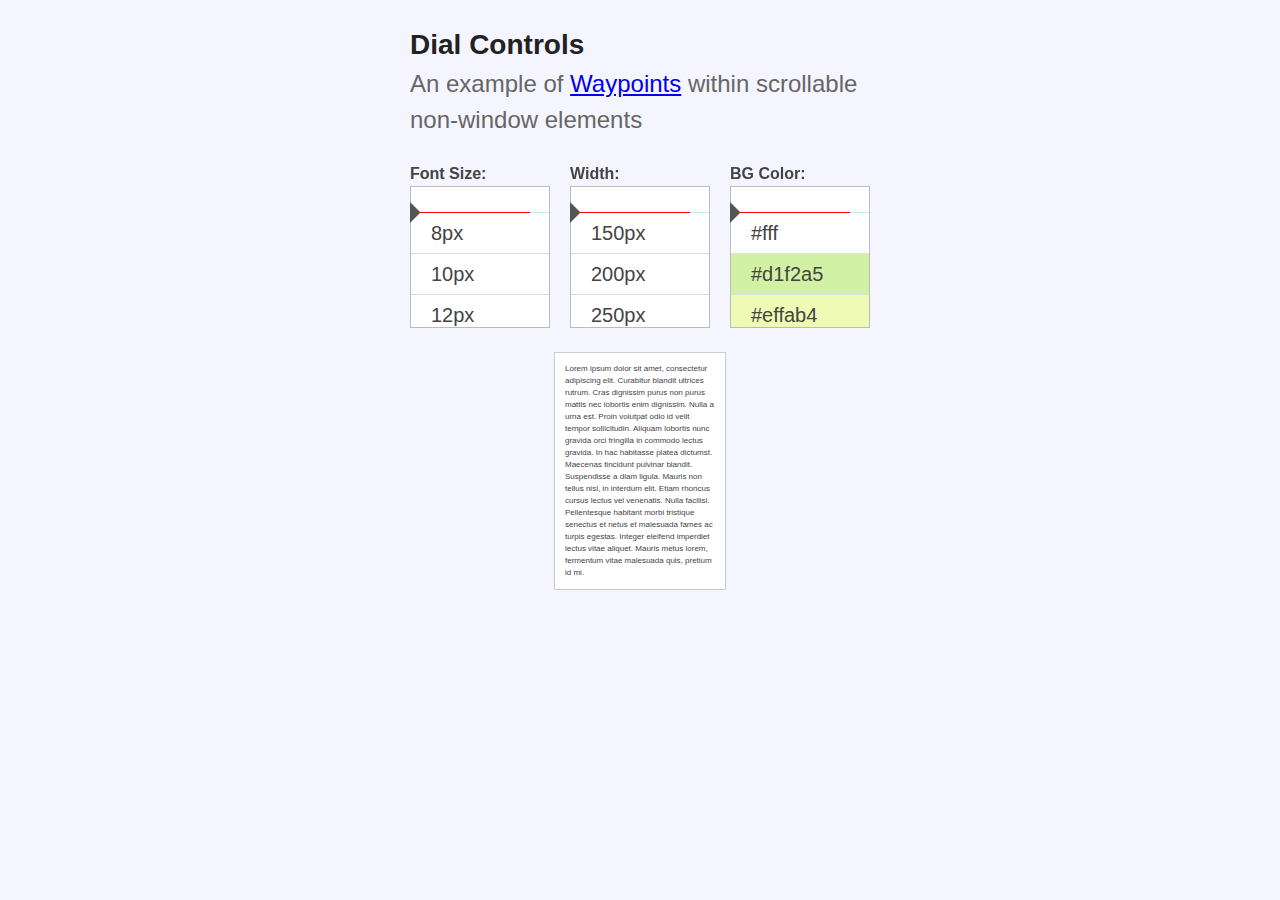
<file: components/jquery-waypoints/examples/dial-controls/index.html>
<!DOCTYPE html>

<html lang="en-US">
<head>
	<meta http-equiv="content-type" content="text/html; charset=UTF-8">
	<title>Dial Controls with jQuery Waypoints</title>
	<meta name="description" content="An example of dial controls using the jQuery Waypoints plugin">
	<meta name="viewport" content="width=480">
	<link rel="stylesheet" href="style.css" type="text/css" media="all">
	<script src="../modernizr.custom.js"></script>
</head>
<body>

<div id="wrapper">
	<hgroup>
		<h1>Dial Controls</h1>
		<h2>An example of <a href="../">Waypoints</a> within scrollable non-window elements</h2>
	</hgroup>
	
	<div data-property="font-size" class="dial first">
		<h2>Font Size:</h2>
		<ul>
			<li data-value="8px">8px</li>
			<li data-value="10px">10px</li>
			<li data-value="12px">12px</li>
			<li data-value="14px">14px</li>
			<li data-value="16px">16px</li>
			<li data-value="18px">18px</li>
			<li data-value="24px">24px</li>
			<li data-value="36px">36px</li>
			<li data-value="48px">48px</li>
			<li data-value="72px">72px</li>
		</ul>
		<div class="indicator"></div>
	</div>
	
	<div data-property="width" class="dial">
		<h2>Width:</h2>
		<ul>
			<li data-value="150px">150px</li>
			<li data-value="200px">200px</li>
			<li data-value="250px">250px</li>
			<li data-value="300px">300px</li>
			<li data-value="350px">350px</li>
			<li data-value="400px">400px</li>
			<li data-value="500px">500px</li>
			<li data-value="600px">600px</li>
			<li data-value="700px">700px</li>
			<li data-value="800px">800px</li>
			<li data-value="1024px">1024px</li>
			<li data-value="1280px">1280px</li>
		</ul>
		<div class="indicator"></div>
	</div>
	
	<div data-property="background-color" class="dial">
		<h2>BG Color:</h2>
		<ul>
			<li data-value="#fff">#fff</li>
			<li data-value="#d1f2a5">#d1f2a5</li>
			<li data-value="#effab4">#effab4</li>
			<li data-value="#ffc48c">#ffc48c</li>
			<li data-value="#ff9f80">#ff9f80</li>
			<li data-value="#f56991">#f56991</li>
		</ul>
		<div class="indicator"></div>
	</div>
</div>

<div id="main">Lorem ipsum dolor sit amet, consectetur adipiscing elit. Curabitur blandit ultrices rutrum. Cras dignissim purus non purus mattis nec lobortis enim dignissim. Nulla a urna est. Proin volutpat odio id velit tempor sollicitudin. Aliquam lobortis nunc gravida orci fringilla in commodo lectus gravida. In hac habitasse platea dictumst. Maecenas tincidunt pulvinar blandit. Suspendisse a diam ligula. Mauris non tellus nisl, in interdum elit. Etiam rhoncus cursus lectus vel venenatis. Nulla facilisi. Pellentesque habitant morbi tristique senectus et netus et malesuada fames ac turpis egestas. Integer eleifend imperdiet lectus vitae aliquet. Mauris metus lorem, fermentum vitae malesuada quis, pretium id mi.</div>

<script src="http://ajax.microsoft.com/ajax/jquery/jquery-1.4.4.min.js"></script>
<script src="../../waypoints.js"></script>

<script type="text/javascript">
$(function() {
	$('.dial li').waypoint(function(e, direction) {
		var $active = $(this);

		if (direction === "up") {
			$active = $active.prev();
		}
		if (!$active.length) $active.end();
		
		$('#main').css($active.closest('.dial').data('property'), $active.data('value'));
	}, {
		offset: 25,
		context: 'ul'
	});
});
</script>

</body>
</html>
</file>
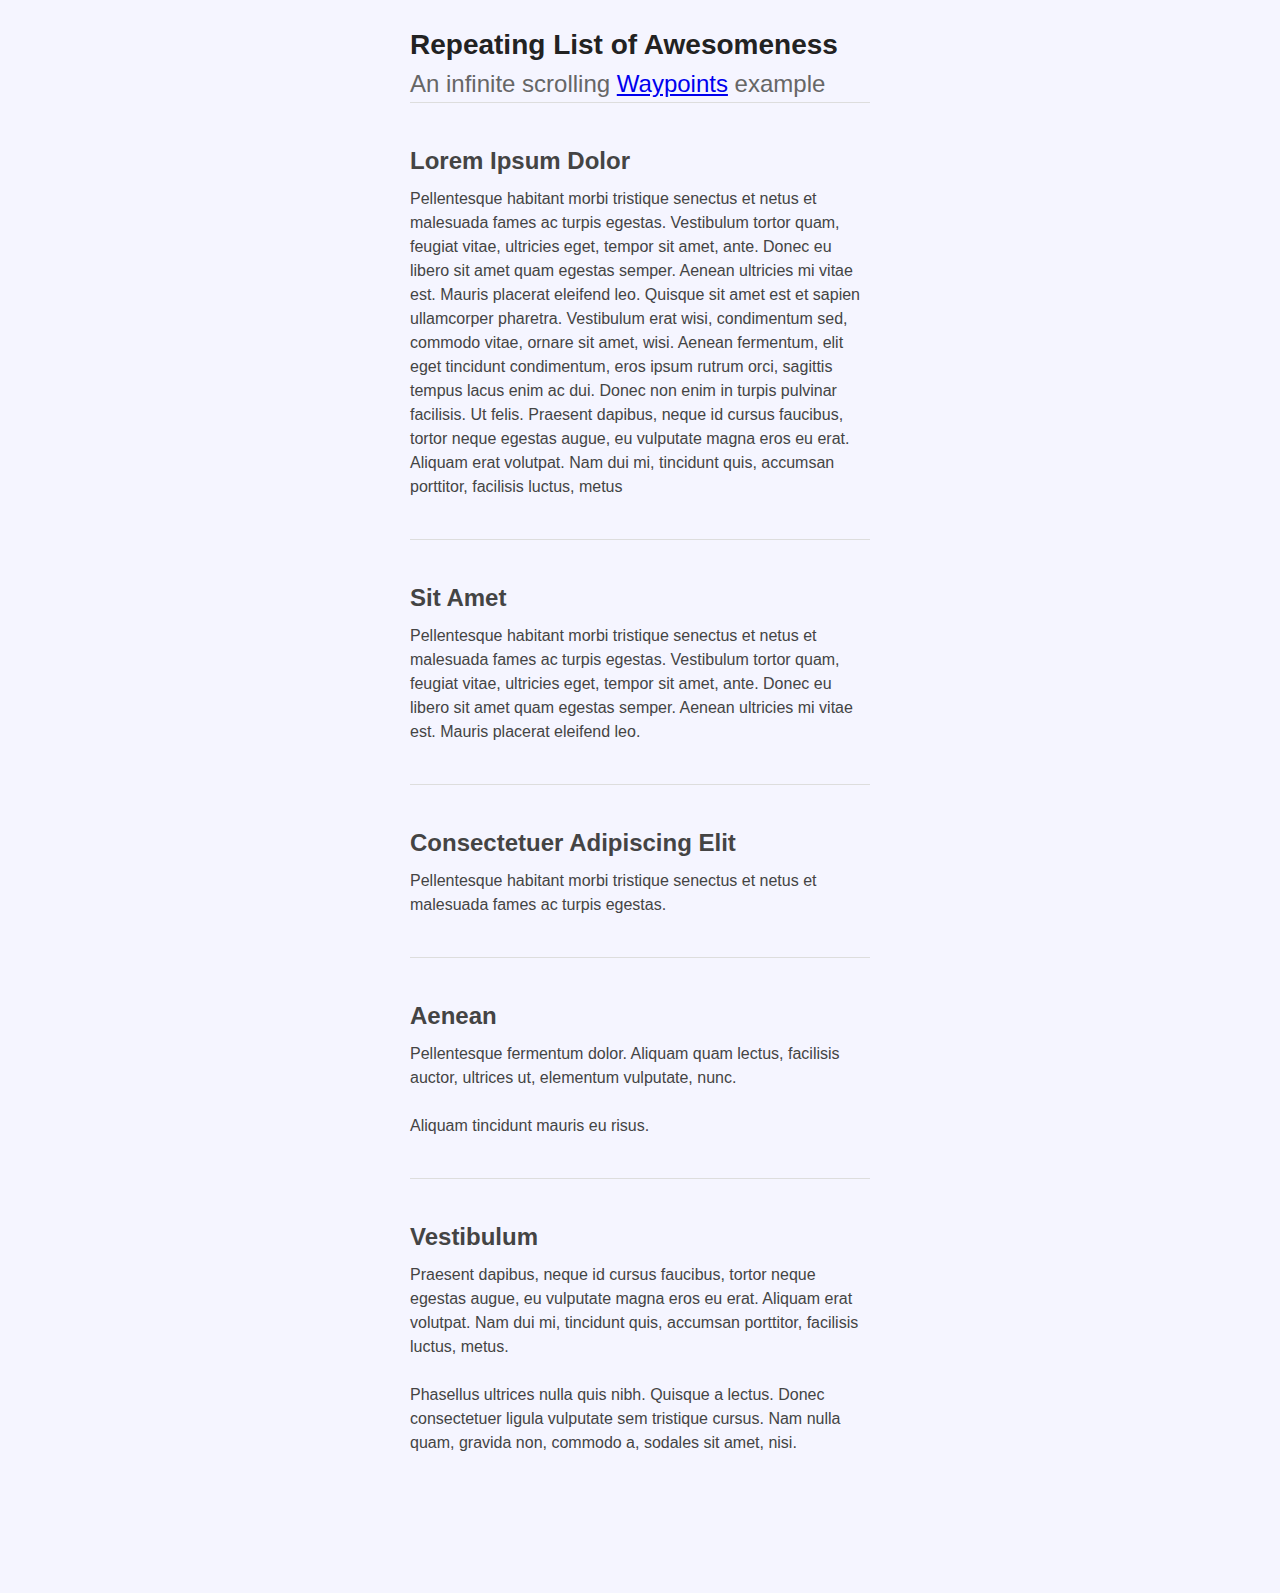
<file: components/jquery-waypoints/examples/infinite-scroll/index.html>
<!DOCTYPE html>

<html lang="en-US">
<head>
	<meta http-equiv="content-type" content="text/html; charset=UTF-8">
	<title>Infinite Scrolling with jQuery Waypoints</title>
	<meta name="description" content="An example of how to build an infinite scrolling page on top of the jQuery Waypoints plugin">
	<meta name="viewport" content="width=480">
	<link rel="stylesheet" href="style.css" type="text/css" media="all">
	<script src="../modernizr.custom.js"></script>
</head>
<body>

<div id="wrapper">
	<hgroup>
		<h1>Repeating List of Awesomeness</h1>
		<h2>An infinite scrolling <a href="../">Waypoints</a> example</h2>
	</hgroup>

	<section id="container">
		<div class="article">
			<h1>Lorem Ipsum Dolor</h1>
			<p>Pellentesque habitant morbi tristique senectus et netus et malesuada fames ac turpis egestas. Vestibulum tortor quam, feugiat vitae, ultricies eget, tempor sit amet, ante. Donec eu libero sit amet quam egestas semper. Aenean ultricies mi vitae est. Mauris placerat eleifend leo. Quisque sit amet est et sapien ullamcorper pharetra. Vestibulum erat wisi, condimentum sed, commodo vitae, ornare sit amet, wisi. Aenean fermentum, elit eget tincidunt condimentum, eros ipsum rutrum orci, sagittis tempus lacus enim ac dui. Donec non enim in turpis pulvinar facilisis. Ut felis. Praesent dapibus, neque id cursus faucibus, tortor neque egestas augue, eu vulputate magna eros eu erat. Aliquam erat volutpat. Nam dui mi, tincidunt quis, accumsan porttitor, facilisis luctus, metus</p>
		</div>

		<div class="article">
			<h1>Sit Amet</h1>
			<p>Pellentesque habitant morbi tristique senectus et netus et malesuada fames ac turpis egestas. Vestibulum tortor quam, feugiat vitae, ultricies eget, tempor sit amet, ante. Donec eu libero sit amet quam egestas semper. Aenean ultricies mi vitae est. Mauris placerat eleifend leo.</p>
		</div>

		<div class="article">
			<h1>Consectetuer Adipiscing Elit</h1>
			<p>Pellentesque habitant morbi tristique senectus et netus et malesuada fames ac turpis egestas.</p>
		</div>

		<div class="article">
			<h1>Aenean</h1>
			<p>Pellentesque fermentum dolor. Aliquam quam lectus, facilisis auctor, ultrices ut, elementum vulputate, nunc.</p>
			<p>Aliquam tincidunt mauris eu risus.</p>
		</div>

		<div class="article">
			<h1>Vestibulum</h1>
			<p>Praesent dapibus, neque id cursus faucibus, tortor neque egestas augue, eu vulputate magna eros eu erat. Aliquam erat volutpat. Nam dui mi, tincidunt quis, accumsan porttitor, facilisis luctus, metus.</p>
			<p>Phasellus ultrices nulla quis nibh. Quisque a lectus. Donec consectetuer ligula vulputate sem tristique cursus. Nam nulla quam, gravida non, commodo a, sodales sit amet, nisi.</p>
		</div>
	</section>

	<footer>
		<nav>
			<ul>
				<!-- Hijack this link for the infinite scroll -->
				<li class="more"><a href="." title="Traditional navigation link">Next Page</a></li>
			</ul>
		</nav>
	</footer>
</div>

<script src="http://ajax.microsoft.com/ajax/jquery/jquery-1.4.4.min.js"></script>
<script src="../../waypoints.js"></script>

<script type="text/javascript">
$(document).ready(function() {
	var $loading = $("<div class='loading'><p>Loading more items&hellip;</p></div>"),
	$footer = $('footer'),
	opts = {
		offset: '100%'
	};
	
	$footer.waypoint(function(event, direction) {
		$footer.waypoint('remove');
		$('body').append($loading);
		$.get($('.more a').attr('href'), function(data) {
			var $data = $(data);
			$('#container').append($data.find('.article'));
			$loading.detach();
			$('.more').replaceWith($data.find('.more'));
			$footer.waypoint(opts);
		});
	}, opts);
});
</script>

</body>
</html>
</file>
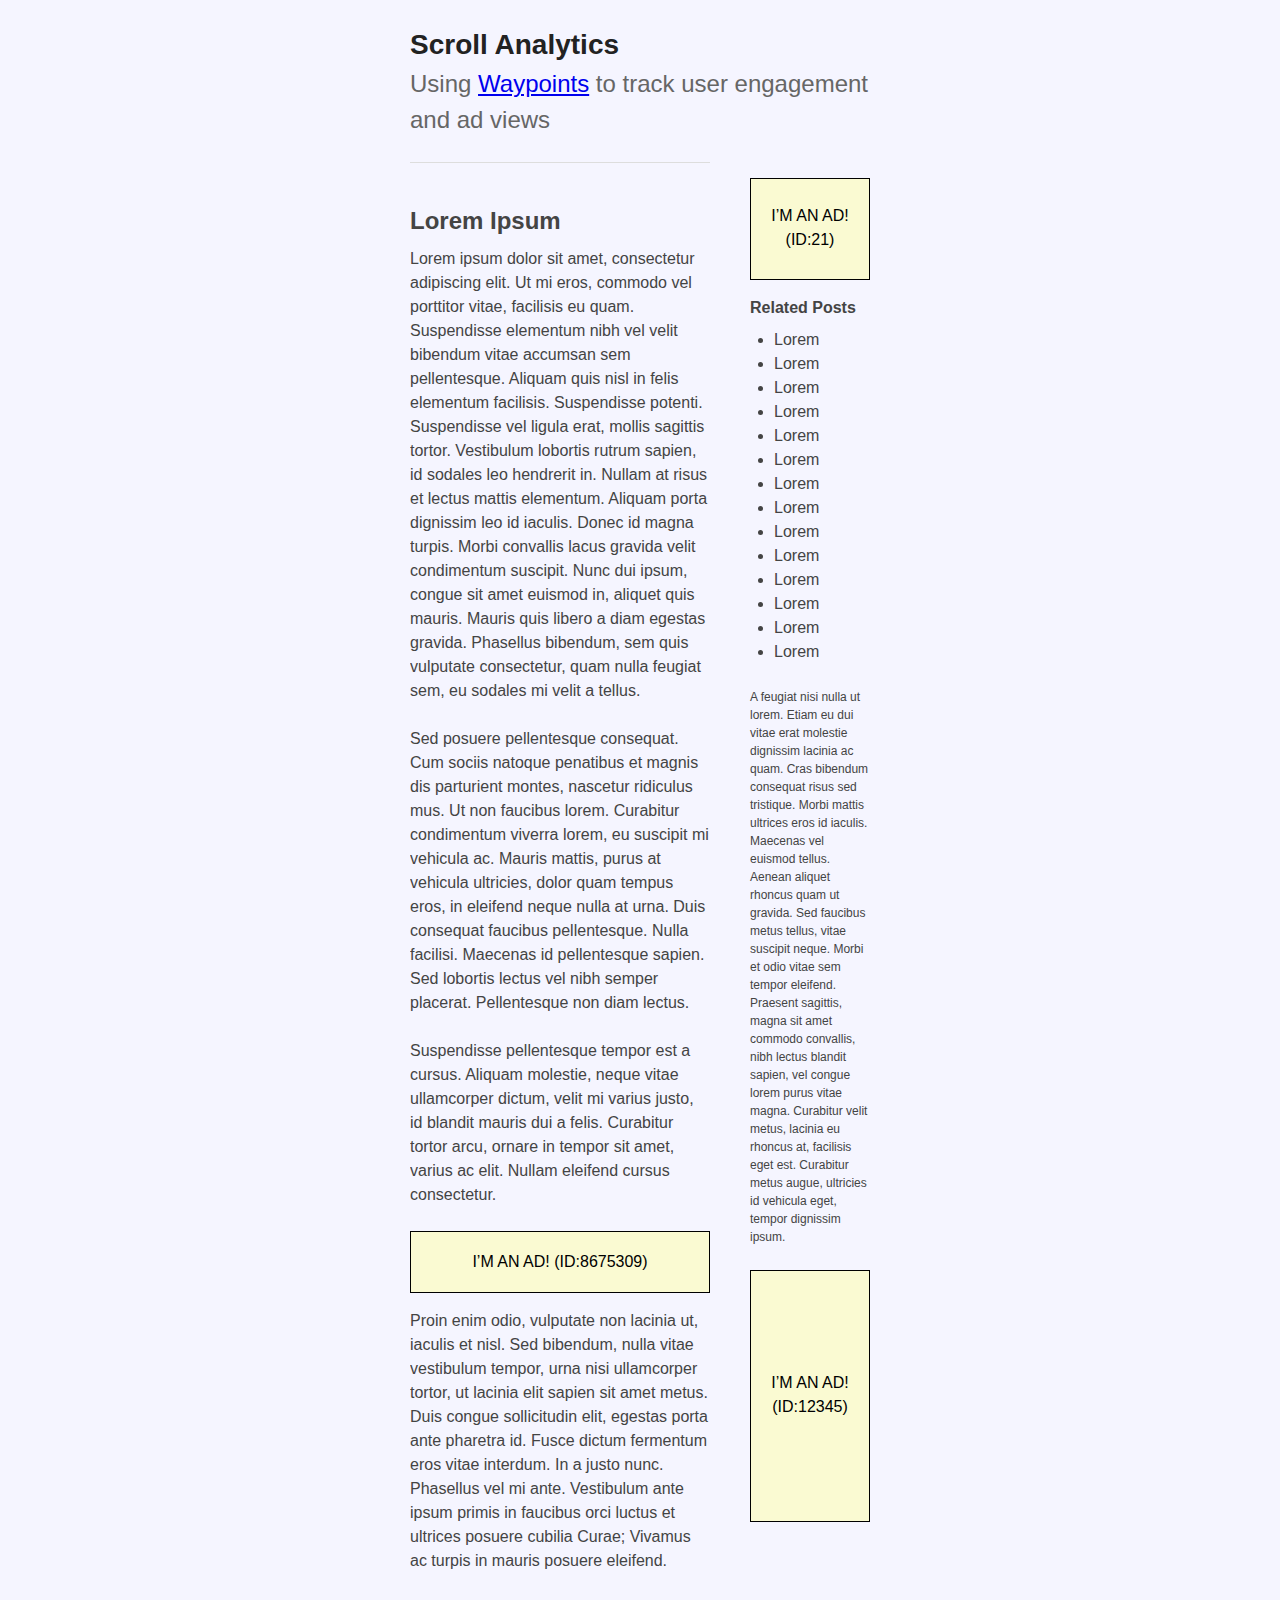
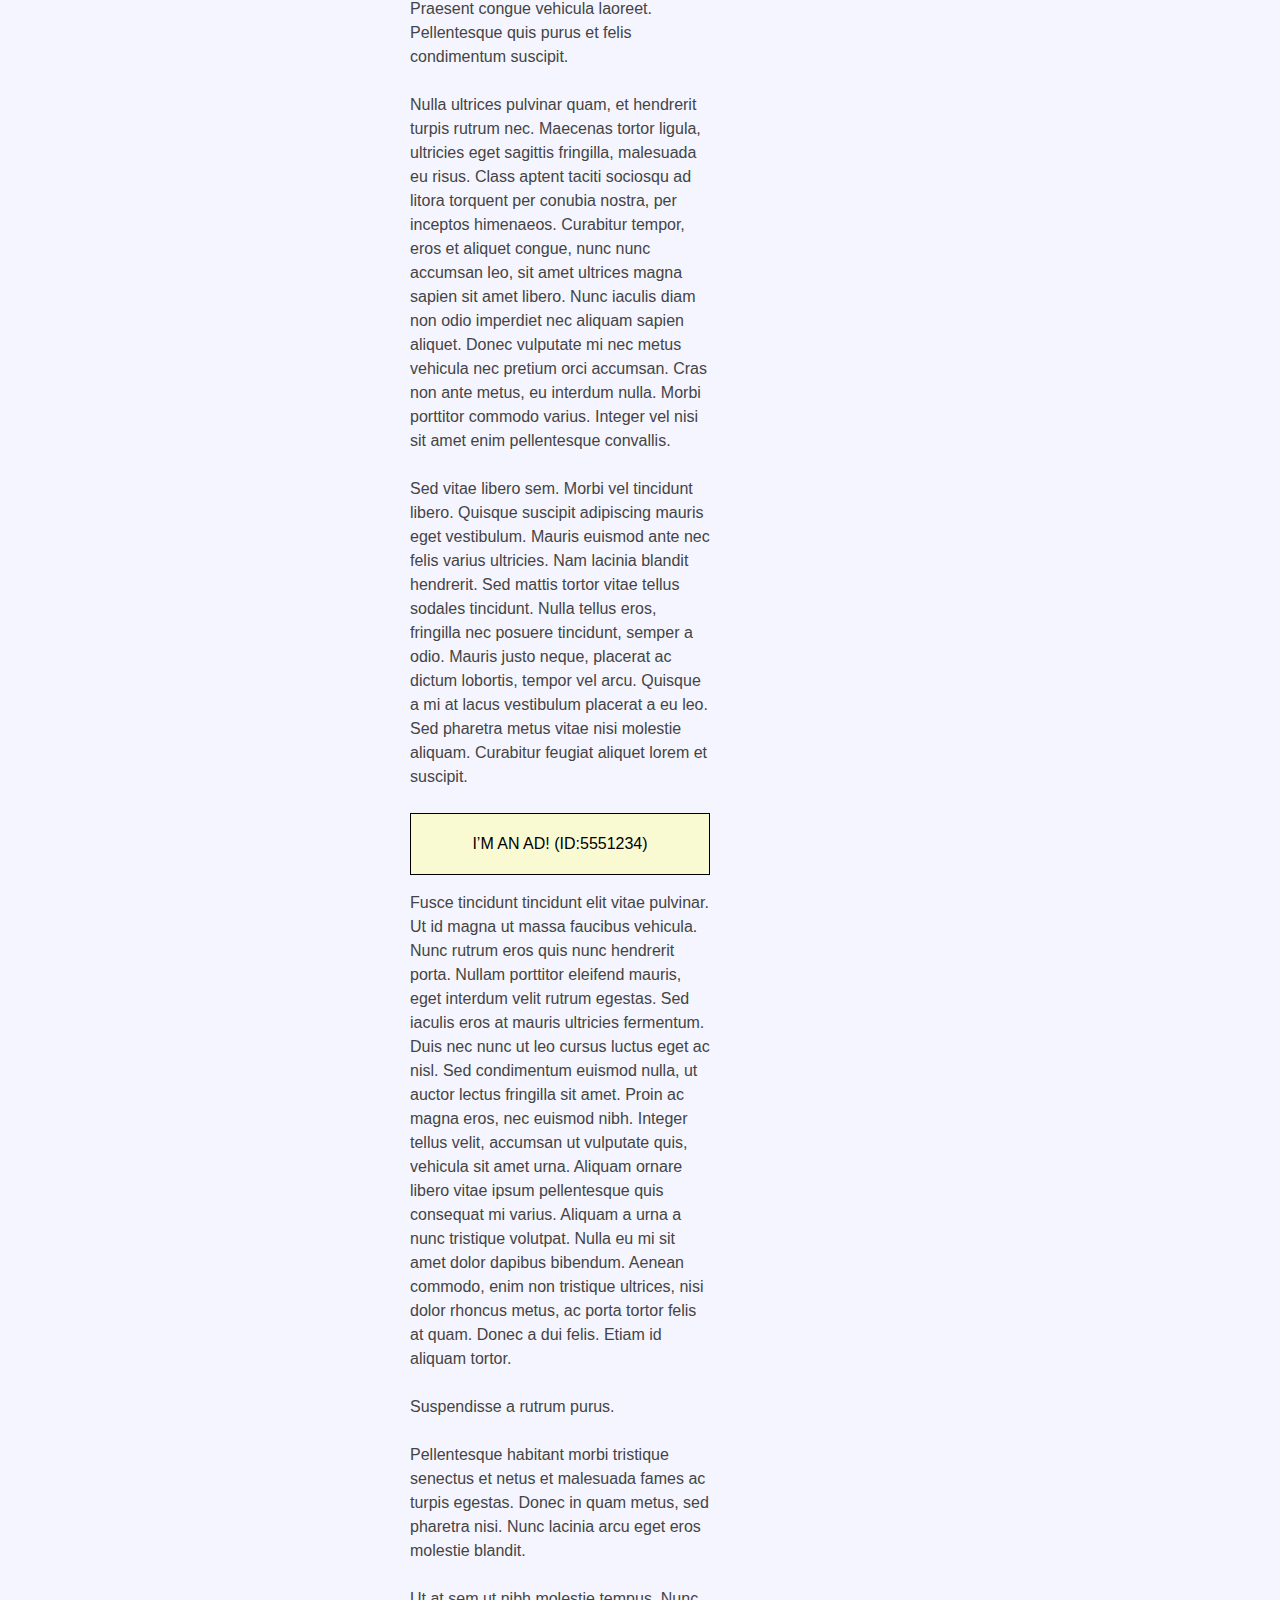
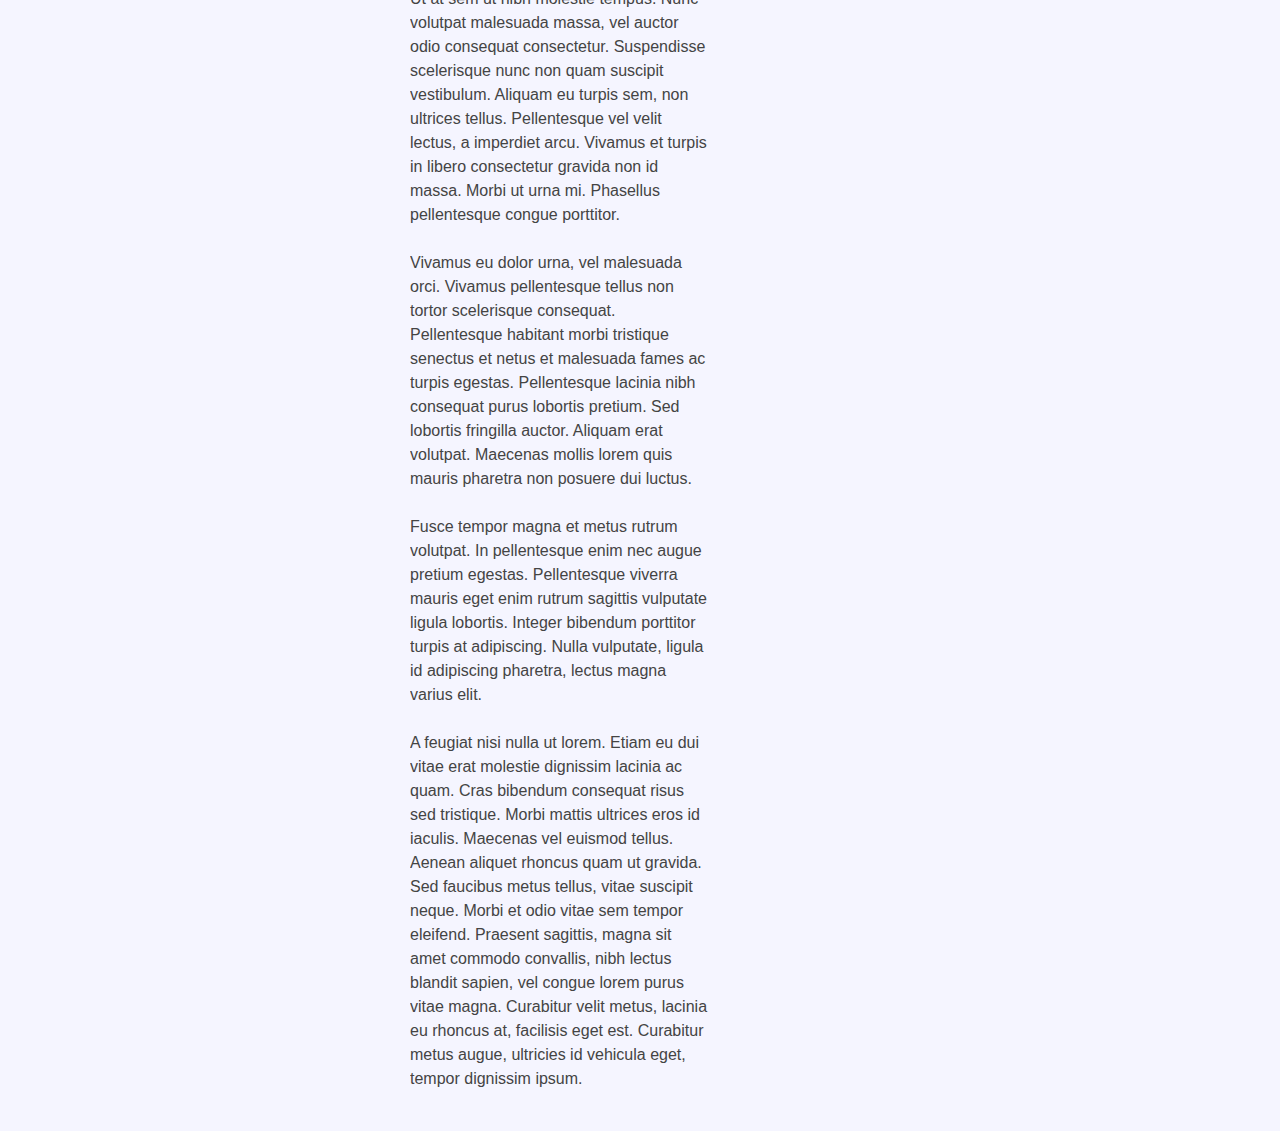
<file: components/jquery-waypoints/examples/scroll-analytics/index.html>
<!DOCTYPE html>

<html lang="en-US">
<head>
	<meta http-equiv="content-type" content="text/html; charset=UTF-8">
	<title>Scroll Analytics with jQuery Waypoints</title>
	<meta name="description" content="An example of how to use the jQuery Waypoints plugin to track ad views more accurately and respond to engaged users when they reach the end of content">
	<meta name="viewport" content="width=480">
	<link rel="stylesheet" href="style.css" type="text/css" media="all">
	<script src="../modernizr.custom.js"></script>
</head>
<body>

<div id="wrapper">
	<hgroup>
		<h1>Scroll Analytics</h1>
		<h2>Using <a href="../">Waypoints</a> to track user engagement and ad views</h2>
	</hgroup>

	<article id="lcol">
		<h1>Lorem Ipsum</h1>
		
		<p>Lorem ipsum dolor sit amet, consectetur adipiscing elit. Ut mi eros, commodo vel porttitor vitae, facilisis eu quam. Suspendisse elementum nibh vel velit bibendum vitae accumsan sem pellentesque. Aliquam quis nisl in felis elementum facilisis. Suspendisse potenti. Suspendisse vel ligula erat, mollis sagittis tortor. Vestibulum lobortis rutrum sapien, id sodales leo hendrerit in. Nullam at risus et lectus mattis elementum. Aliquam porta dignissim leo id iaculis. Donec id magna turpis. Morbi convallis lacus gravida velit condimentum suscipit. Nunc dui ipsum, congue sit amet euismod in, aliquet quis mauris. Mauris quis libero a diam egestas gravida. Phasellus bibendum, sem quis vulputate consectetur, quam nulla feugiat sem, eu sodales mi velit a tellus.</p>

		<p>Sed posuere pellentesque consequat. Cum sociis natoque penatibus et magnis dis parturient montes, nascetur ridiculus mus. Ut non faucibus lorem. Curabitur condimentum viverra lorem, eu suscipit mi vehicula ac. Mauris mattis, purus at vehicula ultricies, dolor quam tempus eros, in eleifend neque nulla at urna. Duis consequat faucibus pellentesque. Nulla facilisi. Maecenas id pellentesque sapien. Sed lobortis lectus vel nibh semper placerat. Pellentesque non diam lectus.</p>

		<p>Suspendisse pellentesque tempor est a cursus. Aliquam molestie, neque vitae ullamcorper dictum, velit mi varius justo, id blandit mauris dui a felis. Curabitur tortor arcu, ornare in tempor sit amet, varius ac elit. Nullam eleifend cursus consectetur.</p>
		
		<div class="ad-unit" data-analyticsid="8675309">I&rsquo;m an ad! (ID:8675309)</div>
		
		<p>Proin enim odio, vulputate non lacinia ut, iaculis et nisl. Sed bibendum, nulla vitae vestibulum tempor, urna nisi ullamcorper tortor, ut lacinia elit sapien sit amet metus. Duis congue sollicitudin elit, egestas porta ante pharetra id. Fusce dictum fermentum eros vitae interdum. In a justo nunc. Phasellus vel mi ante. Vestibulum ante ipsum primis in faucibus orci luctus et ultrices posuere cubilia Curae; Vivamus ac turpis in mauris posuere eleifend.</p>
		
		<p>Praesent congue vehicula laoreet. Pellentesque quis purus et felis condimentum suscipit.</p>

		<p>Nulla ultrices pulvinar quam, et hendrerit turpis rutrum nec. Maecenas tortor ligula, ultricies eget sagittis fringilla, malesuada eu risus. Class aptent taciti sociosqu ad litora torquent per conubia nostra, per inceptos himenaeos. Curabitur tempor, eros et aliquet congue, nunc nunc accumsan leo, sit amet ultrices magna sapien sit amet libero. Nunc iaculis diam non odio imperdiet nec aliquam sapien aliquet. Donec vulputate mi nec metus vehicula nec pretium orci accumsan. Cras non ante metus, eu interdum nulla. Morbi porttitor commodo varius. Integer vel nisi sit amet enim pellentesque convallis.</p>
			
		<p>Sed vitae libero sem. Morbi vel tincidunt libero. Quisque suscipit adipiscing mauris eget vestibulum. Mauris euismod ante nec felis varius ultricies. Nam lacinia blandit hendrerit. Sed mattis tortor vitae tellus sodales tincidunt. Nulla tellus eros, fringilla nec posuere tincidunt, semper a odio. Mauris justo neque, placerat ac dictum lobortis, tempor vel arcu. Quisque a mi at lacus vestibulum placerat a eu leo. Sed pharetra metus vitae nisi molestie aliquam. Curabitur feugiat aliquet lorem et suscipit.</p>
		
		<div class="ad-unit" data-analyticsid="5551234">I&rsquo;m an ad! (ID:5551234)</div>
		
		<p>Fusce tincidunt tincidunt elit vitae pulvinar. Ut id magna ut massa faucibus vehicula. Nunc rutrum eros quis nunc hendrerit porta. Nullam porttitor eleifend mauris, eget interdum velit rutrum egestas. Sed iaculis eros at mauris ultricies fermentum. Duis nec nunc ut leo cursus luctus eget ac nisl. Sed condimentum euismod nulla, ut auctor lectus fringilla sit amet. Proin ac magna eros, nec euismod nibh. Integer tellus velit, accumsan ut vulputate quis, vehicula sit amet urna. Aliquam ornare libero vitae ipsum pellentesque quis consequat mi varius. Aliquam a urna a nunc tristique volutpat. Nulla eu mi sit amet dolor dapibus bibendum. Aenean commodo, enim non tristique ultrices, nisi dolor rhoncus metus, ac porta tortor felis at quam. Donec a dui felis. Etiam id aliquam tortor.</p>
		
		<p>Suspendisse a rutrum purus.</p>
		
		<p>Pellentesque habitant morbi tristique senectus et netus et malesuada fames ac turpis egestas. Donec in quam metus, sed pharetra nisi. Nunc lacinia arcu eget eros molestie blandit.</p>

		<p>Ut at sem ut nibh molestie tempus. Nunc volutpat malesuada massa, vel auctor odio consequat consectetur. Suspendisse scelerisque nunc non quam suscipit vestibulum. Aliquam eu turpis sem, non ultrices tellus. Pellentesque vel velit lectus, a imperdiet arcu. Vivamus et turpis in libero consectetur gravida non id massa. Morbi ut urna mi. Phasellus pellentesque congue porttitor.</p>
		
		<p>Vivamus eu dolor urna, vel malesuada orci. Vivamus pellentesque tellus non tortor scelerisque consequat. Pellentesque habitant morbi tristique senectus et netus et malesuada fames ac turpis egestas. Pellentesque lacinia nibh consequat purus lobortis pretium. Sed lobortis fringilla auctor. Aliquam erat volutpat. Maecenas mollis lorem quis mauris pharetra non posuere dui luctus.</p>

		<p>Fusce tempor magna et metus rutrum volutpat. In pellentesque enim nec augue pretium egestas. Pellentesque viverra mauris eget enim rutrum sagittis vulputate ligula lobortis. Integer bibendum porttitor turpis at adipiscing. Nulla vulputate, ligula id adipiscing pharetra, lectus magna varius elit.</p>
		
		<p>A feugiat nisi nulla ut lorem. Etiam eu dui vitae erat molestie dignissim lacinia ac quam. Cras bibendum consequat risus sed tristique. Morbi mattis ultrices eros id iaculis. Maecenas vel euismod tellus. Aenean aliquet rhoncus quam ut gravida. Sed faucibus metus tellus, vitae suscipit neque. Morbi et odio vitae sem tempor eleifend. Praesent sagittis, magna sit amet commodo convallis, nibh lectus blandit sapien, vel congue lorem purus vitae magna. Curabitur velit metus, lacinia eu rhoncus at, facilisis eget est. Curabitur metus augue, ultricies id vehicula eget, tempor dignissim ipsum.</p>
	</article>
	
	<aside id="rcol">
		<div class="ad-unit short" data-analyticsid="21">I&rsquo;m an ad! (ID:21)</div>
		
		<h2>Related Posts</h2>
		<ul>
			<li>Lorem</li>
			<li>Lorem</li>
			<li>Lorem</li>
			<li>Lorem</li>
			<li>Lorem</li>
			<li>Lorem</li>
			<li>Lorem</li>
			<li>Lorem</li>
			<li>Lorem</li>
			<li>Lorem</li>
			<li>Lorem</li>
			<li>Lorem</li>
			<li>Lorem</li>
			<li>Lorem</li>
		</ul>
		
		<p>A feugiat nisi nulla ut lorem. Etiam eu dui vitae erat molestie dignissim lacinia ac quam. Cras bibendum consequat risus sed tristique. Morbi mattis ultrices eros id iaculis. Maecenas vel euismod tellus. Aenean aliquet rhoncus quam ut gravida. Sed faucibus metus tellus, vitae suscipit neque. Morbi et odio vitae sem tempor eleifend. Praesent sagittis, magna sit amet commodo convallis, nibh lectus blandit sapien, vel congue lorem purus vitae magna. Curabitur velit metus, lacinia eu rhoncus at, facilisis eget est. Curabitur metus augue, ultricies id vehicula eget, tempor dignissim ipsum.</p>
		
		<div class="ad-unit" data-analyticsid="12345">I&rsquo;m an ad! (ID:12345)</div>
	</aside>
</div>

<script src="http://ajax.microsoft.com/ajax/jquery/jquery-1.4.4.min.js"></script>
<script src="../../waypoints.js"></script>

<script type="text/javascript">
$(document).ready(function() {
	$('body').append($("<div class='popup hiding' id='article-finished'>You have finished reading the article.  Instead of this popup we could track a custom analytics event or show links to related articles the user may be interested in reading. (<a href='http://www.nytimes.com/2011/02/16/technology/16dell.html?ref=technology' target='_blank'>New York Times Online articles</a> do this.)</div>"));
	
	function recordAdEvent(trackid) {
		var el = ($("div[data-analyticsid='"+trackid+"']")),
		popup = $("<div class='popup'>This ad came into your viewport.  Instead of a popup we would track a custom analytics event with this ad&rsquo;s ID: "+trackid+".  Beats using pageviews to track ad views.</div>"),
		close = $("<a href='#' class='close'>X</a>");
		
		el.addClass('active');
		popup.append(close);
		$('body').append(popup);
		popup.css('width', el.outerWidth() - 10);
		popup.css({
			'top': el.offset().top - popup.outerHeight(),
			'left': el.offset().left
		});
		close.click(function(event) {
			$(this).parent().remove();
			el.removeClass('active');
			event.preventDefault();
		});
	}
	
	$('.ad-unit').waypoint(function(event) {
		recordAdEvent($(this).data('analyticsid'));
		event.stopPropagation();
	}, {
		triggerOnce: true,
		offset: 'bottom-in-view'
	});
	
	$('article').waypoint(function(event, direction) {
		$('#article-finished').toggleClass('hiding', direction === "up");
	}, {
		offset: function() {
			return $.waypoints('viewportHeight') - $(this).height();
		}
	});
});
</script>

</body>
</html>
</file>
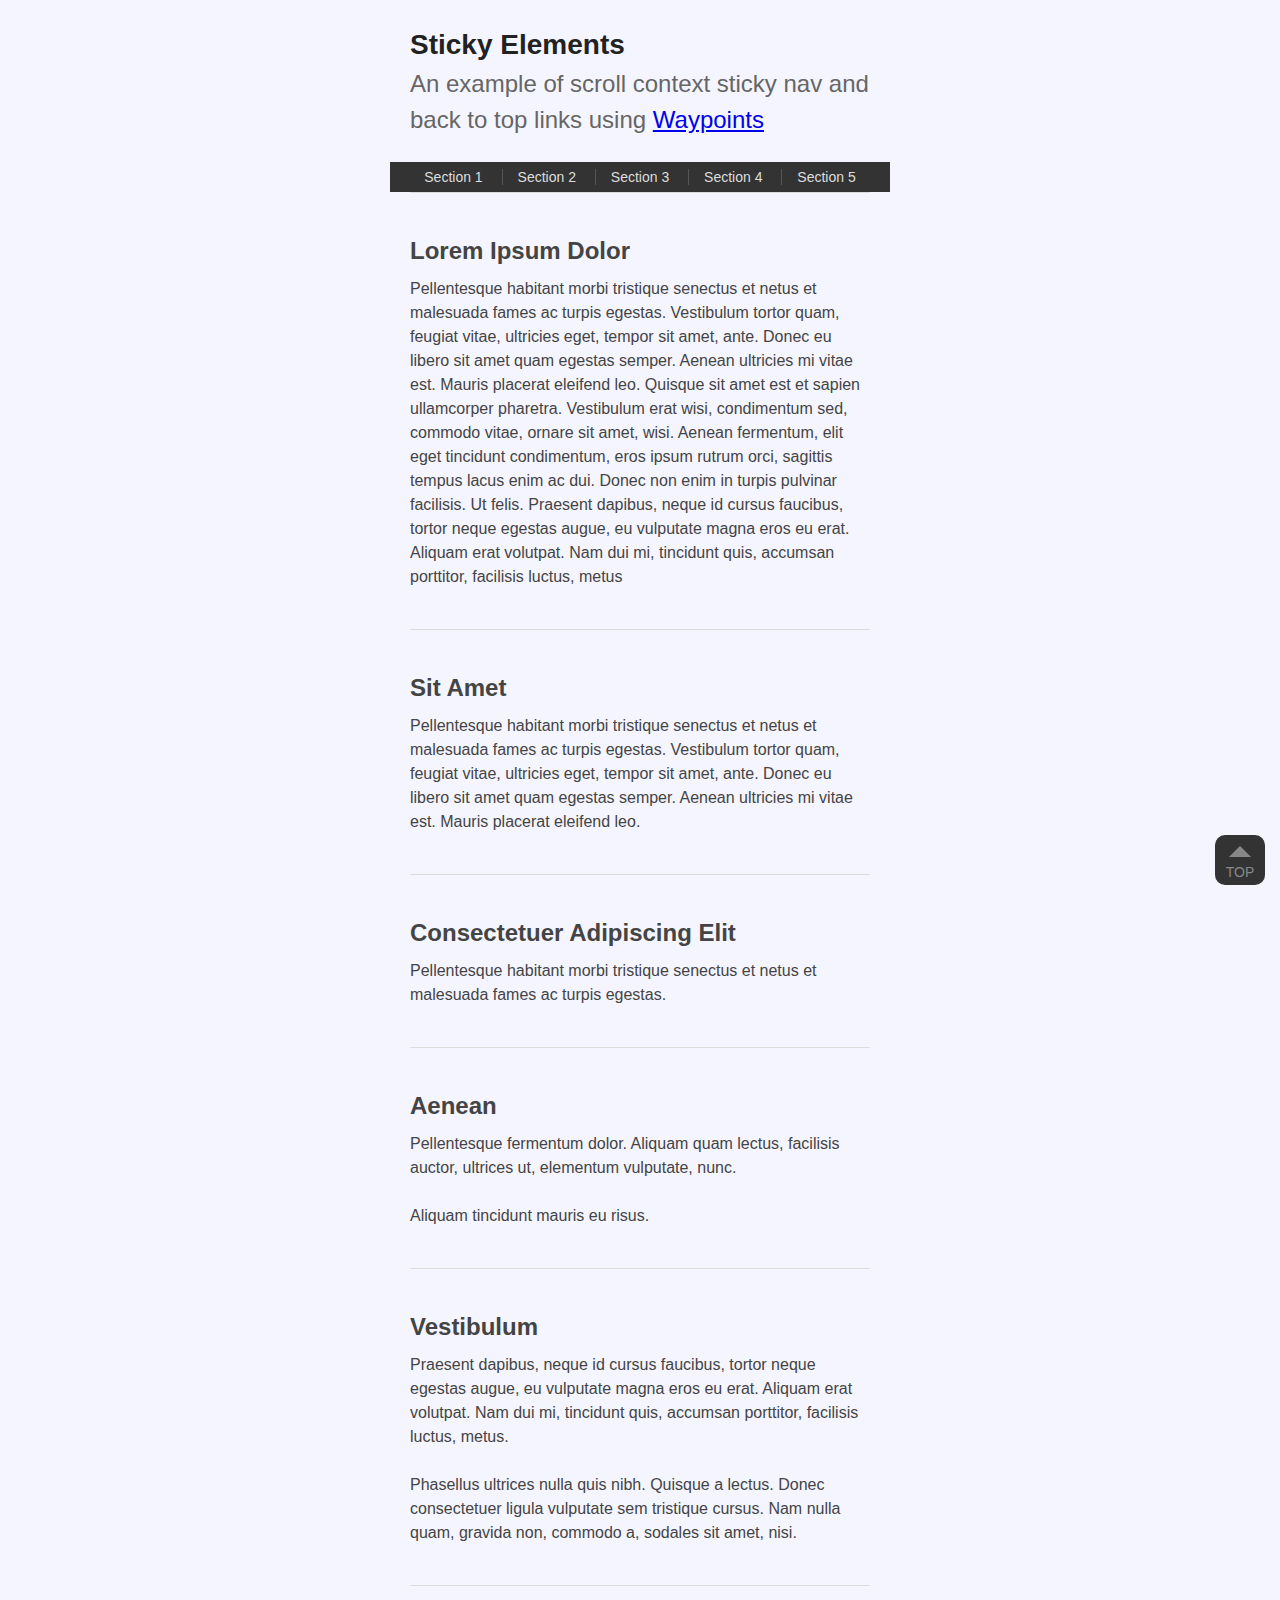
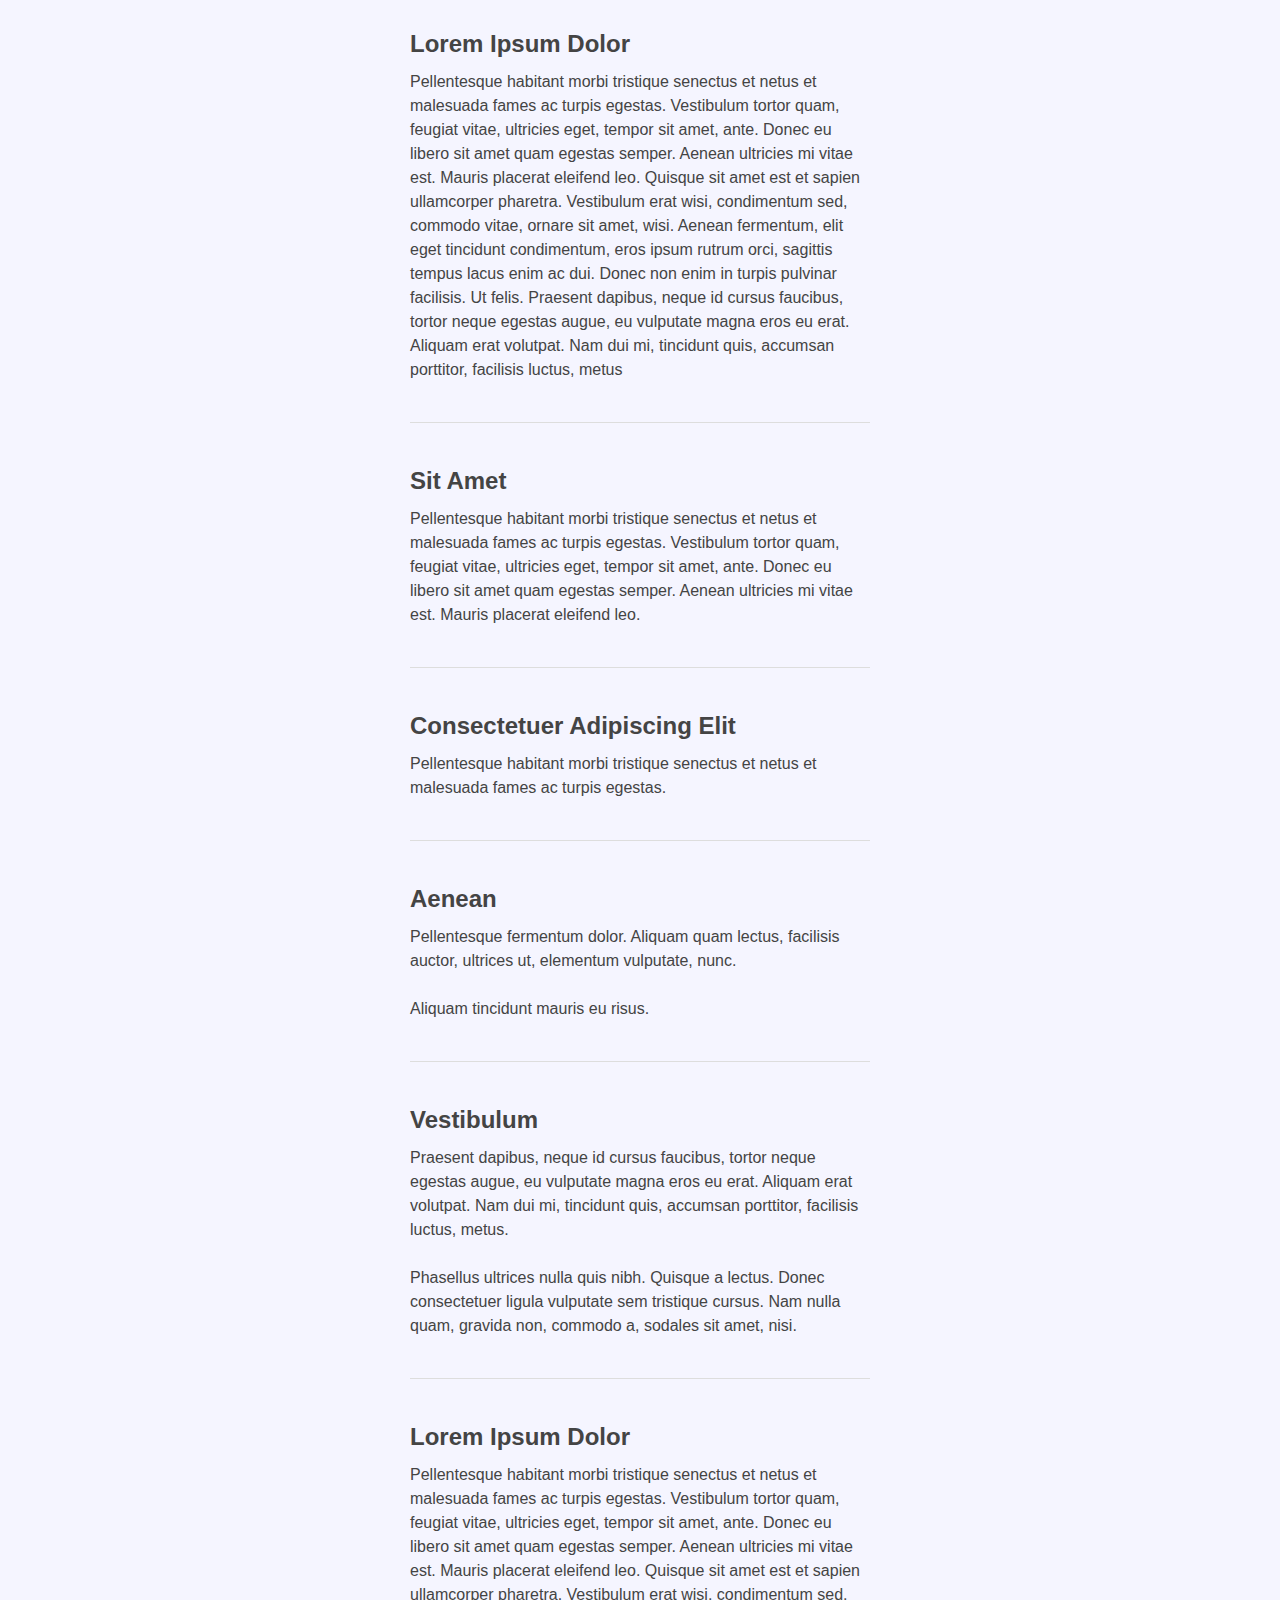
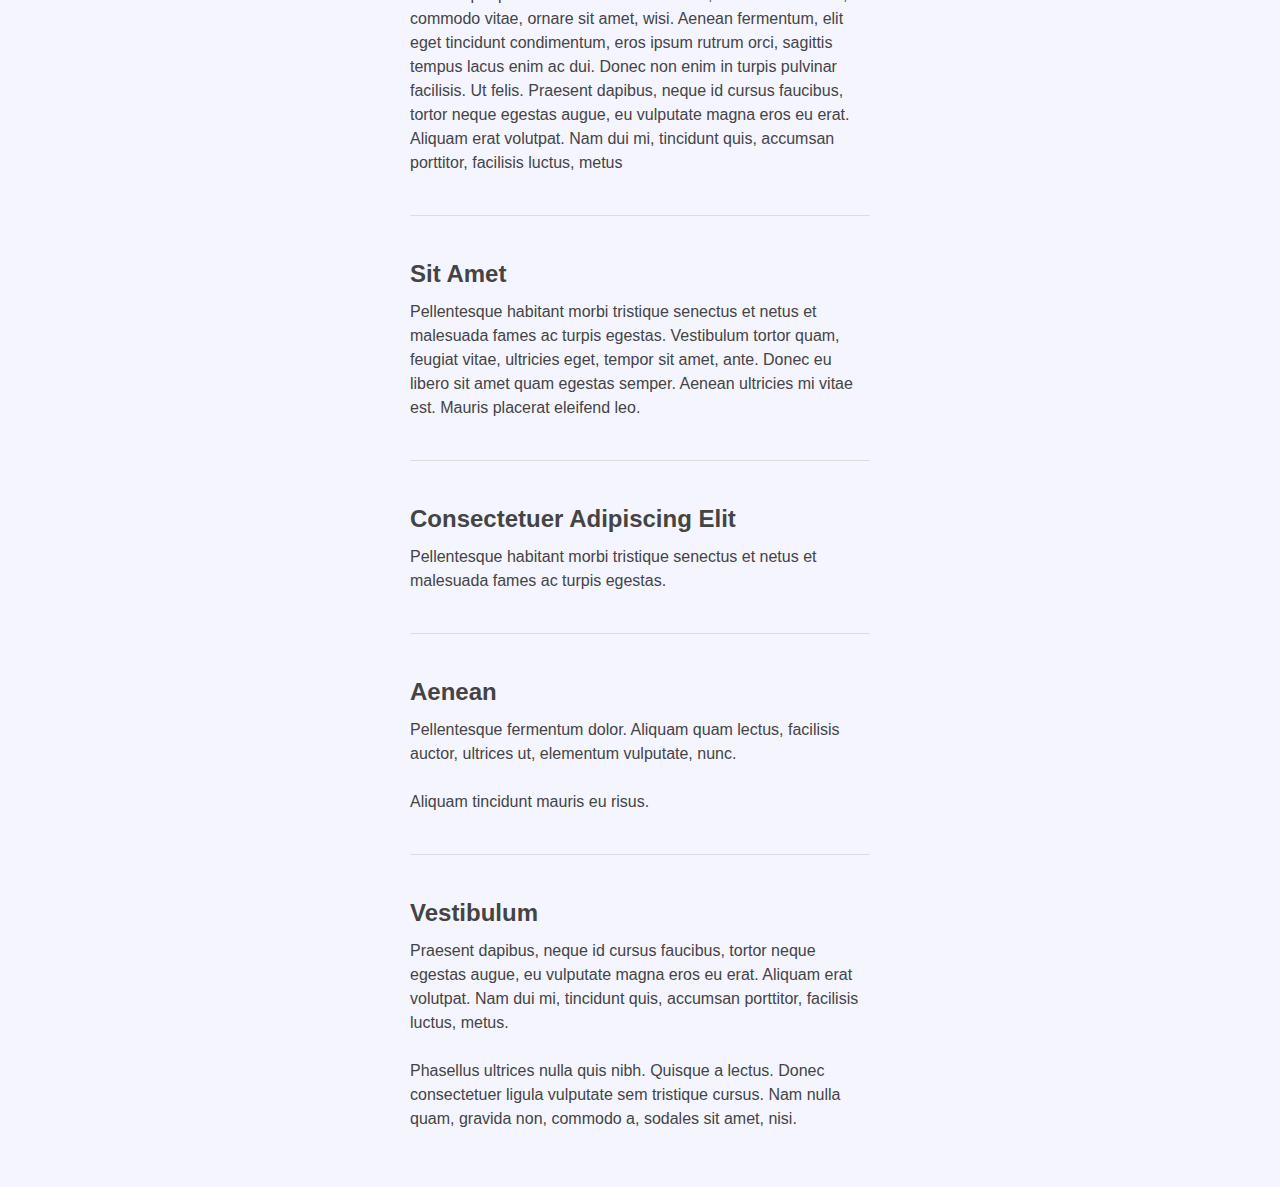
<file: components/jquery-waypoints/examples/sticky-elements/index.html>
<!DOCTYPE html>

<html lang="en-US">
<head>
	<meta http-equiv="content-type" content="text/html; charset=UTF-8">
	<title>Sticky Elements with jQuery Waypoints</title>
	<meta name="description" content="An example of context aware sticky navigation and back to top links using the jQuery Waypoints plugin">
	<meta name="viewport" content="width=480">
	<link rel="stylesheet" href="style.css" type="text/css" media="all">
	<script src="../modernizr.custom.js"></script>
</head>
<body>

<div id="wrapper">
	<hgroup>
		<h1>Sticky Elements</h1>
		<h2>An example of scroll context sticky nav and back to top links using <a href="../">Waypoints</a></h2>
	</hgroup>

	<div id="main-nav-holder">
		<nav id="main-nav">
			<ul>
				<li>Section 1</li>
				<li>Section 2</li>
				<li>Section 3</li>
				<li>Section 4</li>
				<li>Section 5</li>
			</ul>
		</nav>
	</div>

	<section id="container">
		<article>
			<h1>Lorem Ipsum Dolor</h1>
			<p>Pellentesque habitant morbi tristique senectus et netus et malesuada fames ac turpis egestas. Vestibulum tortor quam, feugiat vitae, ultricies eget, tempor sit amet, ante. Donec eu libero sit amet quam egestas semper. Aenean ultricies mi vitae est. Mauris placerat eleifend leo. Quisque sit amet est et sapien ullamcorper pharetra. Vestibulum erat wisi, condimentum sed, commodo vitae, ornare sit amet, wisi. Aenean fermentum, elit eget tincidunt condimentum, eros ipsum rutrum orci, sagittis tempus lacus enim ac dui. Donec non enim in turpis pulvinar facilisis. Ut felis. Praesent dapibus, neque id cursus faucibus, tortor neque egestas augue, eu vulputate magna eros eu erat. Aliquam erat volutpat. Nam dui mi, tincidunt quis, accumsan porttitor, facilisis luctus, metus</p>
		</article>

		<article>
			<h1>Sit Amet</h1>
			<p>Pellentesque habitant morbi tristique senectus et netus et malesuada fames ac turpis egestas. Vestibulum tortor quam, feugiat vitae, ultricies eget, tempor sit amet, ante. Donec eu libero sit amet quam egestas semper. Aenean ultricies mi vitae est. Mauris placerat eleifend leo.</p>
		</article>

		<article>
			<h1>Consectetuer Adipiscing Elit</h1>
			<p>Pellentesque habitant morbi tristique senectus et netus et malesuada fames ac turpis egestas.</p>
		</article>

		<article>
			<h1>Aenean</h1>
			<p>Pellentesque fermentum dolor. Aliquam quam lectus, facilisis auctor, ultrices ut, elementum vulputate, nunc.</p>
			<p>Aliquam tincidunt mauris eu risus.</p>
		</article>

		<article>
			<h1>Vestibulum</h1>
			<p>Praesent dapibus, neque id cursus faucibus, tortor neque egestas augue, eu vulputate magna eros eu erat. Aliquam erat volutpat. Nam dui mi, tincidunt quis, accumsan porttitor, facilisis luctus, metus.</p>
			<p>Phasellus ultrices nulla quis nibh. Quisque a lectus. Donec consectetuer ligula vulputate sem tristique cursus. Nam nulla quam, gravida non, commodo a, sodales sit amet, nisi.</p>
		</article>
		
		<article>
			<h1>Lorem Ipsum Dolor</h1>
			<p>Pellentesque habitant morbi tristique senectus et netus et malesuada fames ac turpis egestas. Vestibulum tortor quam, feugiat vitae, ultricies eget, tempor sit amet, ante. Donec eu libero sit amet quam egestas semper. Aenean ultricies mi vitae est. Mauris placerat eleifend leo. Quisque sit amet est et sapien ullamcorper pharetra. Vestibulum erat wisi, condimentum sed, commodo vitae, ornare sit amet, wisi. Aenean fermentum, elit eget tincidunt condimentum, eros ipsum rutrum orci, sagittis tempus lacus enim ac dui. Donec non enim in turpis pulvinar facilisis. Ut felis. Praesent dapibus, neque id cursus faucibus, tortor neque egestas augue, eu vulputate magna eros eu erat. Aliquam erat volutpat. Nam dui mi, tincidunt quis, accumsan porttitor, facilisis luctus, metus</p>
		</article>

		<article>
			<h1>Sit Amet</h1>
			<p>Pellentesque habitant morbi tristique senectus et netus et malesuada fames ac turpis egestas. Vestibulum tortor quam, feugiat vitae, ultricies eget, tempor sit amet, ante. Donec eu libero sit amet quam egestas semper. Aenean ultricies mi vitae est. Mauris placerat eleifend leo.</p>
		</article>

		<article>
			<h1>Consectetuer Adipiscing Elit</h1>
			<p>Pellentesque habitant morbi tristique senectus et netus et malesuada fames ac turpis egestas.</p>
		</article>

		<article>
			<h1>Aenean</h1>
			<p>Pellentesque fermentum dolor. Aliquam quam lectus, facilisis auctor, ultrices ut, elementum vulputate, nunc.</p>
			<p>Aliquam tincidunt mauris eu risus.</p>
		</article>

		<article>
			<h1>Vestibulum</h1>
			<p>Praesent dapibus, neque id cursus faucibus, tortor neque egestas augue, eu vulputate magna eros eu erat. Aliquam erat volutpat. Nam dui mi, tincidunt quis, accumsan porttitor, facilisis luctus, metus.</p>
			<p>Phasellus ultrices nulla quis nibh. Quisque a lectus. Donec consectetuer ligula vulputate sem tristique cursus. Nam nulla quam, gravida non, commodo a, sodales sit amet, nisi.</p>
		</article>
		
		<article>
			<h1>Lorem Ipsum Dolor</h1>
			<p>Pellentesque habitant morbi tristique senectus et netus et malesuada fames ac turpis egestas. Vestibulum tortor quam, feugiat vitae, ultricies eget, tempor sit amet, ante. Donec eu libero sit amet quam egestas semper. Aenean ultricies mi vitae est. Mauris placerat eleifend leo. Quisque sit amet est et sapien ullamcorper pharetra. Vestibulum erat wisi, condimentum sed, commodo vitae, ornare sit amet, wisi. Aenean fermentum, elit eget tincidunt condimentum, eros ipsum rutrum orci, sagittis tempus lacus enim ac dui. Donec non enim in turpis pulvinar facilisis. Ut felis. Praesent dapibus, neque id cursus faucibus, tortor neque egestas augue, eu vulputate magna eros eu erat. Aliquam erat volutpat. Nam dui mi, tincidunt quis, accumsan porttitor, facilisis luctus, metus</p>
		</article>

		<article>
			<h1>Sit Amet</h1>
			<p>Pellentesque habitant morbi tristique senectus et netus et malesuada fames ac turpis egestas. Vestibulum tortor quam, feugiat vitae, ultricies eget, tempor sit amet, ante. Donec eu libero sit amet quam egestas semper. Aenean ultricies mi vitae est. Mauris placerat eleifend leo.</p>
		</article>

		<article>
			<h1>Consectetuer Adipiscing Elit</h1>
			<p>Pellentesque habitant morbi tristique senectus et netus et malesuada fames ac turpis egestas.</p>
		</article>

		<article>
			<h1>Aenean</h1>
			<p>Pellentesque fermentum dolor. Aliquam quam lectus, facilisis auctor, ultrices ut, elementum vulputate, nunc.</p>
			<p>Aliquam tincidunt mauris eu risus.</p>
		</article>

		<article>
			<h1>Vestibulum</h1>
			<p>Praesent dapibus, neque id cursus faucibus, tortor neque egestas augue, eu vulputate magna eros eu erat. Aliquam erat volutpat. Nam dui mi, tincidunt quis, accumsan porttitor, facilisis luctus, metus.</p>
			<p>Phasellus ultrices nulla quis nibh. Quisque a lectus. Donec consectetuer ligula vulputate sem tristique cursus. Nam nulla quam, gravida non, commodo a, sodales sit amet, nisi.</p>
		</article>
	</section>

	<footer>
		<nav>
			<ul>
				<li><a class="top" href="#" title="Back to top">Top</a></li>
			</ul>
		</nav>
	</footer>
</div>

<script src="http://ajax.microsoft.com/ajax/jquery/jquery-1.4.4.min.js"></script>
<script src="../../waypoints.js"></script>

<script type="text/javascript">
$(document).ready(function() {
	$('.top').addClass('hidden');
	$.waypoints.settings.scrollThrottle = 30;
	$('#wrapper').waypoint(function(event, direction) {
		$('.top').toggleClass('hidden', direction === "up");
	}, {
		offset: '-100%'
	}).find('#main-nav-holder').waypoint(function(event, direction) {
		$(this).parent().toggleClass('sticky', direction === "down");
		event.stopPropagation();
	});
});
</script>

</body>
</html>
</file>
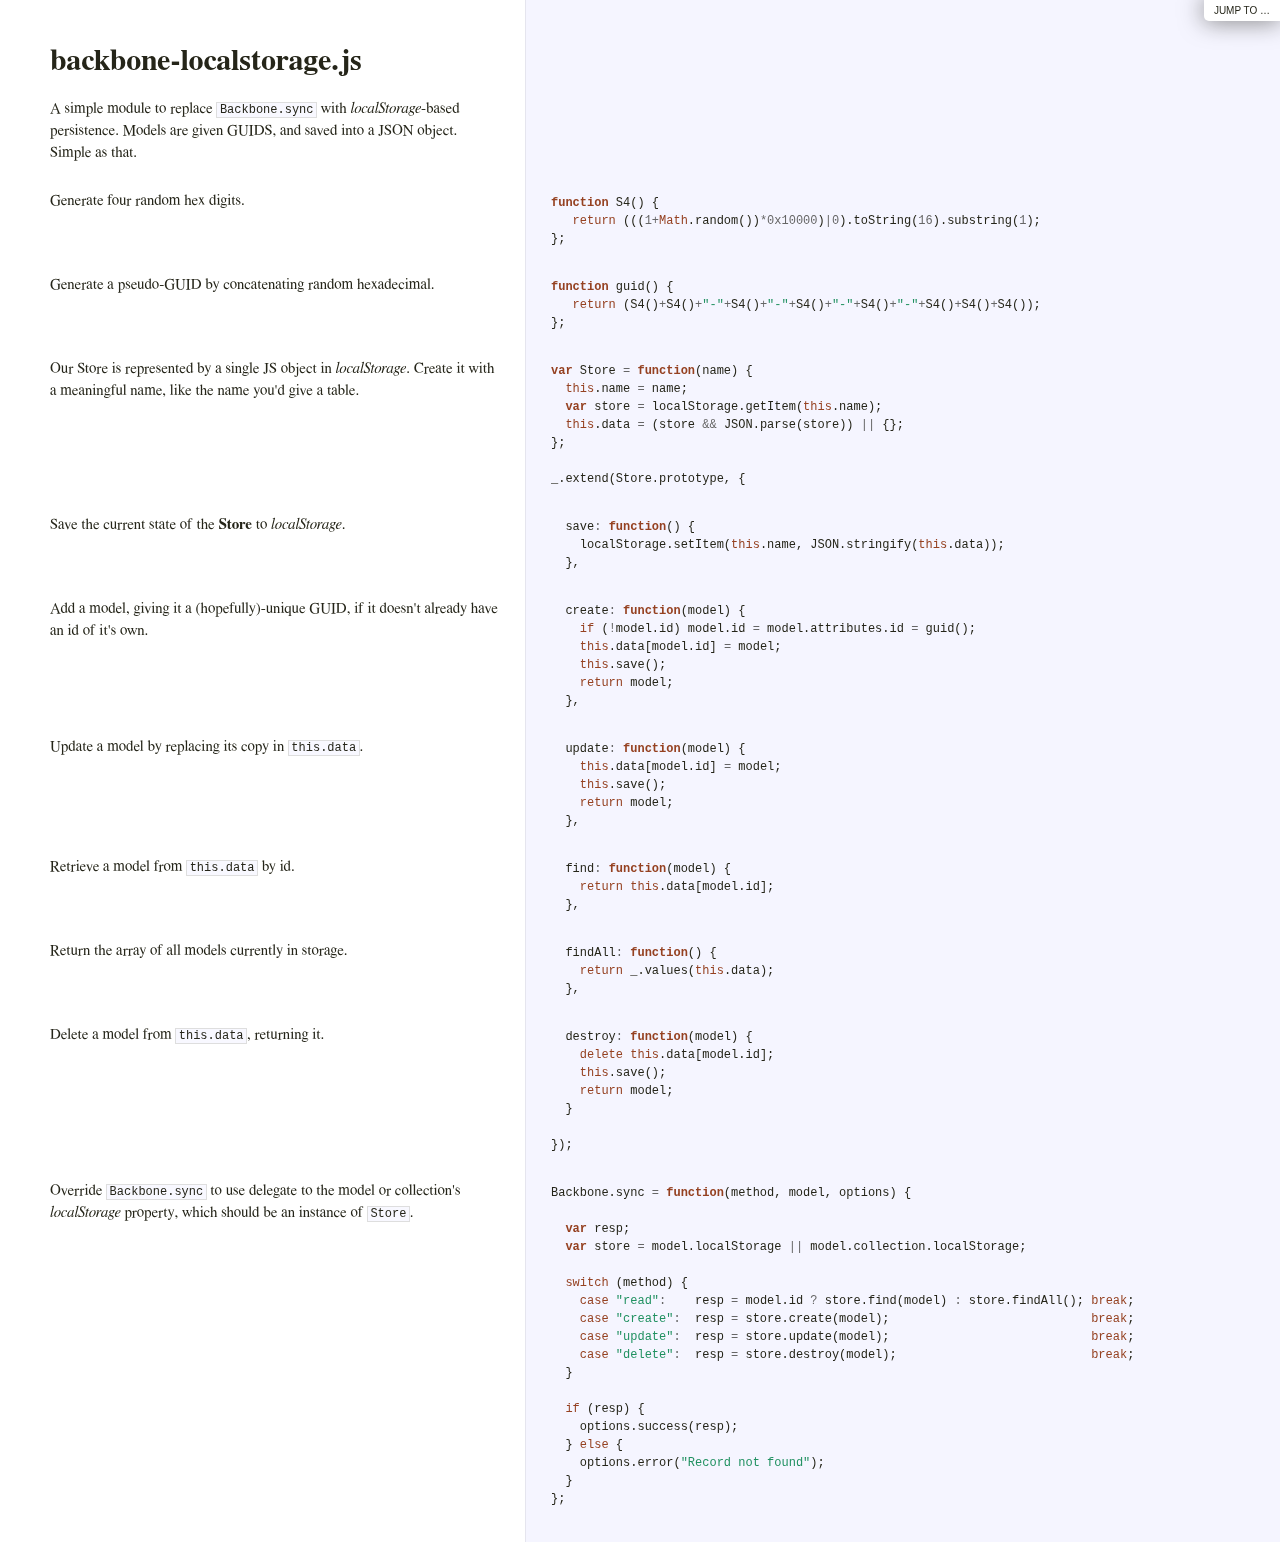
<file: components/backbone/docs/backbone-localstorage.html>
<!DOCTYPE html>  <html> <head>   <title>backbone-localstorage.js</title>   <meta http-equiv="content-type" content="text/html; charset=UTF-8">   <link rel="stylesheet" media="all" href="docco.css" /> </head> <body>   <div id="container">     <div id="background"></div>            <div id="jump_to">         Jump To &hellip;         <div id="jump_wrapper">           <div id="jump_page">                                           <a class="source" href="backbone-localstorage.html">                 backbone-localstorage.js               </a>                                           <a class="source" href="todos.html">                 todos.js               </a>                        </div>         </div>       </div>          <table cellpadding="0" cellspacing="0">       <thead>         <tr>           <th class="docs">             <h1>               backbone-localstorage.js             </h1>           </th>           <th class="code">           </th>         </tr>       </thead>       <tbody>                               <tr id="section-1">             <td class="docs">               <div class="pilwrap">                 <a class="pilcrow" href="#section-1">&#182;</a>               </div>               <p>A simple module to replace <code>Backbone.sync</code> with <em>localStorage</em>-based
persistence. Models are given GUIDS, and saved into a JSON object. Simple
as that.</p>             </td>             <td class="code">               <div class="highlight"><pre></pre></div>             </td>           </tr>                               <tr id="section-2">             <td class="docs">               <div class="pilwrap">                 <a class="pilcrow" href="#section-2">&#182;</a>               </div>               <p>Generate four random hex digits.</p>             </td>             <td class="code">               <div class="highlight"><pre><span class="kd">function</span> <span class="nx">S4</span><span class="p">()</span> <span class="p">{</span>
   <span class="k">return</span> <span class="p">(((</span><span class="mi">1</span><span class="o">+</span><span class="nb">Math</span><span class="p">.</span><span class="nx">random</span><span class="p">())</span><span class="o">*</span><span class="mh">0x10000</span><span class="p">)</span><span class="o">|</span><span class="mi">0</span><span class="p">).</span><span class="nx">toString</span><span class="p">(</span><span class="mi">16</span><span class="p">).</span><span class="nx">substring</span><span class="p">(</span><span class="mi">1</span><span class="p">);</span>
<span class="p">};</span></pre></div>             </td>           </tr>                               <tr id="section-3">             <td class="docs">               <div class="pilwrap">                 <a class="pilcrow" href="#section-3">&#182;</a>               </div>               <p>Generate a pseudo-GUID by concatenating random hexadecimal.</p>             </td>             <td class="code">               <div class="highlight"><pre><span class="kd">function</span> <span class="nx">guid</span><span class="p">()</span> <span class="p">{</span>
   <span class="k">return</span> <span class="p">(</span><span class="nx">S4</span><span class="p">()</span><span class="o">+</span><span class="nx">S4</span><span class="p">()</span><span class="o">+</span><span class="s2">&quot;-&quot;</span><span class="o">+</span><span class="nx">S4</span><span class="p">()</span><span class="o">+</span><span class="s2">&quot;-&quot;</span><span class="o">+</span><span class="nx">S4</span><span class="p">()</span><span class="o">+</span><span class="s2">&quot;-&quot;</span><span class="o">+</span><span class="nx">S4</span><span class="p">()</span><span class="o">+</span><span class="s2">&quot;-&quot;</span><span class="o">+</span><span class="nx">S4</span><span class="p">()</span><span class="o">+</span><span class="nx">S4</span><span class="p">()</span><span class="o">+</span><span class="nx">S4</span><span class="p">());</span>
<span class="p">};</span></pre></div>             </td>           </tr>                               <tr id="section-4">             <td class="docs">               <div class="pilwrap">                 <a class="pilcrow" href="#section-4">&#182;</a>               </div>               <p>Our Store is represented by a single JS object in <em>localStorage</em>. Create it
with a meaningful name, like the name you'd give a table.</p>             </td>             <td class="code">               <div class="highlight"><pre><span class="kd">var</span> <span class="nx">Store</span> <span class="o">=</span> <span class="kd">function</span><span class="p">(</span><span class="nx">name</span><span class="p">)</span> <span class="p">{</span>
  <span class="k">this</span><span class="p">.</span><span class="nx">name</span> <span class="o">=</span> <span class="nx">name</span><span class="p">;</span>
  <span class="kd">var</span> <span class="nx">store</span> <span class="o">=</span> <span class="nx">localStorage</span><span class="p">.</span><span class="nx">getItem</span><span class="p">(</span><span class="k">this</span><span class="p">.</span><span class="nx">name</span><span class="p">);</span>
  <span class="k">this</span><span class="p">.</span><span class="nx">data</span> <span class="o">=</span> <span class="p">(</span><span class="nx">store</span> <span class="o">&amp;&amp;</span> <span class="nx">JSON</span><span class="p">.</span><span class="nx">parse</span><span class="p">(</span><span class="nx">store</span><span class="p">))</span> <span class="o">||</span> <span class="p">{};</span>
<span class="p">};</span>

<span class="nx">_</span><span class="p">.</span><span class="nx">extend</span><span class="p">(</span><span class="nx">Store</span><span class="p">.</span><span class="nx">prototype</span><span class="p">,</span> <span class="p">{</span></pre></div>             </td>           </tr>                               <tr id="section-5">             <td class="docs">               <div class="pilwrap">                 <a class="pilcrow" href="#section-5">&#182;</a>               </div>               <p>Save the current state of the <strong>Store</strong> to <em>localStorage</em>.</p>             </td>             <td class="code">               <div class="highlight"><pre>  <span class="nx">save</span><span class="o">:</span> <span class="kd">function</span><span class="p">()</span> <span class="p">{</span>
    <span class="nx">localStorage</span><span class="p">.</span><span class="nx">setItem</span><span class="p">(</span><span class="k">this</span><span class="p">.</span><span class="nx">name</span><span class="p">,</span> <span class="nx">JSON</span><span class="p">.</span><span class="nx">stringify</span><span class="p">(</span><span class="k">this</span><span class="p">.</span><span class="nx">data</span><span class="p">));</span>
  <span class="p">},</span></pre></div>             </td>           </tr>                               <tr id="section-6">             <td class="docs">               <div class="pilwrap">                 <a class="pilcrow" href="#section-6">&#182;</a>               </div>               <p>Add a model, giving it a (hopefully)-unique GUID, if it doesn't already
have an id of it's own.</p>             </td>             <td class="code">               <div class="highlight"><pre>  <span class="nx">create</span><span class="o">:</span> <span class="kd">function</span><span class="p">(</span><span class="nx">model</span><span class="p">)</span> <span class="p">{</span>
    <span class="k">if</span> <span class="p">(</span><span class="o">!</span><span class="nx">model</span><span class="p">.</span><span class="nx">id</span><span class="p">)</span> <span class="nx">model</span><span class="p">.</span><span class="nx">id</span> <span class="o">=</span> <span class="nx">model</span><span class="p">.</span><span class="nx">attributes</span><span class="p">.</span><span class="nx">id</span> <span class="o">=</span> <span class="nx">guid</span><span class="p">();</span>
    <span class="k">this</span><span class="p">.</span><span class="nx">data</span><span class="p">[</span><span class="nx">model</span><span class="p">.</span><span class="nx">id</span><span class="p">]</span> <span class="o">=</span> <span class="nx">model</span><span class="p">;</span>
    <span class="k">this</span><span class="p">.</span><span class="nx">save</span><span class="p">();</span>
    <span class="k">return</span> <span class="nx">model</span><span class="p">;</span>
  <span class="p">},</span></pre></div>             </td>           </tr>                               <tr id="section-7">             <td class="docs">               <div class="pilwrap">                 <a class="pilcrow" href="#section-7">&#182;</a>               </div>               <p>Update a model by replacing its copy in <code>this.data</code>.</p>             </td>             <td class="code">               <div class="highlight"><pre>  <span class="nx">update</span><span class="o">:</span> <span class="kd">function</span><span class="p">(</span><span class="nx">model</span><span class="p">)</span> <span class="p">{</span>
    <span class="k">this</span><span class="p">.</span><span class="nx">data</span><span class="p">[</span><span class="nx">model</span><span class="p">.</span><span class="nx">id</span><span class="p">]</span> <span class="o">=</span> <span class="nx">model</span><span class="p">;</span>
    <span class="k">this</span><span class="p">.</span><span class="nx">save</span><span class="p">();</span>
    <span class="k">return</span> <span class="nx">model</span><span class="p">;</span>
  <span class="p">},</span></pre></div>             </td>           </tr>                               <tr id="section-8">             <td class="docs">               <div class="pilwrap">                 <a class="pilcrow" href="#section-8">&#182;</a>               </div>               <p>Retrieve a model from <code>this.data</code> by id.</p>             </td>             <td class="code">               <div class="highlight"><pre>  <span class="nx">find</span><span class="o">:</span> <span class="kd">function</span><span class="p">(</span><span class="nx">model</span><span class="p">)</span> <span class="p">{</span>
    <span class="k">return</span> <span class="k">this</span><span class="p">.</span><span class="nx">data</span><span class="p">[</span><span class="nx">model</span><span class="p">.</span><span class="nx">id</span><span class="p">];</span>
  <span class="p">},</span></pre></div>             </td>           </tr>                               <tr id="section-9">             <td class="docs">               <div class="pilwrap">                 <a class="pilcrow" href="#section-9">&#182;</a>               </div>               <p>Return the array of all models currently in storage.</p>             </td>             <td class="code">               <div class="highlight"><pre>  <span class="nx">findAll</span><span class="o">:</span> <span class="kd">function</span><span class="p">()</span> <span class="p">{</span>
    <span class="k">return</span> <span class="nx">_</span><span class="p">.</span><span class="nx">values</span><span class="p">(</span><span class="k">this</span><span class="p">.</span><span class="nx">data</span><span class="p">);</span>
  <span class="p">},</span></pre></div>             </td>           </tr>                               <tr id="section-10">             <td class="docs">               <div class="pilwrap">                 <a class="pilcrow" href="#section-10">&#182;</a>               </div>               <p>Delete a model from <code>this.data</code>, returning it.</p>             </td>             <td class="code">               <div class="highlight"><pre>  <span class="nx">destroy</span><span class="o">:</span> <span class="kd">function</span><span class="p">(</span><span class="nx">model</span><span class="p">)</span> <span class="p">{</span>
    <span class="k">delete</span> <span class="k">this</span><span class="p">.</span><span class="nx">data</span><span class="p">[</span><span class="nx">model</span><span class="p">.</span><span class="nx">id</span><span class="p">];</span>
    <span class="k">this</span><span class="p">.</span><span class="nx">save</span><span class="p">();</span>
    <span class="k">return</span> <span class="nx">model</span><span class="p">;</span>
  <span class="p">}</span>

<span class="p">});</span></pre></div>             </td>           </tr>                               <tr id="section-11">             <td class="docs">               <div class="pilwrap">                 <a class="pilcrow" href="#section-11">&#182;</a>               </div>               <p>Override <code>Backbone.sync</code> to use delegate to the model or collection's
<em>localStorage</em> property, which should be an instance of <code>Store</code>.</p>             </td>             <td class="code">               <div class="highlight"><pre><span class="nx">Backbone</span><span class="p">.</span><span class="nx">sync</span> <span class="o">=</span> <span class="kd">function</span><span class="p">(</span><span class="nx">method</span><span class="p">,</span> <span class="nx">model</span><span class="p">,</span> <span class="nx">options</span><span class="p">)</span> <span class="p">{</span>

  <span class="kd">var</span> <span class="nx">resp</span><span class="p">;</span>
  <span class="kd">var</span> <span class="nx">store</span> <span class="o">=</span> <span class="nx">model</span><span class="p">.</span><span class="nx">localStorage</span> <span class="o">||</span> <span class="nx">model</span><span class="p">.</span><span class="nx">collection</span><span class="p">.</span><span class="nx">localStorage</span><span class="p">;</span>

  <span class="k">switch</span> <span class="p">(</span><span class="nx">method</span><span class="p">)</span> <span class="p">{</span>
    <span class="k">case</span> <span class="s2">&quot;read&quot;</span><span class="o">:</span>    <span class="nx">resp</span> <span class="o">=</span> <span class="nx">model</span><span class="p">.</span><span class="nx">id</span> <span class="o">?</span> <span class="nx">store</span><span class="p">.</span><span class="nx">find</span><span class="p">(</span><span class="nx">model</span><span class="p">)</span> <span class="o">:</span> <span class="nx">store</span><span class="p">.</span><span class="nx">findAll</span><span class="p">();</span> <span class="k">break</span><span class="p">;</span>
    <span class="k">case</span> <span class="s2">&quot;create&quot;</span><span class="o">:</span>  <span class="nx">resp</span> <span class="o">=</span> <span class="nx">store</span><span class="p">.</span><span class="nx">create</span><span class="p">(</span><span class="nx">model</span><span class="p">);</span>                            <span class="k">break</span><span class="p">;</span>
    <span class="k">case</span> <span class="s2">&quot;update&quot;</span><span class="o">:</span>  <span class="nx">resp</span> <span class="o">=</span> <span class="nx">store</span><span class="p">.</span><span class="nx">update</span><span class="p">(</span><span class="nx">model</span><span class="p">);</span>                            <span class="k">break</span><span class="p">;</span>
    <span class="k">case</span> <span class="s2">&quot;delete&quot;</span><span class="o">:</span>  <span class="nx">resp</span> <span class="o">=</span> <span class="nx">store</span><span class="p">.</span><span class="nx">destroy</span><span class="p">(</span><span class="nx">model</span><span class="p">);</span>                           <span class="k">break</span><span class="p">;</span>
  <span class="p">}</span>

  <span class="k">if</span> <span class="p">(</span><span class="nx">resp</span><span class="p">)</span> <span class="p">{</span>
    <span class="nx">options</span><span class="p">.</span><span class="nx">success</span><span class="p">(</span><span class="nx">resp</span><span class="p">);</span>
  <span class="p">}</span> <span class="k">else</span> <span class="p">{</span>
    <span class="nx">options</span><span class="p">.</span><span class="nx">error</span><span class="p">(</span><span class="s2">&quot;Record not found&quot;</span><span class="p">);</span>
  <span class="p">}</span>
<span class="p">};</span>

</pre></div>             </td>           </tr>                </tbody>     </table>   </div> </body> </html>
</file>
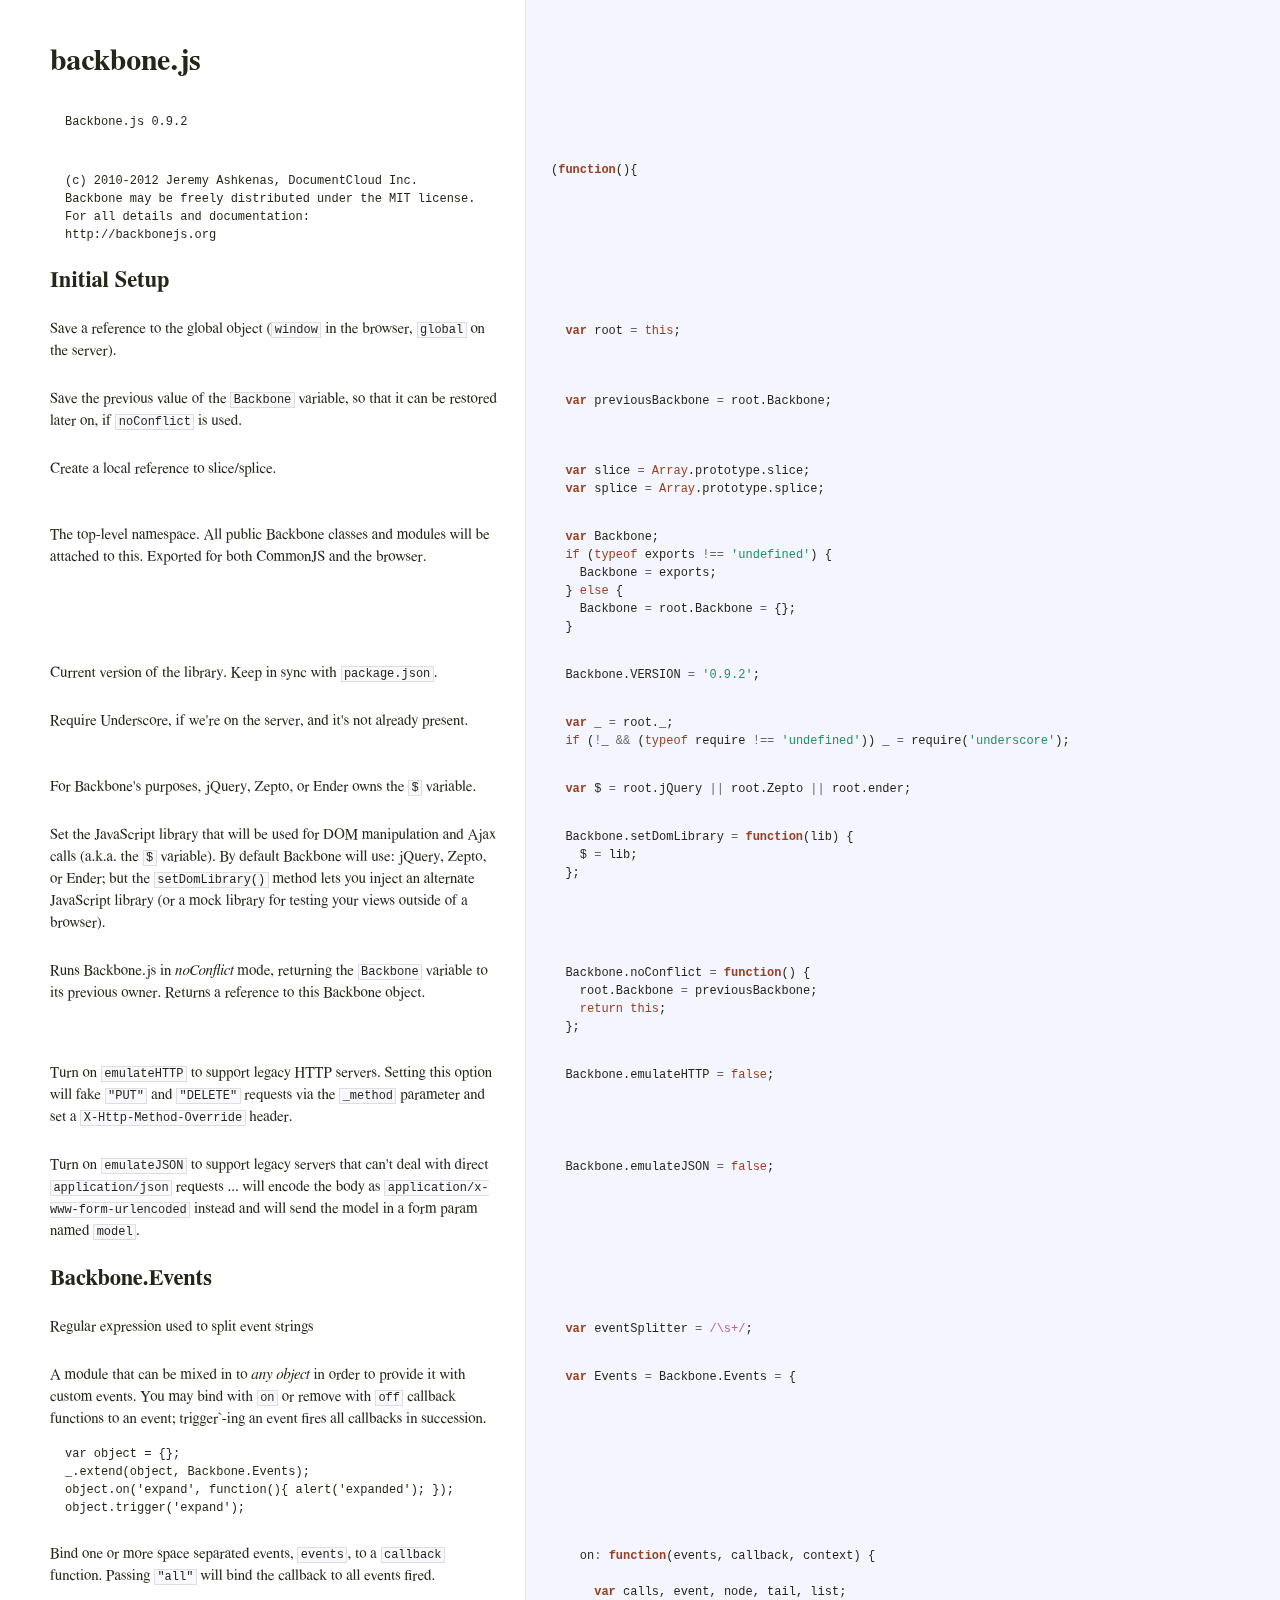
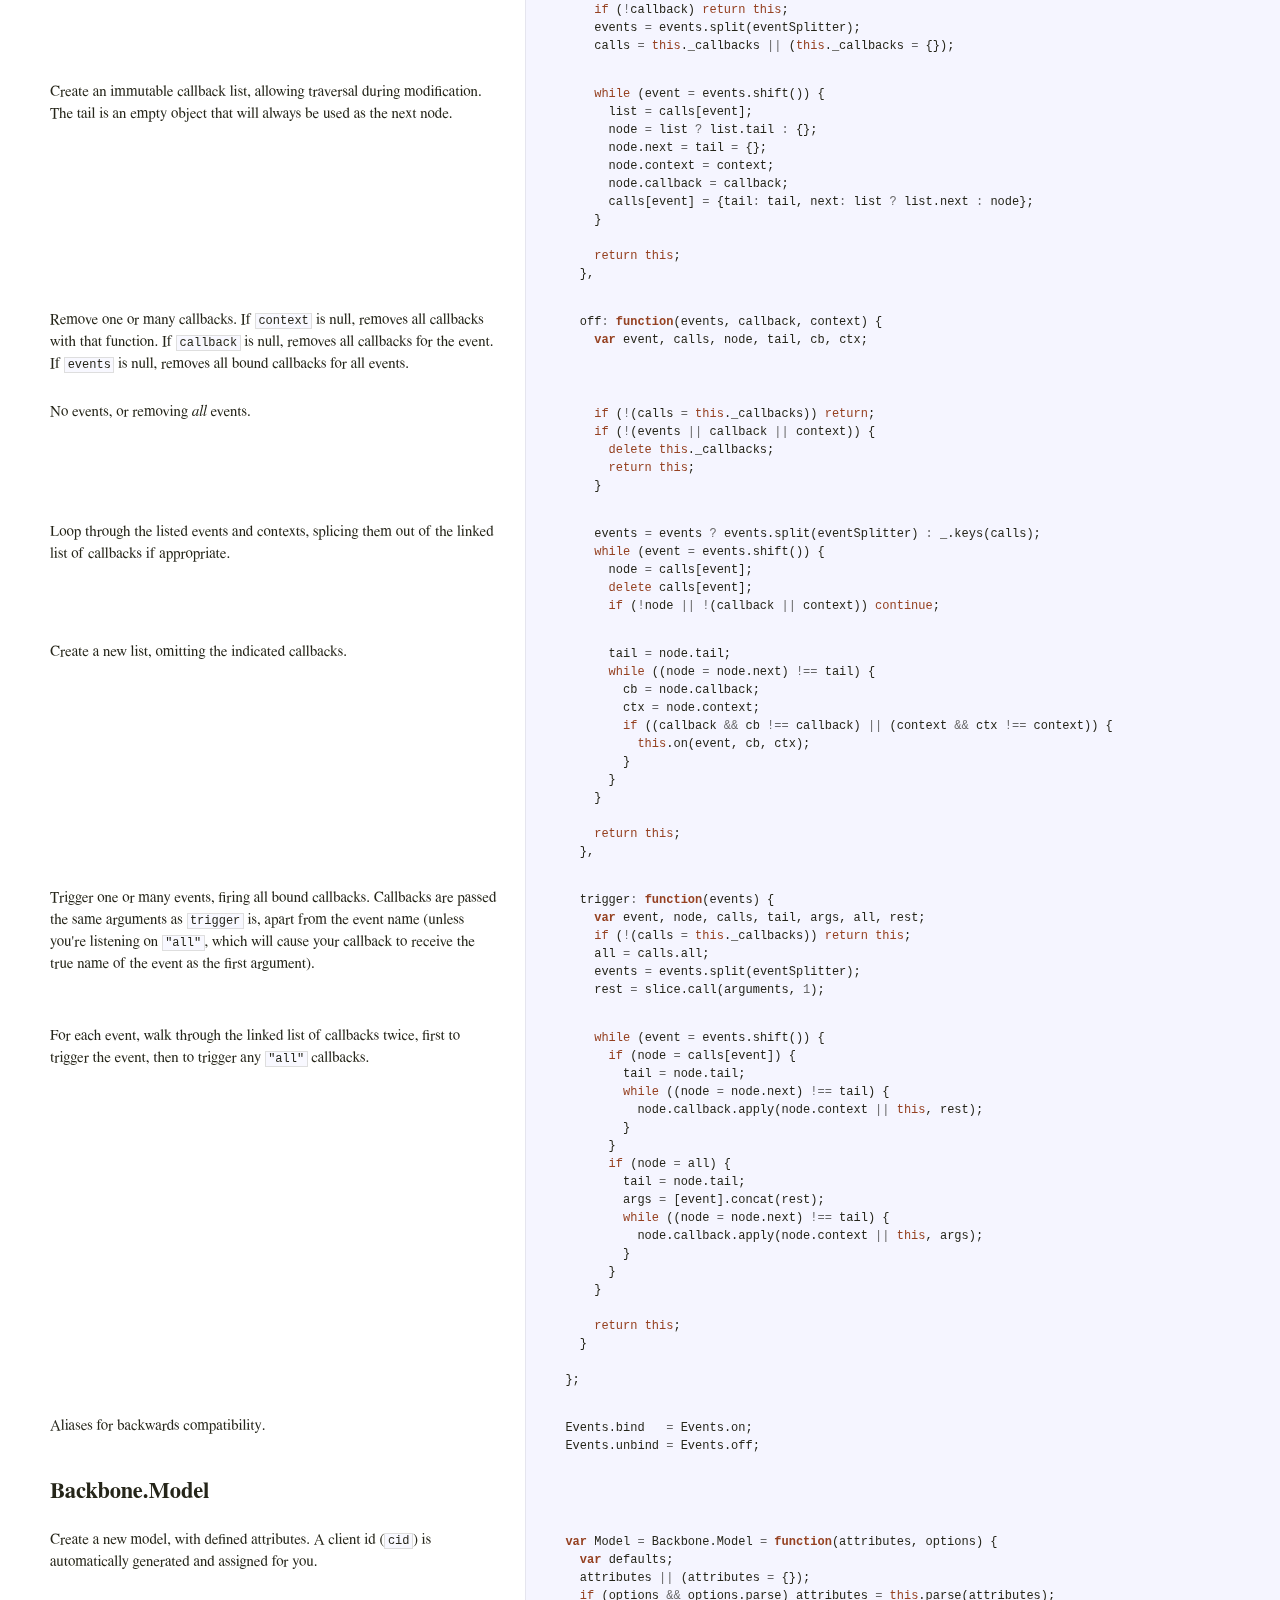
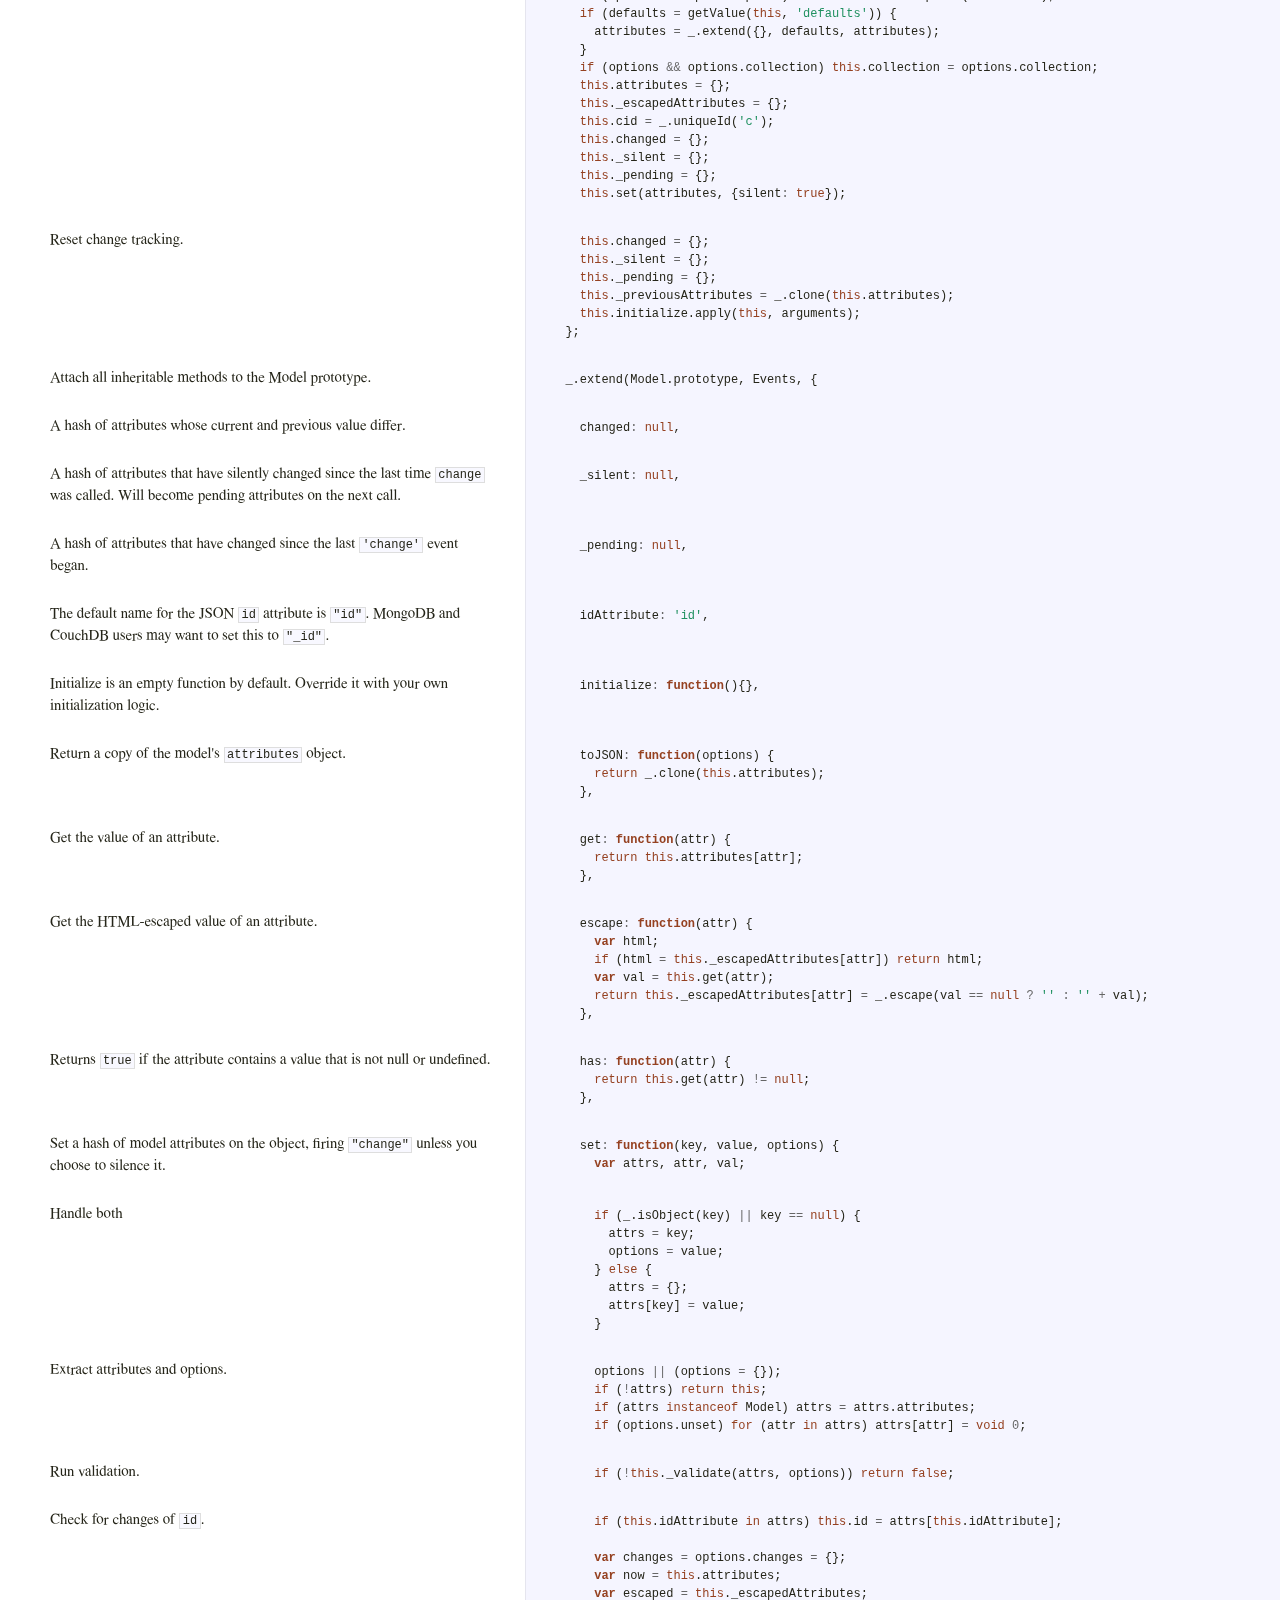
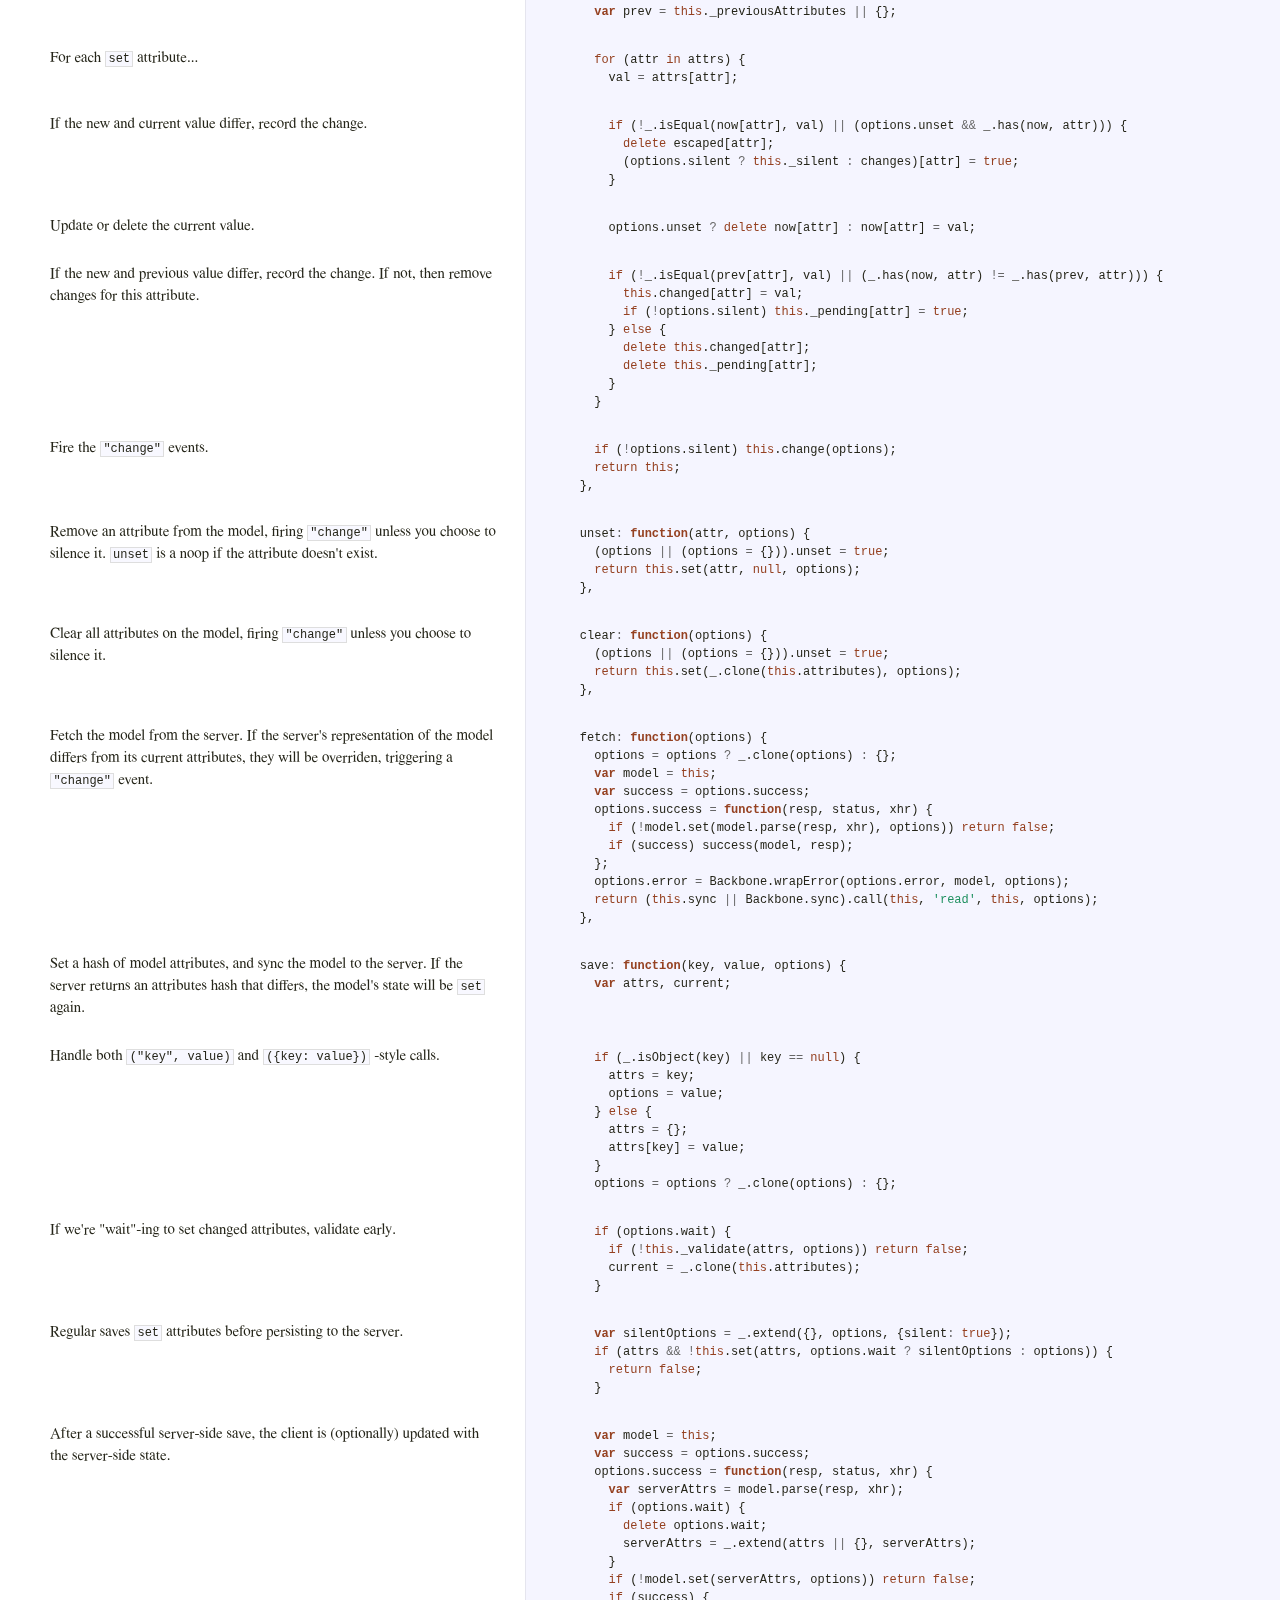
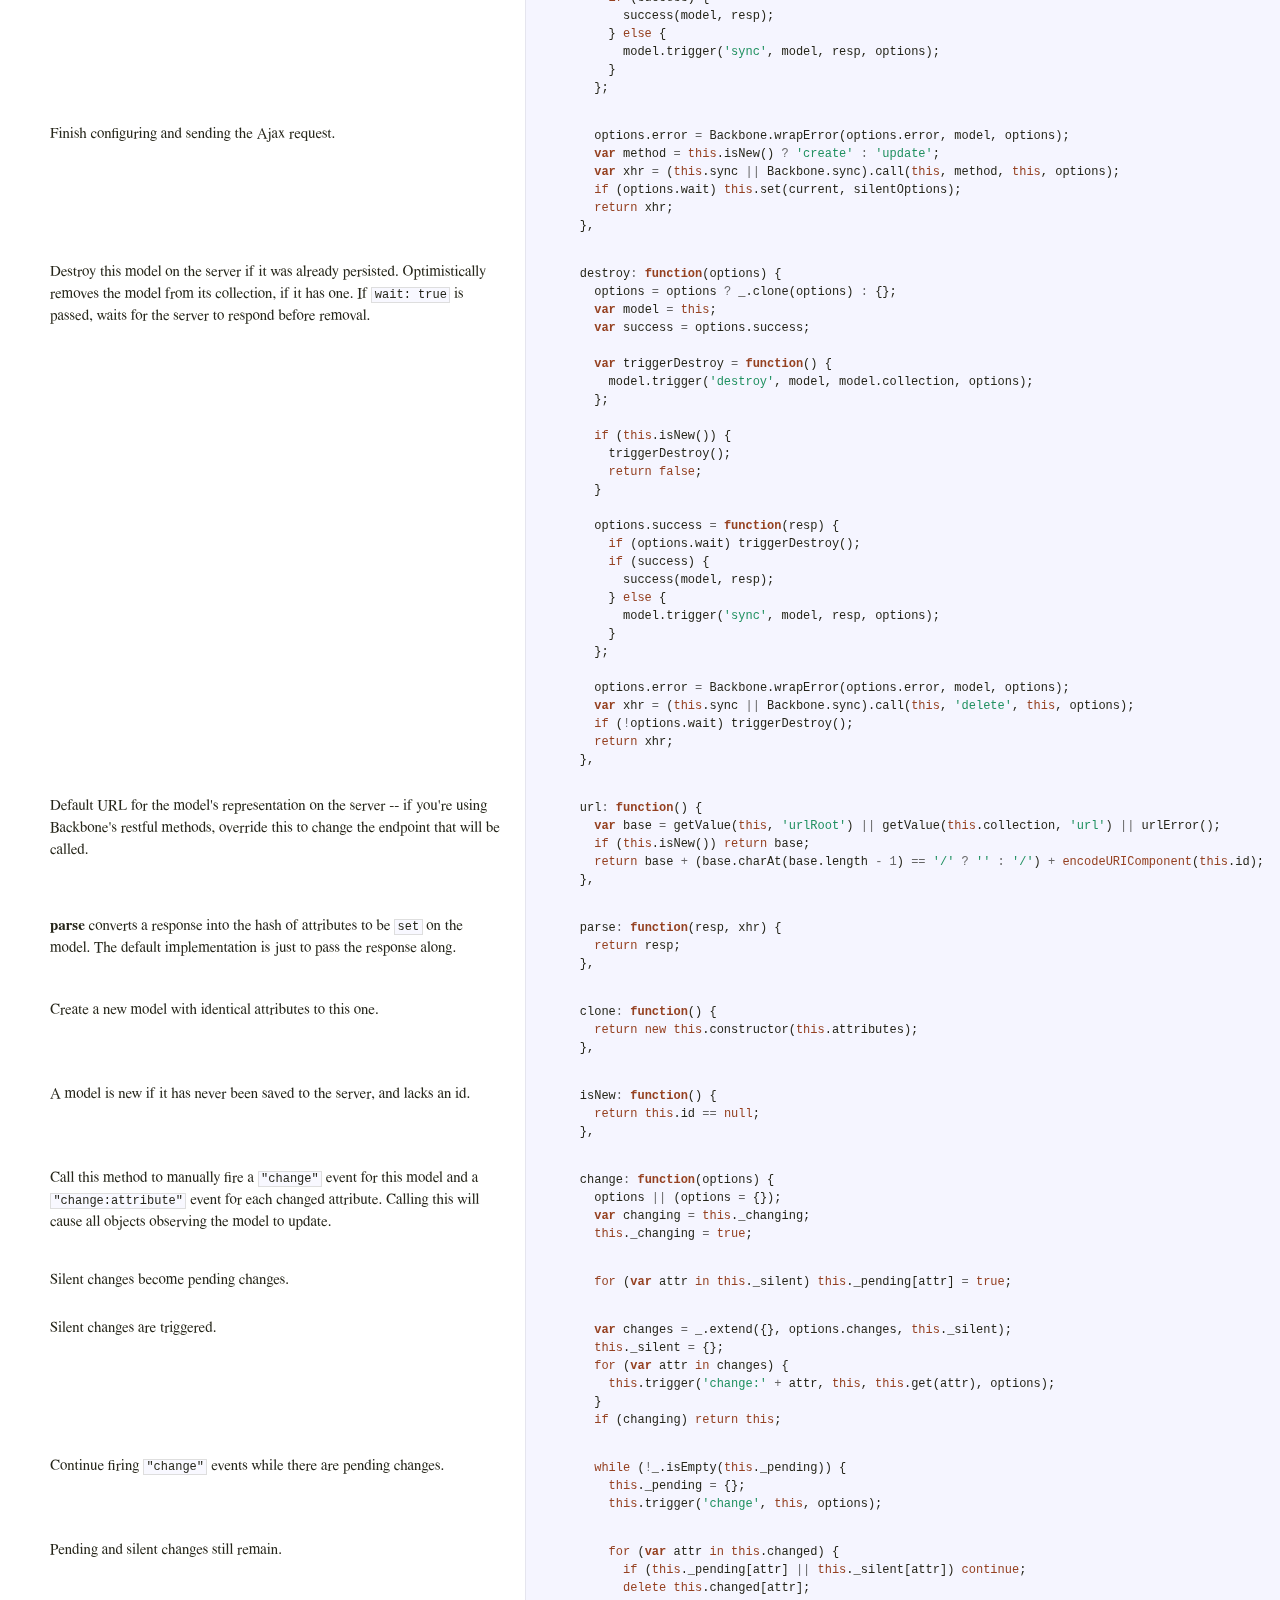
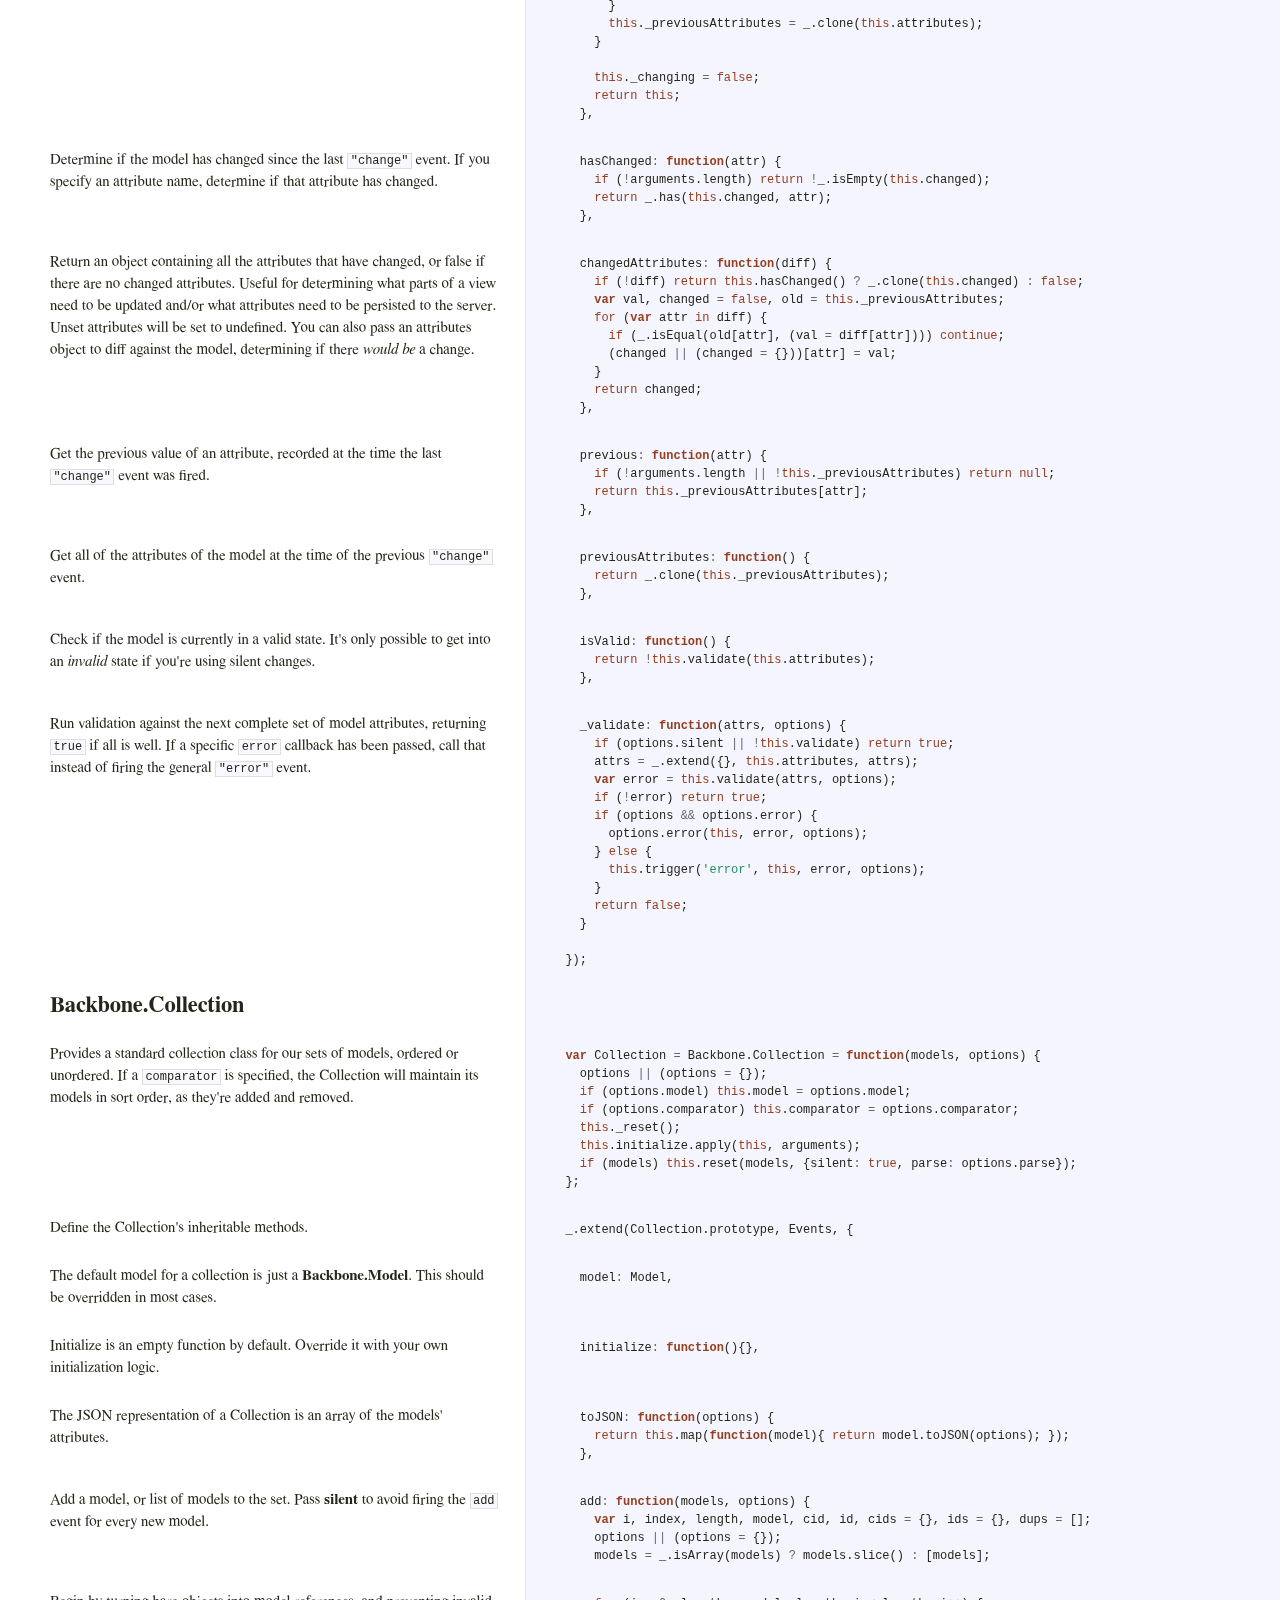
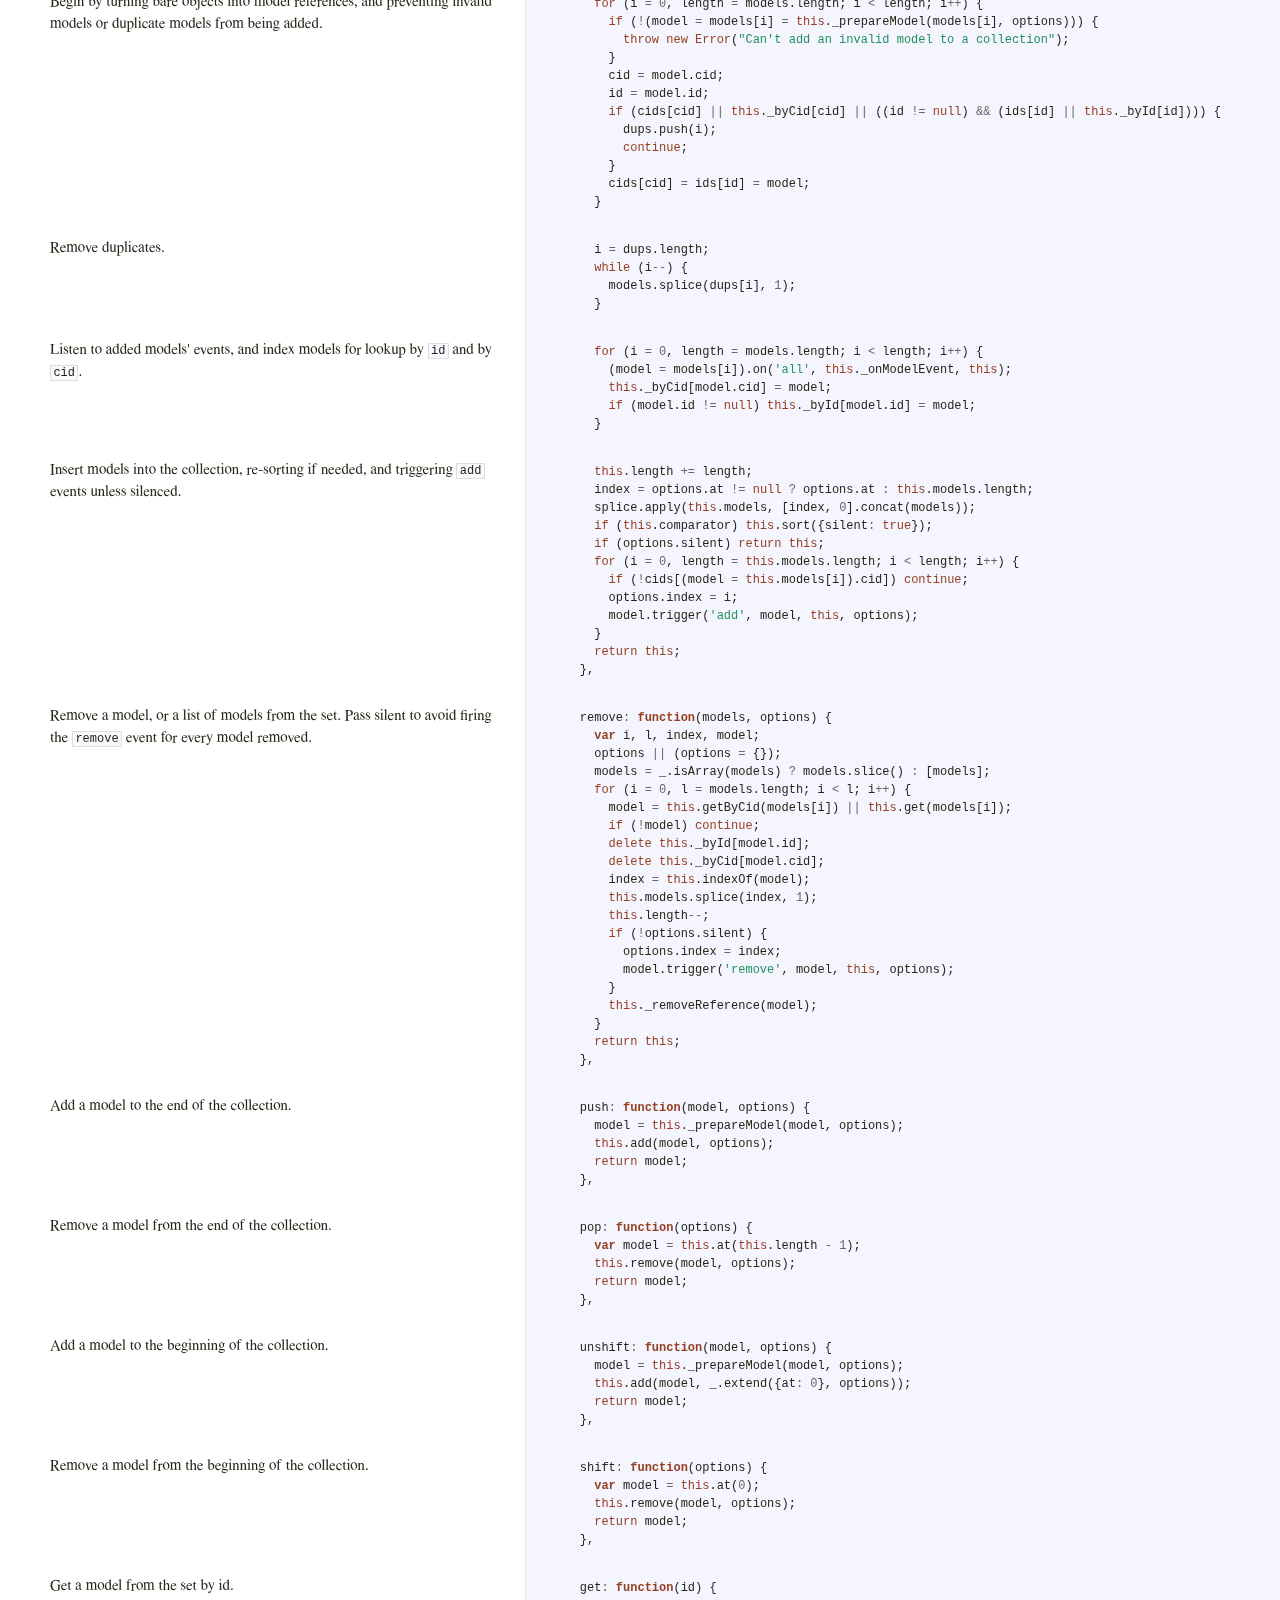
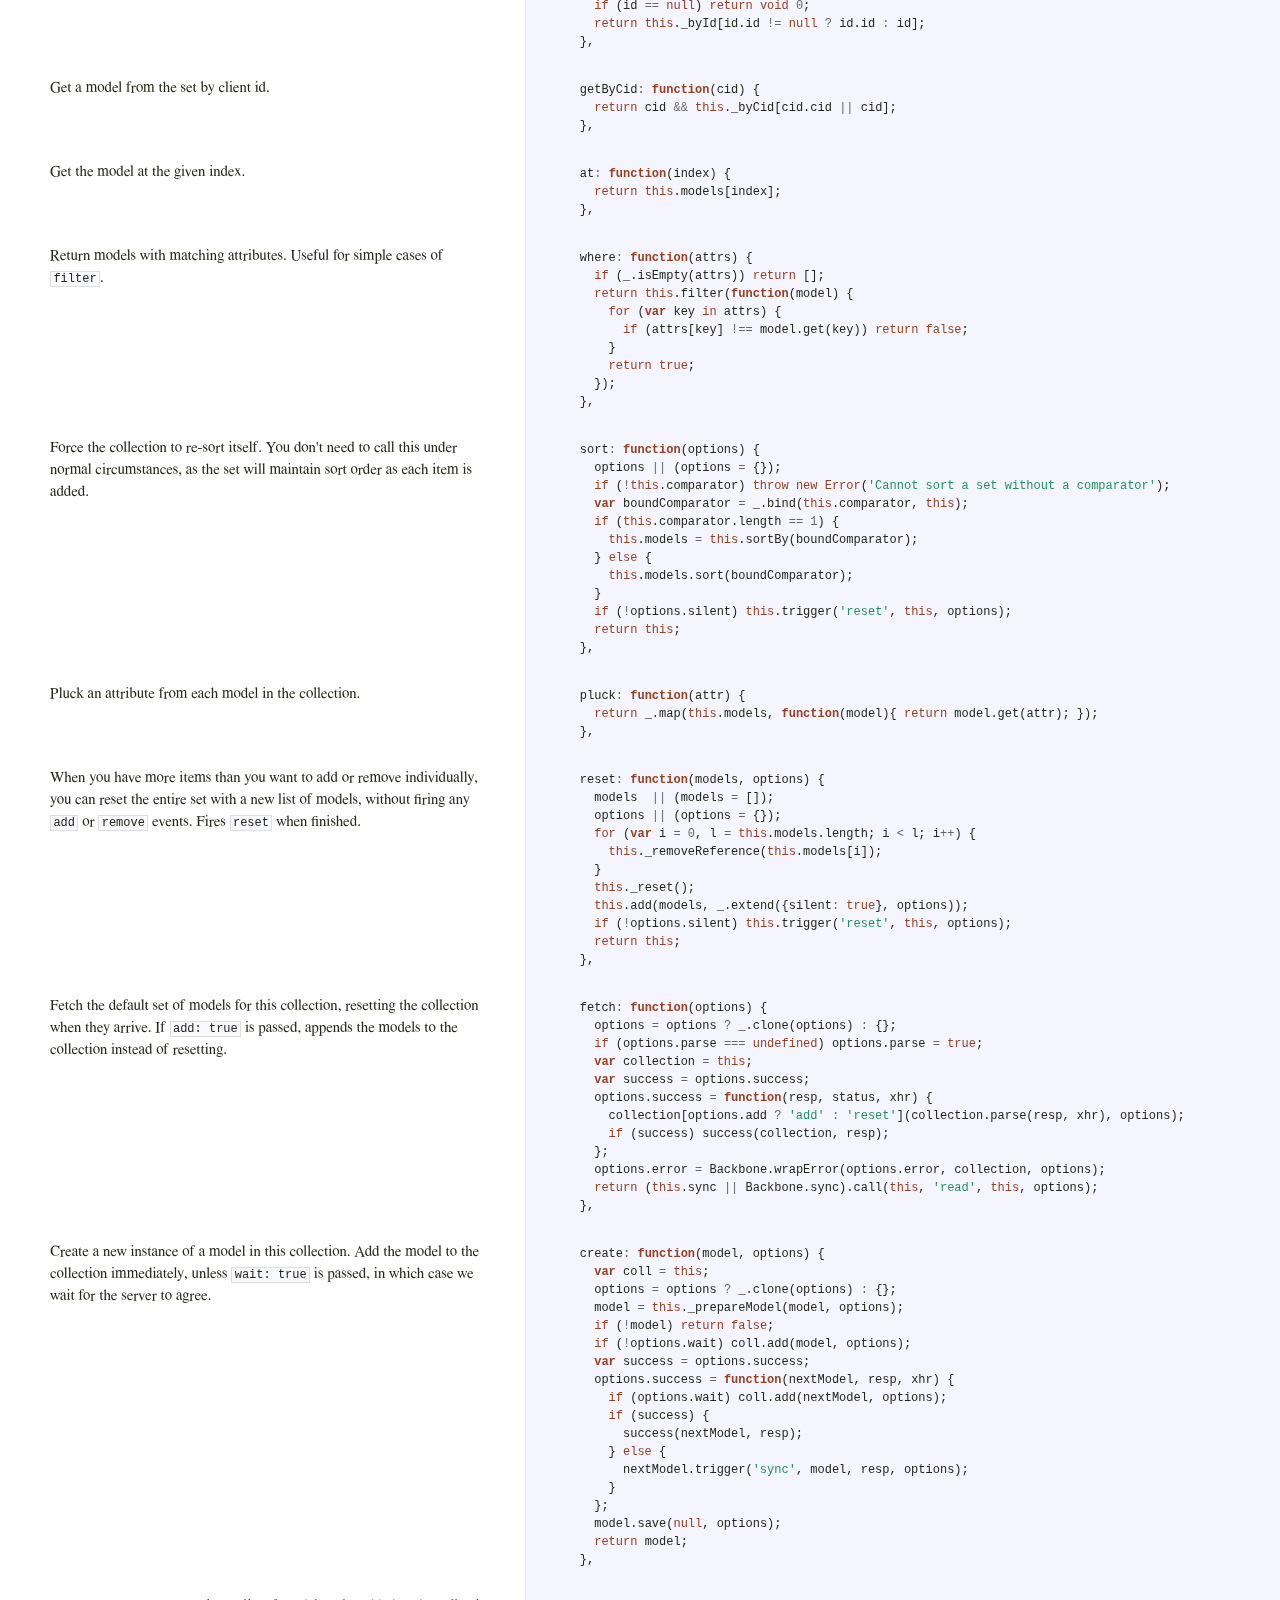
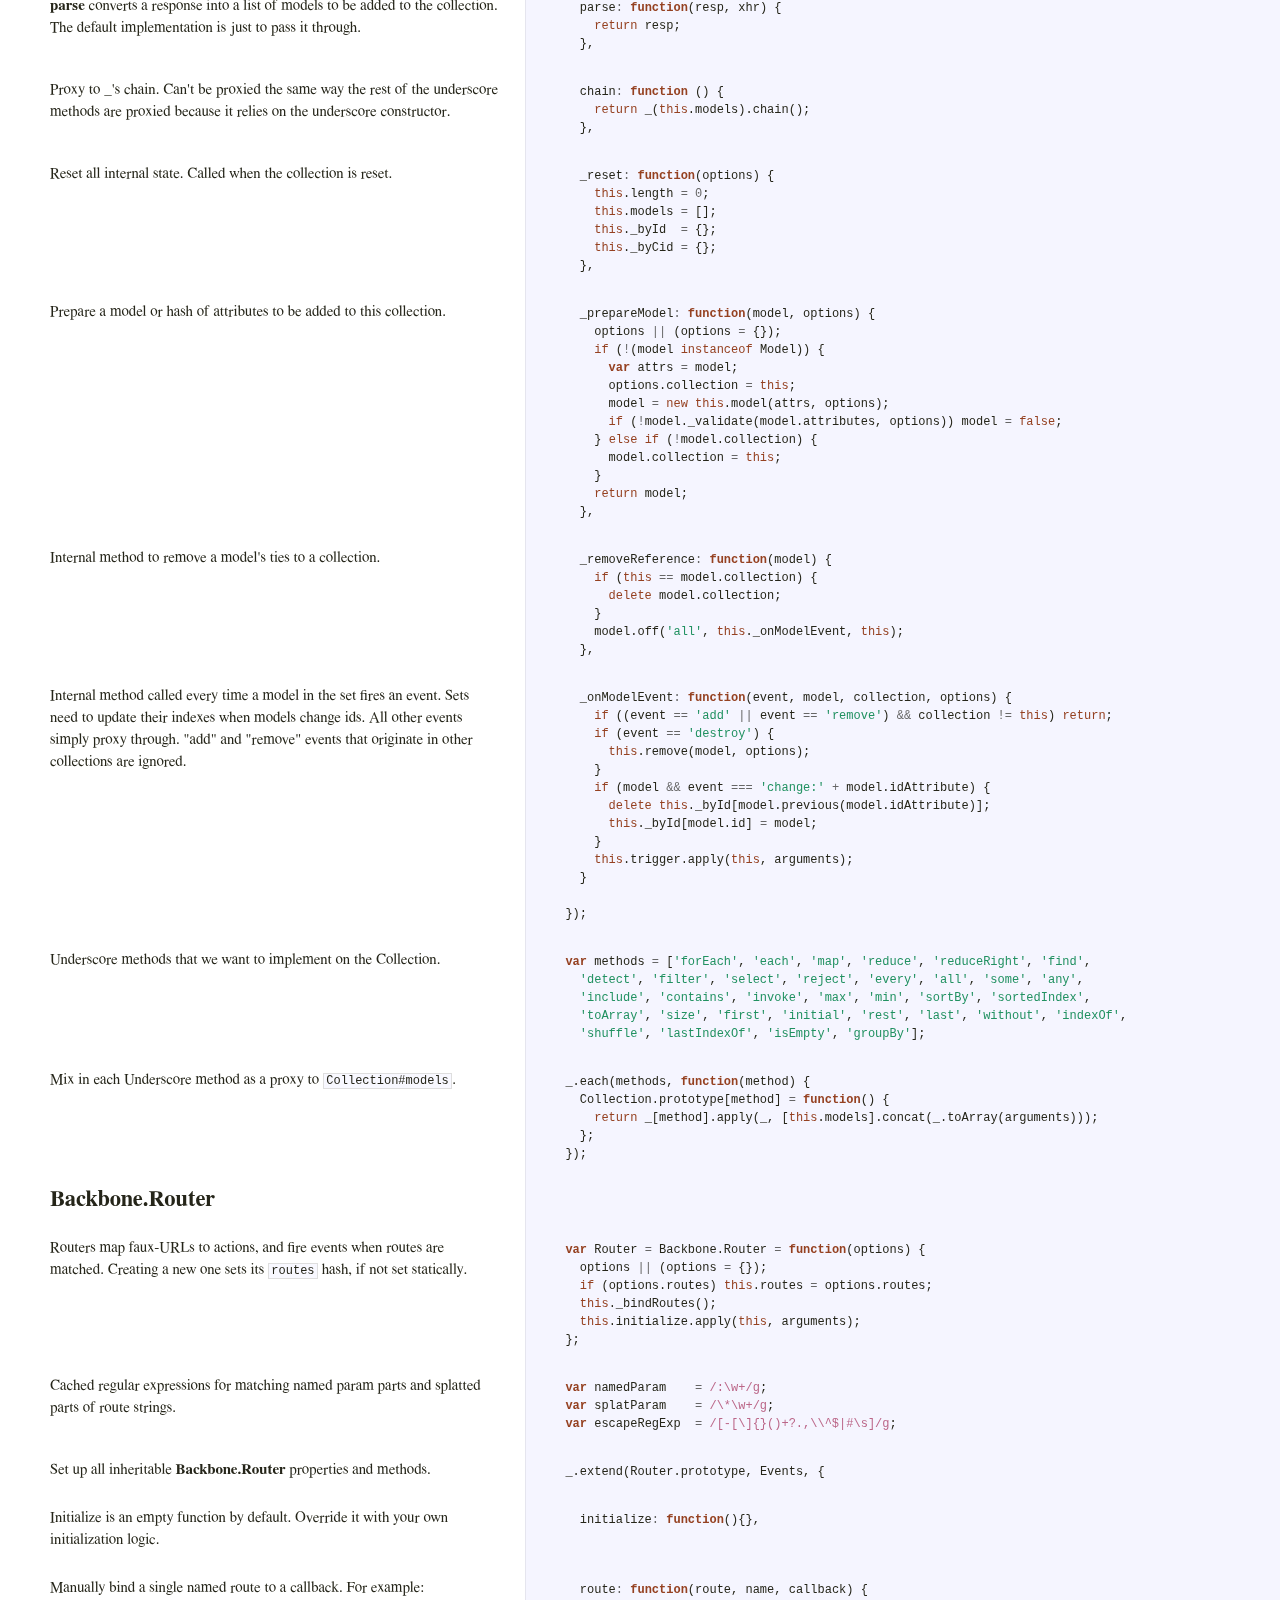
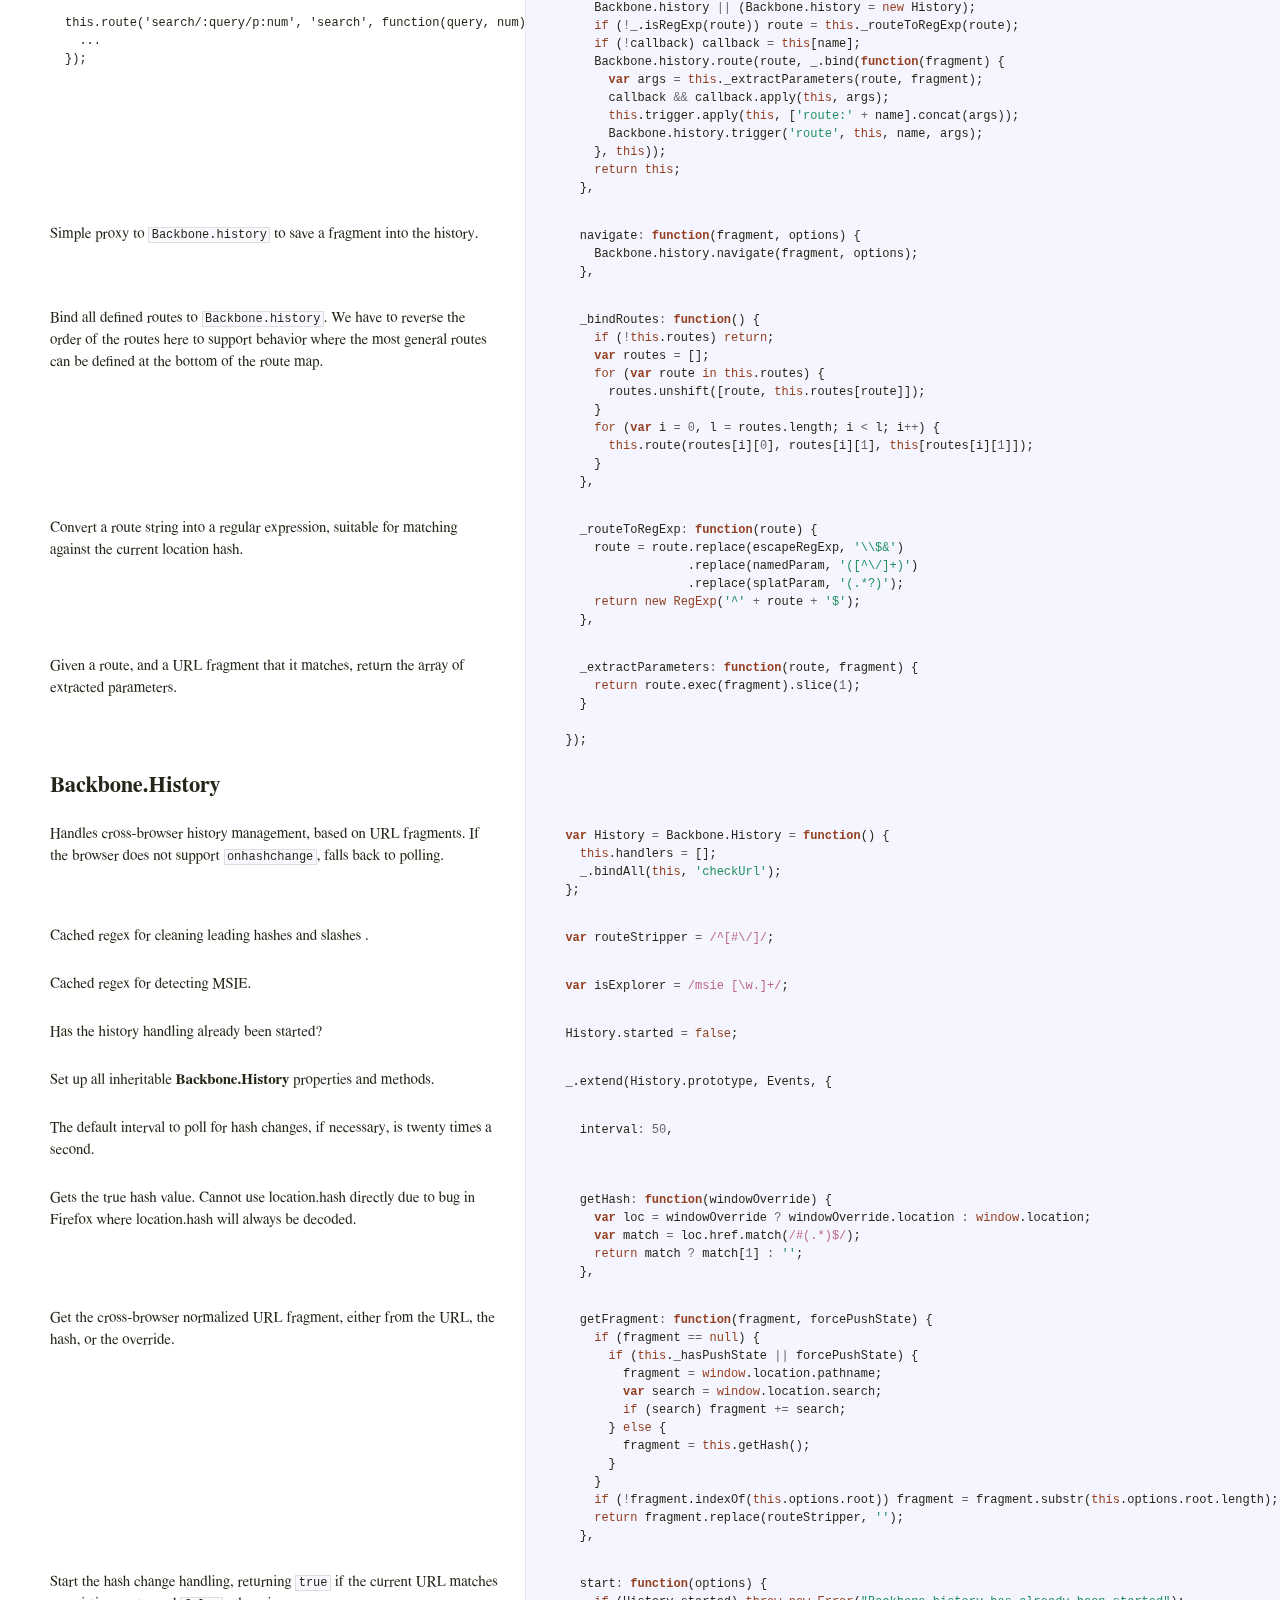
<file: components/backbone/docs/backbone.html>
<!DOCTYPE html>  <html> <head>   <title>backbone.js</title>   <meta http-equiv="content-type" content="text/html; charset=UTF-8">   <link rel="stylesheet" media="all" href="docco.css" /> </head> <body>   <div id="container">     <div id="background"></div>          <table cellpadding="0" cellspacing="0">       <thead>         <tr>           <th class="docs">             <h1>               backbone.js             </h1>           </th>           <th class="code">           </th>         </tr>       </thead>       <tbody>                               <tr id="section-1">             <td class="docs">               <div class="pilwrap">                 <a class="pilcrow" href="#section-1">&#182;</a>               </div>               <pre><code>Backbone.js 0.9.2
</code></pre>             </td>             <td class="code">               <div class="highlight"><pre></pre></div>             </td>           </tr>                               <tr id="section-2">             <td class="docs">               <div class="pilwrap">                 <a class="pilcrow" href="#section-2">&#182;</a>               </div>               <pre><code>(c) 2010-2012 Jeremy Ashkenas, DocumentCloud Inc.
Backbone may be freely distributed under the MIT license.
For all details and documentation:
http://backbonejs.org
</code></pre>             </td>             <td class="code">               <div class="highlight"><pre><span class="p">(</span><span class="kd">function</span><span class="p">(){</span></pre></div>             </td>           </tr>                               <tr id="section-3">             <td class="docs">               <div class="pilwrap">                 <a class="pilcrow" href="#section-3">&#182;</a>               </div>               <h2>Initial Setup</h2>             </td>             <td class="code">               <div class="highlight"><pre></pre></div>             </td>           </tr>                               <tr id="section-4">             <td class="docs">               <div class="pilwrap">                 <a class="pilcrow" href="#section-4">&#182;</a>               </div>               <p>Save a reference to the global object (<code>window</code> in the browser, <code>global</code>
on the server).</p>             </td>             <td class="code">               <div class="highlight"><pre>  <span class="kd">var</span> <span class="nx">root</span> <span class="o">=</span> <span class="k">this</span><span class="p">;</span></pre></div>             </td>           </tr>                               <tr id="section-5">             <td class="docs">               <div class="pilwrap">                 <a class="pilcrow" href="#section-5">&#182;</a>               </div>               <p>Save the previous value of the <code>Backbone</code> variable, so that it can be
restored later on, if <code>noConflict</code> is used.</p>             </td>             <td class="code">               <div class="highlight"><pre>  <span class="kd">var</span> <span class="nx">previousBackbone</span> <span class="o">=</span> <span class="nx">root</span><span class="p">.</span><span class="nx">Backbone</span><span class="p">;</span></pre></div>             </td>           </tr>                               <tr id="section-6">             <td class="docs">               <div class="pilwrap">                 <a class="pilcrow" href="#section-6">&#182;</a>               </div>               <p>Create a local reference to slice/splice.</p>             </td>             <td class="code">               <div class="highlight"><pre>  <span class="kd">var</span> <span class="nx">slice</span> <span class="o">=</span> <span class="nb">Array</span><span class="p">.</span><span class="nx">prototype</span><span class="p">.</span><span class="nx">slice</span><span class="p">;</span>
  <span class="kd">var</span> <span class="nx">splice</span> <span class="o">=</span> <span class="nb">Array</span><span class="p">.</span><span class="nx">prototype</span><span class="p">.</span><span class="nx">splice</span><span class="p">;</span></pre></div>             </td>           </tr>                               <tr id="section-7">             <td class="docs">               <div class="pilwrap">                 <a class="pilcrow" href="#section-7">&#182;</a>               </div>               <p>The top-level namespace. All public Backbone classes and modules will
be attached to this. Exported for both CommonJS and the browser.</p>             </td>             <td class="code">               <div class="highlight"><pre>  <span class="kd">var</span> <span class="nx">Backbone</span><span class="p">;</span>
  <span class="k">if</span> <span class="p">(</span><span class="k">typeof</span> <span class="nx">exports</span> <span class="o">!==</span> <span class="s1">&#39;undefined&#39;</span><span class="p">)</span> <span class="p">{</span>
    <span class="nx">Backbone</span> <span class="o">=</span> <span class="nx">exports</span><span class="p">;</span>
  <span class="p">}</span> <span class="k">else</span> <span class="p">{</span>
    <span class="nx">Backbone</span> <span class="o">=</span> <span class="nx">root</span><span class="p">.</span><span class="nx">Backbone</span> <span class="o">=</span> <span class="p">{};</span>
  <span class="p">}</span></pre></div>             </td>           </tr>                               <tr id="section-8">             <td class="docs">               <div class="pilwrap">                 <a class="pilcrow" href="#section-8">&#182;</a>               </div>               <p>Current version of the library. Keep in sync with <code>package.json</code>.</p>             </td>             <td class="code">               <div class="highlight"><pre>  <span class="nx">Backbone</span><span class="p">.</span><span class="nx">VERSION</span> <span class="o">=</span> <span class="s1">&#39;0.9.2&#39;</span><span class="p">;</span></pre></div>             </td>           </tr>                               <tr id="section-9">             <td class="docs">               <div class="pilwrap">                 <a class="pilcrow" href="#section-9">&#182;</a>               </div>               <p>Require Underscore, if we're on the server, and it's not already present.</p>             </td>             <td class="code">               <div class="highlight"><pre>  <span class="kd">var</span> <span class="nx">_</span> <span class="o">=</span> <span class="nx">root</span><span class="p">.</span><span class="nx">_</span><span class="p">;</span>
  <span class="k">if</span> <span class="p">(</span><span class="o">!</span><span class="nx">_</span> <span class="o">&amp;&amp;</span> <span class="p">(</span><span class="k">typeof</span> <span class="nx">require</span> <span class="o">!==</span> <span class="s1">&#39;undefined&#39;</span><span class="p">))</span> <span class="nx">_</span> <span class="o">=</span> <span class="nx">require</span><span class="p">(</span><span class="s1">&#39;underscore&#39;</span><span class="p">);</span></pre></div>             </td>           </tr>                               <tr id="section-10">             <td class="docs">               <div class="pilwrap">                 <a class="pilcrow" href="#section-10">&#182;</a>               </div>               <p>For Backbone's purposes, jQuery, Zepto, or Ender owns the <code>$</code> variable.</p>             </td>             <td class="code">               <div class="highlight"><pre>  <span class="kd">var</span> <span class="nx">$</span> <span class="o">=</span> <span class="nx">root</span><span class="p">.</span><span class="nx">jQuery</span> <span class="o">||</span> <span class="nx">root</span><span class="p">.</span><span class="nx">Zepto</span> <span class="o">||</span> <span class="nx">root</span><span class="p">.</span><span class="nx">ender</span><span class="p">;</span></pre></div>             </td>           </tr>                               <tr id="section-11">             <td class="docs">               <div class="pilwrap">                 <a class="pilcrow" href="#section-11">&#182;</a>               </div>               <p>Set the JavaScript library that will be used for DOM manipulation and
Ajax calls (a.k.a. the <code>$</code> variable). By default Backbone will use: jQuery,
Zepto, or Ender; but the <code>setDomLibrary()</code> method lets you inject an
alternate JavaScript library (or a mock library for testing your views
outside of a browser).</p>             </td>             <td class="code">               <div class="highlight"><pre>  <span class="nx">Backbone</span><span class="p">.</span><span class="nx">setDomLibrary</span> <span class="o">=</span> <span class="kd">function</span><span class="p">(</span><span class="nx">lib</span><span class="p">)</span> <span class="p">{</span>
    <span class="nx">$</span> <span class="o">=</span> <span class="nx">lib</span><span class="p">;</span>
  <span class="p">};</span></pre></div>             </td>           </tr>                               <tr id="section-12">             <td class="docs">               <div class="pilwrap">                 <a class="pilcrow" href="#section-12">&#182;</a>               </div>               <p>Runs Backbone.js in <em>noConflict</em> mode, returning the <code>Backbone</code> variable
to its previous owner. Returns a reference to this Backbone object.</p>             </td>             <td class="code">               <div class="highlight"><pre>  <span class="nx">Backbone</span><span class="p">.</span><span class="nx">noConflict</span> <span class="o">=</span> <span class="kd">function</span><span class="p">()</span> <span class="p">{</span>
    <span class="nx">root</span><span class="p">.</span><span class="nx">Backbone</span> <span class="o">=</span> <span class="nx">previousBackbone</span><span class="p">;</span>
    <span class="k">return</span> <span class="k">this</span><span class="p">;</span>
  <span class="p">};</span></pre></div>             </td>           </tr>                               <tr id="section-13">             <td class="docs">               <div class="pilwrap">                 <a class="pilcrow" href="#section-13">&#182;</a>               </div>               <p>Turn on <code>emulateHTTP</code> to support legacy HTTP servers. Setting this option
will fake <code>"PUT"</code> and <code>"DELETE"</code> requests via the <code>_method</code> parameter and
set a <code>X-Http-Method-Override</code> header.</p>             </td>             <td class="code">               <div class="highlight"><pre>  <span class="nx">Backbone</span><span class="p">.</span><span class="nx">emulateHTTP</span> <span class="o">=</span> <span class="kc">false</span><span class="p">;</span></pre></div>             </td>           </tr>                               <tr id="section-14">             <td class="docs">               <div class="pilwrap">                 <a class="pilcrow" href="#section-14">&#182;</a>               </div>               <p>Turn on <code>emulateJSON</code> to support legacy servers that can't deal with direct
<code>application/json</code> requests ... will encode the body as
<code>application/x-www-form-urlencoded</code> instead and will send the model in a
form param named <code>model</code>.</p>             </td>             <td class="code">               <div class="highlight"><pre>  <span class="nx">Backbone</span><span class="p">.</span><span class="nx">emulateJSON</span> <span class="o">=</span> <span class="kc">false</span><span class="p">;</span></pre></div>             </td>           </tr>                               <tr id="section-15">             <td class="docs">               <div class="pilwrap">                 <a class="pilcrow" href="#section-15">&#182;</a>               </div>               <h2>Backbone.Events</h2>             </td>             <td class="code">               <div class="highlight"><pre></pre></div>             </td>           </tr>                               <tr id="section-16">             <td class="docs">               <div class="pilwrap">                 <a class="pilcrow" href="#section-16">&#182;</a>               </div>               <p>Regular expression used to split event strings</p>             </td>             <td class="code">               <div class="highlight"><pre>  <span class="kd">var</span> <span class="nx">eventSplitter</span> <span class="o">=</span> <span class="sr">/\s+/</span><span class="p">;</span></pre></div>             </td>           </tr>                               <tr id="section-17">             <td class="docs">               <div class="pilwrap">                 <a class="pilcrow" href="#section-17">&#182;</a>               </div>               <p>A module that can be mixed in to <em>any object</em> in order to provide it with
custom events. You may bind with <code>on</code> or remove with <code>off</code> callback functions
to an event; trigger`-ing an event fires all callbacks in succession.</p>

<pre><code>var object = {};
_.extend(object, Backbone.Events);
object.on('expand', function(){ alert('expanded'); });
object.trigger('expand');
</code></pre>             </td>             <td class="code">               <div class="highlight"><pre>  <span class="kd">var</span> <span class="nx">Events</span> <span class="o">=</span> <span class="nx">Backbone</span><span class="p">.</span><span class="nx">Events</span> <span class="o">=</span> <span class="p">{</span></pre></div>             </td>           </tr>                               <tr id="section-18">             <td class="docs">               <div class="pilwrap">                 <a class="pilcrow" href="#section-18">&#182;</a>               </div>               <p>Bind one or more space separated events, <code>events</code>, to a <code>callback</code>
function. Passing <code>"all"</code> will bind the callback to all events fired.</p>             </td>             <td class="code">               <div class="highlight"><pre>    <span class="nx">on</span><span class="o">:</span> <span class="kd">function</span><span class="p">(</span><span class="nx">events</span><span class="p">,</span> <span class="nx">callback</span><span class="p">,</span> <span class="nx">context</span><span class="p">)</span> <span class="p">{</span>

      <span class="kd">var</span> <span class="nx">calls</span><span class="p">,</span> <span class="nx">event</span><span class="p">,</span> <span class="nx">node</span><span class="p">,</span> <span class="nx">tail</span><span class="p">,</span> <span class="nx">list</span><span class="p">;</span>
      <span class="k">if</span> <span class="p">(</span><span class="o">!</span><span class="nx">callback</span><span class="p">)</span> <span class="k">return</span> <span class="k">this</span><span class="p">;</span>
      <span class="nx">events</span> <span class="o">=</span> <span class="nx">events</span><span class="p">.</span><span class="nx">split</span><span class="p">(</span><span class="nx">eventSplitter</span><span class="p">);</span>
      <span class="nx">calls</span> <span class="o">=</span> <span class="k">this</span><span class="p">.</span><span class="nx">_callbacks</span> <span class="o">||</span> <span class="p">(</span><span class="k">this</span><span class="p">.</span><span class="nx">_callbacks</span> <span class="o">=</span> <span class="p">{});</span></pre></div>             </td>           </tr>                               <tr id="section-19">             <td class="docs">               <div class="pilwrap">                 <a class="pilcrow" href="#section-19">&#182;</a>               </div>               <p>Create an immutable callback list, allowing traversal during
modification.  The tail is an empty object that will always be used
as the next node.</p>             </td>             <td class="code">               <div class="highlight"><pre>      <span class="k">while</span> <span class="p">(</span><span class="nx">event</span> <span class="o">=</span> <span class="nx">events</span><span class="p">.</span><span class="nx">shift</span><span class="p">())</span> <span class="p">{</span>
        <span class="nx">list</span> <span class="o">=</span> <span class="nx">calls</span><span class="p">[</span><span class="nx">event</span><span class="p">];</span>
        <span class="nx">node</span> <span class="o">=</span> <span class="nx">list</span> <span class="o">?</span> <span class="nx">list</span><span class="p">.</span><span class="nx">tail</span> <span class="o">:</span> <span class="p">{};</span>
        <span class="nx">node</span><span class="p">.</span><span class="nx">next</span> <span class="o">=</span> <span class="nx">tail</span> <span class="o">=</span> <span class="p">{};</span>
        <span class="nx">node</span><span class="p">.</span><span class="nx">context</span> <span class="o">=</span> <span class="nx">context</span><span class="p">;</span>
        <span class="nx">node</span><span class="p">.</span><span class="nx">callback</span> <span class="o">=</span> <span class="nx">callback</span><span class="p">;</span>
        <span class="nx">calls</span><span class="p">[</span><span class="nx">event</span><span class="p">]</span> <span class="o">=</span> <span class="p">{</span><span class="nx">tail</span><span class="o">:</span> <span class="nx">tail</span><span class="p">,</span> <span class="nx">next</span><span class="o">:</span> <span class="nx">list</span> <span class="o">?</span> <span class="nx">list</span><span class="p">.</span><span class="nx">next</span> <span class="o">:</span> <span class="nx">node</span><span class="p">};</span>
      <span class="p">}</span>

      <span class="k">return</span> <span class="k">this</span><span class="p">;</span>
    <span class="p">},</span></pre></div>             </td>           </tr>                               <tr id="section-20">             <td class="docs">               <div class="pilwrap">                 <a class="pilcrow" href="#section-20">&#182;</a>               </div>               <p>Remove one or many callbacks. If <code>context</code> is null, removes all callbacks
with that function. If <code>callback</code> is null, removes all callbacks for the
event. If <code>events</code> is null, removes all bound callbacks for all events.</p>             </td>             <td class="code">               <div class="highlight"><pre>    <span class="nx">off</span><span class="o">:</span> <span class="kd">function</span><span class="p">(</span><span class="nx">events</span><span class="p">,</span> <span class="nx">callback</span><span class="p">,</span> <span class="nx">context</span><span class="p">)</span> <span class="p">{</span>
      <span class="kd">var</span> <span class="nx">event</span><span class="p">,</span> <span class="nx">calls</span><span class="p">,</span> <span class="nx">node</span><span class="p">,</span> <span class="nx">tail</span><span class="p">,</span> <span class="nx">cb</span><span class="p">,</span> <span class="nx">ctx</span><span class="p">;</span></pre></div>             </td>           </tr>                               <tr id="section-21">             <td class="docs">               <div class="pilwrap">                 <a class="pilcrow" href="#section-21">&#182;</a>               </div>               <p>No events, or removing <em>all</em> events.</p>             </td>             <td class="code">               <div class="highlight"><pre>      <span class="k">if</span> <span class="p">(</span><span class="o">!</span><span class="p">(</span><span class="nx">calls</span> <span class="o">=</span> <span class="k">this</span><span class="p">.</span><span class="nx">_callbacks</span><span class="p">))</span> <span class="k">return</span><span class="p">;</span>
      <span class="k">if</span> <span class="p">(</span><span class="o">!</span><span class="p">(</span><span class="nx">events</span> <span class="o">||</span> <span class="nx">callback</span> <span class="o">||</span> <span class="nx">context</span><span class="p">))</span> <span class="p">{</span>
        <span class="k">delete</span> <span class="k">this</span><span class="p">.</span><span class="nx">_callbacks</span><span class="p">;</span>
        <span class="k">return</span> <span class="k">this</span><span class="p">;</span>
      <span class="p">}</span></pre></div>             </td>           </tr>                               <tr id="section-22">             <td class="docs">               <div class="pilwrap">                 <a class="pilcrow" href="#section-22">&#182;</a>               </div>               <p>Loop through the listed events and contexts, splicing them out of the
linked list of callbacks if appropriate.</p>             </td>             <td class="code">               <div class="highlight"><pre>      <span class="nx">events</span> <span class="o">=</span> <span class="nx">events</span> <span class="o">?</span> <span class="nx">events</span><span class="p">.</span><span class="nx">split</span><span class="p">(</span><span class="nx">eventSplitter</span><span class="p">)</span> <span class="o">:</span> <span class="nx">_</span><span class="p">.</span><span class="nx">keys</span><span class="p">(</span><span class="nx">calls</span><span class="p">);</span>
      <span class="k">while</span> <span class="p">(</span><span class="nx">event</span> <span class="o">=</span> <span class="nx">events</span><span class="p">.</span><span class="nx">shift</span><span class="p">())</span> <span class="p">{</span>
        <span class="nx">node</span> <span class="o">=</span> <span class="nx">calls</span><span class="p">[</span><span class="nx">event</span><span class="p">];</span>
        <span class="k">delete</span> <span class="nx">calls</span><span class="p">[</span><span class="nx">event</span><span class="p">];</span>
        <span class="k">if</span> <span class="p">(</span><span class="o">!</span><span class="nx">node</span> <span class="o">||</span> <span class="o">!</span><span class="p">(</span><span class="nx">callback</span> <span class="o">||</span> <span class="nx">context</span><span class="p">))</span> <span class="k">continue</span><span class="p">;</span></pre></div>             </td>           </tr>                               <tr id="section-23">             <td class="docs">               <div class="pilwrap">                 <a class="pilcrow" href="#section-23">&#182;</a>               </div>               <p>Create a new list, omitting the indicated callbacks.</p>             </td>             <td class="code">               <div class="highlight"><pre>        <span class="nx">tail</span> <span class="o">=</span> <span class="nx">node</span><span class="p">.</span><span class="nx">tail</span><span class="p">;</span>
        <span class="k">while</span> <span class="p">((</span><span class="nx">node</span> <span class="o">=</span> <span class="nx">node</span><span class="p">.</span><span class="nx">next</span><span class="p">)</span> <span class="o">!==</span> <span class="nx">tail</span><span class="p">)</span> <span class="p">{</span>
          <span class="nx">cb</span> <span class="o">=</span> <span class="nx">node</span><span class="p">.</span><span class="nx">callback</span><span class="p">;</span>
          <span class="nx">ctx</span> <span class="o">=</span> <span class="nx">node</span><span class="p">.</span><span class="nx">context</span><span class="p">;</span>
          <span class="k">if</span> <span class="p">((</span><span class="nx">callback</span> <span class="o">&amp;&amp;</span> <span class="nx">cb</span> <span class="o">!==</span> <span class="nx">callback</span><span class="p">)</span> <span class="o">||</span> <span class="p">(</span><span class="nx">context</span> <span class="o">&amp;&amp;</span> <span class="nx">ctx</span> <span class="o">!==</span> <span class="nx">context</span><span class="p">))</span> <span class="p">{</span>
            <span class="k">this</span><span class="p">.</span><span class="nx">on</span><span class="p">(</span><span class="nx">event</span><span class="p">,</span> <span class="nx">cb</span><span class="p">,</span> <span class="nx">ctx</span><span class="p">);</span>
          <span class="p">}</span>
        <span class="p">}</span>
      <span class="p">}</span>

      <span class="k">return</span> <span class="k">this</span><span class="p">;</span>
    <span class="p">},</span></pre></div>             </td>           </tr>                               <tr id="section-24">             <td class="docs">               <div class="pilwrap">                 <a class="pilcrow" href="#section-24">&#182;</a>               </div>               <p>Trigger one or many events, firing all bound callbacks. Callbacks are
passed the same arguments as <code>trigger</code> is, apart from the event name
(unless you're listening on <code>"all"</code>, which will cause your callback to
receive the true name of the event as the first argument).</p>             </td>             <td class="code">               <div class="highlight"><pre>    <span class="nx">trigger</span><span class="o">:</span> <span class="kd">function</span><span class="p">(</span><span class="nx">events</span><span class="p">)</span> <span class="p">{</span>
      <span class="kd">var</span> <span class="nx">event</span><span class="p">,</span> <span class="nx">node</span><span class="p">,</span> <span class="nx">calls</span><span class="p">,</span> <span class="nx">tail</span><span class="p">,</span> <span class="nx">args</span><span class="p">,</span> <span class="nx">all</span><span class="p">,</span> <span class="nx">rest</span><span class="p">;</span>
      <span class="k">if</span> <span class="p">(</span><span class="o">!</span><span class="p">(</span><span class="nx">calls</span> <span class="o">=</span> <span class="k">this</span><span class="p">.</span><span class="nx">_callbacks</span><span class="p">))</span> <span class="k">return</span> <span class="k">this</span><span class="p">;</span>
      <span class="nx">all</span> <span class="o">=</span> <span class="nx">calls</span><span class="p">.</span><span class="nx">all</span><span class="p">;</span>
      <span class="nx">events</span> <span class="o">=</span> <span class="nx">events</span><span class="p">.</span><span class="nx">split</span><span class="p">(</span><span class="nx">eventSplitter</span><span class="p">);</span>
      <span class="nx">rest</span> <span class="o">=</span> <span class="nx">slice</span><span class="p">.</span><span class="nx">call</span><span class="p">(</span><span class="nx">arguments</span><span class="p">,</span> <span class="mi">1</span><span class="p">);</span></pre></div>             </td>           </tr>                               <tr id="section-25">             <td class="docs">               <div class="pilwrap">                 <a class="pilcrow" href="#section-25">&#182;</a>               </div>               <p>For each event, walk through the linked list of callbacks twice,
first to trigger the event, then to trigger any <code>"all"</code> callbacks.</p>             </td>             <td class="code">               <div class="highlight"><pre>      <span class="k">while</span> <span class="p">(</span><span class="nx">event</span> <span class="o">=</span> <span class="nx">events</span><span class="p">.</span><span class="nx">shift</span><span class="p">())</span> <span class="p">{</span>
        <span class="k">if</span> <span class="p">(</span><span class="nx">node</span> <span class="o">=</span> <span class="nx">calls</span><span class="p">[</span><span class="nx">event</span><span class="p">])</span> <span class="p">{</span>
          <span class="nx">tail</span> <span class="o">=</span> <span class="nx">node</span><span class="p">.</span><span class="nx">tail</span><span class="p">;</span>
          <span class="k">while</span> <span class="p">((</span><span class="nx">node</span> <span class="o">=</span> <span class="nx">node</span><span class="p">.</span><span class="nx">next</span><span class="p">)</span> <span class="o">!==</span> <span class="nx">tail</span><span class="p">)</span> <span class="p">{</span>
            <span class="nx">node</span><span class="p">.</span><span class="nx">callback</span><span class="p">.</span><span class="nx">apply</span><span class="p">(</span><span class="nx">node</span><span class="p">.</span><span class="nx">context</span> <span class="o">||</span> <span class="k">this</span><span class="p">,</span> <span class="nx">rest</span><span class="p">);</span>
          <span class="p">}</span>
        <span class="p">}</span>
        <span class="k">if</span> <span class="p">(</span><span class="nx">node</span> <span class="o">=</span> <span class="nx">all</span><span class="p">)</span> <span class="p">{</span>
          <span class="nx">tail</span> <span class="o">=</span> <span class="nx">node</span><span class="p">.</span><span class="nx">tail</span><span class="p">;</span>
          <span class="nx">args</span> <span class="o">=</span> <span class="p">[</span><span class="nx">event</span><span class="p">].</span><span class="nx">concat</span><span class="p">(</span><span class="nx">rest</span><span class="p">);</span>
          <span class="k">while</span> <span class="p">((</span><span class="nx">node</span> <span class="o">=</span> <span class="nx">node</span><span class="p">.</span><span class="nx">next</span><span class="p">)</span> <span class="o">!==</span> <span class="nx">tail</span><span class="p">)</span> <span class="p">{</span>
            <span class="nx">node</span><span class="p">.</span><span class="nx">callback</span><span class="p">.</span><span class="nx">apply</span><span class="p">(</span><span class="nx">node</span><span class="p">.</span><span class="nx">context</span> <span class="o">||</span> <span class="k">this</span><span class="p">,</span> <span class="nx">args</span><span class="p">);</span>
          <span class="p">}</span>
        <span class="p">}</span>
      <span class="p">}</span>

      <span class="k">return</span> <span class="k">this</span><span class="p">;</span>
    <span class="p">}</span>

  <span class="p">};</span></pre></div>             </td>           </tr>                               <tr id="section-26">             <td class="docs">               <div class="pilwrap">                 <a class="pilcrow" href="#section-26">&#182;</a>               </div>               <p>Aliases for backwards compatibility.</p>             </td>             <td class="code">               <div class="highlight"><pre>  <span class="nx">Events</span><span class="p">.</span><span class="nx">bind</span>   <span class="o">=</span> <span class="nx">Events</span><span class="p">.</span><span class="nx">on</span><span class="p">;</span>
  <span class="nx">Events</span><span class="p">.</span><span class="nx">unbind</span> <span class="o">=</span> <span class="nx">Events</span><span class="p">.</span><span class="nx">off</span><span class="p">;</span></pre></div>             </td>           </tr>                               <tr id="section-27">             <td class="docs">               <div class="pilwrap">                 <a class="pilcrow" href="#section-27">&#182;</a>               </div>               <h2>Backbone.Model</h2>             </td>             <td class="code">               <div class="highlight"><pre></pre></div>             </td>           </tr>                               <tr id="section-28">             <td class="docs">               <div class="pilwrap">                 <a class="pilcrow" href="#section-28">&#182;</a>               </div>               <p>Create a new model, with defined attributes. A client id (<code>cid</code>)
is automatically generated and assigned for you.</p>             </td>             <td class="code">               <div class="highlight"><pre>  <span class="kd">var</span> <span class="nx">Model</span> <span class="o">=</span> <span class="nx">Backbone</span><span class="p">.</span><span class="nx">Model</span> <span class="o">=</span> <span class="kd">function</span><span class="p">(</span><span class="nx">attributes</span><span class="p">,</span> <span class="nx">options</span><span class="p">)</span> <span class="p">{</span>
    <span class="kd">var</span> <span class="nx">defaults</span><span class="p">;</span>
    <span class="nx">attributes</span> <span class="o">||</span> <span class="p">(</span><span class="nx">attributes</span> <span class="o">=</span> <span class="p">{});</span>
    <span class="k">if</span> <span class="p">(</span><span class="nx">options</span> <span class="o">&amp;&amp;</span> <span class="nx">options</span><span class="p">.</span><span class="nx">parse</span><span class="p">)</span> <span class="nx">attributes</span> <span class="o">=</span> <span class="k">this</span><span class="p">.</span><span class="nx">parse</span><span class="p">(</span><span class="nx">attributes</span><span class="p">);</span>
    <span class="k">if</span> <span class="p">(</span><span class="nx">defaults</span> <span class="o">=</span> <span class="nx">getValue</span><span class="p">(</span><span class="k">this</span><span class="p">,</span> <span class="s1">&#39;defaults&#39;</span><span class="p">))</span> <span class="p">{</span>
      <span class="nx">attributes</span> <span class="o">=</span> <span class="nx">_</span><span class="p">.</span><span class="nx">extend</span><span class="p">({},</span> <span class="nx">defaults</span><span class="p">,</span> <span class="nx">attributes</span><span class="p">);</span>
    <span class="p">}</span>
    <span class="k">if</span> <span class="p">(</span><span class="nx">options</span> <span class="o">&amp;&amp;</span> <span class="nx">options</span><span class="p">.</span><span class="nx">collection</span><span class="p">)</span> <span class="k">this</span><span class="p">.</span><span class="nx">collection</span> <span class="o">=</span> <span class="nx">options</span><span class="p">.</span><span class="nx">collection</span><span class="p">;</span>
    <span class="k">this</span><span class="p">.</span><span class="nx">attributes</span> <span class="o">=</span> <span class="p">{};</span>
    <span class="k">this</span><span class="p">.</span><span class="nx">_escapedAttributes</span> <span class="o">=</span> <span class="p">{};</span>
    <span class="k">this</span><span class="p">.</span><span class="nx">cid</span> <span class="o">=</span> <span class="nx">_</span><span class="p">.</span><span class="nx">uniqueId</span><span class="p">(</span><span class="s1">&#39;c&#39;</span><span class="p">);</span>
    <span class="k">this</span><span class="p">.</span><span class="nx">changed</span> <span class="o">=</span> <span class="p">{};</span>
    <span class="k">this</span><span class="p">.</span><span class="nx">_silent</span> <span class="o">=</span> <span class="p">{};</span>
    <span class="k">this</span><span class="p">.</span><span class="nx">_pending</span> <span class="o">=</span> <span class="p">{};</span>
    <span class="k">this</span><span class="p">.</span><span class="nx">set</span><span class="p">(</span><span class="nx">attributes</span><span class="p">,</span> <span class="p">{</span><span class="nx">silent</span><span class="o">:</span> <span class="kc">true</span><span class="p">});</span></pre></div>             </td>           </tr>                               <tr id="section-29">             <td class="docs">               <div class="pilwrap">                 <a class="pilcrow" href="#section-29">&#182;</a>               </div>               <p>Reset change tracking.</p>             </td>             <td class="code">               <div class="highlight"><pre>    <span class="k">this</span><span class="p">.</span><span class="nx">changed</span> <span class="o">=</span> <span class="p">{};</span>
    <span class="k">this</span><span class="p">.</span><span class="nx">_silent</span> <span class="o">=</span> <span class="p">{};</span>
    <span class="k">this</span><span class="p">.</span><span class="nx">_pending</span> <span class="o">=</span> <span class="p">{};</span>
    <span class="k">this</span><span class="p">.</span><span class="nx">_previousAttributes</span> <span class="o">=</span> <span class="nx">_</span><span class="p">.</span><span class="nx">clone</span><span class="p">(</span><span class="k">this</span><span class="p">.</span><span class="nx">attributes</span><span class="p">);</span>
    <span class="k">this</span><span class="p">.</span><span class="nx">initialize</span><span class="p">.</span><span class="nx">apply</span><span class="p">(</span><span class="k">this</span><span class="p">,</span> <span class="nx">arguments</span><span class="p">);</span>
  <span class="p">};</span></pre></div>             </td>           </tr>                               <tr id="section-30">             <td class="docs">               <div class="pilwrap">                 <a class="pilcrow" href="#section-30">&#182;</a>               </div>               <p>Attach all inheritable methods to the Model prototype.</p>             </td>             <td class="code">               <div class="highlight"><pre>  <span class="nx">_</span><span class="p">.</span><span class="nx">extend</span><span class="p">(</span><span class="nx">Model</span><span class="p">.</span><span class="nx">prototype</span><span class="p">,</span> <span class="nx">Events</span><span class="p">,</span> <span class="p">{</span></pre></div>             </td>           </tr>                               <tr id="section-31">             <td class="docs">               <div class="pilwrap">                 <a class="pilcrow" href="#section-31">&#182;</a>               </div>               <p>A hash of attributes whose current and previous value differ.</p>             </td>             <td class="code">               <div class="highlight"><pre>    <span class="nx">changed</span><span class="o">:</span> <span class="kc">null</span><span class="p">,</span></pre></div>             </td>           </tr>                               <tr id="section-32">             <td class="docs">               <div class="pilwrap">                 <a class="pilcrow" href="#section-32">&#182;</a>               </div>               <p>A hash of attributes that have silently changed since the last time
<code>change</code> was called.  Will become pending attributes on the next call.</p>             </td>             <td class="code">               <div class="highlight"><pre>    <span class="nx">_silent</span><span class="o">:</span> <span class="kc">null</span><span class="p">,</span></pre></div>             </td>           </tr>                               <tr id="section-33">             <td class="docs">               <div class="pilwrap">                 <a class="pilcrow" href="#section-33">&#182;</a>               </div>               <p>A hash of attributes that have changed since the last <code>'change'</code> event
began.</p>             </td>             <td class="code">               <div class="highlight"><pre>    <span class="nx">_pending</span><span class="o">:</span> <span class="kc">null</span><span class="p">,</span></pre></div>             </td>           </tr>                               <tr id="section-34">             <td class="docs">               <div class="pilwrap">                 <a class="pilcrow" href="#section-34">&#182;</a>               </div>               <p>The default name for the JSON <code>id</code> attribute is <code>"id"</code>. MongoDB and
CouchDB users may want to set this to <code>"_id"</code>.</p>             </td>             <td class="code">               <div class="highlight"><pre>    <span class="nx">idAttribute</span><span class="o">:</span> <span class="s1">&#39;id&#39;</span><span class="p">,</span></pre></div>             </td>           </tr>                               <tr id="section-35">             <td class="docs">               <div class="pilwrap">                 <a class="pilcrow" href="#section-35">&#182;</a>               </div>               <p>Initialize is an empty function by default. Override it with your own
initialization logic.</p>             </td>             <td class="code">               <div class="highlight"><pre>    <span class="nx">initialize</span><span class="o">:</span> <span class="kd">function</span><span class="p">(){},</span></pre></div>             </td>           </tr>                               <tr id="section-36">             <td class="docs">               <div class="pilwrap">                 <a class="pilcrow" href="#section-36">&#182;</a>               </div>               <p>Return a copy of the model's <code>attributes</code> object.</p>             </td>             <td class="code">               <div class="highlight"><pre>    <span class="nx">toJSON</span><span class="o">:</span> <span class="kd">function</span><span class="p">(</span><span class="nx">options</span><span class="p">)</span> <span class="p">{</span>
      <span class="k">return</span> <span class="nx">_</span><span class="p">.</span><span class="nx">clone</span><span class="p">(</span><span class="k">this</span><span class="p">.</span><span class="nx">attributes</span><span class="p">);</span>
    <span class="p">},</span></pre></div>             </td>           </tr>                               <tr id="section-37">             <td class="docs">               <div class="pilwrap">                 <a class="pilcrow" href="#section-37">&#182;</a>               </div>               <p>Get the value of an attribute.</p>             </td>             <td class="code">               <div class="highlight"><pre>    <span class="nx">get</span><span class="o">:</span> <span class="kd">function</span><span class="p">(</span><span class="nx">attr</span><span class="p">)</span> <span class="p">{</span>
      <span class="k">return</span> <span class="k">this</span><span class="p">.</span><span class="nx">attributes</span><span class="p">[</span><span class="nx">attr</span><span class="p">];</span>
    <span class="p">},</span></pre></div>             </td>           </tr>                               <tr id="section-38">             <td class="docs">               <div class="pilwrap">                 <a class="pilcrow" href="#section-38">&#182;</a>               </div>               <p>Get the HTML-escaped value of an attribute.</p>             </td>             <td class="code">               <div class="highlight"><pre>    <span class="nx">escape</span><span class="o">:</span> <span class="kd">function</span><span class="p">(</span><span class="nx">attr</span><span class="p">)</span> <span class="p">{</span>
      <span class="kd">var</span> <span class="nx">html</span><span class="p">;</span>
      <span class="k">if</span> <span class="p">(</span><span class="nx">html</span> <span class="o">=</span> <span class="k">this</span><span class="p">.</span><span class="nx">_escapedAttributes</span><span class="p">[</span><span class="nx">attr</span><span class="p">])</span> <span class="k">return</span> <span class="nx">html</span><span class="p">;</span>
      <span class="kd">var</span> <span class="nx">val</span> <span class="o">=</span> <span class="k">this</span><span class="p">.</span><span class="nx">get</span><span class="p">(</span><span class="nx">attr</span><span class="p">);</span>
      <span class="k">return</span> <span class="k">this</span><span class="p">.</span><span class="nx">_escapedAttributes</span><span class="p">[</span><span class="nx">attr</span><span class="p">]</span> <span class="o">=</span> <span class="nx">_</span><span class="p">.</span><span class="nx">escape</span><span class="p">(</span><span class="nx">val</span> <span class="o">==</span> <span class="kc">null</span> <span class="o">?</span> <span class="s1">&#39;&#39;</span> <span class="o">:</span> <span class="s1">&#39;&#39;</span> <span class="o">+</span> <span class="nx">val</span><span class="p">);</span>
    <span class="p">},</span></pre></div>             </td>           </tr>                               <tr id="section-39">             <td class="docs">               <div class="pilwrap">                 <a class="pilcrow" href="#section-39">&#182;</a>               </div>               <p>Returns <code>true</code> if the attribute contains a value that is not null
or undefined.</p>             </td>             <td class="code">               <div class="highlight"><pre>    <span class="nx">has</span><span class="o">:</span> <span class="kd">function</span><span class="p">(</span><span class="nx">attr</span><span class="p">)</span> <span class="p">{</span>
      <span class="k">return</span> <span class="k">this</span><span class="p">.</span><span class="nx">get</span><span class="p">(</span><span class="nx">attr</span><span class="p">)</span> <span class="o">!=</span> <span class="kc">null</span><span class="p">;</span>
    <span class="p">},</span></pre></div>             </td>           </tr>                               <tr id="section-40">             <td class="docs">               <div class="pilwrap">                 <a class="pilcrow" href="#section-40">&#182;</a>               </div>               <p>Set a hash of model attributes on the object, firing <code>"change"</code> unless
you choose to silence it.</p>             </td>             <td class="code">               <div class="highlight"><pre>    <span class="nx">set</span><span class="o">:</span> <span class="kd">function</span><span class="p">(</span><span class="nx">key</span><span class="p">,</span> <span class="nx">value</span><span class="p">,</span> <span class="nx">options</span><span class="p">)</span> <span class="p">{</span>
      <span class="kd">var</span> <span class="nx">attrs</span><span class="p">,</span> <span class="nx">attr</span><span class="p">,</span> <span class="nx">val</span><span class="p">;</span></pre></div>             </td>           </tr>                               <tr id="section-41">             <td class="docs">               <div class="pilwrap">                 <a class="pilcrow" href="#section-41">&#182;</a>               </div>               <p>Handle both</p>             </td>             <td class="code">               <div class="highlight"><pre>      <span class="k">if</span> <span class="p">(</span><span class="nx">_</span><span class="p">.</span><span class="nx">isObject</span><span class="p">(</span><span class="nx">key</span><span class="p">)</span> <span class="o">||</span> <span class="nx">key</span> <span class="o">==</span> <span class="kc">null</span><span class="p">)</span> <span class="p">{</span>
        <span class="nx">attrs</span> <span class="o">=</span> <span class="nx">key</span><span class="p">;</span>
        <span class="nx">options</span> <span class="o">=</span> <span class="nx">value</span><span class="p">;</span>
      <span class="p">}</span> <span class="k">else</span> <span class="p">{</span>
        <span class="nx">attrs</span> <span class="o">=</span> <span class="p">{};</span>
        <span class="nx">attrs</span><span class="p">[</span><span class="nx">key</span><span class="p">]</span> <span class="o">=</span> <span class="nx">value</span><span class="p">;</span>
      <span class="p">}</span></pre></div>             </td>           </tr>                               <tr id="section-42">             <td class="docs">               <div class="pilwrap">                 <a class="pilcrow" href="#section-42">&#182;</a>               </div>               <p>Extract attributes and options.</p>             </td>             <td class="code">               <div class="highlight"><pre>      <span class="nx">options</span> <span class="o">||</span> <span class="p">(</span><span class="nx">options</span> <span class="o">=</span> <span class="p">{});</span>
      <span class="k">if</span> <span class="p">(</span><span class="o">!</span><span class="nx">attrs</span><span class="p">)</span> <span class="k">return</span> <span class="k">this</span><span class="p">;</span>
      <span class="k">if</span> <span class="p">(</span><span class="nx">attrs</span> <span class="k">instanceof</span> <span class="nx">Model</span><span class="p">)</span> <span class="nx">attrs</span> <span class="o">=</span> <span class="nx">attrs</span><span class="p">.</span><span class="nx">attributes</span><span class="p">;</span>
      <span class="k">if</span> <span class="p">(</span><span class="nx">options</span><span class="p">.</span><span class="nx">unset</span><span class="p">)</span> <span class="k">for</span> <span class="p">(</span><span class="nx">attr</span> <span class="k">in</span> <span class="nx">attrs</span><span class="p">)</span> <span class="nx">attrs</span><span class="p">[</span><span class="nx">attr</span><span class="p">]</span> <span class="o">=</span> <span class="k">void</span> <span class="mi">0</span><span class="p">;</span></pre></div>             </td>           </tr>                               <tr id="section-43">             <td class="docs">               <div class="pilwrap">                 <a class="pilcrow" href="#section-43">&#182;</a>               </div>               <p>Run validation.</p>             </td>             <td class="code">               <div class="highlight"><pre>      <span class="k">if</span> <span class="p">(</span><span class="o">!</span><span class="k">this</span><span class="p">.</span><span class="nx">_validate</span><span class="p">(</span><span class="nx">attrs</span><span class="p">,</span> <span class="nx">options</span><span class="p">))</span> <span class="k">return</span> <span class="kc">false</span><span class="p">;</span></pre></div>             </td>           </tr>                               <tr id="section-44">             <td class="docs">               <div class="pilwrap">                 <a class="pilcrow" href="#section-44">&#182;</a>               </div>               <p>Check for changes of <code>id</code>.</p>             </td>             <td class="code">               <div class="highlight"><pre>      <span class="k">if</span> <span class="p">(</span><span class="k">this</span><span class="p">.</span><span class="nx">idAttribute</span> <span class="k">in</span> <span class="nx">attrs</span><span class="p">)</span> <span class="k">this</span><span class="p">.</span><span class="nx">id</span> <span class="o">=</span> <span class="nx">attrs</span><span class="p">[</span><span class="k">this</span><span class="p">.</span><span class="nx">idAttribute</span><span class="p">];</span>

      <span class="kd">var</span> <span class="nx">changes</span> <span class="o">=</span> <span class="nx">options</span><span class="p">.</span><span class="nx">changes</span> <span class="o">=</span> <span class="p">{};</span>
      <span class="kd">var</span> <span class="nx">now</span> <span class="o">=</span> <span class="k">this</span><span class="p">.</span><span class="nx">attributes</span><span class="p">;</span>
      <span class="kd">var</span> <span class="nx">escaped</span> <span class="o">=</span> <span class="k">this</span><span class="p">.</span><span class="nx">_escapedAttributes</span><span class="p">;</span>
      <span class="kd">var</span> <span class="nx">prev</span> <span class="o">=</span> <span class="k">this</span><span class="p">.</span><span class="nx">_previousAttributes</span> <span class="o">||</span> <span class="p">{};</span></pre></div>             </td>           </tr>                               <tr id="section-45">             <td class="docs">               <div class="pilwrap">                 <a class="pilcrow" href="#section-45">&#182;</a>               </div>               <p>For each <code>set</code> attribute...</p>             </td>             <td class="code">               <div class="highlight"><pre>      <span class="k">for</span> <span class="p">(</span><span class="nx">attr</span> <span class="k">in</span> <span class="nx">attrs</span><span class="p">)</span> <span class="p">{</span>
        <span class="nx">val</span> <span class="o">=</span> <span class="nx">attrs</span><span class="p">[</span><span class="nx">attr</span><span class="p">];</span></pre></div>             </td>           </tr>                               <tr id="section-46">             <td class="docs">               <div class="pilwrap">                 <a class="pilcrow" href="#section-46">&#182;</a>               </div>               <p>If the new and current value differ, record the change.</p>             </td>             <td class="code">               <div class="highlight"><pre>        <span class="k">if</span> <span class="p">(</span><span class="o">!</span><span class="nx">_</span><span class="p">.</span><span class="nx">isEqual</span><span class="p">(</span><span class="nx">now</span><span class="p">[</span><span class="nx">attr</span><span class="p">],</span> <span class="nx">val</span><span class="p">)</span> <span class="o">||</span> <span class="p">(</span><span class="nx">options</span><span class="p">.</span><span class="nx">unset</span> <span class="o">&amp;&amp;</span> <span class="nx">_</span><span class="p">.</span><span class="nx">has</span><span class="p">(</span><span class="nx">now</span><span class="p">,</span> <span class="nx">attr</span><span class="p">)))</span> <span class="p">{</span>
          <span class="k">delete</span> <span class="nx">escaped</span><span class="p">[</span><span class="nx">attr</span><span class="p">];</span>
          <span class="p">(</span><span class="nx">options</span><span class="p">.</span><span class="nx">silent</span> <span class="o">?</span> <span class="k">this</span><span class="p">.</span><span class="nx">_silent</span> <span class="o">:</span> <span class="nx">changes</span><span class="p">)[</span><span class="nx">attr</span><span class="p">]</span> <span class="o">=</span> <span class="kc">true</span><span class="p">;</span>
        <span class="p">}</span></pre></div>             </td>           </tr>                               <tr id="section-47">             <td class="docs">               <div class="pilwrap">                 <a class="pilcrow" href="#section-47">&#182;</a>               </div>               <p>Update or delete the current value.</p>             </td>             <td class="code">               <div class="highlight"><pre>        <span class="nx">options</span><span class="p">.</span><span class="nx">unset</span> <span class="o">?</span> <span class="k">delete</span> <span class="nx">now</span><span class="p">[</span><span class="nx">attr</span><span class="p">]</span> <span class="o">:</span> <span class="nx">now</span><span class="p">[</span><span class="nx">attr</span><span class="p">]</span> <span class="o">=</span> <span class="nx">val</span><span class="p">;</span></pre></div>             </td>           </tr>                               <tr id="section-48">             <td class="docs">               <div class="pilwrap">                 <a class="pilcrow" href="#section-48">&#182;</a>               </div>               <p>If the new and previous value differ, record the change.  If not,
then remove changes for this attribute.</p>             </td>             <td class="code">               <div class="highlight"><pre>        <span class="k">if</span> <span class="p">(</span><span class="o">!</span><span class="nx">_</span><span class="p">.</span><span class="nx">isEqual</span><span class="p">(</span><span class="nx">prev</span><span class="p">[</span><span class="nx">attr</span><span class="p">],</span> <span class="nx">val</span><span class="p">)</span> <span class="o">||</span> <span class="p">(</span><span class="nx">_</span><span class="p">.</span><span class="nx">has</span><span class="p">(</span><span class="nx">now</span><span class="p">,</span> <span class="nx">attr</span><span class="p">)</span> <span class="o">!=</span> <span class="nx">_</span><span class="p">.</span><span class="nx">has</span><span class="p">(</span><span class="nx">prev</span><span class="p">,</span> <span class="nx">attr</span><span class="p">)))</span> <span class="p">{</span>
          <span class="k">this</span><span class="p">.</span><span class="nx">changed</span><span class="p">[</span><span class="nx">attr</span><span class="p">]</span> <span class="o">=</span> <span class="nx">val</span><span class="p">;</span>
          <span class="k">if</span> <span class="p">(</span><span class="o">!</span><span class="nx">options</span><span class="p">.</span><span class="nx">silent</span><span class="p">)</span> <span class="k">this</span><span class="p">.</span><span class="nx">_pending</span><span class="p">[</span><span class="nx">attr</span><span class="p">]</span> <span class="o">=</span> <span class="kc">true</span><span class="p">;</span>
        <span class="p">}</span> <span class="k">else</span> <span class="p">{</span>
          <span class="k">delete</span> <span class="k">this</span><span class="p">.</span><span class="nx">changed</span><span class="p">[</span><span class="nx">attr</span><span class="p">];</span>
          <span class="k">delete</span> <span class="k">this</span><span class="p">.</span><span class="nx">_pending</span><span class="p">[</span><span class="nx">attr</span><span class="p">];</span>
        <span class="p">}</span>
      <span class="p">}</span></pre></div>             </td>           </tr>                               <tr id="section-49">             <td class="docs">               <div class="pilwrap">                 <a class="pilcrow" href="#section-49">&#182;</a>               </div>               <p>Fire the <code>"change"</code> events.</p>             </td>             <td class="code">               <div class="highlight"><pre>      <span class="k">if</span> <span class="p">(</span><span class="o">!</span><span class="nx">options</span><span class="p">.</span><span class="nx">silent</span><span class="p">)</span> <span class="k">this</span><span class="p">.</span><span class="nx">change</span><span class="p">(</span><span class="nx">options</span><span class="p">);</span>
      <span class="k">return</span> <span class="k">this</span><span class="p">;</span>
    <span class="p">},</span></pre></div>             </td>           </tr>                               <tr id="section-50">             <td class="docs">               <div class="pilwrap">                 <a class="pilcrow" href="#section-50">&#182;</a>               </div>               <p>Remove an attribute from the model, firing <code>"change"</code> unless you choose
to silence it. <code>unset</code> is a noop if the attribute doesn't exist.</p>             </td>             <td class="code">               <div class="highlight"><pre>    <span class="nx">unset</span><span class="o">:</span> <span class="kd">function</span><span class="p">(</span><span class="nx">attr</span><span class="p">,</span> <span class="nx">options</span><span class="p">)</span> <span class="p">{</span>
      <span class="p">(</span><span class="nx">options</span> <span class="o">||</span> <span class="p">(</span><span class="nx">options</span> <span class="o">=</span> <span class="p">{})).</span><span class="nx">unset</span> <span class="o">=</span> <span class="kc">true</span><span class="p">;</span>
      <span class="k">return</span> <span class="k">this</span><span class="p">.</span><span class="nx">set</span><span class="p">(</span><span class="nx">attr</span><span class="p">,</span> <span class="kc">null</span><span class="p">,</span> <span class="nx">options</span><span class="p">);</span>
    <span class="p">},</span></pre></div>             </td>           </tr>                               <tr id="section-51">             <td class="docs">               <div class="pilwrap">                 <a class="pilcrow" href="#section-51">&#182;</a>               </div>               <p>Clear all attributes on the model, firing <code>"change"</code> unless you choose
to silence it.</p>             </td>             <td class="code">               <div class="highlight"><pre>    <span class="nx">clear</span><span class="o">:</span> <span class="kd">function</span><span class="p">(</span><span class="nx">options</span><span class="p">)</span> <span class="p">{</span>
      <span class="p">(</span><span class="nx">options</span> <span class="o">||</span> <span class="p">(</span><span class="nx">options</span> <span class="o">=</span> <span class="p">{})).</span><span class="nx">unset</span> <span class="o">=</span> <span class="kc">true</span><span class="p">;</span>
      <span class="k">return</span> <span class="k">this</span><span class="p">.</span><span class="nx">set</span><span class="p">(</span><span class="nx">_</span><span class="p">.</span><span class="nx">clone</span><span class="p">(</span><span class="k">this</span><span class="p">.</span><span class="nx">attributes</span><span class="p">),</span> <span class="nx">options</span><span class="p">);</span>
    <span class="p">},</span></pre></div>             </td>           </tr>                               <tr id="section-52">             <td class="docs">               <div class="pilwrap">                 <a class="pilcrow" href="#section-52">&#182;</a>               </div>               <p>Fetch the model from the server. If the server's representation of the
model differs from its current attributes, they will be overriden,
triggering a <code>"change"</code> event.</p>             </td>             <td class="code">               <div class="highlight"><pre>    <span class="nx">fetch</span><span class="o">:</span> <span class="kd">function</span><span class="p">(</span><span class="nx">options</span><span class="p">)</span> <span class="p">{</span>
      <span class="nx">options</span> <span class="o">=</span> <span class="nx">options</span> <span class="o">?</span> <span class="nx">_</span><span class="p">.</span><span class="nx">clone</span><span class="p">(</span><span class="nx">options</span><span class="p">)</span> <span class="o">:</span> <span class="p">{};</span>
      <span class="kd">var</span> <span class="nx">model</span> <span class="o">=</span> <span class="k">this</span><span class="p">;</span>
      <span class="kd">var</span> <span class="nx">success</span> <span class="o">=</span> <span class="nx">options</span><span class="p">.</span><span class="nx">success</span><span class="p">;</span>
      <span class="nx">options</span><span class="p">.</span><span class="nx">success</span> <span class="o">=</span> <span class="kd">function</span><span class="p">(</span><span class="nx">resp</span><span class="p">,</span> <span class="nx">status</span><span class="p">,</span> <span class="nx">xhr</span><span class="p">)</span> <span class="p">{</span>
        <span class="k">if</span> <span class="p">(</span><span class="o">!</span><span class="nx">model</span><span class="p">.</span><span class="nx">set</span><span class="p">(</span><span class="nx">model</span><span class="p">.</span><span class="nx">parse</span><span class="p">(</span><span class="nx">resp</span><span class="p">,</span> <span class="nx">xhr</span><span class="p">),</span> <span class="nx">options</span><span class="p">))</span> <span class="k">return</span> <span class="kc">false</span><span class="p">;</span>
        <span class="k">if</span> <span class="p">(</span><span class="nx">success</span><span class="p">)</span> <span class="nx">success</span><span class="p">(</span><span class="nx">model</span><span class="p">,</span> <span class="nx">resp</span><span class="p">);</span>
      <span class="p">};</span>
      <span class="nx">options</span><span class="p">.</span><span class="nx">error</span> <span class="o">=</span> <span class="nx">Backbone</span><span class="p">.</span><span class="nx">wrapError</span><span class="p">(</span><span class="nx">options</span><span class="p">.</span><span class="nx">error</span><span class="p">,</span> <span class="nx">model</span><span class="p">,</span> <span class="nx">options</span><span class="p">);</span>
      <span class="k">return</span> <span class="p">(</span><span class="k">this</span><span class="p">.</span><span class="nx">sync</span> <span class="o">||</span> <span class="nx">Backbone</span><span class="p">.</span><span class="nx">sync</span><span class="p">).</span><span class="nx">call</span><span class="p">(</span><span class="k">this</span><span class="p">,</span> <span class="s1">&#39;read&#39;</span><span class="p">,</span> <span class="k">this</span><span class="p">,</span> <span class="nx">options</span><span class="p">);</span>
    <span class="p">},</span></pre></div>             </td>           </tr>                               <tr id="section-53">             <td class="docs">               <div class="pilwrap">                 <a class="pilcrow" href="#section-53">&#182;</a>               </div>               <p>Set a hash of model attributes, and sync the model to the server.
If the server returns an attributes hash that differs, the model's
state will be <code>set</code> again.</p>             </td>             <td class="code">               <div class="highlight"><pre>    <span class="nx">save</span><span class="o">:</span> <span class="kd">function</span><span class="p">(</span><span class="nx">key</span><span class="p">,</span> <span class="nx">value</span><span class="p">,</span> <span class="nx">options</span><span class="p">)</span> <span class="p">{</span>
      <span class="kd">var</span> <span class="nx">attrs</span><span class="p">,</span> <span class="nx">current</span><span class="p">;</span></pre></div>             </td>           </tr>                               <tr id="section-54">             <td class="docs">               <div class="pilwrap">                 <a class="pilcrow" href="#section-54">&#182;</a>               </div>               <p>Handle both <code>("key", value)</code> and <code>({key: value})</code> -style calls.</p>             </td>             <td class="code">               <div class="highlight"><pre>      <span class="k">if</span> <span class="p">(</span><span class="nx">_</span><span class="p">.</span><span class="nx">isObject</span><span class="p">(</span><span class="nx">key</span><span class="p">)</span> <span class="o">||</span> <span class="nx">key</span> <span class="o">==</span> <span class="kc">null</span><span class="p">)</span> <span class="p">{</span>
        <span class="nx">attrs</span> <span class="o">=</span> <span class="nx">key</span><span class="p">;</span>
        <span class="nx">options</span> <span class="o">=</span> <span class="nx">value</span><span class="p">;</span>
      <span class="p">}</span> <span class="k">else</span> <span class="p">{</span>
        <span class="nx">attrs</span> <span class="o">=</span> <span class="p">{};</span>
        <span class="nx">attrs</span><span class="p">[</span><span class="nx">key</span><span class="p">]</span> <span class="o">=</span> <span class="nx">value</span><span class="p">;</span>
      <span class="p">}</span>
      <span class="nx">options</span> <span class="o">=</span> <span class="nx">options</span> <span class="o">?</span> <span class="nx">_</span><span class="p">.</span><span class="nx">clone</span><span class="p">(</span><span class="nx">options</span><span class="p">)</span> <span class="o">:</span> <span class="p">{};</span></pre></div>             </td>           </tr>                               <tr id="section-55">             <td class="docs">               <div class="pilwrap">                 <a class="pilcrow" href="#section-55">&#182;</a>               </div>               <p>If we're "wait"-ing to set changed attributes, validate early.</p>             </td>             <td class="code">               <div class="highlight"><pre>      <span class="k">if</span> <span class="p">(</span><span class="nx">options</span><span class="p">.</span><span class="nx">wait</span><span class="p">)</span> <span class="p">{</span>
        <span class="k">if</span> <span class="p">(</span><span class="o">!</span><span class="k">this</span><span class="p">.</span><span class="nx">_validate</span><span class="p">(</span><span class="nx">attrs</span><span class="p">,</span> <span class="nx">options</span><span class="p">))</span> <span class="k">return</span> <span class="kc">false</span><span class="p">;</span>
        <span class="nx">current</span> <span class="o">=</span> <span class="nx">_</span><span class="p">.</span><span class="nx">clone</span><span class="p">(</span><span class="k">this</span><span class="p">.</span><span class="nx">attributes</span><span class="p">);</span>
      <span class="p">}</span></pre></div>             </td>           </tr>                               <tr id="section-56">             <td class="docs">               <div class="pilwrap">                 <a class="pilcrow" href="#section-56">&#182;</a>               </div>               <p>Regular saves <code>set</code> attributes before persisting to the server.</p>             </td>             <td class="code">               <div class="highlight"><pre>      <span class="kd">var</span> <span class="nx">silentOptions</span> <span class="o">=</span> <span class="nx">_</span><span class="p">.</span><span class="nx">extend</span><span class="p">({},</span> <span class="nx">options</span><span class="p">,</span> <span class="p">{</span><span class="nx">silent</span><span class="o">:</span> <span class="kc">true</span><span class="p">});</span>
      <span class="k">if</span> <span class="p">(</span><span class="nx">attrs</span> <span class="o">&amp;&amp;</span> <span class="o">!</span><span class="k">this</span><span class="p">.</span><span class="nx">set</span><span class="p">(</span><span class="nx">attrs</span><span class="p">,</span> <span class="nx">options</span><span class="p">.</span><span class="nx">wait</span> <span class="o">?</span> <span class="nx">silentOptions</span> <span class="o">:</span> <span class="nx">options</span><span class="p">))</span> <span class="p">{</span>
        <span class="k">return</span> <span class="kc">false</span><span class="p">;</span>
      <span class="p">}</span></pre></div>             </td>           </tr>                               <tr id="section-57">             <td class="docs">               <div class="pilwrap">                 <a class="pilcrow" href="#section-57">&#182;</a>               </div>               <p>After a successful server-side save, the client is (optionally)
updated with the server-side state.</p>             </td>             <td class="code">               <div class="highlight"><pre>      <span class="kd">var</span> <span class="nx">model</span> <span class="o">=</span> <span class="k">this</span><span class="p">;</span>
      <span class="kd">var</span> <span class="nx">success</span> <span class="o">=</span> <span class="nx">options</span><span class="p">.</span><span class="nx">success</span><span class="p">;</span>
      <span class="nx">options</span><span class="p">.</span><span class="nx">success</span> <span class="o">=</span> <span class="kd">function</span><span class="p">(</span><span class="nx">resp</span><span class="p">,</span> <span class="nx">status</span><span class="p">,</span> <span class="nx">xhr</span><span class="p">)</span> <span class="p">{</span>
        <span class="kd">var</span> <span class="nx">serverAttrs</span> <span class="o">=</span> <span class="nx">model</span><span class="p">.</span><span class="nx">parse</span><span class="p">(</span><span class="nx">resp</span><span class="p">,</span> <span class="nx">xhr</span><span class="p">);</span>
        <span class="k">if</span> <span class="p">(</span><span class="nx">options</span><span class="p">.</span><span class="nx">wait</span><span class="p">)</span> <span class="p">{</span>
          <span class="k">delete</span> <span class="nx">options</span><span class="p">.</span><span class="nx">wait</span><span class="p">;</span>
          <span class="nx">serverAttrs</span> <span class="o">=</span> <span class="nx">_</span><span class="p">.</span><span class="nx">extend</span><span class="p">(</span><span class="nx">attrs</span> <span class="o">||</span> <span class="p">{},</span> <span class="nx">serverAttrs</span><span class="p">);</span>
        <span class="p">}</span>
        <span class="k">if</span> <span class="p">(</span><span class="o">!</span><span class="nx">model</span><span class="p">.</span><span class="nx">set</span><span class="p">(</span><span class="nx">serverAttrs</span><span class="p">,</span> <span class="nx">options</span><span class="p">))</span> <span class="k">return</span> <span class="kc">false</span><span class="p">;</span>
        <span class="k">if</span> <span class="p">(</span><span class="nx">success</span><span class="p">)</span> <span class="p">{</span>
          <span class="nx">success</span><span class="p">(</span><span class="nx">model</span><span class="p">,</span> <span class="nx">resp</span><span class="p">);</span>
        <span class="p">}</span> <span class="k">else</span> <span class="p">{</span>
          <span class="nx">model</span><span class="p">.</span><span class="nx">trigger</span><span class="p">(</span><span class="s1">&#39;sync&#39;</span><span class="p">,</span> <span class="nx">model</span><span class="p">,</span> <span class="nx">resp</span><span class="p">,</span> <span class="nx">options</span><span class="p">);</span>
        <span class="p">}</span>
      <span class="p">};</span></pre></div>             </td>           </tr>                               <tr id="section-58">             <td class="docs">               <div class="pilwrap">                 <a class="pilcrow" href="#section-58">&#182;</a>               </div>               <p>Finish configuring and sending the Ajax request.</p>             </td>             <td class="code">               <div class="highlight"><pre>      <span class="nx">options</span><span class="p">.</span><span class="nx">error</span> <span class="o">=</span> <span class="nx">Backbone</span><span class="p">.</span><span class="nx">wrapError</span><span class="p">(</span><span class="nx">options</span><span class="p">.</span><span class="nx">error</span><span class="p">,</span> <span class="nx">model</span><span class="p">,</span> <span class="nx">options</span><span class="p">);</span>
      <span class="kd">var</span> <span class="nx">method</span> <span class="o">=</span> <span class="k">this</span><span class="p">.</span><span class="nx">isNew</span><span class="p">()</span> <span class="o">?</span> <span class="s1">&#39;create&#39;</span> <span class="o">:</span> <span class="s1">&#39;update&#39;</span><span class="p">;</span>
      <span class="kd">var</span> <span class="nx">xhr</span> <span class="o">=</span> <span class="p">(</span><span class="k">this</span><span class="p">.</span><span class="nx">sync</span> <span class="o">||</span> <span class="nx">Backbone</span><span class="p">.</span><span class="nx">sync</span><span class="p">).</span><span class="nx">call</span><span class="p">(</span><span class="k">this</span><span class="p">,</span> <span class="nx">method</span><span class="p">,</span> <span class="k">this</span><span class="p">,</span> <span class="nx">options</span><span class="p">);</span>
      <span class="k">if</span> <span class="p">(</span><span class="nx">options</span><span class="p">.</span><span class="nx">wait</span><span class="p">)</span> <span class="k">this</span><span class="p">.</span><span class="nx">set</span><span class="p">(</span><span class="nx">current</span><span class="p">,</span> <span class="nx">silentOptions</span><span class="p">);</span>
      <span class="k">return</span> <span class="nx">xhr</span><span class="p">;</span>
    <span class="p">},</span></pre></div>             </td>           </tr>                               <tr id="section-59">             <td class="docs">               <div class="pilwrap">                 <a class="pilcrow" href="#section-59">&#182;</a>               </div>               <p>Destroy this model on the server if it was already persisted.
Optimistically removes the model from its collection, if it has one.
If <code>wait: true</code> is passed, waits for the server to respond before removal.</p>             </td>             <td class="code">               <div class="highlight"><pre>    <span class="nx">destroy</span><span class="o">:</span> <span class="kd">function</span><span class="p">(</span><span class="nx">options</span><span class="p">)</span> <span class="p">{</span>
      <span class="nx">options</span> <span class="o">=</span> <span class="nx">options</span> <span class="o">?</span> <span class="nx">_</span><span class="p">.</span><span class="nx">clone</span><span class="p">(</span><span class="nx">options</span><span class="p">)</span> <span class="o">:</span> <span class="p">{};</span>
      <span class="kd">var</span> <span class="nx">model</span> <span class="o">=</span> <span class="k">this</span><span class="p">;</span>
      <span class="kd">var</span> <span class="nx">success</span> <span class="o">=</span> <span class="nx">options</span><span class="p">.</span><span class="nx">success</span><span class="p">;</span>

      <span class="kd">var</span> <span class="nx">triggerDestroy</span> <span class="o">=</span> <span class="kd">function</span><span class="p">()</span> <span class="p">{</span>
        <span class="nx">model</span><span class="p">.</span><span class="nx">trigger</span><span class="p">(</span><span class="s1">&#39;destroy&#39;</span><span class="p">,</span> <span class="nx">model</span><span class="p">,</span> <span class="nx">model</span><span class="p">.</span><span class="nx">collection</span><span class="p">,</span> <span class="nx">options</span><span class="p">);</span>
      <span class="p">};</span>

      <span class="k">if</span> <span class="p">(</span><span class="k">this</span><span class="p">.</span><span class="nx">isNew</span><span class="p">())</span> <span class="p">{</span>
        <span class="nx">triggerDestroy</span><span class="p">();</span>
        <span class="k">return</span> <span class="kc">false</span><span class="p">;</span>
      <span class="p">}</span>

      <span class="nx">options</span><span class="p">.</span><span class="nx">success</span> <span class="o">=</span> <span class="kd">function</span><span class="p">(</span><span class="nx">resp</span><span class="p">)</span> <span class="p">{</span>
        <span class="k">if</span> <span class="p">(</span><span class="nx">options</span><span class="p">.</span><span class="nx">wait</span><span class="p">)</span> <span class="nx">triggerDestroy</span><span class="p">();</span>
        <span class="k">if</span> <span class="p">(</span><span class="nx">success</span><span class="p">)</span> <span class="p">{</span>
          <span class="nx">success</span><span class="p">(</span><span class="nx">model</span><span class="p">,</span> <span class="nx">resp</span><span class="p">);</span>
        <span class="p">}</span> <span class="k">else</span> <span class="p">{</span>
          <span class="nx">model</span><span class="p">.</span><span class="nx">trigger</span><span class="p">(</span><span class="s1">&#39;sync&#39;</span><span class="p">,</span> <span class="nx">model</span><span class="p">,</span> <span class="nx">resp</span><span class="p">,</span> <span class="nx">options</span><span class="p">);</span>
        <span class="p">}</span>
      <span class="p">};</span>

      <span class="nx">options</span><span class="p">.</span><span class="nx">error</span> <span class="o">=</span> <span class="nx">Backbone</span><span class="p">.</span><span class="nx">wrapError</span><span class="p">(</span><span class="nx">options</span><span class="p">.</span><span class="nx">error</span><span class="p">,</span> <span class="nx">model</span><span class="p">,</span> <span class="nx">options</span><span class="p">);</span>
      <span class="kd">var</span> <span class="nx">xhr</span> <span class="o">=</span> <span class="p">(</span><span class="k">this</span><span class="p">.</span><span class="nx">sync</span> <span class="o">||</span> <span class="nx">Backbone</span><span class="p">.</span><span class="nx">sync</span><span class="p">).</span><span class="nx">call</span><span class="p">(</span><span class="k">this</span><span class="p">,</span> <span class="s1">&#39;delete&#39;</span><span class="p">,</span> <span class="k">this</span><span class="p">,</span> <span class="nx">options</span><span class="p">);</span>
      <span class="k">if</span> <span class="p">(</span><span class="o">!</span><span class="nx">options</span><span class="p">.</span><span class="nx">wait</span><span class="p">)</span> <span class="nx">triggerDestroy</span><span class="p">();</span>
      <span class="k">return</span> <span class="nx">xhr</span><span class="p">;</span>
    <span class="p">},</span></pre></div>             </td>           </tr>                               <tr id="section-60">             <td class="docs">               <div class="pilwrap">                 <a class="pilcrow" href="#section-60">&#182;</a>               </div>               <p>Default URL for the model's representation on the server -- if you're
using Backbone's restful methods, override this to change the endpoint
that will be called.</p>             </td>             <td class="code">               <div class="highlight"><pre>    <span class="nx">url</span><span class="o">:</span> <span class="kd">function</span><span class="p">()</span> <span class="p">{</span>
      <span class="kd">var</span> <span class="nx">base</span> <span class="o">=</span> <span class="nx">getValue</span><span class="p">(</span><span class="k">this</span><span class="p">,</span> <span class="s1">&#39;urlRoot&#39;</span><span class="p">)</span> <span class="o">||</span> <span class="nx">getValue</span><span class="p">(</span><span class="k">this</span><span class="p">.</span><span class="nx">collection</span><span class="p">,</span> <span class="s1">&#39;url&#39;</span><span class="p">)</span> <span class="o">||</span> <span class="nx">urlError</span><span class="p">();</span>
      <span class="k">if</span> <span class="p">(</span><span class="k">this</span><span class="p">.</span><span class="nx">isNew</span><span class="p">())</span> <span class="k">return</span> <span class="nx">base</span><span class="p">;</span>
      <span class="k">return</span> <span class="nx">base</span> <span class="o">+</span> <span class="p">(</span><span class="nx">base</span><span class="p">.</span><span class="nx">charAt</span><span class="p">(</span><span class="nx">base</span><span class="p">.</span><span class="nx">length</span> <span class="o">-</span> <span class="mi">1</span><span class="p">)</span> <span class="o">==</span> <span class="s1">&#39;/&#39;</span> <span class="o">?</span> <span class="s1">&#39;&#39;</span> <span class="o">:</span> <span class="s1">&#39;/&#39;</span><span class="p">)</span> <span class="o">+</span> <span class="nb">encodeURIComponent</span><span class="p">(</span><span class="k">this</span><span class="p">.</span><span class="nx">id</span><span class="p">);</span>
    <span class="p">},</span></pre></div>             </td>           </tr>                               <tr id="section-61">             <td class="docs">               <div class="pilwrap">                 <a class="pilcrow" href="#section-61">&#182;</a>               </div>               <p><strong>parse</strong> converts a response into the hash of attributes to be <code>set</code> on
the model. The default implementation is just to pass the response along.</p>             </td>             <td class="code">               <div class="highlight"><pre>    <span class="nx">parse</span><span class="o">:</span> <span class="kd">function</span><span class="p">(</span><span class="nx">resp</span><span class="p">,</span> <span class="nx">xhr</span><span class="p">)</span> <span class="p">{</span>
      <span class="k">return</span> <span class="nx">resp</span><span class="p">;</span>
    <span class="p">},</span></pre></div>             </td>           </tr>                               <tr id="section-62">             <td class="docs">               <div class="pilwrap">                 <a class="pilcrow" href="#section-62">&#182;</a>               </div>               <p>Create a new model with identical attributes to this one.</p>             </td>             <td class="code">               <div class="highlight"><pre>    <span class="nx">clone</span><span class="o">:</span> <span class="kd">function</span><span class="p">()</span> <span class="p">{</span>
      <span class="k">return</span> <span class="k">new</span> <span class="k">this</span><span class="p">.</span><span class="nx">constructor</span><span class="p">(</span><span class="k">this</span><span class="p">.</span><span class="nx">attributes</span><span class="p">);</span>
    <span class="p">},</span></pre></div>             </td>           </tr>                               <tr id="section-63">             <td class="docs">               <div class="pilwrap">                 <a class="pilcrow" href="#section-63">&#182;</a>               </div>               <p>A model is new if it has never been saved to the server, and lacks an id.</p>             </td>             <td class="code">               <div class="highlight"><pre>    <span class="nx">isNew</span><span class="o">:</span> <span class="kd">function</span><span class="p">()</span> <span class="p">{</span>
      <span class="k">return</span> <span class="k">this</span><span class="p">.</span><span class="nx">id</span> <span class="o">==</span> <span class="kc">null</span><span class="p">;</span>
    <span class="p">},</span></pre></div>             </td>           </tr>                               <tr id="section-64">             <td class="docs">               <div class="pilwrap">                 <a class="pilcrow" href="#section-64">&#182;</a>               </div>               <p>Call this method to manually fire a <code>"change"</code> event for this model and
a <code>"change:attribute"</code> event for each changed attribute.
Calling this will cause all objects observing the model to update.</p>             </td>             <td class="code">               <div class="highlight"><pre>    <span class="nx">change</span><span class="o">:</span> <span class="kd">function</span><span class="p">(</span><span class="nx">options</span><span class="p">)</span> <span class="p">{</span>
      <span class="nx">options</span> <span class="o">||</span> <span class="p">(</span><span class="nx">options</span> <span class="o">=</span> <span class="p">{});</span>
      <span class="kd">var</span> <span class="nx">changing</span> <span class="o">=</span> <span class="k">this</span><span class="p">.</span><span class="nx">_changing</span><span class="p">;</span>
      <span class="k">this</span><span class="p">.</span><span class="nx">_changing</span> <span class="o">=</span> <span class="kc">true</span><span class="p">;</span></pre></div>             </td>           </tr>                               <tr id="section-65">             <td class="docs">               <div class="pilwrap">                 <a class="pilcrow" href="#section-65">&#182;</a>               </div>               <p>Silent changes become pending changes.</p>             </td>             <td class="code">               <div class="highlight"><pre>      <span class="k">for</span> <span class="p">(</span><span class="kd">var</span> <span class="nx">attr</span> <span class="k">in</span> <span class="k">this</span><span class="p">.</span><span class="nx">_silent</span><span class="p">)</span> <span class="k">this</span><span class="p">.</span><span class="nx">_pending</span><span class="p">[</span><span class="nx">attr</span><span class="p">]</span> <span class="o">=</span> <span class="kc">true</span><span class="p">;</span></pre></div>             </td>           </tr>                               <tr id="section-66">             <td class="docs">               <div class="pilwrap">                 <a class="pilcrow" href="#section-66">&#182;</a>               </div>               <p>Silent changes are triggered.</p>             </td>             <td class="code">               <div class="highlight"><pre>      <span class="kd">var</span> <span class="nx">changes</span> <span class="o">=</span> <span class="nx">_</span><span class="p">.</span><span class="nx">extend</span><span class="p">({},</span> <span class="nx">options</span><span class="p">.</span><span class="nx">changes</span><span class="p">,</span> <span class="k">this</span><span class="p">.</span><span class="nx">_silent</span><span class="p">);</span>
      <span class="k">this</span><span class="p">.</span><span class="nx">_silent</span> <span class="o">=</span> <span class="p">{};</span>
      <span class="k">for</span> <span class="p">(</span><span class="kd">var</span> <span class="nx">attr</span> <span class="k">in</span> <span class="nx">changes</span><span class="p">)</span> <span class="p">{</span>
        <span class="k">this</span><span class="p">.</span><span class="nx">trigger</span><span class="p">(</span><span class="s1">&#39;change:&#39;</span> <span class="o">+</span> <span class="nx">attr</span><span class="p">,</span> <span class="k">this</span><span class="p">,</span> <span class="k">this</span><span class="p">.</span><span class="nx">get</span><span class="p">(</span><span class="nx">attr</span><span class="p">),</span> <span class="nx">options</span><span class="p">);</span>
      <span class="p">}</span>
      <span class="k">if</span> <span class="p">(</span><span class="nx">changing</span><span class="p">)</span> <span class="k">return</span> <span class="k">this</span><span class="p">;</span></pre></div>             </td>           </tr>                               <tr id="section-67">             <td class="docs">               <div class="pilwrap">                 <a class="pilcrow" href="#section-67">&#182;</a>               </div>               <p>Continue firing <code>"change"</code> events while there are pending changes.</p>             </td>             <td class="code">               <div class="highlight"><pre>      <span class="k">while</span> <span class="p">(</span><span class="o">!</span><span class="nx">_</span><span class="p">.</span><span class="nx">isEmpty</span><span class="p">(</span><span class="k">this</span><span class="p">.</span><span class="nx">_pending</span><span class="p">))</span> <span class="p">{</span>
        <span class="k">this</span><span class="p">.</span><span class="nx">_pending</span> <span class="o">=</span> <span class="p">{};</span>
        <span class="k">this</span><span class="p">.</span><span class="nx">trigger</span><span class="p">(</span><span class="s1">&#39;change&#39;</span><span class="p">,</span> <span class="k">this</span><span class="p">,</span> <span class="nx">options</span><span class="p">);</span></pre></div>             </td>           </tr>                               <tr id="section-68">             <td class="docs">               <div class="pilwrap">                 <a class="pilcrow" href="#section-68">&#182;</a>               </div>               <p>Pending and silent changes still remain.</p>             </td>             <td class="code">               <div class="highlight"><pre>        <span class="k">for</span> <span class="p">(</span><span class="kd">var</span> <span class="nx">attr</span> <span class="k">in</span> <span class="k">this</span><span class="p">.</span><span class="nx">changed</span><span class="p">)</span> <span class="p">{</span>
          <span class="k">if</span> <span class="p">(</span><span class="k">this</span><span class="p">.</span><span class="nx">_pending</span><span class="p">[</span><span class="nx">attr</span><span class="p">]</span> <span class="o">||</span> <span class="k">this</span><span class="p">.</span><span class="nx">_silent</span><span class="p">[</span><span class="nx">attr</span><span class="p">])</span> <span class="k">continue</span><span class="p">;</span>
          <span class="k">delete</span> <span class="k">this</span><span class="p">.</span><span class="nx">changed</span><span class="p">[</span><span class="nx">attr</span><span class="p">];</span>
        <span class="p">}</span>
        <span class="k">this</span><span class="p">.</span><span class="nx">_previousAttributes</span> <span class="o">=</span> <span class="nx">_</span><span class="p">.</span><span class="nx">clone</span><span class="p">(</span><span class="k">this</span><span class="p">.</span><span class="nx">attributes</span><span class="p">);</span>
      <span class="p">}</span>

      <span class="k">this</span><span class="p">.</span><span class="nx">_changing</span> <span class="o">=</span> <span class="kc">false</span><span class="p">;</span>
      <span class="k">return</span> <span class="k">this</span><span class="p">;</span>
    <span class="p">},</span></pre></div>             </td>           </tr>                               <tr id="section-69">             <td class="docs">               <div class="pilwrap">                 <a class="pilcrow" href="#section-69">&#182;</a>               </div>               <p>Determine if the model has changed since the last <code>"change"</code> event.
If you specify an attribute name, determine if that attribute has changed.</p>             </td>             <td class="code">               <div class="highlight"><pre>    <span class="nx">hasChanged</span><span class="o">:</span> <span class="kd">function</span><span class="p">(</span><span class="nx">attr</span><span class="p">)</span> <span class="p">{</span>
      <span class="k">if</span> <span class="p">(</span><span class="o">!</span><span class="nx">arguments</span><span class="p">.</span><span class="nx">length</span><span class="p">)</span> <span class="k">return</span> <span class="o">!</span><span class="nx">_</span><span class="p">.</span><span class="nx">isEmpty</span><span class="p">(</span><span class="k">this</span><span class="p">.</span><span class="nx">changed</span><span class="p">);</span>
      <span class="k">return</span> <span class="nx">_</span><span class="p">.</span><span class="nx">has</span><span class="p">(</span><span class="k">this</span><span class="p">.</span><span class="nx">changed</span><span class="p">,</span> <span class="nx">attr</span><span class="p">);</span>
    <span class="p">},</span></pre></div>             </td>           </tr>                               <tr id="section-70">             <td class="docs">               <div class="pilwrap">                 <a class="pilcrow" href="#section-70">&#182;</a>               </div>               <p>Return an object containing all the attributes that have changed, or
false if there are no changed attributes. Useful for determining what
parts of a view need to be updated and/or what attributes need to be
persisted to the server. Unset attributes will be set to undefined.
You can also pass an attributes object to diff against the model,
determining if there <em>would be</em> a change.</p>             </td>             <td class="code">               <div class="highlight"><pre>    <span class="nx">changedAttributes</span><span class="o">:</span> <span class="kd">function</span><span class="p">(</span><span class="nx">diff</span><span class="p">)</span> <span class="p">{</span>
      <span class="k">if</span> <span class="p">(</span><span class="o">!</span><span class="nx">diff</span><span class="p">)</span> <span class="k">return</span> <span class="k">this</span><span class="p">.</span><span class="nx">hasChanged</span><span class="p">()</span> <span class="o">?</span> <span class="nx">_</span><span class="p">.</span><span class="nx">clone</span><span class="p">(</span><span class="k">this</span><span class="p">.</span><span class="nx">changed</span><span class="p">)</span> <span class="o">:</span> <span class="kc">false</span><span class="p">;</span>
      <span class="kd">var</span> <span class="nx">val</span><span class="p">,</span> <span class="nx">changed</span> <span class="o">=</span> <span class="kc">false</span><span class="p">,</span> <span class="nx">old</span> <span class="o">=</span> <span class="k">this</span><span class="p">.</span><span class="nx">_previousAttributes</span><span class="p">;</span>
      <span class="k">for</span> <span class="p">(</span><span class="kd">var</span> <span class="nx">attr</span> <span class="k">in</span> <span class="nx">diff</span><span class="p">)</span> <span class="p">{</span>
        <span class="k">if</span> <span class="p">(</span><span class="nx">_</span><span class="p">.</span><span class="nx">isEqual</span><span class="p">(</span><span class="nx">old</span><span class="p">[</span><span class="nx">attr</span><span class="p">],</span> <span class="p">(</span><span class="nx">val</span> <span class="o">=</span> <span class="nx">diff</span><span class="p">[</span><span class="nx">attr</span><span class="p">])))</span> <span class="k">continue</span><span class="p">;</span>
        <span class="p">(</span><span class="nx">changed</span> <span class="o">||</span> <span class="p">(</span><span class="nx">changed</span> <span class="o">=</span> <span class="p">{}))[</span><span class="nx">attr</span><span class="p">]</span> <span class="o">=</span> <span class="nx">val</span><span class="p">;</span>
      <span class="p">}</span>
      <span class="k">return</span> <span class="nx">changed</span><span class="p">;</span>
    <span class="p">},</span></pre></div>             </td>           </tr>                               <tr id="section-71">             <td class="docs">               <div class="pilwrap">                 <a class="pilcrow" href="#section-71">&#182;</a>               </div>               <p>Get the previous value of an attribute, recorded at the time the last
<code>"change"</code> event was fired.</p>             </td>             <td class="code">               <div class="highlight"><pre>    <span class="nx">previous</span><span class="o">:</span> <span class="kd">function</span><span class="p">(</span><span class="nx">attr</span><span class="p">)</span> <span class="p">{</span>
      <span class="k">if</span> <span class="p">(</span><span class="o">!</span><span class="nx">arguments</span><span class="p">.</span><span class="nx">length</span> <span class="o">||</span> <span class="o">!</span><span class="k">this</span><span class="p">.</span><span class="nx">_previousAttributes</span><span class="p">)</span> <span class="k">return</span> <span class="kc">null</span><span class="p">;</span>
      <span class="k">return</span> <span class="k">this</span><span class="p">.</span><span class="nx">_previousAttributes</span><span class="p">[</span><span class="nx">attr</span><span class="p">];</span>
    <span class="p">},</span></pre></div>             </td>           </tr>                               <tr id="section-72">             <td class="docs">               <div class="pilwrap">                 <a class="pilcrow" href="#section-72">&#182;</a>               </div>               <p>Get all of the attributes of the model at the time of the previous
<code>"change"</code> event.</p>             </td>             <td class="code">               <div class="highlight"><pre>    <span class="nx">previousAttributes</span><span class="o">:</span> <span class="kd">function</span><span class="p">()</span> <span class="p">{</span>
      <span class="k">return</span> <span class="nx">_</span><span class="p">.</span><span class="nx">clone</span><span class="p">(</span><span class="k">this</span><span class="p">.</span><span class="nx">_previousAttributes</span><span class="p">);</span>
    <span class="p">},</span></pre></div>             </td>           </tr>                               <tr id="section-73">             <td class="docs">               <div class="pilwrap">                 <a class="pilcrow" href="#section-73">&#182;</a>               </div>               <p>Check if the model is currently in a valid state. It's only possible to
get into an <em>invalid</em> state if you're using silent changes.</p>             </td>             <td class="code">               <div class="highlight"><pre>    <span class="nx">isValid</span><span class="o">:</span> <span class="kd">function</span><span class="p">()</span> <span class="p">{</span>
      <span class="k">return</span> <span class="o">!</span><span class="k">this</span><span class="p">.</span><span class="nx">validate</span><span class="p">(</span><span class="k">this</span><span class="p">.</span><span class="nx">attributes</span><span class="p">);</span>
    <span class="p">},</span></pre></div>             </td>           </tr>                               <tr id="section-74">             <td class="docs">               <div class="pilwrap">                 <a class="pilcrow" href="#section-74">&#182;</a>               </div>               <p>Run validation against the next complete set of model attributes,
returning <code>true</code> if all is well. If a specific <code>error</code> callback has
been passed, call that instead of firing the general <code>"error"</code> event.</p>             </td>             <td class="code">               <div class="highlight"><pre>    <span class="nx">_validate</span><span class="o">:</span> <span class="kd">function</span><span class="p">(</span><span class="nx">attrs</span><span class="p">,</span> <span class="nx">options</span><span class="p">)</span> <span class="p">{</span>
      <span class="k">if</span> <span class="p">(</span><span class="nx">options</span><span class="p">.</span><span class="nx">silent</span> <span class="o">||</span> <span class="o">!</span><span class="k">this</span><span class="p">.</span><span class="nx">validate</span><span class="p">)</span> <span class="k">return</span> <span class="kc">true</span><span class="p">;</span>
      <span class="nx">attrs</span> <span class="o">=</span> <span class="nx">_</span><span class="p">.</span><span class="nx">extend</span><span class="p">({},</span> <span class="k">this</span><span class="p">.</span><span class="nx">attributes</span><span class="p">,</span> <span class="nx">attrs</span><span class="p">);</span>
      <span class="kd">var</span> <span class="nx">error</span> <span class="o">=</span> <span class="k">this</span><span class="p">.</span><span class="nx">validate</span><span class="p">(</span><span class="nx">attrs</span><span class="p">,</span> <span class="nx">options</span><span class="p">);</span>
      <span class="k">if</span> <span class="p">(</span><span class="o">!</span><span class="nx">error</span><span class="p">)</span> <span class="k">return</span> <span class="kc">true</span><span class="p">;</span>
      <span class="k">if</span> <span class="p">(</span><span class="nx">options</span> <span class="o">&amp;&amp;</span> <span class="nx">options</span><span class="p">.</span><span class="nx">error</span><span class="p">)</span> <span class="p">{</span>
        <span class="nx">options</span><span class="p">.</span><span class="nx">error</span><span class="p">(</span><span class="k">this</span><span class="p">,</span> <span class="nx">error</span><span class="p">,</span> <span class="nx">options</span><span class="p">);</span>
      <span class="p">}</span> <span class="k">else</span> <span class="p">{</span>
        <span class="k">this</span><span class="p">.</span><span class="nx">trigger</span><span class="p">(</span><span class="s1">&#39;error&#39;</span><span class="p">,</span> <span class="k">this</span><span class="p">,</span> <span class="nx">error</span><span class="p">,</span> <span class="nx">options</span><span class="p">);</span>
      <span class="p">}</span>
      <span class="k">return</span> <span class="kc">false</span><span class="p">;</span>
    <span class="p">}</span>

  <span class="p">});</span></pre></div>             </td>           </tr>                               <tr id="section-75">             <td class="docs">               <div class="pilwrap">                 <a class="pilcrow" href="#section-75">&#182;</a>               </div>               <h2>Backbone.Collection</h2>             </td>             <td class="code">               <div class="highlight"><pre></pre></div>             </td>           </tr>                               <tr id="section-76">             <td class="docs">               <div class="pilwrap">                 <a class="pilcrow" href="#section-76">&#182;</a>               </div>               <p>Provides a standard collection class for our sets of models, ordered
or unordered. If a <code>comparator</code> is specified, the Collection will maintain
its models in sort order, as they're added and removed.</p>             </td>             <td class="code">               <div class="highlight"><pre>  <span class="kd">var</span> <span class="nx">Collection</span> <span class="o">=</span> <span class="nx">Backbone</span><span class="p">.</span><span class="nx">Collection</span> <span class="o">=</span> <span class="kd">function</span><span class="p">(</span><span class="nx">models</span><span class="p">,</span> <span class="nx">options</span><span class="p">)</span> <span class="p">{</span>
    <span class="nx">options</span> <span class="o">||</span> <span class="p">(</span><span class="nx">options</span> <span class="o">=</span> <span class="p">{});</span>
    <span class="k">if</span> <span class="p">(</span><span class="nx">options</span><span class="p">.</span><span class="nx">model</span><span class="p">)</span> <span class="k">this</span><span class="p">.</span><span class="nx">model</span> <span class="o">=</span> <span class="nx">options</span><span class="p">.</span><span class="nx">model</span><span class="p">;</span>
    <span class="k">if</span> <span class="p">(</span><span class="nx">options</span><span class="p">.</span><span class="nx">comparator</span><span class="p">)</span> <span class="k">this</span><span class="p">.</span><span class="nx">comparator</span> <span class="o">=</span> <span class="nx">options</span><span class="p">.</span><span class="nx">comparator</span><span class="p">;</span>
    <span class="k">this</span><span class="p">.</span><span class="nx">_reset</span><span class="p">();</span>
    <span class="k">this</span><span class="p">.</span><span class="nx">initialize</span><span class="p">.</span><span class="nx">apply</span><span class="p">(</span><span class="k">this</span><span class="p">,</span> <span class="nx">arguments</span><span class="p">);</span>
    <span class="k">if</span> <span class="p">(</span><span class="nx">models</span><span class="p">)</span> <span class="k">this</span><span class="p">.</span><span class="nx">reset</span><span class="p">(</span><span class="nx">models</span><span class="p">,</span> <span class="p">{</span><span class="nx">silent</span><span class="o">:</span> <span class="kc">true</span><span class="p">,</span> <span class="nx">parse</span><span class="o">:</span> <span class="nx">options</span><span class="p">.</span><span class="nx">parse</span><span class="p">});</span>
  <span class="p">};</span></pre></div>             </td>           </tr>                               <tr id="section-77">             <td class="docs">               <div class="pilwrap">                 <a class="pilcrow" href="#section-77">&#182;</a>               </div>               <p>Define the Collection's inheritable methods.</p>             </td>             <td class="code">               <div class="highlight"><pre>  <span class="nx">_</span><span class="p">.</span><span class="nx">extend</span><span class="p">(</span><span class="nx">Collection</span><span class="p">.</span><span class="nx">prototype</span><span class="p">,</span> <span class="nx">Events</span><span class="p">,</span> <span class="p">{</span></pre></div>             </td>           </tr>                               <tr id="section-78">             <td class="docs">               <div class="pilwrap">                 <a class="pilcrow" href="#section-78">&#182;</a>               </div>               <p>The default model for a collection is just a <strong>Backbone.Model</strong>.
This should be overridden in most cases.</p>             </td>             <td class="code">               <div class="highlight"><pre>    <span class="nx">model</span><span class="o">:</span> <span class="nx">Model</span><span class="p">,</span></pre></div>             </td>           </tr>                               <tr id="section-79">             <td class="docs">               <div class="pilwrap">                 <a class="pilcrow" href="#section-79">&#182;</a>               </div>               <p>Initialize is an empty function by default. Override it with your own
initialization logic.</p>             </td>             <td class="code">               <div class="highlight"><pre>    <span class="nx">initialize</span><span class="o">:</span> <span class="kd">function</span><span class="p">(){},</span></pre></div>             </td>           </tr>                               <tr id="section-80">             <td class="docs">               <div class="pilwrap">                 <a class="pilcrow" href="#section-80">&#182;</a>               </div>               <p>The JSON representation of a Collection is an array of the
models' attributes.</p>             </td>             <td class="code">               <div class="highlight"><pre>    <span class="nx">toJSON</span><span class="o">:</span> <span class="kd">function</span><span class="p">(</span><span class="nx">options</span><span class="p">)</span> <span class="p">{</span>
      <span class="k">return</span> <span class="k">this</span><span class="p">.</span><span class="nx">map</span><span class="p">(</span><span class="kd">function</span><span class="p">(</span><span class="nx">model</span><span class="p">){</span> <span class="k">return</span> <span class="nx">model</span><span class="p">.</span><span class="nx">toJSON</span><span class="p">(</span><span class="nx">options</span><span class="p">);</span> <span class="p">});</span>
    <span class="p">},</span></pre></div>             </td>           </tr>                               <tr id="section-81">             <td class="docs">               <div class="pilwrap">                 <a class="pilcrow" href="#section-81">&#182;</a>               </div>               <p>Add a model, or list of models to the set. Pass <strong>silent</strong> to avoid
firing the <code>add</code> event for every new model.</p>             </td>             <td class="code">               <div class="highlight"><pre>    <span class="nx">add</span><span class="o">:</span> <span class="kd">function</span><span class="p">(</span><span class="nx">models</span><span class="p">,</span> <span class="nx">options</span><span class="p">)</span> <span class="p">{</span>
      <span class="kd">var</span> <span class="nx">i</span><span class="p">,</span> <span class="nx">index</span><span class="p">,</span> <span class="nx">length</span><span class="p">,</span> <span class="nx">model</span><span class="p">,</span> <span class="nx">cid</span><span class="p">,</span> <span class="nx">id</span><span class="p">,</span> <span class="nx">cids</span> <span class="o">=</span> <span class="p">{},</span> <span class="nx">ids</span> <span class="o">=</span> <span class="p">{},</span> <span class="nx">dups</span> <span class="o">=</span> <span class="p">[];</span>
      <span class="nx">options</span> <span class="o">||</span> <span class="p">(</span><span class="nx">options</span> <span class="o">=</span> <span class="p">{});</span>
      <span class="nx">models</span> <span class="o">=</span> <span class="nx">_</span><span class="p">.</span><span class="nx">isArray</span><span class="p">(</span><span class="nx">models</span><span class="p">)</span> <span class="o">?</span> <span class="nx">models</span><span class="p">.</span><span class="nx">slice</span><span class="p">()</span> <span class="o">:</span> <span class="p">[</span><span class="nx">models</span><span class="p">];</span></pre></div>             </td>           </tr>                               <tr id="section-82">             <td class="docs">               <div class="pilwrap">                 <a class="pilcrow" href="#section-82">&#182;</a>               </div>               <p>Begin by turning bare objects into model references, and preventing
invalid models or duplicate models from being added.</p>             </td>             <td class="code">               <div class="highlight"><pre>      <span class="k">for</span> <span class="p">(</span><span class="nx">i</span> <span class="o">=</span> <span class="mi">0</span><span class="p">,</span> <span class="nx">length</span> <span class="o">=</span> <span class="nx">models</span><span class="p">.</span><span class="nx">length</span><span class="p">;</span> <span class="nx">i</span> <span class="o">&lt;</span> <span class="nx">length</span><span class="p">;</span> <span class="nx">i</span><span class="o">++</span><span class="p">)</span> <span class="p">{</span>
        <span class="k">if</span> <span class="p">(</span><span class="o">!</span><span class="p">(</span><span class="nx">model</span> <span class="o">=</span> <span class="nx">models</span><span class="p">[</span><span class="nx">i</span><span class="p">]</span> <span class="o">=</span> <span class="k">this</span><span class="p">.</span><span class="nx">_prepareModel</span><span class="p">(</span><span class="nx">models</span><span class="p">[</span><span class="nx">i</span><span class="p">],</span> <span class="nx">options</span><span class="p">)))</span> <span class="p">{</span>
          <span class="k">throw</span> <span class="k">new</span> <span class="nb">Error</span><span class="p">(</span><span class="s2">&quot;Can&#39;t add an invalid model to a collection&quot;</span><span class="p">);</span>
        <span class="p">}</span>
        <span class="nx">cid</span> <span class="o">=</span> <span class="nx">model</span><span class="p">.</span><span class="nx">cid</span><span class="p">;</span>
        <span class="nx">id</span> <span class="o">=</span> <span class="nx">model</span><span class="p">.</span><span class="nx">id</span><span class="p">;</span>
        <span class="k">if</span> <span class="p">(</span><span class="nx">cids</span><span class="p">[</span><span class="nx">cid</span><span class="p">]</span> <span class="o">||</span> <span class="k">this</span><span class="p">.</span><span class="nx">_byCid</span><span class="p">[</span><span class="nx">cid</span><span class="p">]</span> <span class="o">||</span> <span class="p">((</span><span class="nx">id</span> <span class="o">!=</span> <span class="kc">null</span><span class="p">)</span> <span class="o">&amp;&amp;</span> <span class="p">(</span><span class="nx">ids</span><span class="p">[</span><span class="nx">id</span><span class="p">]</span> <span class="o">||</span> <span class="k">this</span><span class="p">.</span><span class="nx">_byId</span><span class="p">[</span><span class="nx">id</span><span class="p">])))</span> <span class="p">{</span>
          <span class="nx">dups</span><span class="p">.</span><span class="nx">push</span><span class="p">(</span><span class="nx">i</span><span class="p">);</span>
          <span class="k">continue</span><span class="p">;</span>
        <span class="p">}</span>
        <span class="nx">cids</span><span class="p">[</span><span class="nx">cid</span><span class="p">]</span> <span class="o">=</span> <span class="nx">ids</span><span class="p">[</span><span class="nx">id</span><span class="p">]</span> <span class="o">=</span> <span class="nx">model</span><span class="p">;</span>
      <span class="p">}</span></pre></div>             </td>           </tr>                               <tr id="section-83">             <td class="docs">               <div class="pilwrap">                 <a class="pilcrow" href="#section-83">&#182;</a>               </div>               <p>Remove duplicates.</p>             </td>             <td class="code">               <div class="highlight"><pre>      <span class="nx">i</span> <span class="o">=</span> <span class="nx">dups</span><span class="p">.</span><span class="nx">length</span><span class="p">;</span>
      <span class="k">while</span> <span class="p">(</span><span class="nx">i</span><span class="o">--</span><span class="p">)</span> <span class="p">{</span>
        <span class="nx">models</span><span class="p">.</span><span class="nx">splice</span><span class="p">(</span><span class="nx">dups</span><span class="p">[</span><span class="nx">i</span><span class="p">],</span> <span class="mi">1</span><span class="p">);</span>
      <span class="p">}</span></pre></div>             </td>           </tr>                               <tr id="section-84">             <td class="docs">               <div class="pilwrap">                 <a class="pilcrow" href="#section-84">&#182;</a>               </div>               <p>Listen to added models' events, and index models for lookup by
<code>id</code> and by <code>cid</code>.</p>             </td>             <td class="code">               <div class="highlight"><pre>      <span class="k">for</span> <span class="p">(</span><span class="nx">i</span> <span class="o">=</span> <span class="mi">0</span><span class="p">,</span> <span class="nx">length</span> <span class="o">=</span> <span class="nx">models</span><span class="p">.</span><span class="nx">length</span><span class="p">;</span> <span class="nx">i</span> <span class="o">&lt;</span> <span class="nx">length</span><span class="p">;</span> <span class="nx">i</span><span class="o">++</span><span class="p">)</span> <span class="p">{</span>
        <span class="p">(</span><span class="nx">model</span> <span class="o">=</span> <span class="nx">models</span><span class="p">[</span><span class="nx">i</span><span class="p">]).</span><span class="nx">on</span><span class="p">(</span><span class="s1">&#39;all&#39;</span><span class="p">,</span> <span class="k">this</span><span class="p">.</span><span class="nx">_onModelEvent</span><span class="p">,</span> <span class="k">this</span><span class="p">);</span>
        <span class="k">this</span><span class="p">.</span><span class="nx">_byCid</span><span class="p">[</span><span class="nx">model</span><span class="p">.</span><span class="nx">cid</span><span class="p">]</span> <span class="o">=</span> <span class="nx">model</span><span class="p">;</span>
        <span class="k">if</span> <span class="p">(</span><span class="nx">model</span><span class="p">.</span><span class="nx">id</span> <span class="o">!=</span> <span class="kc">null</span><span class="p">)</span> <span class="k">this</span><span class="p">.</span><span class="nx">_byId</span><span class="p">[</span><span class="nx">model</span><span class="p">.</span><span class="nx">id</span><span class="p">]</span> <span class="o">=</span> <span class="nx">model</span><span class="p">;</span>
      <span class="p">}</span></pre></div>             </td>           </tr>                               <tr id="section-85">             <td class="docs">               <div class="pilwrap">                 <a class="pilcrow" href="#section-85">&#182;</a>               </div>               <p>Insert models into the collection, re-sorting if needed, and triggering
<code>add</code> events unless silenced.</p>             </td>             <td class="code">               <div class="highlight"><pre>      <span class="k">this</span><span class="p">.</span><span class="nx">length</span> <span class="o">+=</span> <span class="nx">length</span><span class="p">;</span>
      <span class="nx">index</span> <span class="o">=</span> <span class="nx">options</span><span class="p">.</span><span class="nx">at</span> <span class="o">!=</span> <span class="kc">null</span> <span class="o">?</span> <span class="nx">options</span><span class="p">.</span><span class="nx">at</span> <span class="o">:</span> <span class="k">this</span><span class="p">.</span><span class="nx">models</span><span class="p">.</span><span class="nx">length</span><span class="p">;</span>
      <span class="nx">splice</span><span class="p">.</span><span class="nx">apply</span><span class="p">(</span><span class="k">this</span><span class="p">.</span><span class="nx">models</span><span class="p">,</span> <span class="p">[</span><span class="nx">index</span><span class="p">,</span> <span class="mi">0</span><span class="p">].</span><span class="nx">concat</span><span class="p">(</span><span class="nx">models</span><span class="p">));</span>
      <span class="k">if</span> <span class="p">(</span><span class="k">this</span><span class="p">.</span><span class="nx">comparator</span><span class="p">)</span> <span class="k">this</span><span class="p">.</span><span class="nx">sort</span><span class="p">({</span><span class="nx">silent</span><span class="o">:</span> <span class="kc">true</span><span class="p">});</span>
      <span class="k">if</span> <span class="p">(</span><span class="nx">options</span><span class="p">.</span><span class="nx">silent</span><span class="p">)</span> <span class="k">return</span> <span class="k">this</span><span class="p">;</span>
      <span class="k">for</span> <span class="p">(</span><span class="nx">i</span> <span class="o">=</span> <span class="mi">0</span><span class="p">,</span> <span class="nx">length</span> <span class="o">=</span> <span class="k">this</span><span class="p">.</span><span class="nx">models</span><span class="p">.</span><span class="nx">length</span><span class="p">;</span> <span class="nx">i</span> <span class="o">&lt;</span> <span class="nx">length</span><span class="p">;</span> <span class="nx">i</span><span class="o">++</span><span class="p">)</span> <span class="p">{</span>
        <span class="k">if</span> <span class="p">(</span><span class="o">!</span><span class="nx">cids</span><span class="p">[(</span><span class="nx">model</span> <span class="o">=</span> <span class="k">this</span><span class="p">.</span><span class="nx">models</span><span class="p">[</span><span class="nx">i</span><span class="p">]).</span><span class="nx">cid</span><span class="p">])</span> <span class="k">continue</span><span class="p">;</span>
        <span class="nx">options</span><span class="p">.</span><span class="nx">index</span> <span class="o">=</span> <span class="nx">i</span><span class="p">;</span>
        <span class="nx">model</span><span class="p">.</span><span class="nx">trigger</span><span class="p">(</span><span class="s1">&#39;add&#39;</span><span class="p">,</span> <span class="nx">model</span><span class="p">,</span> <span class="k">this</span><span class="p">,</span> <span class="nx">options</span><span class="p">);</span>
      <span class="p">}</span>
      <span class="k">return</span> <span class="k">this</span><span class="p">;</span>
    <span class="p">},</span></pre></div>             </td>           </tr>                               <tr id="section-86">             <td class="docs">               <div class="pilwrap">                 <a class="pilcrow" href="#section-86">&#182;</a>               </div>               <p>Remove a model, or a list of models from the set. Pass silent to avoid
firing the <code>remove</code> event for every model removed.</p>             </td>             <td class="code">               <div class="highlight"><pre>    <span class="nx">remove</span><span class="o">:</span> <span class="kd">function</span><span class="p">(</span><span class="nx">models</span><span class="p">,</span> <span class="nx">options</span><span class="p">)</span> <span class="p">{</span>
      <span class="kd">var</span> <span class="nx">i</span><span class="p">,</span> <span class="nx">l</span><span class="p">,</span> <span class="nx">index</span><span class="p">,</span> <span class="nx">model</span><span class="p">;</span>
      <span class="nx">options</span> <span class="o">||</span> <span class="p">(</span><span class="nx">options</span> <span class="o">=</span> <span class="p">{});</span>
      <span class="nx">models</span> <span class="o">=</span> <span class="nx">_</span><span class="p">.</span><span class="nx">isArray</span><span class="p">(</span><span class="nx">models</span><span class="p">)</span> <span class="o">?</span> <span class="nx">models</span><span class="p">.</span><span class="nx">slice</span><span class="p">()</span> <span class="o">:</span> <span class="p">[</span><span class="nx">models</span><span class="p">];</span>
      <span class="k">for</span> <span class="p">(</span><span class="nx">i</span> <span class="o">=</span> <span class="mi">0</span><span class="p">,</span> <span class="nx">l</span> <span class="o">=</span> <span class="nx">models</span><span class="p">.</span><span class="nx">length</span><span class="p">;</span> <span class="nx">i</span> <span class="o">&lt;</span> <span class="nx">l</span><span class="p">;</span> <span class="nx">i</span><span class="o">++</span><span class="p">)</span> <span class="p">{</span>
        <span class="nx">model</span> <span class="o">=</span> <span class="k">this</span><span class="p">.</span><span class="nx">getByCid</span><span class="p">(</span><span class="nx">models</span><span class="p">[</span><span class="nx">i</span><span class="p">])</span> <span class="o">||</span> <span class="k">this</span><span class="p">.</span><span class="nx">get</span><span class="p">(</span><span class="nx">models</span><span class="p">[</span><span class="nx">i</span><span class="p">]);</span>
        <span class="k">if</span> <span class="p">(</span><span class="o">!</span><span class="nx">model</span><span class="p">)</span> <span class="k">continue</span><span class="p">;</span>
        <span class="k">delete</span> <span class="k">this</span><span class="p">.</span><span class="nx">_byId</span><span class="p">[</span><span class="nx">model</span><span class="p">.</span><span class="nx">id</span><span class="p">];</span>
        <span class="k">delete</span> <span class="k">this</span><span class="p">.</span><span class="nx">_byCid</span><span class="p">[</span><span class="nx">model</span><span class="p">.</span><span class="nx">cid</span><span class="p">];</span>
        <span class="nx">index</span> <span class="o">=</span> <span class="k">this</span><span class="p">.</span><span class="nx">indexOf</span><span class="p">(</span><span class="nx">model</span><span class="p">);</span>
        <span class="k">this</span><span class="p">.</span><span class="nx">models</span><span class="p">.</span><span class="nx">splice</span><span class="p">(</span><span class="nx">index</span><span class="p">,</span> <span class="mi">1</span><span class="p">);</span>
        <span class="k">this</span><span class="p">.</span><span class="nx">length</span><span class="o">--</span><span class="p">;</span>
        <span class="k">if</span> <span class="p">(</span><span class="o">!</span><span class="nx">options</span><span class="p">.</span><span class="nx">silent</span><span class="p">)</span> <span class="p">{</span>
          <span class="nx">options</span><span class="p">.</span><span class="nx">index</span> <span class="o">=</span> <span class="nx">index</span><span class="p">;</span>
          <span class="nx">model</span><span class="p">.</span><span class="nx">trigger</span><span class="p">(</span><span class="s1">&#39;remove&#39;</span><span class="p">,</span> <span class="nx">model</span><span class="p">,</span> <span class="k">this</span><span class="p">,</span> <span class="nx">options</span><span class="p">);</span>
        <span class="p">}</span>
        <span class="k">this</span><span class="p">.</span><span class="nx">_removeReference</span><span class="p">(</span><span class="nx">model</span><span class="p">);</span>
      <span class="p">}</span>
      <span class="k">return</span> <span class="k">this</span><span class="p">;</span>
    <span class="p">},</span></pre></div>             </td>           </tr>                               <tr id="section-87">             <td class="docs">               <div class="pilwrap">                 <a class="pilcrow" href="#section-87">&#182;</a>               </div>               <p>Add a model to the end of the collection.</p>             </td>             <td class="code">               <div class="highlight"><pre>    <span class="nx">push</span><span class="o">:</span> <span class="kd">function</span><span class="p">(</span><span class="nx">model</span><span class="p">,</span> <span class="nx">options</span><span class="p">)</span> <span class="p">{</span>
      <span class="nx">model</span> <span class="o">=</span> <span class="k">this</span><span class="p">.</span><span class="nx">_prepareModel</span><span class="p">(</span><span class="nx">model</span><span class="p">,</span> <span class="nx">options</span><span class="p">);</span>
      <span class="k">this</span><span class="p">.</span><span class="nx">add</span><span class="p">(</span><span class="nx">model</span><span class="p">,</span> <span class="nx">options</span><span class="p">);</span>
      <span class="k">return</span> <span class="nx">model</span><span class="p">;</span>
    <span class="p">},</span></pre></div>             </td>           </tr>                               <tr id="section-88">             <td class="docs">               <div class="pilwrap">                 <a class="pilcrow" href="#section-88">&#182;</a>               </div>               <p>Remove a model from the end of the collection.</p>             </td>             <td class="code">               <div class="highlight"><pre>    <span class="nx">pop</span><span class="o">:</span> <span class="kd">function</span><span class="p">(</span><span class="nx">options</span><span class="p">)</span> <span class="p">{</span>
      <span class="kd">var</span> <span class="nx">model</span> <span class="o">=</span> <span class="k">this</span><span class="p">.</span><span class="nx">at</span><span class="p">(</span><span class="k">this</span><span class="p">.</span><span class="nx">length</span> <span class="o">-</span> <span class="mi">1</span><span class="p">);</span>
      <span class="k">this</span><span class="p">.</span><span class="nx">remove</span><span class="p">(</span><span class="nx">model</span><span class="p">,</span> <span class="nx">options</span><span class="p">);</span>
      <span class="k">return</span> <span class="nx">model</span><span class="p">;</span>
    <span class="p">},</span></pre></div>             </td>           </tr>                               <tr id="section-89">             <td class="docs">               <div class="pilwrap">                 <a class="pilcrow" href="#section-89">&#182;</a>               </div>               <p>Add a model to the beginning of the collection.</p>             </td>             <td class="code">               <div class="highlight"><pre>    <span class="nx">unshift</span><span class="o">:</span> <span class="kd">function</span><span class="p">(</span><span class="nx">model</span><span class="p">,</span> <span class="nx">options</span><span class="p">)</span> <span class="p">{</span>
      <span class="nx">model</span> <span class="o">=</span> <span class="k">this</span><span class="p">.</span><span class="nx">_prepareModel</span><span class="p">(</span><span class="nx">model</span><span class="p">,</span> <span class="nx">options</span><span class="p">);</span>
      <span class="k">this</span><span class="p">.</span><span class="nx">add</span><span class="p">(</span><span class="nx">model</span><span class="p">,</span> <span class="nx">_</span><span class="p">.</span><span class="nx">extend</span><span class="p">({</span><span class="nx">at</span><span class="o">:</span> <span class="mi">0</span><span class="p">},</span> <span class="nx">options</span><span class="p">));</span>
      <span class="k">return</span> <span class="nx">model</span><span class="p">;</span>
    <span class="p">},</span></pre></div>             </td>           </tr>                               <tr id="section-90">             <td class="docs">               <div class="pilwrap">                 <a class="pilcrow" href="#section-90">&#182;</a>               </div>               <p>Remove a model from the beginning of the collection.</p>             </td>             <td class="code">               <div class="highlight"><pre>    <span class="nx">shift</span><span class="o">:</span> <span class="kd">function</span><span class="p">(</span><span class="nx">options</span><span class="p">)</span> <span class="p">{</span>
      <span class="kd">var</span> <span class="nx">model</span> <span class="o">=</span> <span class="k">this</span><span class="p">.</span><span class="nx">at</span><span class="p">(</span><span class="mi">0</span><span class="p">);</span>
      <span class="k">this</span><span class="p">.</span><span class="nx">remove</span><span class="p">(</span><span class="nx">model</span><span class="p">,</span> <span class="nx">options</span><span class="p">);</span>
      <span class="k">return</span> <span class="nx">model</span><span class="p">;</span>
    <span class="p">},</span></pre></div>             </td>           </tr>                               <tr id="section-91">             <td class="docs">               <div class="pilwrap">                 <a class="pilcrow" href="#section-91">&#182;</a>               </div>               <p>Get a model from the set by id.</p>             </td>             <td class="code">               <div class="highlight"><pre>    <span class="nx">get</span><span class="o">:</span> <span class="kd">function</span><span class="p">(</span><span class="nx">id</span><span class="p">)</span> <span class="p">{</span>
      <span class="k">if</span> <span class="p">(</span><span class="nx">id</span> <span class="o">==</span> <span class="kc">null</span><span class="p">)</span> <span class="k">return</span> <span class="k">void</span> <span class="mi">0</span><span class="p">;</span>
      <span class="k">return</span> <span class="k">this</span><span class="p">.</span><span class="nx">_byId</span><span class="p">[</span><span class="nx">id</span><span class="p">.</span><span class="nx">id</span> <span class="o">!=</span> <span class="kc">null</span> <span class="o">?</span> <span class="nx">id</span><span class="p">.</span><span class="nx">id</span> <span class="o">:</span> <span class="nx">id</span><span class="p">];</span>
    <span class="p">},</span></pre></div>             </td>           </tr>                               <tr id="section-92">             <td class="docs">               <div class="pilwrap">                 <a class="pilcrow" href="#section-92">&#182;</a>               </div>               <p>Get a model from the set by client id.</p>             </td>             <td class="code">               <div class="highlight"><pre>    <span class="nx">getByCid</span><span class="o">:</span> <span class="kd">function</span><span class="p">(</span><span class="nx">cid</span><span class="p">)</span> <span class="p">{</span>
      <span class="k">return</span> <span class="nx">cid</span> <span class="o">&amp;&amp;</span> <span class="k">this</span><span class="p">.</span><span class="nx">_byCid</span><span class="p">[</span><span class="nx">cid</span><span class="p">.</span><span class="nx">cid</span> <span class="o">||</span> <span class="nx">cid</span><span class="p">];</span>
    <span class="p">},</span></pre></div>             </td>           </tr>                               <tr id="section-93">             <td class="docs">               <div class="pilwrap">                 <a class="pilcrow" href="#section-93">&#182;</a>               </div>               <p>Get the model at the given index.</p>             </td>             <td class="code">               <div class="highlight"><pre>    <span class="nx">at</span><span class="o">:</span> <span class="kd">function</span><span class="p">(</span><span class="nx">index</span><span class="p">)</span> <span class="p">{</span>
      <span class="k">return</span> <span class="k">this</span><span class="p">.</span><span class="nx">models</span><span class="p">[</span><span class="nx">index</span><span class="p">];</span>
    <span class="p">},</span></pre></div>             </td>           </tr>                               <tr id="section-94">             <td class="docs">               <div class="pilwrap">                 <a class="pilcrow" href="#section-94">&#182;</a>               </div>               <p>Return models with matching attributes. Useful for simple cases of <code>filter</code>.</p>             </td>             <td class="code">               <div class="highlight"><pre>    <span class="nx">where</span><span class="o">:</span> <span class="kd">function</span><span class="p">(</span><span class="nx">attrs</span><span class="p">)</span> <span class="p">{</span>
      <span class="k">if</span> <span class="p">(</span><span class="nx">_</span><span class="p">.</span><span class="nx">isEmpty</span><span class="p">(</span><span class="nx">attrs</span><span class="p">))</span> <span class="k">return</span> <span class="p">[];</span>
      <span class="k">return</span> <span class="k">this</span><span class="p">.</span><span class="nx">filter</span><span class="p">(</span><span class="kd">function</span><span class="p">(</span><span class="nx">model</span><span class="p">)</span> <span class="p">{</span>
        <span class="k">for</span> <span class="p">(</span><span class="kd">var</span> <span class="nx">key</span> <span class="k">in</span> <span class="nx">attrs</span><span class="p">)</span> <span class="p">{</span>
          <span class="k">if</span> <span class="p">(</span><span class="nx">attrs</span><span class="p">[</span><span class="nx">key</span><span class="p">]</span> <span class="o">!==</span> <span class="nx">model</span><span class="p">.</span><span class="nx">get</span><span class="p">(</span><span class="nx">key</span><span class="p">))</span> <span class="k">return</span> <span class="kc">false</span><span class="p">;</span>
        <span class="p">}</span>
        <span class="k">return</span> <span class="kc">true</span><span class="p">;</span>
      <span class="p">});</span>
    <span class="p">},</span></pre></div>             </td>           </tr>                               <tr id="section-95">             <td class="docs">               <div class="pilwrap">                 <a class="pilcrow" href="#section-95">&#182;</a>               </div>               <p>Force the collection to re-sort itself. You don't need to call this under
normal circumstances, as the set will maintain sort order as each item
is added.</p>             </td>             <td class="code">               <div class="highlight"><pre>    <span class="nx">sort</span><span class="o">:</span> <span class="kd">function</span><span class="p">(</span><span class="nx">options</span><span class="p">)</span> <span class="p">{</span>
      <span class="nx">options</span> <span class="o">||</span> <span class="p">(</span><span class="nx">options</span> <span class="o">=</span> <span class="p">{});</span>
      <span class="k">if</span> <span class="p">(</span><span class="o">!</span><span class="k">this</span><span class="p">.</span><span class="nx">comparator</span><span class="p">)</span> <span class="k">throw</span> <span class="k">new</span> <span class="nb">Error</span><span class="p">(</span><span class="s1">&#39;Cannot sort a set without a comparator&#39;</span><span class="p">);</span>
      <span class="kd">var</span> <span class="nx">boundComparator</span> <span class="o">=</span> <span class="nx">_</span><span class="p">.</span><span class="nx">bind</span><span class="p">(</span><span class="k">this</span><span class="p">.</span><span class="nx">comparator</span><span class="p">,</span> <span class="k">this</span><span class="p">);</span>
      <span class="k">if</span> <span class="p">(</span><span class="k">this</span><span class="p">.</span><span class="nx">comparator</span><span class="p">.</span><span class="nx">length</span> <span class="o">==</span> <span class="mi">1</span><span class="p">)</span> <span class="p">{</span>
        <span class="k">this</span><span class="p">.</span><span class="nx">models</span> <span class="o">=</span> <span class="k">this</span><span class="p">.</span><span class="nx">sortBy</span><span class="p">(</span><span class="nx">boundComparator</span><span class="p">);</span>
      <span class="p">}</span> <span class="k">else</span> <span class="p">{</span>
        <span class="k">this</span><span class="p">.</span><span class="nx">models</span><span class="p">.</span><span class="nx">sort</span><span class="p">(</span><span class="nx">boundComparator</span><span class="p">);</span>
      <span class="p">}</span>
      <span class="k">if</span> <span class="p">(</span><span class="o">!</span><span class="nx">options</span><span class="p">.</span><span class="nx">silent</span><span class="p">)</span> <span class="k">this</span><span class="p">.</span><span class="nx">trigger</span><span class="p">(</span><span class="s1">&#39;reset&#39;</span><span class="p">,</span> <span class="k">this</span><span class="p">,</span> <span class="nx">options</span><span class="p">);</span>
      <span class="k">return</span> <span class="k">this</span><span class="p">;</span>
    <span class="p">},</span></pre></div>             </td>           </tr>                               <tr id="section-96">             <td class="docs">               <div class="pilwrap">                 <a class="pilcrow" href="#section-96">&#182;</a>               </div>               <p>Pluck an attribute from each model in the collection.</p>             </td>             <td class="code">               <div class="highlight"><pre>    <span class="nx">pluck</span><span class="o">:</span> <span class="kd">function</span><span class="p">(</span><span class="nx">attr</span><span class="p">)</span> <span class="p">{</span>
      <span class="k">return</span> <span class="nx">_</span><span class="p">.</span><span class="nx">map</span><span class="p">(</span><span class="k">this</span><span class="p">.</span><span class="nx">models</span><span class="p">,</span> <span class="kd">function</span><span class="p">(</span><span class="nx">model</span><span class="p">){</span> <span class="k">return</span> <span class="nx">model</span><span class="p">.</span><span class="nx">get</span><span class="p">(</span><span class="nx">attr</span><span class="p">);</span> <span class="p">});</span>
    <span class="p">},</span></pre></div>             </td>           </tr>                               <tr id="section-97">             <td class="docs">               <div class="pilwrap">                 <a class="pilcrow" href="#section-97">&#182;</a>               </div>               <p>When you have more items than you want to add or remove individually,
you can reset the entire set with a new list of models, without firing
any <code>add</code> or <code>remove</code> events. Fires <code>reset</code> when finished.</p>             </td>             <td class="code">               <div class="highlight"><pre>    <span class="nx">reset</span><span class="o">:</span> <span class="kd">function</span><span class="p">(</span><span class="nx">models</span><span class="p">,</span> <span class="nx">options</span><span class="p">)</span> <span class="p">{</span>
      <span class="nx">models</span>  <span class="o">||</span> <span class="p">(</span><span class="nx">models</span> <span class="o">=</span> <span class="p">[]);</span>
      <span class="nx">options</span> <span class="o">||</span> <span class="p">(</span><span class="nx">options</span> <span class="o">=</span> <span class="p">{});</span>
      <span class="k">for</span> <span class="p">(</span><span class="kd">var</span> <span class="nx">i</span> <span class="o">=</span> <span class="mi">0</span><span class="p">,</span> <span class="nx">l</span> <span class="o">=</span> <span class="k">this</span><span class="p">.</span><span class="nx">models</span><span class="p">.</span><span class="nx">length</span><span class="p">;</span> <span class="nx">i</span> <span class="o">&lt;</span> <span class="nx">l</span><span class="p">;</span> <span class="nx">i</span><span class="o">++</span><span class="p">)</span> <span class="p">{</span>
        <span class="k">this</span><span class="p">.</span><span class="nx">_removeReference</span><span class="p">(</span><span class="k">this</span><span class="p">.</span><span class="nx">models</span><span class="p">[</span><span class="nx">i</span><span class="p">]);</span>
      <span class="p">}</span>
      <span class="k">this</span><span class="p">.</span><span class="nx">_reset</span><span class="p">();</span>
      <span class="k">this</span><span class="p">.</span><span class="nx">add</span><span class="p">(</span><span class="nx">models</span><span class="p">,</span> <span class="nx">_</span><span class="p">.</span><span class="nx">extend</span><span class="p">({</span><span class="nx">silent</span><span class="o">:</span> <span class="kc">true</span><span class="p">},</span> <span class="nx">options</span><span class="p">));</span>
      <span class="k">if</span> <span class="p">(</span><span class="o">!</span><span class="nx">options</span><span class="p">.</span><span class="nx">silent</span><span class="p">)</span> <span class="k">this</span><span class="p">.</span><span class="nx">trigger</span><span class="p">(</span><span class="s1">&#39;reset&#39;</span><span class="p">,</span> <span class="k">this</span><span class="p">,</span> <span class="nx">options</span><span class="p">);</span>
      <span class="k">return</span> <span class="k">this</span><span class="p">;</span>
    <span class="p">},</span></pre></div>             </td>           </tr>                               <tr id="section-98">             <td class="docs">               <div class="pilwrap">                 <a class="pilcrow" href="#section-98">&#182;</a>               </div>               <p>Fetch the default set of models for this collection, resetting the
collection when they arrive. If <code>add: true</code> is passed, appends the
models to the collection instead of resetting.</p>             </td>             <td class="code">               <div class="highlight"><pre>    <span class="nx">fetch</span><span class="o">:</span> <span class="kd">function</span><span class="p">(</span><span class="nx">options</span><span class="p">)</span> <span class="p">{</span>
      <span class="nx">options</span> <span class="o">=</span> <span class="nx">options</span> <span class="o">?</span> <span class="nx">_</span><span class="p">.</span><span class="nx">clone</span><span class="p">(</span><span class="nx">options</span><span class="p">)</span> <span class="o">:</span> <span class="p">{};</span>
      <span class="k">if</span> <span class="p">(</span><span class="nx">options</span><span class="p">.</span><span class="nx">parse</span> <span class="o">===</span> <span class="kc">undefined</span><span class="p">)</span> <span class="nx">options</span><span class="p">.</span><span class="nx">parse</span> <span class="o">=</span> <span class="kc">true</span><span class="p">;</span>
      <span class="kd">var</span> <span class="nx">collection</span> <span class="o">=</span> <span class="k">this</span><span class="p">;</span>
      <span class="kd">var</span> <span class="nx">success</span> <span class="o">=</span> <span class="nx">options</span><span class="p">.</span><span class="nx">success</span><span class="p">;</span>
      <span class="nx">options</span><span class="p">.</span><span class="nx">success</span> <span class="o">=</span> <span class="kd">function</span><span class="p">(</span><span class="nx">resp</span><span class="p">,</span> <span class="nx">status</span><span class="p">,</span> <span class="nx">xhr</span><span class="p">)</span> <span class="p">{</span>
        <span class="nx">collection</span><span class="p">[</span><span class="nx">options</span><span class="p">.</span><span class="nx">add</span> <span class="o">?</span> <span class="s1">&#39;add&#39;</span> <span class="o">:</span> <span class="s1">&#39;reset&#39;</span><span class="p">](</span><span class="nx">collection</span><span class="p">.</span><span class="nx">parse</span><span class="p">(</span><span class="nx">resp</span><span class="p">,</span> <span class="nx">xhr</span><span class="p">),</span> <span class="nx">options</span><span class="p">);</span>
        <span class="k">if</span> <span class="p">(</span><span class="nx">success</span><span class="p">)</span> <span class="nx">success</span><span class="p">(</span><span class="nx">collection</span><span class="p">,</span> <span class="nx">resp</span><span class="p">);</span>
      <span class="p">};</span>
      <span class="nx">options</span><span class="p">.</span><span class="nx">error</span> <span class="o">=</span> <span class="nx">Backbone</span><span class="p">.</span><span class="nx">wrapError</span><span class="p">(</span><span class="nx">options</span><span class="p">.</span><span class="nx">error</span><span class="p">,</span> <span class="nx">collection</span><span class="p">,</span> <span class="nx">options</span><span class="p">);</span>
      <span class="k">return</span> <span class="p">(</span><span class="k">this</span><span class="p">.</span><span class="nx">sync</span> <span class="o">||</span> <span class="nx">Backbone</span><span class="p">.</span><span class="nx">sync</span><span class="p">).</span><span class="nx">call</span><span class="p">(</span><span class="k">this</span><span class="p">,</span> <span class="s1">&#39;read&#39;</span><span class="p">,</span> <span class="k">this</span><span class="p">,</span> <span class="nx">options</span><span class="p">);</span>
    <span class="p">},</span></pre></div>             </td>           </tr>                               <tr id="section-99">             <td class="docs">               <div class="pilwrap">                 <a class="pilcrow" href="#section-99">&#182;</a>               </div>               <p>Create a new instance of a model in this collection. Add the model to the
collection immediately, unless <code>wait: true</code> is passed, in which case we
wait for the server to agree.</p>             </td>             <td class="code">               <div class="highlight"><pre>    <span class="nx">create</span><span class="o">:</span> <span class="kd">function</span><span class="p">(</span><span class="nx">model</span><span class="p">,</span> <span class="nx">options</span><span class="p">)</span> <span class="p">{</span>
      <span class="kd">var</span> <span class="nx">coll</span> <span class="o">=</span> <span class="k">this</span><span class="p">;</span>
      <span class="nx">options</span> <span class="o">=</span> <span class="nx">options</span> <span class="o">?</span> <span class="nx">_</span><span class="p">.</span><span class="nx">clone</span><span class="p">(</span><span class="nx">options</span><span class="p">)</span> <span class="o">:</span> <span class="p">{};</span>
      <span class="nx">model</span> <span class="o">=</span> <span class="k">this</span><span class="p">.</span><span class="nx">_prepareModel</span><span class="p">(</span><span class="nx">model</span><span class="p">,</span> <span class="nx">options</span><span class="p">);</span>
      <span class="k">if</span> <span class="p">(</span><span class="o">!</span><span class="nx">model</span><span class="p">)</span> <span class="k">return</span> <span class="kc">false</span><span class="p">;</span>
      <span class="k">if</span> <span class="p">(</span><span class="o">!</span><span class="nx">options</span><span class="p">.</span><span class="nx">wait</span><span class="p">)</span> <span class="nx">coll</span><span class="p">.</span><span class="nx">add</span><span class="p">(</span><span class="nx">model</span><span class="p">,</span> <span class="nx">options</span><span class="p">);</span>
      <span class="kd">var</span> <span class="nx">success</span> <span class="o">=</span> <span class="nx">options</span><span class="p">.</span><span class="nx">success</span><span class="p">;</span>
      <span class="nx">options</span><span class="p">.</span><span class="nx">success</span> <span class="o">=</span> <span class="kd">function</span><span class="p">(</span><span class="nx">nextModel</span><span class="p">,</span> <span class="nx">resp</span><span class="p">,</span> <span class="nx">xhr</span><span class="p">)</span> <span class="p">{</span>
        <span class="k">if</span> <span class="p">(</span><span class="nx">options</span><span class="p">.</span><span class="nx">wait</span><span class="p">)</span> <span class="nx">coll</span><span class="p">.</span><span class="nx">add</span><span class="p">(</span><span class="nx">nextModel</span><span class="p">,</span> <span class="nx">options</span><span class="p">);</span>
        <span class="k">if</span> <span class="p">(</span><span class="nx">success</span><span class="p">)</span> <span class="p">{</span>
          <span class="nx">success</span><span class="p">(</span><span class="nx">nextModel</span><span class="p">,</span> <span class="nx">resp</span><span class="p">);</span>
        <span class="p">}</span> <span class="k">else</span> <span class="p">{</span>
          <span class="nx">nextModel</span><span class="p">.</span><span class="nx">trigger</span><span class="p">(</span><span class="s1">&#39;sync&#39;</span><span class="p">,</span> <span class="nx">model</span><span class="p">,</span> <span class="nx">resp</span><span class="p">,</span> <span class="nx">options</span><span class="p">);</span>
        <span class="p">}</span>
      <span class="p">};</span>
      <span class="nx">model</span><span class="p">.</span><span class="nx">save</span><span class="p">(</span><span class="kc">null</span><span class="p">,</span> <span class="nx">options</span><span class="p">);</span>
      <span class="k">return</span> <span class="nx">model</span><span class="p">;</span>
    <span class="p">},</span></pre></div>             </td>           </tr>                               <tr id="section-100">             <td class="docs">               <div class="pilwrap">                 <a class="pilcrow" href="#section-100">&#182;</a>               </div>               <p><strong>parse</strong> converts a response into a list of models to be added to the
collection. The default implementation is just to pass it through.</p>             </td>             <td class="code">               <div class="highlight"><pre>    <span class="nx">parse</span><span class="o">:</span> <span class="kd">function</span><span class="p">(</span><span class="nx">resp</span><span class="p">,</span> <span class="nx">xhr</span><span class="p">)</span> <span class="p">{</span>
      <span class="k">return</span> <span class="nx">resp</span><span class="p">;</span>
    <span class="p">},</span></pre></div>             </td>           </tr>                               <tr id="section-101">             <td class="docs">               <div class="pilwrap">                 <a class="pilcrow" href="#section-101">&#182;</a>               </div>               <p>Proxy to _'s chain. Can't be proxied the same way the rest of the
underscore methods are proxied because it relies on the underscore
constructor.</p>             </td>             <td class="code">               <div class="highlight"><pre>    <span class="nx">chain</span><span class="o">:</span> <span class="kd">function</span> <span class="p">()</span> <span class="p">{</span>
      <span class="k">return</span> <span class="nx">_</span><span class="p">(</span><span class="k">this</span><span class="p">.</span><span class="nx">models</span><span class="p">).</span><span class="nx">chain</span><span class="p">();</span>
    <span class="p">},</span></pre></div>             </td>           </tr>                               <tr id="section-102">             <td class="docs">               <div class="pilwrap">                 <a class="pilcrow" href="#section-102">&#182;</a>               </div>               <p>Reset all internal state. Called when the collection is reset.</p>             </td>             <td class="code">               <div class="highlight"><pre>    <span class="nx">_reset</span><span class="o">:</span> <span class="kd">function</span><span class="p">(</span><span class="nx">options</span><span class="p">)</span> <span class="p">{</span>
      <span class="k">this</span><span class="p">.</span><span class="nx">length</span> <span class="o">=</span> <span class="mi">0</span><span class="p">;</span>
      <span class="k">this</span><span class="p">.</span><span class="nx">models</span> <span class="o">=</span> <span class="p">[];</span>
      <span class="k">this</span><span class="p">.</span><span class="nx">_byId</span>  <span class="o">=</span> <span class="p">{};</span>
      <span class="k">this</span><span class="p">.</span><span class="nx">_byCid</span> <span class="o">=</span> <span class="p">{};</span>
    <span class="p">},</span></pre></div>             </td>           </tr>                               <tr id="section-103">             <td class="docs">               <div class="pilwrap">                 <a class="pilcrow" href="#section-103">&#182;</a>               </div>               <p>Prepare a model or hash of attributes to be added to this collection.</p>             </td>             <td class="code">               <div class="highlight"><pre>    <span class="nx">_prepareModel</span><span class="o">:</span> <span class="kd">function</span><span class="p">(</span><span class="nx">model</span><span class="p">,</span> <span class="nx">options</span><span class="p">)</span> <span class="p">{</span>
      <span class="nx">options</span> <span class="o">||</span> <span class="p">(</span><span class="nx">options</span> <span class="o">=</span> <span class="p">{});</span>
      <span class="k">if</span> <span class="p">(</span><span class="o">!</span><span class="p">(</span><span class="nx">model</span> <span class="k">instanceof</span> <span class="nx">Model</span><span class="p">))</span> <span class="p">{</span>
        <span class="kd">var</span> <span class="nx">attrs</span> <span class="o">=</span> <span class="nx">model</span><span class="p">;</span>
        <span class="nx">options</span><span class="p">.</span><span class="nx">collection</span> <span class="o">=</span> <span class="k">this</span><span class="p">;</span>
        <span class="nx">model</span> <span class="o">=</span> <span class="k">new</span> <span class="k">this</span><span class="p">.</span><span class="nx">model</span><span class="p">(</span><span class="nx">attrs</span><span class="p">,</span> <span class="nx">options</span><span class="p">);</span>
        <span class="k">if</span> <span class="p">(</span><span class="o">!</span><span class="nx">model</span><span class="p">.</span><span class="nx">_validate</span><span class="p">(</span><span class="nx">model</span><span class="p">.</span><span class="nx">attributes</span><span class="p">,</span> <span class="nx">options</span><span class="p">))</span> <span class="nx">model</span> <span class="o">=</span> <span class="kc">false</span><span class="p">;</span>
      <span class="p">}</span> <span class="k">else</span> <span class="k">if</span> <span class="p">(</span><span class="o">!</span><span class="nx">model</span><span class="p">.</span><span class="nx">collection</span><span class="p">)</span> <span class="p">{</span>
        <span class="nx">model</span><span class="p">.</span><span class="nx">collection</span> <span class="o">=</span> <span class="k">this</span><span class="p">;</span>
      <span class="p">}</span>
      <span class="k">return</span> <span class="nx">model</span><span class="p">;</span>
    <span class="p">},</span></pre></div>             </td>           </tr>                               <tr id="section-104">             <td class="docs">               <div class="pilwrap">                 <a class="pilcrow" href="#section-104">&#182;</a>               </div>               <p>Internal method to remove a model's ties to a collection.</p>             </td>             <td class="code">               <div class="highlight"><pre>    <span class="nx">_removeReference</span><span class="o">:</span> <span class="kd">function</span><span class="p">(</span><span class="nx">model</span><span class="p">)</span> <span class="p">{</span>
      <span class="k">if</span> <span class="p">(</span><span class="k">this</span> <span class="o">==</span> <span class="nx">model</span><span class="p">.</span><span class="nx">collection</span><span class="p">)</span> <span class="p">{</span>
        <span class="k">delete</span> <span class="nx">model</span><span class="p">.</span><span class="nx">collection</span><span class="p">;</span>
      <span class="p">}</span>
      <span class="nx">model</span><span class="p">.</span><span class="nx">off</span><span class="p">(</span><span class="s1">&#39;all&#39;</span><span class="p">,</span> <span class="k">this</span><span class="p">.</span><span class="nx">_onModelEvent</span><span class="p">,</span> <span class="k">this</span><span class="p">);</span>
    <span class="p">},</span></pre></div>             </td>           </tr>                               <tr id="section-105">             <td class="docs">               <div class="pilwrap">                 <a class="pilcrow" href="#section-105">&#182;</a>               </div>               <p>Internal method called every time a model in the set fires an event.
Sets need to update their indexes when models change ids. All other
events simply proxy through. "add" and "remove" events that originate
in other collections are ignored.</p>             </td>             <td class="code">               <div class="highlight"><pre>    <span class="nx">_onModelEvent</span><span class="o">:</span> <span class="kd">function</span><span class="p">(</span><span class="nx">event</span><span class="p">,</span> <span class="nx">model</span><span class="p">,</span> <span class="nx">collection</span><span class="p">,</span> <span class="nx">options</span><span class="p">)</span> <span class="p">{</span>
      <span class="k">if</span> <span class="p">((</span><span class="nx">event</span> <span class="o">==</span> <span class="s1">&#39;add&#39;</span> <span class="o">||</span> <span class="nx">event</span> <span class="o">==</span> <span class="s1">&#39;remove&#39;</span><span class="p">)</span> <span class="o">&amp;&amp;</span> <span class="nx">collection</span> <span class="o">!=</span> <span class="k">this</span><span class="p">)</span> <span class="k">return</span><span class="p">;</span>
      <span class="k">if</span> <span class="p">(</span><span class="nx">event</span> <span class="o">==</span> <span class="s1">&#39;destroy&#39;</span><span class="p">)</span> <span class="p">{</span>
        <span class="k">this</span><span class="p">.</span><span class="nx">remove</span><span class="p">(</span><span class="nx">model</span><span class="p">,</span> <span class="nx">options</span><span class="p">);</span>
      <span class="p">}</span>
      <span class="k">if</span> <span class="p">(</span><span class="nx">model</span> <span class="o">&amp;&amp;</span> <span class="nx">event</span> <span class="o">===</span> <span class="s1">&#39;change:&#39;</span> <span class="o">+</span> <span class="nx">model</span><span class="p">.</span><span class="nx">idAttribute</span><span class="p">)</span> <span class="p">{</span>
        <span class="k">delete</span> <span class="k">this</span><span class="p">.</span><span class="nx">_byId</span><span class="p">[</span><span class="nx">model</span><span class="p">.</span><span class="nx">previous</span><span class="p">(</span><span class="nx">model</span><span class="p">.</span><span class="nx">idAttribute</span><span class="p">)];</span>
        <span class="k">this</span><span class="p">.</span><span class="nx">_byId</span><span class="p">[</span><span class="nx">model</span><span class="p">.</span><span class="nx">id</span><span class="p">]</span> <span class="o">=</span> <span class="nx">model</span><span class="p">;</span>
      <span class="p">}</span>
      <span class="k">this</span><span class="p">.</span><span class="nx">trigger</span><span class="p">.</span><span class="nx">apply</span><span class="p">(</span><span class="k">this</span><span class="p">,</span> <span class="nx">arguments</span><span class="p">);</span>
    <span class="p">}</span>

  <span class="p">});</span></pre></div>             </td>           </tr>                               <tr id="section-106">             <td class="docs">               <div class="pilwrap">                 <a class="pilcrow" href="#section-106">&#182;</a>               </div>               <p>Underscore methods that we want to implement on the Collection.</p>             </td>             <td class="code">               <div class="highlight"><pre>  <span class="kd">var</span> <span class="nx">methods</span> <span class="o">=</span> <span class="p">[</span><span class="s1">&#39;forEach&#39;</span><span class="p">,</span> <span class="s1">&#39;each&#39;</span><span class="p">,</span> <span class="s1">&#39;map&#39;</span><span class="p">,</span> <span class="s1">&#39;reduce&#39;</span><span class="p">,</span> <span class="s1">&#39;reduceRight&#39;</span><span class="p">,</span> <span class="s1">&#39;find&#39;</span><span class="p">,</span>
    <span class="s1">&#39;detect&#39;</span><span class="p">,</span> <span class="s1">&#39;filter&#39;</span><span class="p">,</span> <span class="s1">&#39;select&#39;</span><span class="p">,</span> <span class="s1">&#39;reject&#39;</span><span class="p">,</span> <span class="s1">&#39;every&#39;</span><span class="p">,</span> <span class="s1">&#39;all&#39;</span><span class="p">,</span> <span class="s1">&#39;some&#39;</span><span class="p">,</span> <span class="s1">&#39;any&#39;</span><span class="p">,</span>
    <span class="s1">&#39;include&#39;</span><span class="p">,</span> <span class="s1">&#39;contains&#39;</span><span class="p">,</span> <span class="s1">&#39;invoke&#39;</span><span class="p">,</span> <span class="s1">&#39;max&#39;</span><span class="p">,</span> <span class="s1">&#39;min&#39;</span><span class="p">,</span> <span class="s1">&#39;sortBy&#39;</span><span class="p">,</span> <span class="s1">&#39;sortedIndex&#39;</span><span class="p">,</span>
    <span class="s1">&#39;toArray&#39;</span><span class="p">,</span> <span class="s1">&#39;size&#39;</span><span class="p">,</span> <span class="s1">&#39;first&#39;</span><span class="p">,</span> <span class="s1">&#39;initial&#39;</span><span class="p">,</span> <span class="s1">&#39;rest&#39;</span><span class="p">,</span> <span class="s1">&#39;last&#39;</span><span class="p">,</span> <span class="s1">&#39;without&#39;</span><span class="p">,</span> <span class="s1">&#39;indexOf&#39;</span><span class="p">,</span>
    <span class="s1">&#39;shuffle&#39;</span><span class="p">,</span> <span class="s1">&#39;lastIndexOf&#39;</span><span class="p">,</span> <span class="s1">&#39;isEmpty&#39;</span><span class="p">,</span> <span class="s1">&#39;groupBy&#39;</span><span class="p">];</span></pre></div>             </td>           </tr>                               <tr id="section-107">             <td class="docs">               <div class="pilwrap">                 <a class="pilcrow" href="#section-107">&#182;</a>               </div>               <p>Mix in each Underscore method as a proxy to <code>Collection#models</code>.</p>             </td>             <td class="code">               <div class="highlight"><pre>  <span class="nx">_</span><span class="p">.</span><span class="nx">each</span><span class="p">(</span><span class="nx">methods</span><span class="p">,</span> <span class="kd">function</span><span class="p">(</span><span class="nx">method</span><span class="p">)</span> <span class="p">{</span>
    <span class="nx">Collection</span><span class="p">.</span><span class="nx">prototype</span><span class="p">[</span><span class="nx">method</span><span class="p">]</span> <span class="o">=</span> <span class="kd">function</span><span class="p">()</span> <span class="p">{</span>
      <span class="k">return</span> <span class="nx">_</span><span class="p">[</span><span class="nx">method</span><span class="p">].</span><span class="nx">apply</span><span class="p">(</span><span class="nx">_</span><span class="p">,</span> <span class="p">[</span><span class="k">this</span><span class="p">.</span><span class="nx">models</span><span class="p">].</span><span class="nx">concat</span><span class="p">(</span><span class="nx">_</span><span class="p">.</span><span class="nx">toArray</span><span class="p">(</span><span class="nx">arguments</span><span class="p">)));</span>
    <span class="p">};</span>
  <span class="p">});</span></pre></div>             </td>           </tr>                               <tr id="section-108">             <td class="docs">               <div class="pilwrap">                 <a class="pilcrow" href="#section-108">&#182;</a>               </div>               <h2>Backbone.Router</h2>             </td>             <td class="code">               <div class="highlight"><pre></pre></div>             </td>           </tr>                               <tr id="section-109">             <td class="docs">               <div class="pilwrap">                 <a class="pilcrow" href="#section-109">&#182;</a>               </div>               <p>Routers map faux-URLs to actions, and fire events when routes are
matched. Creating a new one sets its <code>routes</code> hash, if not set statically.</p>             </td>             <td class="code">               <div class="highlight"><pre>  <span class="kd">var</span> <span class="nx">Router</span> <span class="o">=</span> <span class="nx">Backbone</span><span class="p">.</span><span class="nx">Router</span> <span class="o">=</span> <span class="kd">function</span><span class="p">(</span><span class="nx">options</span><span class="p">)</span> <span class="p">{</span>
    <span class="nx">options</span> <span class="o">||</span> <span class="p">(</span><span class="nx">options</span> <span class="o">=</span> <span class="p">{});</span>
    <span class="k">if</span> <span class="p">(</span><span class="nx">options</span><span class="p">.</span><span class="nx">routes</span><span class="p">)</span> <span class="k">this</span><span class="p">.</span><span class="nx">routes</span> <span class="o">=</span> <span class="nx">options</span><span class="p">.</span><span class="nx">routes</span><span class="p">;</span>
    <span class="k">this</span><span class="p">.</span><span class="nx">_bindRoutes</span><span class="p">();</span>
    <span class="k">this</span><span class="p">.</span><span class="nx">initialize</span><span class="p">.</span><span class="nx">apply</span><span class="p">(</span><span class="k">this</span><span class="p">,</span> <span class="nx">arguments</span><span class="p">);</span>
  <span class="p">};</span></pre></div>             </td>           </tr>                               <tr id="section-110">             <td class="docs">               <div class="pilwrap">                 <a class="pilcrow" href="#section-110">&#182;</a>               </div>               <p>Cached regular expressions for matching named param parts and splatted
parts of route strings.</p>             </td>             <td class="code">               <div class="highlight"><pre>  <span class="kd">var</span> <span class="nx">namedParam</span>    <span class="o">=</span> <span class="sr">/:\w+/g</span><span class="p">;</span>
  <span class="kd">var</span> <span class="nx">splatParam</span>    <span class="o">=</span> <span class="sr">/\*\w+/g</span><span class="p">;</span>
  <span class="kd">var</span> <span class="nx">escapeRegExp</span>  <span class="o">=</span> <span class="sr">/[-[\]{}()+?.,\\^$|#\s]/g</span><span class="p">;</span></pre></div>             </td>           </tr>                               <tr id="section-111">             <td class="docs">               <div class="pilwrap">                 <a class="pilcrow" href="#section-111">&#182;</a>               </div>               <p>Set up all inheritable <strong>Backbone.Router</strong> properties and methods.</p>             </td>             <td class="code">               <div class="highlight"><pre>  <span class="nx">_</span><span class="p">.</span><span class="nx">extend</span><span class="p">(</span><span class="nx">Router</span><span class="p">.</span><span class="nx">prototype</span><span class="p">,</span> <span class="nx">Events</span><span class="p">,</span> <span class="p">{</span></pre></div>             </td>           </tr>                               <tr id="section-112">             <td class="docs">               <div class="pilwrap">                 <a class="pilcrow" href="#section-112">&#182;</a>               </div>               <p>Initialize is an empty function by default. Override it with your own
initialization logic.</p>             </td>             <td class="code">               <div class="highlight"><pre>    <span class="nx">initialize</span><span class="o">:</span> <span class="kd">function</span><span class="p">(){},</span></pre></div>             </td>           </tr>                               <tr id="section-113">             <td class="docs">               <div class="pilwrap">                 <a class="pilcrow" href="#section-113">&#182;</a>               </div>               <p>Manually bind a single named route to a callback. For example:</p>

<pre><code>this.route('search/:query/p:num', 'search', function(query, num) {
  ...
});
</code></pre>             </td>             <td class="code">               <div class="highlight"><pre>    <span class="nx">route</span><span class="o">:</span> <span class="kd">function</span><span class="p">(</span><span class="nx">route</span><span class="p">,</span> <span class="nx">name</span><span class="p">,</span> <span class="nx">callback</span><span class="p">)</span> <span class="p">{</span>
      <span class="nx">Backbone</span><span class="p">.</span><span class="nx">history</span> <span class="o">||</span> <span class="p">(</span><span class="nx">Backbone</span><span class="p">.</span><span class="nx">history</span> <span class="o">=</span> <span class="k">new</span> <span class="nx">History</span><span class="p">);</span>
      <span class="k">if</span> <span class="p">(</span><span class="o">!</span><span class="nx">_</span><span class="p">.</span><span class="nx">isRegExp</span><span class="p">(</span><span class="nx">route</span><span class="p">))</span> <span class="nx">route</span> <span class="o">=</span> <span class="k">this</span><span class="p">.</span><span class="nx">_routeToRegExp</span><span class="p">(</span><span class="nx">route</span><span class="p">);</span>
      <span class="k">if</span> <span class="p">(</span><span class="o">!</span><span class="nx">callback</span><span class="p">)</span> <span class="nx">callback</span> <span class="o">=</span> <span class="k">this</span><span class="p">[</span><span class="nx">name</span><span class="p">];</span>
      <span class="nx">Backbone</span><span class="p">.</span><span class="nx">history</span><span class="p">.</span><span class="nx">route</span><span class="p">(</span><span class="nx">route</span><span class="p">,</span> <span class="nx">_</span><span class="p">.</span><span class="nx">bind</span><span class="p">(</span><span class="kd">function</span><span class="p">(</span><span class="nx">fragment</span><span class="p">)</span> <span class="p">{</span>
        <span class="kd">var</span> <span class="nx">args</span> <span class="o">=</span> <span class="k">this</span><span class="p">.</span><span class="nx">_extractParameters</span><span class="p">(</span><span class="nx">route</span><span class="p">,</span> <span class="nx">fragment</span><span class="p">);</span>
        <span class="nx">callback</span> <span class="o">&amp;&amp;</span> <span class="nx">callback</span><span class="p">.</span><span class="nx">apply</span><span class="p">(</span><span class="k">this</span><span class="p">,</span> <span class="nx">args</span><span class="p">);</span>
        <span class="k">this</span><span class="p">.</span><span class="nx">trigger</span><span class="p">.</span><span class="nx">apply</span><span class="p">(</span><span class="k">this</span><span class="p">,</span> <span class="p">[</span><span class="s1">&#39;route:&#39;</span> <span class="o">+</span> <span class="nx">name</span><span class="p">].</span><span class="nx">concat</span><span class="p">(</span><span class="nx">args</span><span class="p">));</span>
        <span class="nx">Backbone</span><span class="p">.</span><span class="nx">history</span><span class="p">.</span><span class="nx">trigger</span><span class="p">(</span><span class="s1">&#39;route&#39;</span><span class="p">,</span> <span class="k">this</span><span class="p">,</span> <span class="nx">name</span><span class="p">,</span> <span class="nx">args</span><span class="p">);</span>
      <span class="p">},</span> <span class="k">this</span><span class="p">));</span>
      <span class="k">return</span> <span class="k">this</span><span class="p">;</span>
    <span class="p">},</span></pre></div>             </td>           </tr>                               <tr id="section-114">             <td class="docs">               <div class="pilwrap">                 <a class="pilcrow" href="#section-114">&#182;</a>               </div>               <p>Simple proxy to <code>Backbone.history</code> to save a fragment into the history.</p>             </td>             <td class="code">               <div class="highlight"><pre>    <span class="nx">navigate</span><span class="o">:</span> <span class="kd">function</span><span class="p">(</span><span class="nx">fragment</span><span class="p">,</span> <span class="nx">options</span><span class="p">)</span> <span class="p">{</span>
      <span class="nx">Backbone</span><span class="p">.</span><span class="nx">history</span><span class="p">.</span><span class="nx">navigate</span><span class="p">(</span><span class="nx">fragment</span><span class="p">,</span> <span class="nx">options</span><span class="p">);</span>
    <span class="p">},</span></pre></div>             </td>           </tr>                               <tr id="section-115">             <td class="docs">               <div class="pilwrap">                 <a class="pilcrow" href="#section-115">&#182;</a>               </div>               <p>Bind all defined routes to <code>Backbone.history</code>. We have to reverse the
order of the routes here to support behavior where the most general
routes can be defined at the bottom of the route map.</p>             </td>             <td class="code">               <div class="highlight"><pre>    <span class="nx">_bindRoutes</span><span class="o">:</span> <span class="kd">function</span><span class="p">()</span> <span class="p">{</span>
      <span class="k">if</span> <span class="p">(</span><span class="o">!</span><span class="k">this</span><span class="p">.</span><span class="nx">routes</span><span class="p">)</span> <span class="k">return</span><span class="p">;</span>
      <span class="kd">var</span> <span class="nx">routes</span> <span class="o">=</span> <span class="p">[];</span>
      <span class="k">for</span> <span class="p">(</span><span class="kd">var</span> <span class="nx">route</span> <span class="k">in</span> <span class="k">this</span><span class="p">.</span><span class="nx">routes</span><span class="p">)</span> <span class="p">{</span>
        <span class="nx">routes</span><span class="p">.</span><span class="nx">unshift</span><span class="p">([</span><span class="nx">route</span><span class="p">,</span> <span class="k">this</span><span class="p">.</span><span class="nx">routes</span><span class="p">[</span><span class="nx">route</span><span class="p">]]);</span>
      <span class="p">}</span>
      <span class="k">for</span> <span class="p">(</span><span class="kd">var</span> <span class="nx">i</span> <span class="o">=</span> <span class="mi">0</span><span class="p">,</span> <span class="nx">l</span> <span class="o">=</span> <span class="nx">routes</span><span class="p">.</span><span class="nx">length</span><span class="p">;</span> <span class="nx">i</span> <span class="o">&lt;</span> <span class="nx">l</span><span class="p">;</span> <span class="nx">i</span><span class="o">++</span><span class="p">)</span> <span class="p">{</span>
        <span class="k">this</span><span class="p">.</span><span class="nx">route</span><span class="p">(</span><span class="nx">routes</span><span class="p">[</span><span class="nx">i</span><span class="p">][</span><span class="mi">0</span><span class="p">],</span> <span class="nx">routes</span><span class="p">[</span><span class="nx">i</span><span class="p">][</span><span class="mi">1</span><span class="p">],</span> <span class="k">this</span><span class="p">[</span><span class="nx">routes</span><span class="p">[</span><span class="nx">i</span><span class="p">][</span><span class="mi">1</span><span class="p">]]);</span>
      <span class="p">}</span>
    <span class="p">},</span></pre></div>             </td>           </tr>                               <tr id="section-116">             <td class="docs">               <div class="pilwrap">                 <a class="pilcrow" href="#section-116">&#182;</a>               </div>               <p>Convert a route string into a regular expression, suitable for matching
against the current location hash.</p>             </td>             <td class="code">               <div class="highlight"><pre>    <span class="nx">_routeToRegExp</span><span class="o">:</span> <span class="kd">function</span><span class="p">(</span><span class="nx">route</span><span class="p">)</span> <span class="p">{</span>
      <span class="nx">route</span> <span class="o">=</span> <span class="nx">route</span><span class="p">.</span><span class="nx">replace</span><span class="p">(</span><span class="nx">escapeRegExp</span><span class="p">,</span> <span class="s1">&#39;\\$&amp;&#39;</span><span class="p">)</span>
                   <span class="p">.</span><span class="nx">replace</span><span class="p">(</span><span class="nx">namedParam</span><span class="p">,</span> <span class="s1">&#39;([^\/]+)&#39;</span><span class="p">)</span>
                   <span class="p">.</span><span class="nx">replace</span><span class="p">(</span><span class="nx">splatParam</span><span class="p">,</span> <span class="s1">&#39;(.*?)&#39;</span><span class="p">);</span>
      <span class="k">return</span> <span class="k">new</span> <span class="nb">RegExp</span><span class="p">(</span><span class="s1">&#39;^&#39;</span> <span class="o">+</span> <span class="nx">route</span> <span class="o">+</span> <span class="s1">&#39;$&#39;</span><span class="p">);</span>
    <span class="p">},</span></pre></div>             </td>           </tr>                               <tr id="section-117">             <td class="docs">               <div class="pilwrap">                 <a class="pilcrow" href="#section-117">&#182;</a>               </div>               <p>Given a route, and a URL fragment that it matches, return the array of
extracted parameters.</p>             </td>             <td class="code">               <div class="highlight"><pre>    <span class="nx">_extractParameters</span><span class="o">:</span> <span class="kd">function</span><span class="p">(</span><span class="nx">route</span><span class="p">,</span> <span class="nx">fragment</span><span class="p">)</span> <span class="p">{</span>
      <span class="k">return</span> <span class="nx">route</span><span class="p">.</span><span class="nx">exec</span><span class="p">(</span><span class="nx">fragment</span><span class="p">).</span><span class="nx">slice</span><span class="p">(</span><span class="mi">1</span><span class="p">);</span>
    <span class="p">}</span>

  <span class="p">});</span></pre></div>             </td>           </tr>                               <tr id="section-118">             <td class="docs">               <div class="pilwrap">                 <a class="pilcrow" href="#section-118">&#182;</a>               </div>               <h2>Backbone.History</h2>             </td>             <td class="code">               <div class="highlight"><pre></pre></div>             </td>           </tr>                               <tr id="section-119">             <td class="docs">               <div class="pilwrap">                 <a class="pilcrow" href="#section-119">&#182;</a>               </div>               <p>Handles cross-browser history management, based on URL fragments. If the
browser does not support <code>onhashchange</code>, falls back to polling.</p>             </td>             <td class="code">               <div class="highlight"><pre>  <span class="kd">var</span> <span class="nx">History</span> <span class="o">=</span> <span class="nx">Backbone</span><span class="p">.</span><span class="nx">History</span> <span class="o">=</span> <span class="kd">function</span><span class="p">()</span> <span class="p">{</span>
    <span class="k">this</span><span class="p">.</span><span class="nx">handlers</span> <span class="o">=</span> <span class="p">[];</span>
    <span class="nx">_</span><span class="p">.</span><span class="nx">bindAll</span><span class="p">(</span><span class="k">this</span><span class="p">,</span> <span class="s1">&#39;checkUrl&#39;</span><span class="p">);</span>
  <span class="p">};</span></pre></div>             </td>           </tr>                               <tr id="section-120">             <td class="docs">               <div class="pilwrap">                 <a class="pilcrow" href="#section-120">&#182;</a>               </div>               <p>Cached regex for cleaning leading hashes and slashes .</p>             </td>             <td class="code">               <div class="highlight"><pre>  <span class="kd">var</span> <span class="nx">routeStripper</span> <span class="o">=</span> <span class="sr">/^[#\/]/</span><span class="p">;</span></pre></div>             </td>           </tr>                               <tr id="section-121">             <td class="docs">               <div class="pilwrap">                 <a class="pilcrow" href="#section-121">&#182;</a>               </div>               <p>Cached regex for detecting MSIE.</p>             </td>             <td class="code">               <div class="highlight"><pre>  <span class="kd">var</span> <span class="nx">isExplorer</span> <span class="o">=</span> <span class="sr">/msie [\w.]+/</span><span class="p">;</span></pre></div>             </td>           </tr>                               <tr id="section-122">             <td class="docs">               <div class="pilwrap">                 <a class="pilcrow" href="#section-122">&#182;</a>               </div>               <p>Has the history handling already been started?</p>             </td>             <td class="code">               <div class="highlight"><pre>  <span class="nx">History</span><span class="p">.</span><span class="nx">started</span> <span class="o">=</span> <span class="kc">false</span><span class="p">;</span></pre></div>             </td>           </tr>                               <tr id="section-123">             <td class="docs">               <div class="pilwrap">                 <a class="pilcrow" href="#section-123">&#182;</a>               </div>               <p>Set up all inheritable <strong>Backbone.History</strong> properties and methods.</p>             </td>             <td class="code">               <div class="highlight"><pre>  <span class="nx">_</span><span class="p">.</span><span class="nx">extend</span><span class="p">(</span><span class="nx">History</span><span class="p">.</span><span class="nx">prototype</span><span class="p">,</span> <span class="nx">Events</span><span class="p">,</span> <span class="p">{</span></pre></div>             </td>           </tr>                               <tr id="section-124">             <td class="docs">               <div class="pilwrap">                 <a class="pilcrow" href="#section-124">&#182;</a>               </div>               <p>The default interval to poll for hash changes, if necessary, is
twenty times a second.</p>             </td>             <td class="code">               <div class="highlight"><pre>    <span class="nx">interval</span><span class="o">:</span> <span class="mi">50</span><span class="p">,</span></pre></div>             </td>           </tr>                               <tr id="section-125">             <td class="docs">               <div class="pilwrap">                 <a class="pilcrow" href="#section-125">&#182;</a>               </div>               <p>Gets the true hash value. Cannot use location.hash directly due to bug
in Firefox where location.hash will always be decoded.</p>             </td>             <td class="code">               <div class="highlight"><pre>    <span class="nx">getHash</span><span class="o">:</span> <span class="kd">function</span><span class="p">(</span><span class="nx">windowOverride</span><span class="p">)</span> <span class="p">{</span>
      <span class="kd">var</span> <span class="nx">loc</span> <span class="o">=</span> <span class="nx">windowOverride</span> <span class="o">?</span> <span class="nx">windowOverride</span><span class="p">.</span><span class="nx">location</span> <span class="o">:</span> <span class="nb">window</span><span class="p">.</span><span class="nx">location</span><span class="p">;</span>
      <span class="kd">var</span> <span class="nx">match</span> <span class="o">=</span> <span class="nx">loc</span><span class="p">.</span><span class="nx">href</span><span class="p">.</span><span class="nx">match</span><span class="p">(</span><span class="sr">/#(.*)$/</span><span class="p">);</span>
      <span class="k">return</span> <span class="nx">match</span> <span class="o">?</span> <span class="nx">match</span><span class="p">[</span><span class="mi">1</span><span class="p">]</span> <span class="o">:</span> <span class="s1">&#39;&#39;</span><span class="p">;</span>
    <span class="p">},</span></pre></div>             </td>           </tr>                               <tr id="section-126">             <td class="docs">               <div class="pilwrap">                 <a class="pilcrow" href="#section-126">&#182;</a>               </div>               <p>Get the cross-browser normalized URL fragment, either from the URL,
the hash, or the override.</p>             </td>             <td class="code">               <div class="highlight"><pre>    <span class="nx">getFragment</span><span class="o">:</span> <span class="kd">function</span><span class="p">(</span><span class="nx">fragment</span><span class="p">,</span> <span class="nx">forcePushState</span><span class="p">)</span> <span class="p">{</span>
      <span class="k">if</span> <span class="p">(</span><span class="nx">fragment</span> <span class="o">==</span> <span class="kc">null</span><span class="p">)</span> <span class="p">{</span>
        <span class="k">if</span> <span class="p">(</span><span class="k">this</span><span class="p">.</span><span class="nx">_hasPushState</span> <span class="o">||</span> <span class="nx">forcePushState</span><span class="p">)</span> <span class="p">{</span>
          <span class="nx">fragment</span> <span class="o">=</span> <span class="nb">window</span><span class="p">.</span><span class="nx">location</span><span class="p">.</span><span class="nx">pathname</span><span class="p">;</span>
          <span class="kd">var</span> <span class="nx">search</span> <span class="o">=</span> <span class="nb">window</span><span class="p">.</span><span class="nx">location</span><span class="p">.</span><span class="nx">search</span><span class="p">;</span>
          <span class="k">if</span> <span class="p">(</span><span class="nx">search</span><span class="p">)</span> <span class="nx">fragment</span> <span class="o">+=</span> <span class="nx">search</span><span class="p">;</span>
        <span class="p">}</span> <span class="k">else</span> <span class="p">{</span>
          <span class="nx">fragment</span> <span class="o">=</span> <span class="k">this</span><span class="p">.</span><span class="nx">getHash</span><span class="p">();</span>
        <span class="p">}</span>
      <span class="p">}</span>
      <span class="k">if</span> <span class="p">(</span><span class="o">!</span><span class="nx">fragment</span><span class="p">.</span><span class="nx">indexOf</span><span class="p">(</span><span class="k">this</span><span class="p">.</span><span class="nx">options</span><span class="p">.</span><span class="nx">root</span><span class="p">))</span> <span class="nx">fragment</span> <span class="o">=</span> <span class="nx">fragment</span><span class="p">.</span><span class="nx">substr</span><span class="p">(</span><span class="k">this</span><span class="p">.</span><span class="nx">options</span><span class="p">.</span><span class="nx">root</span><span class="p">.</span><span class="nx">length</span><span class="p">);</span>
      <span class="k">return</span> <span class="nx">fragment</span><span class="p">.</span><span class="nx">replace</span><span class="p">(</span><span class="nx">routeStripper</span><span class="p">,</span> <span class="s1">&#39;&#39;</span><span class="p">);</span>
    <span class="p">},</span></pre></div>             </td>           </tr>                               <tr id="section-127">             <td class="docs">               <div class="pilwrap">                 <a class="pilcrow" href="#section-127">&#182;</a>               </div>               <p>Start the hash change handling, returning <code>true</code> if the current URL matches
an existing route, and <code>false</code> otherwise.</p>             </td>             <td class="code">               <div class="highlight"><pre>    <span class="nx">start</span><span class="o">:</span> <span class="kd">function</span><span class="p">(</span><span class="nx">options</span><span class="p">)</span> <span class="p">{</span>
      <span class="k">if</span> <span class="p">(</span><span class="nx">History</span><span class="p">.</span><span class="nx">started</span><span class="p">)</span> <span class="k">throw</span> <span class="k">new</span> <span class="nb">Error</span><span class="p">(</span><span class="s2">&quot;Backbone.history has already been started&quot;</span><span class="p">);</span>
      <span class="nx">History</span><span class="p">.</span><span class="nx">started</span> <span class="o">=</span> <span class="kc">true</span><span class="p">;</span></pre></div>             </td>           </tr>                               <tr id="section-128">             <td class="docs">               <div class="pilwrap">                 <a class="pilcrow" href="#section-128">&#182;</a>               </div>               <p>Figure out the initial configuration. Do we need an iframe?
Is pushState desired ... is it available?</p>             </td>             <td class="code">               <div class="highlight"><pre>      <span class="k">this</span><span class="p">.</span><span class="nx">options</span>          <span class="o">=</span> <span class="nx">_</span><span class="p">.</span><span class="nx">extend</span><span class="p">({},</span> <span class="p">{</span><span class="nx">root</span><span class="o">:</span> <span class="s1">&#39;/&#39;</span><span class="p">},</span> <span class="k">this</span><span class="p">.</span><span class="nx">options</span><span class="p">,</span> <span class="nx">options</span><span class="p">);</span>
      <span class="k">this</span><span class="p">.</span><span class="nx">_wantsHashChange</span> <span class="o">=</span> <span class="k">this</span><span class="p">.</span><span class="nx">options</span><span class="p">.</span><span class="nx">hashChange</span> <span class="o">!==</span> <span class="kc">false</span><span class="p">;</span>
      <span class="k">this</span><span class="p">.</span><span class="nx">_wantsPushState</span>  <span class="o">=</span> <span class="o">!!</span><span class="k">this</span><span class="p">.</span><span class="nx">options</span><span class="p">.</span><span class="nx">pushState</span><span class="p">;</span>
      <span class="k">this</span><span class="p">.</span><span class="nx">_hasPushState</span>    <span class="o">=</span> <span class="o">!!</span><span class="p">(</span><span class="k">this</span><span class="p">.</span><span class="nx">options</span><span class="p">.</span><span class="nx">pushState</span> <span class="o">&amp;&amp;</span> <span class="nb">window</span><span class="p">.</span><span class="nx">history</span> <span class="o">&amp;&amp;</span> <span class="nb">window</span><span class="p">.</span><span class="nx">history</span><span class="p">.</span><span class="nx">pushState</span><span class="p">);</span>
      <span class="kd">var</span> <span class="nx">fragment</span>          <span class="o">=</span> <span class="k">this</span><span class="p">.</span><span class="nx">getFragment</span><span class="p">();</span>
      <span class="kd">var</span> <span class="nx">docMode</span>           <span class="o">=</span> <span class="nb">document</span><span class="p">.</span><span class="nx">documentMode</span><span class="p">;</span>
      <span class="kd">var</span> <span class="nx">oldIE</span>             <span class="o">=</span> <span class="p">(</span><span class="nx">isExplorer</span><span class="p">.</span><span class="nx">exec</span><span class="p">(</span><span class="nx">navigator</span><span class="p">.</span><span class="nx">userAgent</span><span class="p">.</span><span class="nx">toLowerCase</span><span class="p">())</span> <span class="o">&amp;&amp;</span> <span class="p">(</span><span class="o">!</span><span class="nx">docMode</span> <span class="o">||</span> <span class="nx">docMode</span> <span class="o">&lt;=</span> <span class="mi">7</span><span class="p">));</span>

      <span class="k">if</span> <span class="p">(</span><span class="nx">oldIE</span><span class="p">)</span> <span class="p">{</span>
        <span class="k">this</span><span class="p">.</span><span class="nx">iframe</span> <span class="o">=</span> <span class="nx">$</span><span class="p">(</span><span class="s1">&#39;&lt;iframe src=&quot;javascript:0&quot; tabindex=&quot;-1&quot; /&gt;&#39;</span><span class="p">).</span><span class="nx">hide</span><span class="p">().</span><span class="nx">appendTo</span><span class="p">(</span><span class="s1">&#39;body&#39;</span><span class="p">)[</span><span class="mi">0</span><span class="p">].</span><span class="nx">contentWindow</span><span class="p">;</span>
        <span class="k">this</span><span class="p">.</span><span class="nx">navigate</span><span class="p">(</span><span class="nx">fragment</span><span class="p">);</span>
      <span class="p">}</span></pre></div>             </td>           </tr>                               <tr id="section-129">             <td class="docs">               <div class="pilwrap">                 <a class="pilcrow" href="#section-129">&#182;</a>               </div>               <p>Depending on whether we're using pushState or hashes, and whether
'onhashchange' is supported, determine how we check the URL state.</p>             </td>             <td class="code">               <div class="highlight"><pre>      <span class="k">if</span> <span class="p">(</span><span class="k">this</span><span class="p">.</span><span class="nx">_hasPushState</span><span class="p">)</span> <span class="p">{</span>
        <span class="nx">$</span><span class="p">(</span><span class="nb">window</span><span class="p">).</span><span class="nx">bind</span><span class="p">(</span><span class="s1">&#39;popstate&#39;</span><span class="p">,</span> <span class="k">this</span><span class="p">.</span><span class="nx">checkUrl</span><span class="p">);</span>
      <span class="p">}</span> <span class="k">else</span> <span class="k">if</span> <span class="p">(</span><span class="k">this</span><span class="p">.</span><span class="nx">_wantsHashChange</span> <span class="o">&amp;&amp;</span> <span class="p">(</span><span class="s1">&#39;onhashchange&#39;</span> <span class="k">in</span> <span class="nb">window</span><span class="p">)</span> <span class="o">&amp;&amp;</span> <span class="o">!</span><span class="nx">oldIE</span><span class="p">)</span> <span class="p">{</span>
        <span class="nx">$</span><span class="p">(</span><span class="nb">window</span><span class="p">).</span><span class="nx">bind</span><span class="p">(</span><span class="s1">&#39;hashchange&#39;</span><span class="p">,</span> <span class="k">this</span><span class="p">.</span><span class="nx">checkUrl</span><span class="p">);</span>
      <span class="p">}</span> <span class="k">else</span> <span class="k">if</span> <span class="p">(</span><span class="k">this</span><span class="p">.</span><span class="nx">_wantsHashChange</span><span class="p">)</span> <span class="p">{</span>
        <span class="k">this</span><span class="p">.</span><span class="nx">_checkUrlInterval</span> <span class="o">=</span> <span class="nx">setInterval</span><span class="p">(</span><span class="k">this</span><span class="p">.</span><span class="nx">checkUrl</span><span class="p">,</span> <span class="k">this</span><span class="p">.</span><span class="nx">interval</span><span class="p">);</span>
      <span class="p">}</span></pre></div>             </td>           </tr>                               <tr id="section-130">             <td class="docs">               <div class="pilwrap">                 <a class="pilcrow" href="#section-130">&#182;</a>               </div>               <p>Determine if we need to change the base url, for a pushState link
opened by a non-pushState browser.</p>             </td>             <td class="code">               <div class="highlight"><pre>      <span class="k">this</span><span class="p">.</span><span class="nx">fragment</span> <span class="o">=</span> <span class="nx">fragment</span><span class="p">;</span>
      <span class="kd">var</span> <span class="nx">loc</span> <span class="o">=</span> <span class="nb">window</span><span class="p">.</span><span class="nx">location</span><span class="p">;</span>
      <span class="kd">var</span> <span class="nx">atRoot</span>  <span class="o">=</span> <span class="nx">loc</span><span class="p">.</span><span class="nx">pathname</span> <span class="o">==</span> <span class="k">this</span><span class="p">.</span><span class="nx">options</span><span class="p">.</span><span class="nx">root</span><span class="p">;</span></pre></div>             </td>           </tr>                               <tr id="section-131">             <td class="docs">               <div class="pilwrap">                 <a class="pilcrow" href="#section-131">&#182;</a>               </div>               <p>If we've started off with a route from a <code>pushState</code>-enabled browser,
but we're currently in a browser that doesn't support it...</p>             </td>             <td class="code">               <div class="highlight"><pre>      <span class="k">if</span> <span class="p">(</span><span class="k">this</span><span class="p">.</span><span class="nx">_wantsHashChange</span> <span class="o">&amp;&amp;</span> <span class="k">this</span><span class="p">.</span><span class="nx">_wantsPushState</span> <span class="o">&amp;&amp;</span> <span class="o">!</span><span class="k">this</span><span class="p">.</span><span class="nx">_hasPushState</span> <span class="o">&amp;&amp;</span> <span class="o">!</span><span class="nx">atRoot</span><span class="p">)</span> <span class="p">{</span>
        <span class="k">this</span><span class="p">.</span><span class="nx">fragment</span> <span class="o">=</span> <span class="k">this</span><span class="p">.</span><span class="nx">getFragment</span><span class="p">(</span><span class="kc">null</span><span class="p">,</span> <span class="kc">true</span><span class="p">);</span>
        <span class="nb">window</span><span class="p">.</span><span class="nx">location</span><span class="p">.</span><span class="nx">replace</span><span class="p">(</span><span class="k">this</span><span class="p">.</span><span class="nx">options</span><span class="p">.</span><span class="nx">root</span> <span class="o">+</span> <span class="s1">&#39;#&#39;</span> <span class="o">+</span> <span class="k">this</span><span class="p">.</span><span class="nx">fragment</span><span class="p">);</span></pre></div>             </td>           </tr>                               <tr id="section-132">             <td class="docs">               <div class="pilwrap">                 <a class="pilcrow" href="#section-132">&#182;</a>               </div>               <p>Return immediately as browser will do redirect to new url</p>             </td>             <td class="code">               <div class="highlight"><pre>        <span class="k">return</span> <span class="kc">true</span><span class="p">;</span></pre></div>             </td>           </tr>                               <tr id="section-133">             <td class="docs">               <div class="pilwrap">                 <a class="pilcrow" href="#section-133">&#182;</a>               </div>               <p>Or if we've started out with a hash-based route, but we're currently
in a browser where it could be <code>pushState</code>-based instead...</p>             </td>             <td class="code">               <div class="highlight"><pre>      <span class="p">}</span> <span class="k">else</span> <span class="k">if</span> <span class="p">(</span><span class="k">this</span><span class="p">.</span><span class="nx">_wantsPushState</span> <span class="o">&amp;&amp;</span> <span class="k">this</span><span class="p">.</span><span class="nx">_hasPushState</span> <span class="o">&amp;&amp;</span> <span class="nx">atRoot</span> <span class="o">&amp;&amp;</span> <span class="nx">loc</span><span class="p">.</span><span class="nx">hash</span><span class="p">)</span> <span class="p">{</span>
        <span class="k">this</span><span class="p">.</span><span class="nx">fragment</span> <span class="o">=</span> <span class="k">this</span><span class="p">.</span><span class="nx">getHash</span><span class="p">().</span><span class="nx">replace</span><span class="p">(</span><span class="nx">routeStripper</span><span class="p">,</span> <span class="s1">&#39;&#39;</span><span class="p">);</span>
        <span class="nb">window</span><span class="p">.</span><span class="nx">history</span><span class="p">.</span><span class="nx">replaceState</span><span class="p">({},</span> <span class="nb">document</span><span class="p">.</span><span class="nx">title</span><span class="p">,</span> <span class="nx">loc</span><span class="p">.</span><span class="nx">protocol</span> <span class="o">+</span> <span class="s1">&#39;//&#39;</span> <span class="o">+</span> <span class="nx">loc</span><span class="p">.</span><span class="nx">host</span> <span class="o">+</span> <span class="k">this</span><span class="p">.</span><span class="nx">options</span><span class="p">.</span><span class="nx">root</span> <span class="o">+</span> <span class="k">this</span><span class="p">.</span><span class="nx">fragment</span><span class="p">);</span>
      <span class="p">}</span>

      <span class="k">if</span> <span class="p">(</span><span class="o">!</span><span class="k">this</span><span class="p">.</span><span class="nx">options</span><span class="p">.</span><span class="nx">silent</span><span class="p">)</span> <span class="p">{</span>
        <span class="k">return</span> <span class="k">this</span><span class="p">.</span><span class="nx">loadUrl</span><span class="p">();</span>
      <span class="p">}</span>
    <span class="p">},</span></pre></div>             </td>           </tr>                               <tr id="section-134">             <td class="docs">               <div class="pilwrap">                 <a class="pilcrow" href="#section-134">&#182;</a>               </div>               <p>Disable Backbone.history, perhaps temporarily. Not useful in a real app,
but possibly useful for unit testing Routers.</p>             </td>             <td class="code">               <div class="highlight"><pre>    <span class="nx">stop</span><span class="o">:</span> <span class="kd">function</span><span class="p">()</span> <span class="p">{</span>
      <span class="nx">$</span><span class="p">(</span><span class="nb">window</span><span class="p">).</span><span class="nx">unbind</span><span class="p">(</span><span class="s1">&#39;popstate&#39;</span><span class="p">,</span> <span class="k">this</span><span class="p">.</span><span class="nx">checkUrl</span><span class="p">).</span><span class="nx">unbind</span><span class="p">(</span><span class="s1">&#39;hashchange&#39;</span><span class="p">,</span> <span class="k">this</span><span class="p">.</span><span class="nx">checkUrl</span><span class="p">);</span>
      <span class="nx">clearInterval</span><span class="p">(</span><span class="k">this</span><span class="p">.</span><span class="nx">_checkUrlInterval</span><span class="p">);</span>
      <span class="nx">History</span><span class="p">.</span><span class="nx">started</span> <span class="o">=</span> <span class="kc">false</span><span class="p">;</span>
    <span class="p">},</span></pre></div>             </td>           </tr>                               <tr id="section-135">             <td class="docs">               <div class="pilwrap">                 <a class="pilcrow" href="#section-135">&#182;</a>               </div>               <p>Add a route to be tested when the fragment changes. Routes added later
may override previous routes.</p>             </td>             <td class="code">               <div class="highlight"><pre>    <span class="nx">route</span><span class="o">:</span> <span class="kd">function</span><span class="p">(</span><span class="nx">route</span><span class="p">,</span> <span class="nx">callback</span><span class="p">)</span> <span class="p">{</span>
      <span class="k">this</span><span class="p">.</span><span class="nx">handlers</span><span class="p">.</span><span class="nx">unshift</span><span class="p">({</span><span class="nx">route</span><span class="o">:</span> <span class="nx">route</span><span class="p">,</span> <span class="nx">callback</span><span class="o">:</span> <span class="nx">callback</span><span class="p">});</span>
    <span class="p">},</span></pre></div>             </td>           </tr>                               <tr id="section-136">             <td class="docs">               <div class="pilwrap">                 <a class="pilcrow" href="#section-136">&#182;</a>               </div>               <p>Checks the current URL to see if it has changed, and if it has,
calls <code>loadUrl</code>, normalizing across the hidden iframe.</p>             </td>             <td class="code">               <div class="highlight"><pre>    <span class="nx">checkUrl</span><span class="o">:</span> <span class="kd">function</span><span class="p">(</span><span class="nx">e</span><span class="p">)</span> <span class="p">{</span>
      <span class="kd">var</span> <span class="nx">current</span> <span class="o">=</span> <span class="k">this</span><span class="p">.</span><span class="nx">getFragment</span><span class="p">();</span>
      <span class="k">if</span> <span class="p">(</span><span class="nx">current</span> <span class="o">==</span> <span class="k">this</span><span class="p">.</span><span class="nx">fragment</span> <span class="o">&amp;&amp;</span> <span class="k">this</span><span class="p">.</span><span class="nx">iframe</span><span class="p">)</span> <span class="nx">current</span> <span class="o">=</span> <span class="k">this</span><span class="p">.</span><span class="nx">getFragment</span><span class="p">(</span><span class="k">this</span><span class="p">.</span><span class="nx">getHash</span><span class="p">(</span><span class="k">this</span><span class="p">.</span><span class="nx">iframe</span><span class="p">));</span>
      <span class="k">if</span> <span class="p">(</span><span class="nx">current</span> <span class="o">==</span> <span class="k">this</span><span class="p">.</span><span class="nx">fragment</span><span class="p">)</span> <span class="k">return</span> <span class="kc">false</span><span class="p">;</span>
      <span class="k">if</span> <span class="p">(</span><span class="k">this</span><span class="p">.</span><span class="nx">iframe</span><span class="p">)</span> <span class="k">this</span><span class="p">.</span><span class="nx">navigate</span><span class="p">(</span><span class="nx">current</span><span class="p">);</span>
      <span class="k">this</span><span class="p">.</span><span class="nx">loadUrl</span><span class="p">()</span> <span class="o">||</span> <span class="k">this</span><span class="p">.</span><span class="nx">loadUrl</span><span class="p">(</span><span class="k">this</span><span class="p">.</span><span class="nx">getHash</span><span class="p">());</span>
    <span class="p">},</span></pre></div>             </td>           </tr>                               <tr id="section-137">             <td class="docs">               <div class="pilwrap">                 <a class="pilcrow" href="#section-137">&#182;</a>               </div>               <p>Attempt to load the current URL fragment. If a route succeeds with a
match, returns <code>true</code>. If no defined routes matches the fragment,
returns <code>false</code>.</p>             </td>             <td class="code">               <div class="highlight"><pre>    <span class="nx">loadUrl</span><span class="o">:</span> <span class="kd">function</span><span class="p">(</span><span class="nx">fragmentOverride</span><span class="p">)</span> <span class="p">{</span>
      <span class="kd">var</span> <span class="nx">fragment</span> <span class="o">=</span> <span class="k">this</span><span class="p">.</span><span class="nx">fragment</span> <span class="o">=</span> <span class="k">this</span><span class="p">.</span><span class="nx">getFragment</span><span class="p">(</span><span class="nx">fragmentOverride</span><span class="p">);</span>
      <span class="kd">var</span> <span class="nx">matched</span> <span class="o">=</span> <span class="nx">_</span><span class="p">.</span><span class="nx">any</span><span class="p">(</span><span class="k">this</span><span class="p">.</span><span class="nx">handlers</span><span class="p">,</span> <span class="kd">function</span><span class="p">(</span><span class="nx">handler</span><span class="p">)</span> <span class="p">{</span>
        <span class="k">if</span> <span class="p">(</span><span class="nx">handler</span><span class="p">.</span><span class="nx">route</span><span class="p">.</span><span class="nx">test</span><span class="p">(</span><span class="nx">fragment</span><span class="p">))</span> <span class="p">{</span>
          <span class="nx">handler</span><span class="p">.</span><span class="nx">callback</span><span class="p">(</span><span class="nx">fragment</span><span class="p">);</span>
          <span class="k">return</span> <span class="kc">true</span><span class="p">;</span>
        <span class="p">}</span>
      <span class="p">});</span>
      <span class="k">return</span> <span class="nx">matched</span><span class="p">;</span>
    <span class="p">},</span></pre></div>             </td>           </tr>                               <tr id="section-138">             <td class="docs">               <div class="pilwrap">                 <a class="pilcrow" href="#section-138">&#182;</a>               </div>               <p>Save a fragment into the hash history, or replace the URL state if the
'replace' option is passed. You are responsible for properly URL-encoding
the fragment in advance.</p>

<p>The options object can contain <code>trigger: true</code> if you wish to have the
route callback be fired (not usually desirable), or <code>replace: true</code>, if
you wish to modify the current URL without adding an entry to the history.</p>             </td>             <td class="code">               <div class="highlight"><pre>    <span class="nx">navigate</span><span class="o">:</span> <span class="kd">function</span><span class="p">(</span><span class="nx">fragment</span><span class="p">,</span> <span class="nx">options</span><span class="p">)</span> <span class="p">{</span>
      <span class="k">if</span> <span class="p">(</span><span class="o">!</span><span class="nx">History</span><span class="p">.</span><span class="nx">started</span><span class="p">)</span> <span class="k">return</span> <span class="kc">false</span><span class="p">;</span>
      <span class="k">if</span> <span class="p">(</span><span class="o">!</span><span class="nx">options</span> <span class="o">||</span> <span class="nx">options</span> <span class="o">===</span> <span class="kc">true</span><span class="p">)</span> <span class="nx">options</span> <span class="o">=</span> <span class="p">{</span><span class="nx">trigger</span><span class="o">:</span> <span class="nx">options</span><span class="p">};</span>
      <span class="kd">var</span> <span class="nx">frag</span> <span class="o">=</span> <span class="p">(</span><span class="nx">fragment</span> <span class="o">||</span> <span class="s1">&#39;&#39;</span><span class="p">).</span><span class="nx">replace</span><span class="p">(</span><span class="nx">routeStripper</span><span class="p">,</span> <span class="s1">&#39;&#39;</span><span class="p">);</span>
      <span class="k">if</span> <span class="p">(</span><span class="k">this</span><span class="p">.</span><span class="nx">fragment</span> <span class="o">==</span> <span class="nx">frag</span><span class="p">)</span> <span class="k">return</span><span class="p">;</span></pre></div>             </td>           </tr>                               <tr id="section-139">             <td class="docs">               <div class="pilwrap">                 <a class="pilcrow" href="#section-139">&#182;</a>               </div>               <p>If pushState is available, we use it to set the fragment as a real URL.</p>             </td>             <td class="code">               <div class="highlight"><pre>      <span class="k">if</span> <span class="p">(</span><span class="k">this</span><span class="p">.</span><span class="nx">_hasPushState</span><span class="p">)</span> <span class="p">{</span>
        <span class="k">if</span> <span class="p">(</span><span class="nx">frag</span><span class="p">.</span><span class="nx">indexOf</span><span class="p">(</span><span class="k">this</span><span class="p">.</span><span class="nx">options</span><span class="p">.</span><span class="nx">root</span><span class="p">)</span> <span class="o">!=</span> <span class="mi">0</span><span class="p">)</span> <span class="nx">frag</span> <span class="o">=</span> <span class="k">this</span><span class="p">.</span><span class="nx">options</span><span class="p">.</span><span class="nx">root</span> <span class="o">+</span> <span class="nx">frag</span><span class="p">;</span>
        <span class="k">this</span><span class="p">.</span><span class="nx">fragment</span> <span class="o">=</span> <span class="nx">frag</span><span class="p">;</span>
        <span class="nb">window</span><span class="p">.</span><span class="nx">history</span><span class="p">[</span><span class="nx">options</span><span class="p">.</span><span class="nx">replace</span> <span class="o">?</span> <span class="s1">&#39;replaceState&#39;</span> <span class="o">:</span> <span class="s1">&#39;pushState&#39;</span><span class="p">]({},</span> <span class="nb">document</span><span class="p">.</span><span class="nx">title</span><span class="p">,</span> <span class="nx">frag</span><span class="p">);</span></pre></div>             </td>           </tr>                               <tr id="section-140">             <td class="docs">               <div class="pilwrap">                 <a class="pilcrow" href="#section-140">&#182;</a>               </div>               <p>If hash changes haven't been explicitly disabled, update the hash
fragment to store history.</p>             </td>             <td class="code">               <div class="highlight"><pre>      <span class="p">}</span> <span class="k">else</span> <span class="k">if</span> <span class="p">(</span><span class="k">this</span><span class="p">.</span><span class="nx">_wantsHashChange</span><span class="p">)</span> <span class="p">{</span>
        <span class="k">this</span><span class="p">.</span><span class="nx">fragment</span> <span class="o">=</span> <span class="nx">frag</span><span class="p">;</span>
        <span class="k">this</span><span class="p">.</span><span class="nx">_updateHash</span><span class="p">(</span><span class="nb">window</span><span class="p">.</span><span class="nx">location</span><span class="p">,</span> <span class="nx">frag</span><span class="p">,</span> <span class="nx">options</span><span class="p">.</span><span class="nx">replace</span><span class="p">);</span>
        <span class="k">if</span> <span class="p">(</span><span class="k">this</span><span class="p">.</span><span class="nx">iframe</span> <span class="o">&amp;&amp;</span> <span class="p">(</span><span class="nx">frag</span> <span class="o">!=</span> <span class="k">this</span><span class="p">.</span><span class="nx">getFragment</span><span class="p">(</span><span class="k">this</span><span class="p">.</span><span class="nx">getHash</span><span class="p">(</span><span class="k">this</span><span class="p">.</span><span class="nx">iframe</span><span class="p">))))</span> <span class="p">{</span></pre></div>             </td>           </tr>                               <tr id="section-141">             <td class="docs">               <div class="pilwrap">                 <a class="pilcrow" href="#section-141">&#182;</a>               </div>               <p>Opening and closing the iframe tricks IE7 and earlier to push a history entry on hash-tag change.
When replace is true, we don't want this.</p>             </td>             <td class="code">               <div class="highlight"><pre>          <span class="k">if</span><span class="p">(</span><span class="o">!</span><span class="nx">options</span><span class="p">.</span><span class="nx">replace</span><span class="p">)</span> <span class="k">this</span><span class="p">.</span><span class="nx">iframe</span><span class="p">.</span><span class="nb">document</span><span class="p">.</span><span class="nx">open</span><span class="p">().</span><span class="nx">close</span><span class="p">();</span>
          <span class="k">this</span><span class="p">.</span><span class="nx">_updateHash</span><span class="p">(</span><span class="k">this</span><span class="p">.</span><span class="nx">iframe</span><span class="p">.</span><span class="nx">location</span><span class="p">,</span> <span class="nx">frag</span><span class="p">,</span> <span class="nx">options</span><span class="p">.</span><span class="nx">replace</span><span class="p">);</span>
        <span class="p">}</span></pre></div>             </td>           </tr>                               <tr id="section-142">             <td class="docs">               <div class="pilwrap">                 <a class="pilcrow" href="#section-142">&#182;</a>               </div>               <p>If you've told us that you explicitly don't want fallback hashchange-
based history, then <code>navigate</code> becomes a page refresh.</p>             </td>             <td class="code">               <div class="highlight"><pre>      <span class="p">}</span> <span class="k">else</span> <span class="p">{</span>
        <span class="nb">window</span><span class="p">.</span><span class="nx">location</span><span class="p">.</span><span class="nx">assign</span><span class="p">(</span><span class="k">this</span><span class="p">.</span><span class="nx">options</span><span class="p">.</span><span class="nx">root</span> <span class="o">+</span> <span class="nx">fragment</span><span class="p">);</span>
      <span class="p">}</span>
      <span class="k">if</span> <span class="p">(</span><span class="nx">options</span><span class="p">.</span><span class="nx">trigger</span><span class="p">)</span> <span class="k">this</span><span class="p">.</span><span class="nx">loadUrl</span><span class="p">(</span><span class="nx">fragment</span><span class="p">);</span>
    <span class="p">},</span></pre></div>             </td>           </tr>                               <tr id="section-143">             <td class="docs">               <div class="pilwrap">                 <a class="pilcrow" href="#section-143">&#182;</a>               </div>               <p>Update the hash location, either replacing the current entry, or adding
a new one to the browser history.</p>             </td>             <td class="code">               <div class="highlight"><pre>    <span class="nx">_updateHash</span><span class="o">:</span> <span class="kd">function</span><span class="p">(</span><span class="nx">location</span><span class="p">,</span> <span class="nx">fragment</span><span class="p">,</span> <span class="nx">replace</span><span class="p">)</span> <span class="p">{</span>
      <span class="k">if</span> <span class="p">(</span><span class="nx">replace</span><span class="p">)</span> <span class="p">{</span>
        <span class="nx">location</span><span class="p">.</span><span class="nx">replace</span><span class="p">(</span><span class="nx">location</span><span class="p">.</span><span class="nx">toString</span><span class="p">().</span><span class="nx">replace</span><span class="p">(</span><span class="sr">/(javascript:|#).*$/</span><span class="p">,</span> <span class="s1">&#39;&#39;</span><span class="p">)</span> <span class="o">+</span> <span class="s1">&#39;#&#39;</span> <span class="o">+</span> <span class="nx">fragment</span><span class="p">);</span>
      <span class="p">}</span> <span class="k">else</span> <span class="p">{</span>
        <span class="nx">location</span><span class="p">.</span><span class="nx">hash</span> <span class="o">=</span> <span class="nx">fragment</span><span class="p">;</span>
      <span class="p">}</span>
    <span class="p">}</span>
  <span class="p">});</span></pre></div>             </td>           </tr>                               <tr id="section-144">             <td class="docs">               <div class="pilwrap">                 <a class="pilcrow" href="#section-144">&#182;</a>               </div>               <h2>Backbone.View</h2>             </td>             <td class="code">               <div class="highlight"><pre></pre></div>             </td>           </tr>                               <tr id="section-145">             <td class="docs">               <div class="pilwrap">                 <a class="pilcrow" href="#section-145">&#182;</a>               </div>               <p>Creating a Backbone.View creates its initial element outside of the DOM,
if an existing element is not provided...</p>             </td>             <td class="code">               <div class="highlight"><pre>  <span class="kd">var</span> <span class="nx">View</span> <span class="o">=</span> <span class="nx">Backbone</span><span class="p">.</span><span class="nx">View</span> <span class="o">=</span> <span class="kd">function</span><span class="p">(</span><span class="nx">options</span><span class="p">)</span> <span class="p">{</span>
    <span class="k">this</span><span class="p">.</span><span class="nx">cid</span> <span class="o">=</span> <span class="nx">_</span><span class="p">.</span><span class="nx">uniqueId</span><span class="p">(</span><span class="s1">&#39;view&#39;</span><span class="p">);</span>
    <span class="k">this</span><span class="p">.</span><span class="nx">_configure</span><span class="p">(</span><span class="nx">options</span> <span class="o">||</span> <span class="p">{});</span>
    <span class="k">this</span><span class="p">.</span><span class="nx">_ensureElement</span><span class="p">();</span>
    <span class="k">this</span><span class="p">.</span><span class="nx">initialize</span><span class="p">.</span><span class="nx">apply</span><span class="p">(</span><span class="k">this</span><span class="p">,</span> <span class="nx">arguments</span><span class="p">);</span>
    <span class="k">this</span><span class="p">.</span><span class="nx">delegateEvents</span><span class="p">();</span>
  <span class="p">};</span></pre></div>             </td>           </tr>                               <tr id="section-146">             <td class="docs">               <div class="pilwrap">                 <a class="pilcrow" href="#section-146">&#182;</a>               </div>               <p>Cached regex to split keys for <code>delegate</code>.</p>             </td>             <td class="code">               <div class="highlight"><pre>  <span class="kd">var</span> <span class="nx">delegateEventSplitter</span> <span class="o">=</span> <span class="sr">/^(\S+)\s*(.*)$/</span><span class="p">;</span></pre></div>             </td>           </tr>                               <tr id="section-147">             <td class="docs">               <div class="pilwrap">                 <a class="pilcrow" href="#section-147">&#182;</a>               </div>               <p>List of view options to be merged as properties.</p>             </td>             <td class="code">               <div class="highlight"><pre>  <span class="kd">var</span> <span class="nx">viewOptions</span> <span class="o">=</span> <span class="p">[</span><span class="s1">&#39;model&#39;</span><span class="p">,</span> <span class="s1">&#39;collection&#39;</span><span class="p">,</span> <span class="s1">&#39;el&#39;</span><span class="p">,</span> <span class="s1">&#39;id&#39;</span><span class="p">,</span> <span class="s1">&#39;attributes&#39;</span><span class="p">,</span> <span class="s1">&#39;className&#39;</span><span class="p">,</span> <span class="s1">&#39;tagName&#39;</span><span class="p">];</span></pre></div>             </td>           </tr>                               <tr id="section-148">             <td class="docs">               <div class="pilwrap">                 <a class="pilcrow" href="#section-148">&#182;</a>               </div>               <p>Set up all inheritable <strong>Backbone.View</strong> properties and methods.</p>             </td>             <td class="code">               <div class="highlight"><pre>  <span class="nx">_</span><span class="p">.</span><span class="nx">extend</span><span class="p">(</span><span class="nx">View</span><span class="p">.</span><span class="nx">prototype</span><span class="p">,</span> <span class="nx">Events</span><span class="p">,</span> <span class="p">{</span></pre></div>             </td>           </tr>                               <tr id="section-149">             <td class="docs">               <div class="pilwrap">                 <a class="pilcrow" href="#section-149">&#182;</a>               </div>               <p>The default <code>tagName</code> of a View's element is <code>"div"</code>.</p>             </td>             <td class="code">               <div class="highlight"><pre>    <span class="nx">tagName</span><span class="o">:</span> <span class="s1">&#39;div&#39;</span><span class="p">,</span></pre></div>             </td>           </tr>                               <tr id="section-150">             <td class="docs">               <div class="pilwrap">                 <a class="pilcrow" href="#section-150">&#182;</a>               </div>               <p>jQuery delegate for element lookup, scoped to DOM elements within the
current view. This should be prefered to global lookups where possible.</p>             </td>             <td class="code">               <div class="highlight"><pre>    <span class="nx">$</span><span class="o">:</span> <span class="kd">function</span><span class="p">(</span><span class="nx">selector</span><span class="p">)</span> <span class="p">{</span>
      <span class="k">return</span> <span class="k">this</span><span class="p">.</span><span class="nx">$el</span><span class="p">.</span><span class="nx">find</span><span class="p">(</span><span class="nx">selector</span><span class="p">);</span>
    <span class="p">},</span></pre></div>             </td>           </tr>                               <tr id="section-151">             <td class="docs">               <div class="pilwrap">                 <a class="pilcrow" href="#section-151">&#182;</a>               </div>               <p>Initialize is an empty function by default. Override it with your own
initialization logic.</p>             </td>             <td class="code">               <div class="highlight"><pre>    <span class="nx">initialize</span><span class="o">:</span> <span class="kd">function</span><span class="p">(){},</span></pre></div>             </td>           </tr>                               <tr id="section-152">             <td class="docs">               <div class="pilwrap">                 <a class="pilcrow" href="#section-152">&#182;</a>               </div>               <p><strong>render</strong> is the core function that your view should override, in order
to populate its element (<code>this.el</code>), with the appropriate HTML. The
convention is for <strong>render</strong> to always return <code>this</code>.</p>             </td>             <td class="code">               <div class="highlight"><pre>    <span class="nx">render</span><span class="o">:</span> <span class="kd">function</span><span class="p">()</span> <span class="p">{</span>
      <span class="k">return</span> <span class="k">this</span><span class="p">;</span>
    <span class="p">},</span></pre></div>             </td>           </tr>                               <tr id="section-153">             <td class="docs">               <div class="pilwrap">                 <a class="pilcrow" href="#section-153">&#182;</a>               </div>               <p>Remove this view from the DOM. Note that the view isn't present in the
DOM by default, so calling this method may be a no-op.</p>             </td>             <td class="code">               <div class="highlight"><pre>    <span class="nx">remove</span><span class="o">:</span> <span class="kd">function</span><span class="p">()</span> <span class="p">{</span>
      <span class="k">this</span><span class="p">.</span><span class="nx">$el</span><span class="p">.</span><span class="nx">remove</span><span class="p">();</span>
      <span class="k">return</span> <span class="k">this</span><span class="p">;</span>
    <span class="p">},</span></pre></div>             </td>           </tr>                               <tr id="section-154">             <td class="docs">               <div class="pilwrap">                 <a class="pilcrow" href="#section-154">&#182;</a>               </div>               <p>For small amounts of DOM Elements, where a full-blown template isn't
needed, use <strong>make</strong> to manufacture elements, one at a time.</p>

<pre><code>var el = this.make('li', {'class': 'row'}, this.model.escape('title'));
</code></pre>             </td>             <td class="code">               <div class="highlight"><pre>    <span class="nx">make</span><span class="o">:</span> <span class="kd">function</span><span class="p">(</span><span class="nx">tagName</span><span class="p">,</span> <span class="nx">attributes</span><span class="p">,</span> <span class="nx">content</span><span class="p">)</span> <span class="p">{</span>
      <span class="kd">var</span> <span class="nx">el</span> <span class="o">=</span> <span class="nb">document</span><span class="p">.</span><span class="nx">createElement</span><span class="p">(</span><span class="nx">tagName</span><span class="p">);</span>
      <span class="k">if</span> <span class="p">(</span><span class="nx">attributes</span><span class="p">)</span> <span class="nx">$</span><span class="p">(</span><span class="nx">el</span><span class="p">).</span><span class="nx">attr</span><span class="p">(</span><span class="nx">attributes</span><span class="p">);</span>
      <span class="k">if</span> <span class="p">(</span><span class="nx">content</span><span class="p">)</span> <span class="nx">$</span><span class="p">(</span><span class="nx">el</span><span class="p">).</span><span class="nx">html</span><span class="p">(</span><span class="nx">content</span><span class="p">);</span>
      <span class="k">return</span> <span class="nx">el</span><span class="p">;</span>
    <span class="p">},</span></pre></div>             </td>           </tr>                               <tr id="section-155">             <td class="docs">               <div class="pilwrap">                 <a class="pilcrow" href="#section-155">&#182;</a>               </div>               <p>Change the view's element (<code>this.el</code> property), including event
re-delegation.</p>             </td>             <td class="code">               <div class="highlight"><pre>    <span class="nx">setElement</span><span class="o">:</span> <span class="kd">function</span><span class="p">(</span><span class="nx">element</span><span class="p">,</span> <span class="nx">delegate</span><span class="p">)</span> <span class="p">{</span>
      <span class="k">if</span> <span class="p">(</span><span class="k">this</span><span class="p">.</span><span class="nx">$el</span><span class="p">)</span> <span class="k">this</span><span class="p">.</span><span class="nx">undelegateEvents</span><span class="p">();</span>
      <span class="k">this</span><span class="p">.</span><span class="nx">$el</span> <span class="o">=</span> <span class="p">(</span><span class="nx">element</span> <span class="k">instanceof</span> <span class="nx">$</span><span class="p">)</span> <span class="o">?</span> <span class="nx">element</span> <span class="o">:</span> <span class="nx">$</span><span class="p">(</span><span class="nx">element</span><span class="p">);</span>
      <span class="k">this</span><span class="p">.</span><span class="nx">el</span> <span class="o">=</span> <span class="k">this</span><span class="p">.</span><span class="nx">$el</span><span class="p">[</span><span class="mi">0</span><span class="p">];</span>
      <span class="k">if</span> <span class="p">(</span><span class="nx">delegate</span> <span class="o">!==</span> <span class="kc">false</span><span class="p">)</span> <span class="k">this</span><span class="p">.</span><span class="nx">delegateEvents</span><span class="p">();</span>
      <span class="k">return</span> <span class="k">this</span><span class="p">;</span>
    <span class="p">},</span></pre></div>             </td>           </tr>                               <tr id="section-156">             <td class="docs">               <div class="pilwrap">                 <a class="pilcrow" href="#section-156">&#182;</a>               </div>               <p>Set callbacks, where <code>this.events</code> is a hash of</p>

<p><em>{"event selector": "callback"}</em></p>

<pre><code>{
  'mousedown .title':  'edit',
  'click .button':     'save'
  'click .open':       function(e) { ... }
}
</code></pre>

<p>pairs. Callbacks will be bound to the view, with <code>this</code> set properly.
Uses event delegation for efficiency.
Omitting the selector binds the event to <code>this.el</code>.
This only works for delegate-able events: not <code>focus</code>, <code>blur</code>, and
not <code>change</code>, <code>submit</code>, and <code>reset</code> in Internet Explorer.</p>             </td>             <td class="code">               <div class="highlight"><pre>    <span class="nx">delegateEvents</span><span class="o">:</span> <span class="kd">function</span><span class="p">(</span><span class="nx">events</span><span class="p">)</span> <span class="p">{</span>
      <span class="k">if</span> <span class="p">(</span><span class="o">!</span><span class="p">(</span><span class="nx">events</span> <span class="o">||</span> <span class="p">(</span><span class="nx">events</span> <span class="o">=</span> <span class="nx">getValue</span><span class="p">(</span><span class="k">this</span><span class="p">,</span> <span class="s1">&#39;events&#39;</span><span class="p">))))</span> <span class="k">return</span><span class="p">;</span>
      <span class="k">this</span><span class="p">.</span><span class="nx">undelegateEvents</span><span class="p">();</span>
      <span class="k">for</span> <span class="p">(</span><span class="kd">var</span> <span class="nx">key</span> <span class="k">in</span> <span class="nx">events</span><span class="p">)</span> <span class="p">{</span>
        <span class="kd">var</span> <span class="nx">method</span> <span class="o">=</span> <span class="nx">events</span><span class="p">[</span><span class="nx">key</span><span class="p">];</span>
        <span class="k">if</span> <span class="p">(</span><span class="o">!</span><span class="nx">_</span><span class="p">.</span><span class="nx">isFunction</span><span class="p">(</span><span class="nx">method</span><span class="p">))</span> <span class="nx">method</span> <span class="o">=</span> <span class="k">this</span><span class="p">[</span><span class="nx">events</span><span class="p">[</span><span class="nx">key</span><span class="p">]];</span>
        <span class="k">if</span> <span class="p">(</span><span class="o">!</span><span class="nx">method</span><span class="p">)</span> <span class="k">throw</span> <span class="k">new</span> <span class="nb">Error</span><span class="p">(</span><span class="s1">&#39;Method &quot;&#39;</span> <span class="o">+</span> <span class="nx">events</span><span class="p">[</span><span class="nx">key</span><span class="p">]</span> <span class="o">+</span> <span class="s1">&#39;&quot; does not exist&#39;</span><span class="p">);</span>
        <span class="kd">var</span> <span class="nx">match</span> <span class="o">=</span> <span class="nx">key</span><span class="p">.</span><span class="nx">match</span><span class="p">(</span><span class="nx">delegateEventSplitter</span><span class="p">);</span>
        <span class="kd">var</span> <span class="nx">eventName</span> <span class="o">=</span> <span class="nx">match</span><span class="p">[</span><span class="mi">1</span><span class="p">],</span> <span class="nx">selector</span> <span class="o">=</span> <span class="nx">match</span><span class="p">[</span><span class="mi">2</span><span class="p">];</span>
        <span class="nx">method</span> <span class="o">=</span> <span class="nx">_</span><span class="p">.</span><span class="nx">bind</span><span class="p">(</span><span class="nx">method</span><span class="p">,</span> <span class="k">this</span><span class="p">);</span>
        <span class="nx">eventName</span> <span class="o">+=</span> <span class="s1">&#39;.delegateEvents&#39;</span> <span class="o">+</span> <span class="k">this</span><span class="p">.</span><span class="nx">cid</span><span class="p">;</span>
        <span class="k">if</span> <span class="p">(</span><span class="nx">selector</span> <span class="o">===</span> <span class="s1">&#39;&#39;</span><span class="p">)</span> <span class="p">{</span>
          <span class="k">this</span><span class="p">.</span><span class="nx">$el</span><span class="p">.</span><span class="nx">bind</span><span class="p">(</span><span class="nx">eventName</span><span class="p">,</span> <span class="nx">method</span><span class="p">);</span>
        <span class="p">}</span> <span class="k">else</span> <span class="p">{</span>
          <span class="k">this</span><span class="p">.</span><span class="nx">$el</span><span class="p">.</span><span class="nx">delegate</span><span class="p">(</span><span class="nx">selector</span><span class="p">,</span> <span class="nx">eventName</span><span class="p">,</span> <span class="nx">method</span><span class="p">);</span>
        <span class="p">}</span>
      <span class="p">}</span>
    <span class="p">},</span></pre></div>             </td>           </tr>                               <tr id="section-157">             <td class="docs">               <div class="pilwrap">                 <a class="pilcrow" href="#section-157">&#182;</a>               </div>               <p>Clears all callbacks previously bound to the view with <code>delegateEvents</code>.
You usually don't need to use this, but may wish to if you have multiple
Backbone views attached to the same DOM element.</p>             </td>             <td class="code">               <div class="highlight"><pre>    <span class="nx">undelegateEvents</span><span class="o">:</span> <span class="kd">function</span><span class="p">()</span> <span class="p">{</span>
      <span class="k">this</span><span class="p">.</span><span class="nx">$el</span><span class="p">.</span><span class="nx">unbind</span><span class="p">(</span><span class="s1">&#39;.delegateEvents&#39;</span> <span class="o">+</span> <span class="k">this</span><span class="p">.</span><span class="nx">cid</span><span class="p">);</span>
    <span class="p">},</span></pre></div>             </td>           </tr>                               <tr id="section-158">             <td class="docs">               <div class="pilwrap">                 <a class="pilcrow" href="#section-158">&#182;</a>               </div>               <p>Performs the initial configuration of a View with a set of options.
Keys with special meaning <em>(model, collection, id, className)</em>, are
attached directly to the view.</p>             </td>             <td class="code">               <div class="highlight"><pre>    <span class="nx">_configure</span><span class="o">:</span> <span class="kd">function</span><span class="p">(</span><span class="nx">options</span><span class="p">)</span> <span class="p">{</span>
      <span class="k">if</span> <span class="p">(</span><span class="k">this</span><span class="p">.</span><span class="nx">options</span><span class="p">)</span> <span class="nx">options</span> <span class="o">=</span> <span class="nx">_</span><span class="p">.</span><span class="nx">extend</span><span class="p">({},</span> <span class="k">this</span><span class="p">.</span><span class="nx">options</span><span class="p">,</span> <span class="nx">options</span><span class="p">);</span>
      <span class="k">for</span> <span class="p">(</span><span class="kd">var</span> <span class="nx">i</span> <span class="o">=</span> <span class="mi">0</span><span class="p">,</span> <span class="nx">l</span> <span class="o">=</span> <span class="nx">viewOptions</span><span class="p">.</span><span class="nx">length</span><span class="p">;</span> <span class="nx">i</span> <span class="o">&lt;</span> <span class="nx">l</span><span class="p">;</span> <span class="nx">i</span><span class="o">++</span><span class="p">)</span> <span class="p">{</span>
        <span class="kd">var</span> <span class="nx">attr</span> <span class="o">=</span> <span class="nx">viewOptions</span><span class="p">[</span><span class="nx">i</span><span class="p">];</span>
        <span class="k">if</span> <span class="p">(</span><span class="nx">options</span><span class="p">[</span><span class="nx">attr</span><span class="p">])</span> <span class="k">this</span><span class="p">[</span><span class="nx">attr</span><span class="p">]</span> <span class="o">=</span> <span class="nx">options</span><span class="p">[</span><span class="nx">attr</span><span class="p">];</span>
      <span class="p">}</span>
      <span class="k">this</span><span class="p">.</span><span class="nx">options</span> <span class="o">=</span> <span class="nx">options</span><span class="p">;</span>
    <span class="p">},</span></pre></div>             </td>           </tr>                               <tr id="section-159">             <td class="docs">               <div class="pilwrap">                 <a class="pilcrow" href="#section-159">&#182;</a>               </div>               <p>Ensure that the View has a DOM element to render into.
If <code>this.el</code> is a string, pass it through <code>$()</code>, take the first
matching element, and re-assign it to <code>el</code>. Otherwise, create
an element from the <code>id</code>, <code>className</code> and <code>tagName</code> properties.</p>             </td>             <td class="code">               <div class="highlight"><pre>    <span class="nx">_ensureElement</span><span class="o">:</span> <span class="kd">function</span><span class="p">()</span> <span class="p">{</span>
      <span class="k">if</span> <span class="p">(</span><span class="o">!</span><span class="k">this</span><span class="p">.</span><span class="nx">el</span><span class="p">)</span> <span class="p">{</span>
        <span class="kd">var</span> <span class="nx">attrs</span> <span class="o">=</span> <span class="nx">getValue</span><span class="p">(</span><span class="k">this</span><span class="p">,</span> <span class="s1">&#39;attributes&#39;</span><span class="p">)</span> <span class="o">||</span> <span class="p">{};</span>
        <span class="k">if</span> <span class="p">(</span><span class="k">this</span><span class="p">.</span><span class="nx">id</span><span class="p">)</span> <span class="nx">attrs</span><span class="p">.</span><span class="nx">id</span> <span class="o">=</span> <span class="k">this</span><span class="p">.</span><span class="nx">id</span><span class="p">;</span>
        <span class="k">if</span> <span class="p">(</span><span class="k">this</span><span class="p">.</span><span class="nx">className</span><span class="p">)</span> <span class="nx">attrs</span><span class="p">[</span><span class="s1">&#39;class&#39;</span><span class="p">]</span> <span class="o">=</span> <span class="k">this</span><span class="p">.</span><span class="nx">className</span><span class="p">;</span>
        <span class="k">this</span><span class="p">.</span><span class="nx">setElement</span><span class="p">(</span><span class="k">this</span><span class="p">.</span><span class="nx">make</span><span class="p">(</span><span class="k">this</span><span class="p">.</span><span class="nx">tagName</span><span class="p">,</span> <span class="nx">attrs</span><span class="p">),</span> <span class="kc">false</span><span class="p">);</span>
      <span class="p">}</span> <span class="k">else</span> <span class="p">{</span>
        <span class="k">this</span><span class="p">.</span><span class="nx">setElement</span><span class="p">(</span><span class="k">this</span><span class="p">.</span><span class="nx">el</span><span class="p">,</span> <span class="kc">false</span><span class="p">);</span>
      <span class="p">}</span>
    <span class="p">}</span>

  <span class="p">});</span></pre></div>             </td>           </tr>                               <tr id="section-160">             <td class="docs">               <div class="pilwrap">                 <a class="pilcrow" href="#section-160">&#182;</a>               </div>               <p>The self-propagating extend function that Backbone classes use.</p>             </td>             <td class="code">               <div class="highlight"><pre>  <span class="kd">var</span> <span class="nx">extend</span> <span class="o">=</span> <span class="kd">function</span> <span class="p">(</span><span class="nx">protoProps</span><span class="p">,</span> <span class="nx">classProps</span><span class="p">)</span> <span class="p">{</span>
    <span class="kd">var</span> <span class="nx">child</span> <span class="o">=</span> <span class="nx">inherits</span><span class="p">(</span><span class="k">this</span><span class="p">,</span> <span class="nx">protoProps</span><span class="p">,</span> <span class="nx">classProps</span><span class="p">);</span>
    <span class="nx">child</span><span class="p">.</span><span class="nx">extend</span> <span class="o">=</span> <span class="k">this</span><span class="p">.</span><span class="nx">extend</span><span class="p">;</span>
    <span class="k">return</span> <span class="nx">child</span><span class="p">;</span>
  <span class="p">};</span></pre></div>             </td>           </tr>                               <tr id="section-161">             <td class="docs">               <div class="pilwrap">                 <a class="pilcrow" href="#section-161">&#182;</a>               </div>               <p>Set up inheritance for the model, collection, and view.</p>             </td>             <td class="code">               <div class="highlight"><pre>  <span class="nx">Model</span><span class="p">.</span><span class="nx">extend</span> <span class="o">=</span> <span class="nx">Collection</span><span class="p">.</span><span class="nx">extend</span> <span class="o">=</span> <span class="nx">Router</span><span class="p">.</span><span class="nx">extend</span> <span class="o">=</span> <span class="nx">View</span><span class="p">.</span><span class="nx">extend</span> <span class="o">=</span> <span class="nx">extend</span><span class="p">;</span></pre></div>             </td>           </tr>                               <tr id="section-162">             <td class="docs">               <div class="pilwrap">                 <a class="pilcrow" href="#section-162">&#182;</a>               </div>               <h2>Backbone.sync</h2>             </td>             <td class="code">               <div class="highlight"><pre></pre></div>             </td>           </tr>                               <tr id="section-163">             <td class="docs">               <div class="pilwrap">                 <a class="pilcrow" href="#section-163">&#182;</a>               </div>               <p>Map from CRUD to HTTP for our default <code>Backbone.sync</code> implementation.</p>             </td>             <td class="code">               <div class="highlight"><pre>  <span class="kd">var</span> <span class="nx">methodMap</span> <span class="o">=</span> <span class="p">{</span>
    <span class="s1">&#39;create&#39;</span><span class="o">:</span> <span class="s1">&#39;POST&#39;</span><span class="p">,</span>
    <span class="s1">&#39;update&#39;</span><span class="o">:</span> <span class="s1">&#39;PUT&#39;</span><span class="p">,</span>
    <span class="s1">&#39;delete&#39;</span><span class="o">:</span> <span class="s1">&#39;DELETE&#39;</span><span class="p">,</span>
    <span class="s1">&#39;read&#39;</span><span class="o">:</span>   <span class="s1">&#39;GET&#39;</span>
  <span class="p">};</span></pre></div>             </td>           </tr>                               <tr id="section-164">             <td class="docs">               <div class="pilwrap">                 <a class="pilcrow" href="#section-164">&#182;</a>               </div>               <p>Override this function to change the manner in which Backbone persists
models to the server. You will be passed the type of request, and the
model in question. By default, makes a RESTful Ajax request
to the model's <code>url()</code>. Some possible customizations could be:</p>

<ul>
<li>Use <code>setTimeout</code> to batch rapid-fire updates into a single request.</li>
<li>Send up the models as XML instead of JSON.</li>
<li>Persist models via WebSockets instead of Ajax.</li>
</ul>

<p>Turn on <code>Backbone.emulateHTTP</code> in order to send <code>PUT</code> and <code>DELETE</code> requests
as <code>POST</code>, with a <code>_method</code> parameter containing the true HTTP method,
as well as all requests with the body as <code>application/x-www-form-urlencoded</code>
instead of <code>application/json</code> with the model in a param named <code>model</code>.
Useful when interfacing with server-side languages like <strong>PHP</strong> that make
it difficult to read the body of <code>PUT</code> requests.</p>             </td>             <td class="code">               <div class="highlight"><pre>  <span class="nx">Backbone</span><span class="p">.</span><span class="nx">sync</span> <span class="o">=</span> <span class="kd">function</span><span class="p">(</span><span class="nx">method</span><span class="p">,</span> <span class="nx">model</span><span class="p">,</span> <span class="nx">options</span><span class="p">)</span> <span class="p">{</span>
    <span class="kd">var</span> <span class="nx">type</span> <span class="o">=</span> <span class="nx">methodMap</span><span class="p">[</span><span class="nx">method</span><span class="p">];</span></pre></div>             </td>           </tr>                               <tr id="section-165">             <td class="docs">               <div class="pilwrap">                 <a class="pilcrow" href="#section-165">&#182;</a>               </div>               <p>Default options, unless specified.</p>             </td>             <td class="code">               <div class="highlight"><pre>    <span class="nx">options</span> <span class="o">||</span> <span class="p">(</span><span class="nx">options</span> <span class="o">=</span> <span class="p">{});</span></pre></div>             </td>           </tr>                               <tr id="section-166">             <td class="docs">               <div class="pilwrap">                 <a class="pilcrow" href="#section-166">&#182;</a>               </div>               <p>Default JSON-request options.</p>             </td>             <td class="code">               <div class="highlight"><pre>    <span class="kd">var</span> <span class="nx">params</span> <span class="o">=</span> <span class="p">{</span><span class="nx">type</span><span class="o">:</span> <span class="nx">type</span><span class="p">,</span> <span class="nx">dataType</span><span class="o">:</span> <span class="s1">&#39;json&#39;</span><span class="p">};</span></pre></div>             </td>           </tr>                               <tr id="section-167">             <td class="docs">               <div class="pilwrap">                 <a class="pilcrow" href="#section-167">&#182;</a>               </div>               <p>Ensure that we have a URL.</p>             </td>             <td class="code">               <div class="highlight"><pre>    <span class="k">if</span> <span class="p">(</span><span class="o">!</span><span class="nx">options</span><span class="p">.</span><span class="nx">url</span><span class="p">)</span> <span class="p">{</span>
      <span class="nx">params</span><span class="p">.</span><span class="nx">url</span> <span class="o">=</span> <span class="nx">getValue</span><span class="p">(</span><span class="nx">model</span><span class="p">,</span> <span class="s1">&#39;url&#39;</span><span class="p">)</span> <span class="o">||</span> <span class="nx">urlError</span><span class="p">();</span>
    <span class="p">}</span></pre></div>             </td>           </tr>                               <tr id="section-168">             <td class="docs">               <div class="pilwrap">                 <a class="pilcrow" href="#section-168">&#182;</a>               </div>               <p>Ensure that we have the appropriate request data.</p>             </td>             <td class="code">               <div class="highlight"><pre>    <span class="k">if</span> <span class="p">(</span><span class="o">!</span><span class="nx">options</span><span class="p">.</span><span class="nx">data</span> <span class="o">&amp;&amp;</span> <span class="nx">model</span> <span class="o">&amp;&amp;</span> <span class="p">(</span><span class="nx">method</span> <span class="o">==</span> <span class="s1">&#39;create&#39;</span> <span class="o">||</span> <span class="nx">method</span> <span class="o">==</span> <span class="s1">&#39;update&#39;</span><span class="p">))</span> <span class="p">{</span>
      <span class="nx">params</span><span class="p">.</span><span class="nx">contentType</span> <span class="o">=</span> <span class="s1">&#39;application/json&#39;</span><span class="p">;</span>
      <span class="nx">params</span><span class="p">.</span><span class="nx">data</span> <span class="o">=</span> <span class="nx">JSON</span><span class="p">.</span><span class="nx">stringify</span><span class="p">(</span><span class="nx">model</span><span class="p">.</span><span class="nx">toJSON</span><span class="p">());</span>
    <span class="p">}</span></pre></div>             </td>           </tr>                               <tr id="section-169">             <td class="docs">               <div class="pilwrap">                 <a class="pilcrow" href="#section-169">&#182;</a>               </div>               <p>For older servers, emulate JSON by encoding the request into an HTML-form.</p>             </td>             <td class="code">               <div class="highlight"><pre>    <span class="k">if</span> <span class="p">(</span><span class="nx">Backbone</span><span class="p">.</span><span class="nx">emulateJSON</span><span class="p">)</span> <span class="p">{</span>
      <span class="nx">params</span><span class="p">.</span><span class="nx">contentType</span> <span class="o">=</span> <span class="s1">&#39;application/x-www-form-urlencoded&#39;</span><span class="p">;</span>
      <span class="nx">params</span><span class="p">.</span><span class="nx">data</span> <span class="o">=</span> <span class="nx">params</span><span class="p">.</span><span class="nx">data</span> <span class="o">?</span> <span class="p">{</span><span class="nx">model</span><span class="o">:</span> <span class="nx">params</span><span class="p">.</span><span class="nx">data</span><span class="p">}</span> <span class="o">:</span> <span class="p">{};</span>
    <span class="p">}</span></pre></div>             </td>           </tr>                               <tr id="section-170">             <td class="docs">               <div class="pilwrap">                 <a class="pilcrow" href="#section-170">&#182;</a>               </div>               <p>For older servers, emulate HTTP by mimicking the HTTP method with <code>_method</code>
And an <code>X-HTTP-Method-Override</code> header.</p>             </td>             <td class="code">               <div class="highlight"><pre>    <span class="k">if</span> <span class="p">(</span><span class="nx">Backbone</span><span class="p">.</span><span class="nx">emulateHTTP</span><span class="p">)</span> <span class="p">{</span>
      <span class="k">if</span> <span class="p">(</span><span class="nx">type</span> <span class="o">===</span> <span class="s1">&#39;PUT&#39;</span> <span class="o">||</span> <span class="nx">type</span> <span class="o">===</span> <span class="s1">&#39;DELETE&#39;</span><span class="p">)</span> <span class="p">{</span>
        <span class="k">if</span> <span class="p">(</span><span class="nx">Backbone</span><span class="p">.</span><span class="nx">emulateJSON</span><span class="p">)</span> <span class="nx">params</span><span class="p">.</span><span class="nx">data</span><span class="p">.</span><span class="nx">_method</span> <span class="o">=</span> <span class="nx">type</span><span class="p">;</span>
        <span class="nx">params</span><span class="p">.</span><span class="nx">type</span> <span class="o">=</span> <span class="s1">&#39;POST&#39;</span><span class="p">;</span>
        <span class="nx">params</span><span class="p">.</span><span class="nx">beforeSend</span> <span class="o">=</span> <span class="kd">function</span><span class="p">(</span><span class="nx">xhr</span><span class="p">)</span> <span class="p">{</span>
          <span class="nx">xhr</span><span class="p">.</span><span class="nx">setRequestHeader</span><span class="p">(</span><span class="s1">&#39;X-HTTP-Method-Override&#39;</span><span class="p">,</span> <span class="nx">type</span><span class="p">);</span>
        <span class="p">};</span>
      <span class="p">}</span>
    <span class="p">}</span></pre></div>             </td>           </tr>                               <tr id="section-171">             <td class="docs">               <div class="pilwrap">                 <a class="pilcrow" href="#section-171">&#182;</a>               </div>               <p>Don't process data on a non-GET request.</p>             </td>             <td class="code">               <div class="highlight"><pre>    <span class="k">if</span> <span class="p">(</span><span class="nx">params</span><span class="p">.</span><span class="nx">type</span> <span class="o">!==</span> <span class="s1">&#39;GET&#39;</span> <span class="o">&amp;&amp;</span> <span class="o">!</span><span class="nx">Backbone</span><span class="p">.</span><span class="nx">emulateJSON</span><span class="p">)</span> <span class="p">{</span>
      <span class="nx">params</span><span class="p">.</span><span class="nx">processData</span> <span class="o">=</span> <span class="kc">false</span><span class="p">;</span>
    <span class="p">}</span></pre></div>             </td>           </tr>                               <tr id="section-172">             <td class="docs">               <div class="pilwrap">                 <a class="pilcrow" href="#section-172">&#182;</a>               </div>               <p>Make the request, allowing the user to override any Ajax options.</p>             </td>             <td class="code">               <div class="highlight"><pre>    <span class="k">return</span> <span class="nx">$</span><span class="p">.</span><span class="nx">ajax</span><span class="p">(</span><span class="nx">_</span><span class="p">.</span><span class="nx">extend</span><span class="p">(</span><span class="nx">params</span><span class="p">,</span> <span class="nx">options</span><span class="p">));</span>
  <span class="p">};</span></pre></div>             </td>           </tr>                               <tr id="section-173">             <td class="docs">               <div class="pilwrap">                 <a class="pilcrow" href="#section-173">&#182;</a>               </div>               <p>Wrap an optional error callback with a fallback error event.</p>             </td>             <td class="code">               <div class="highlight"><pre>  <span class="nx">Backbone</span><span class="p">.</span><span class="nx">wrapError</span> <span class="o">=</span> <span class="kd">function</span><span class="p">(</span><span class="nx">onError</span><span class="p">,</span> <span class="nx">originalModel</span><span class="p">,</span> <span class="nx">options</span><span class="p">)</span> <span class="p">{</span>
    <span class="k">return</span> <span class="kd">function</span><span class="p">(</span><span class="nx">model</span><span class="p">,</span> <span class="nx">resp</span><span class="p">)</span> <span class="p">{</span>
      <span class="nx">resp</span> <span class="o">=</span> <span class="nx">model</span> <span class="o">===</span> <span class="nx">originalModel</span> <span class="o">?</span> <span class="nx">resp</span> <span class="o">:</span> <span class="nx">model</span><span class="p">;</span>
      <span class="k">if</span> <span class="p">(</span><span class="nx">onError</span><span class="p">)</span> <span class="p">{</span>
        <span class="nx">onError</span><span class="p">(</span><span class="nx">originalModel</span><span class="p">,</span> <span class="nx">resp</span><span class="p">,</span> <span class="nx">options</span><span class="p">);</span>
      <span class="p">}</span> <span class="k">else</span> <span class="p">{</span>
        <span class="nx">originalModel</span><span class="p">.</span><span class="nx">trigger</span><span class="p">(</span><span class="s1">&#39;error&#39;</span><span class="p">,</span> <span class="nx">originalModel</span><span class="p">,</span> <span class="nx">resp</span><span class="p">,</span> <span class="nx">options</span><span class="p">);</span>
      <span class="p">}</span>
    <span class="p">};</span>
  <span class="p">};</span></pre></div>             </td>           </tr>                               <tr id="section-174">             <td class="docs">               <div class="pilwrap">                 <a class="pilcrow" href="#section-174">&#182;</a>               </div>               <h2>Helpers</h2>             </td>             <td class="code">               <div class="highlight"><pre></pre></div>             </td>           </tr>                               <tr id="section-175">             <td class="docs">               <div class="pilwrap">                 <a class="pilcrow" href="#section-175">&#182;</a>               </div>               <p>Shared empty constructor function to aid in prototype-chain creation.</p>             </td>             <td class="code">               <div class="highlight"><pre>  <span class="kd">var</span> <span class="nx">ctor</span> <span class="o">=</span> <span class="kd">function</span><span class="p">(){};</span></pre></div>             </td>           </tr>                               <tr id="section-176">             <td class="docs">               <div class="pilwrap">                 <a class="pilcrow" href="#section-176">&#182;</a>               </div>               <p>Helper function to correctly set up the prototype chain, for subclasses.
Similar to <code>goog.inherits</code>, but uses a hash of prototype properties and
class properties to be extended.</p>             </td>             <td class="code">               <div class="highlight"><pre>  <span class="kd">var</span> <span class="nx">inherits</span> <span class="o">=</span> <span class="kd">function</span><span class="p">(</span><span class="nx">parent</span><span class="p">,</span> <span class="nx">protoProps</span><span class="p">,</span> <span class="nx">staticProps</span><span class="p">)</span> <span class="p">{</span>
    <span class="kd">var</span> <span class="nx">child</span><span class="p">;</span></pre></div>             </td>           </tr>                               <tr id="section-177">             <td class="docs">               <div class="pilwrap">                 <a class="pilcrow" href="#section-177">&#182;</a>               </div>               <p>The constructor function for the new subclass is either defined by you
(the "constructor" property in your <code>extend</code> definition), or defaulted
by us to simply call the parent's constructor.</p>             </td>             <td class="code">               <div class="highlight"><pre>    <span class="k">if</span> <span class="p">(</span><span class="nx">protoProps</span> <span class="o">&amp;&amp;</span> <span class="nx">protoProps</span><span class="p">.</span><span class="nx">hasOwnProperty</span><span class="p">(</span><span class="s1">&#39;constructor&#39;</span><span class="p">))</span> <span class="p">{</span>
      <span class="nx">child</span> <span class="o">=</span> <span class="nx">protoProps</span><span class="p">.</span><span class="nx">constructor</span><span class="p">;</span>
    <span class="p">}</span> <span class="k">else</span> <span class="p">{</span>
      <span class="nx">child</span> <span class="o">=</span> <span class="kd">function</span><span class="p">(){</span> <span class="nx">parent</span><span class="p">.</span><span class="nx">apply</span><span class="p">(</span><span class="k">this</span><span class="p">,</span> <span class="nx">arguments</span><span class="p">);</span> <span class="p">};</span>
    <span class="p">}</span></pre></div>             </td>           </tr>                               <tr id="section-178">             <td class="docs">               <div class="pilwrap">                 <a class="pilcrow" href="#section-178">&#182;</a>               </div>               <p>Inherit class (static) properties from parent.</p>             </td>             <td class="code">               <div class="highlight"><pre>    <span class="nx">_</span><span class="p">.</span><span class="nx">extend</span><span class="p">(</span><span class="nx">child</span><span class="p">,</span> <span class="nx">parent</span><span class="p">);</span></pre></div>             </td>           </tr>                               <tr id="section-179">             <td class="docs">               <div class="pilwrap">                 <a class="pilcrow" href="#section-179">&#182;</a>               </div>               <p>Set the prototype chain to inherit from <code>parent</code>, without calling
<code>parent</code>'s constructor function.</p>             </td>             <td class="code">               <div class="highlight"><pre>    <span class="nx">ctor</span><span class="p">.</span><span class="nx">prototype</span> <span class="o">=</span> <span class="nx">parent</span><span class="p">.</span><span class="nx">prototype</span><span class="p">;</span>
    <span class="nx">child</span><span class="p">.</span><span class="nx">prototype</span> <span class="o">=</span> <span class="k">new</span> <span class="nx">ctor</span><span class="p">();</span></pre></div>             </td>           </tr>                               <tr id="section-180">             <td class="docs">               <div class="pilwrap">                 <a class="pilcrow" href="#section-180">&#182;</a>               </div>               <p>Add prototype properties (instance properties) to the subclass,
if supplied.</p>             </td>             <td class="code">               <div class="highlight"><pre>    <span class="k">if</span> <span class="p">(</span><span class="nx">protoProps</span><span class="p">)</span> <span class="nx">_</span><span class="p">.</span><span class="nx">extend</span><span class="p">(</span><span class="nx">child</span><span class="p">.</span><span class="nx">prototype</span><span class="p">,</span> <span class="nx">protoProps</span><span class="p">);</span></pre></div>             </td>           </tr>                               <tr id="section-181">             <td class="docs">               <div class="pilwrap">                 <a class="pilcrow" href="#section-181">&#182;</a>               </div>               <p>Add static properties to the constructor function, if supplied.</p>             </td>             <td class="code">               <div class="highlight"><pre>    <span class="k">if</span> <span class="p">(</span><span class="nx">staticProps</span><span class="p">)</span> <span class="nx">_</span><span class="p">.</span><span class="nx">extend</span><span class="p">(</span><span class="nx">child</span><span class="p">,</span> <span class="nx">staticProps</span><span class="p">);</span></pre></div>             </td>           </tr>                               <tr id="section-182">             <td class="docs">               <div class="pilwrap">                 <a class="pilcrow" href="#section-182">&#182;</a>               </div>               <p>Correctly set child's <code>prototype.constructor</code>.</p>             </td>             <td class="code">               <div class="highlight"><pre>    <span class="nx">child</span><span class="p">.</span><span class="nx">prototype</span><span class="p">.</span><span class="nx">constructor</span> <span class="o">=</span> <span class="nx">child</span><span class="p">;</span></pre></div>             </td>           </tr>                               <tr id="section-183">             <td class="docs">               <div class="pilwrap">                 <a class="pilcrow" href="#section-183">&#182;</a>               </div>               <p>Set a convenience property in case the parent's prototype is needed later.</p>             </td>             <td class="code">               <div class="highlight"><pre>    <span class="nx">child</span><span class="p">.</span><span class="nx">__super__</span> <span class="o">=</span> <span class="nx">parent</span><span class="p">.</span><span class="nx">prototype</span><span class="p">;</span>

    <span class="k">return</span> <span class="nx">child</span><span class="p">;</span>
  <span class="p">};</span></pre></div>             </td>           </tr>                               <tr id="section-184">             <td class="docs">               <div class="pilwrap">                 <a class="pilcrow" href="#section-184">&#182;</a>               </div>               <p>Helper function to get a value from a Backbone object as a property
or as a function.</p>             </td>             <td class="code">               <div class="highlight"><pre>  <span class="kd">var</span> <span class="nx">getValue</span> <span class="o">=</span> <span class="kd">function</span><span class="p">(</span><span class="nx">object</span><span class="p">,</span> <span class="nx">prop</span><span class="p">)</span> <span class="p">{</span>
    <span class="k">if</span> <span class="p">(</span><span class="o">!</span><span class="p">(</span><span class="nx">object</span> <span class="o">&amp;&amp;</span> <span class="nx">object</span><span class="p">[</span><span class="nx">prop</span><span class="p">]))</span> <span class="k">return</span> <span class="kc">null</span><span class="p">;</span>
    <span class="k">return</span> <span class="nx">_</span><span class="p">.</span><span class="nx">isFunction</span><span class="p">(</span><span class="nx">object</span><span class="p">[</span><span class="nx">prop</span><span class="p">])</span> <span class="o">?</span> <span class="nx">object</span><span class="p">[</span><span class="nx">prop</span><span class="p">]()</span> <span class="o">:</span> <span class="nx">object</span><span class="p">[</span><span class="nx">prop</span><span class="p">];</span>
  <span class="p">};</span></pre></div>             </td>           </tr>                               <tr id="section-185">             <td class="docs">               <div class="pilwrap">                 <a class="pilcrow" href="#section-185">&#182;</a>               </div>               <p>Throw an error when a URL is needed, and none is supplied.</p>             </td>             <td class="code">               <div class="highlight"><pre>  <span class="kd">var</span> <span class="nx">urlError</span> <span class="o">=</span> <span class="kd">function</span><span class="p">()</span> <span class="p">{</span>
    <span class="k">throw</span> <span class="k">new</span> <span class="nb">Error</span><span class="p">(</span><span class="s1">&#39;A &quot;url&quot; property or function must be specified&#39;</span><span class="p">);</span>
  <span class="p">};</span>

<span class="p">}).</span><span class="nx">call</span><span class="p">(</span><span class="k">this</span><span class="p">);</span>

</pre></div>             </td>           </tr>                </tbody>     </table>   </div> </body> </html>
</file>
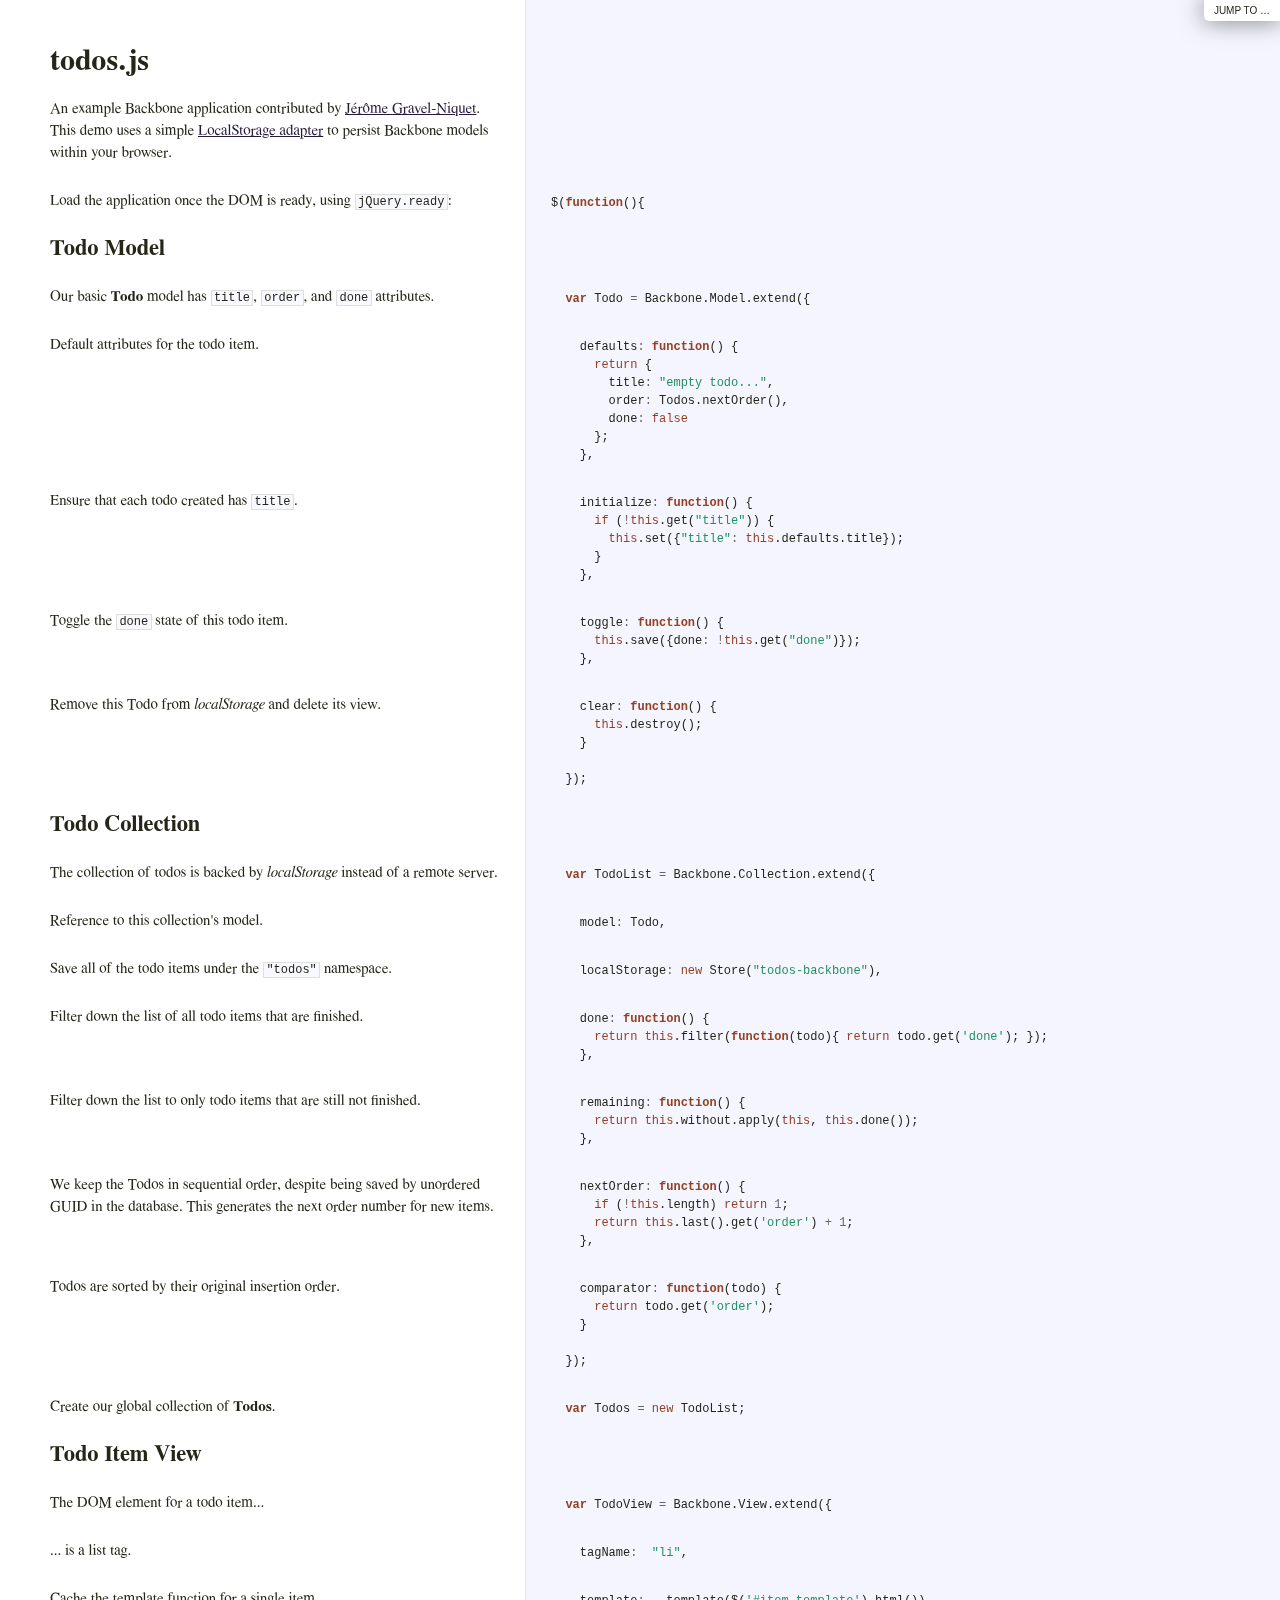
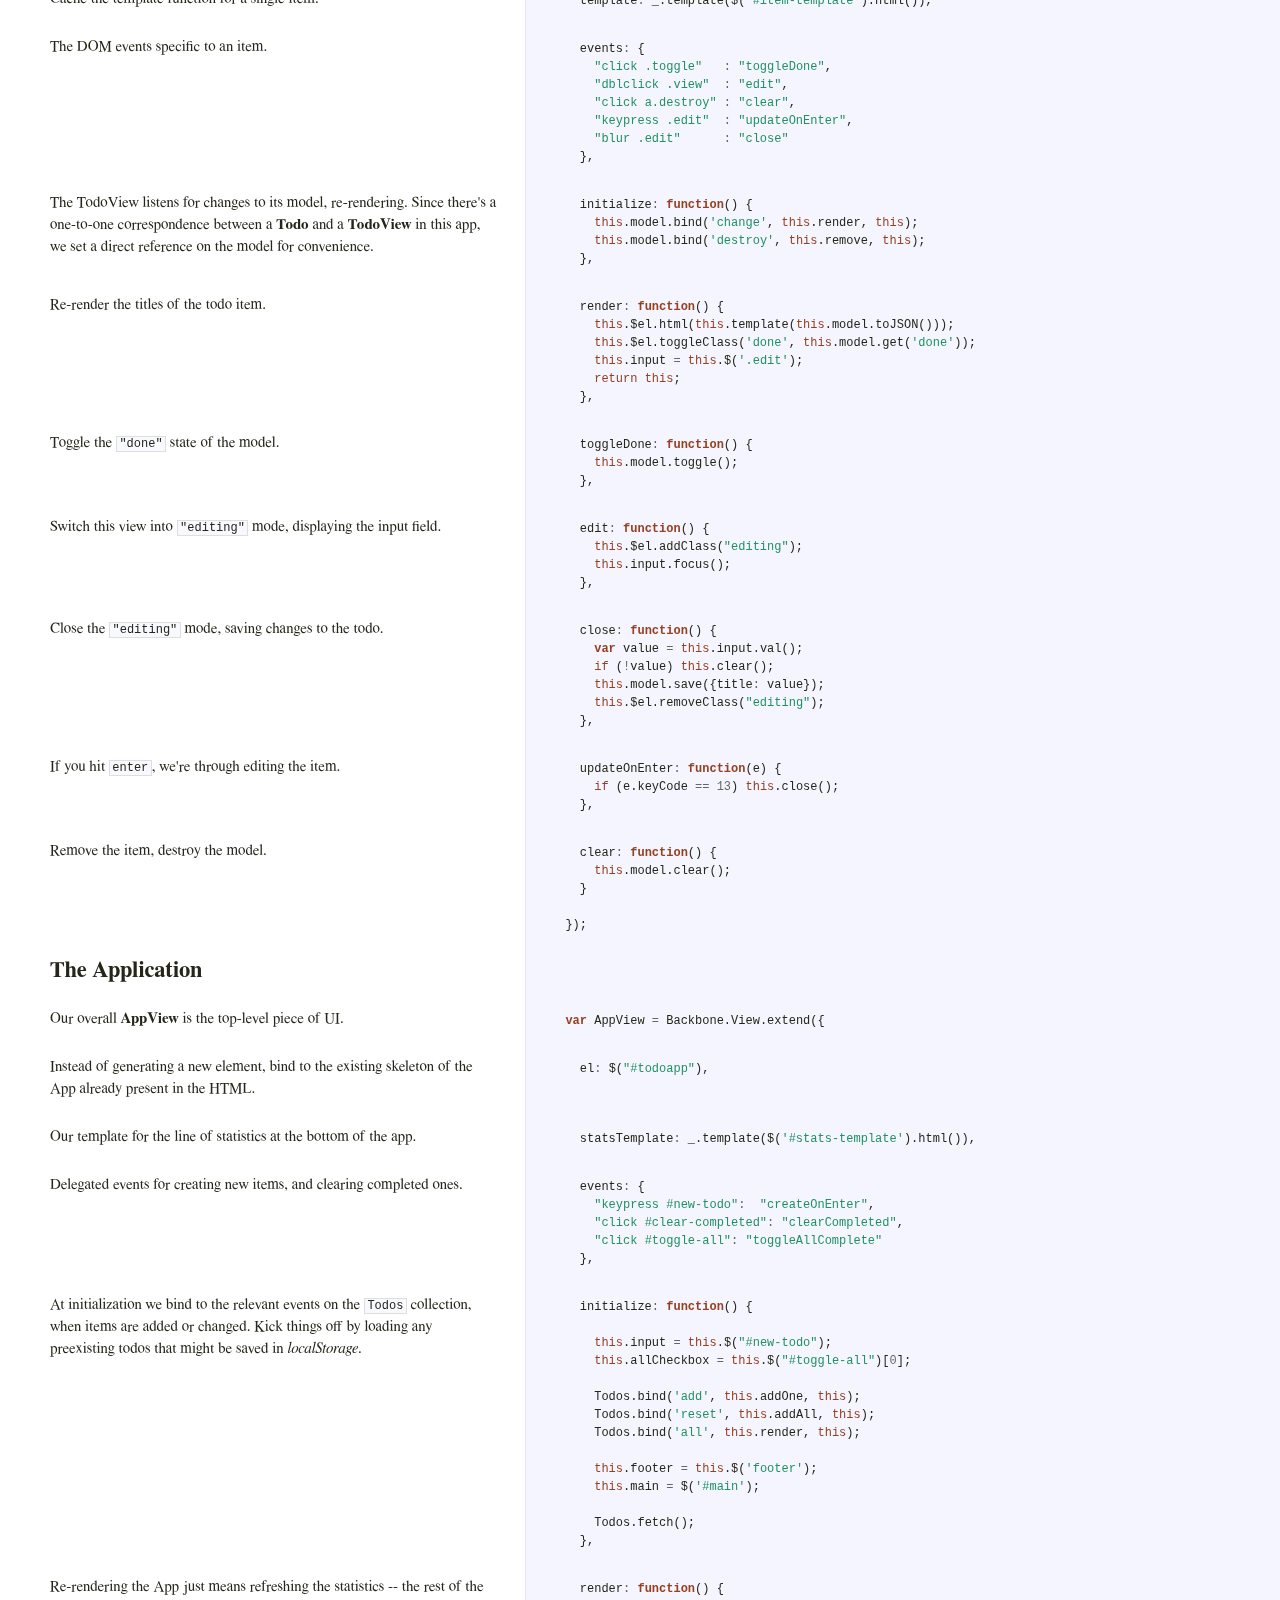
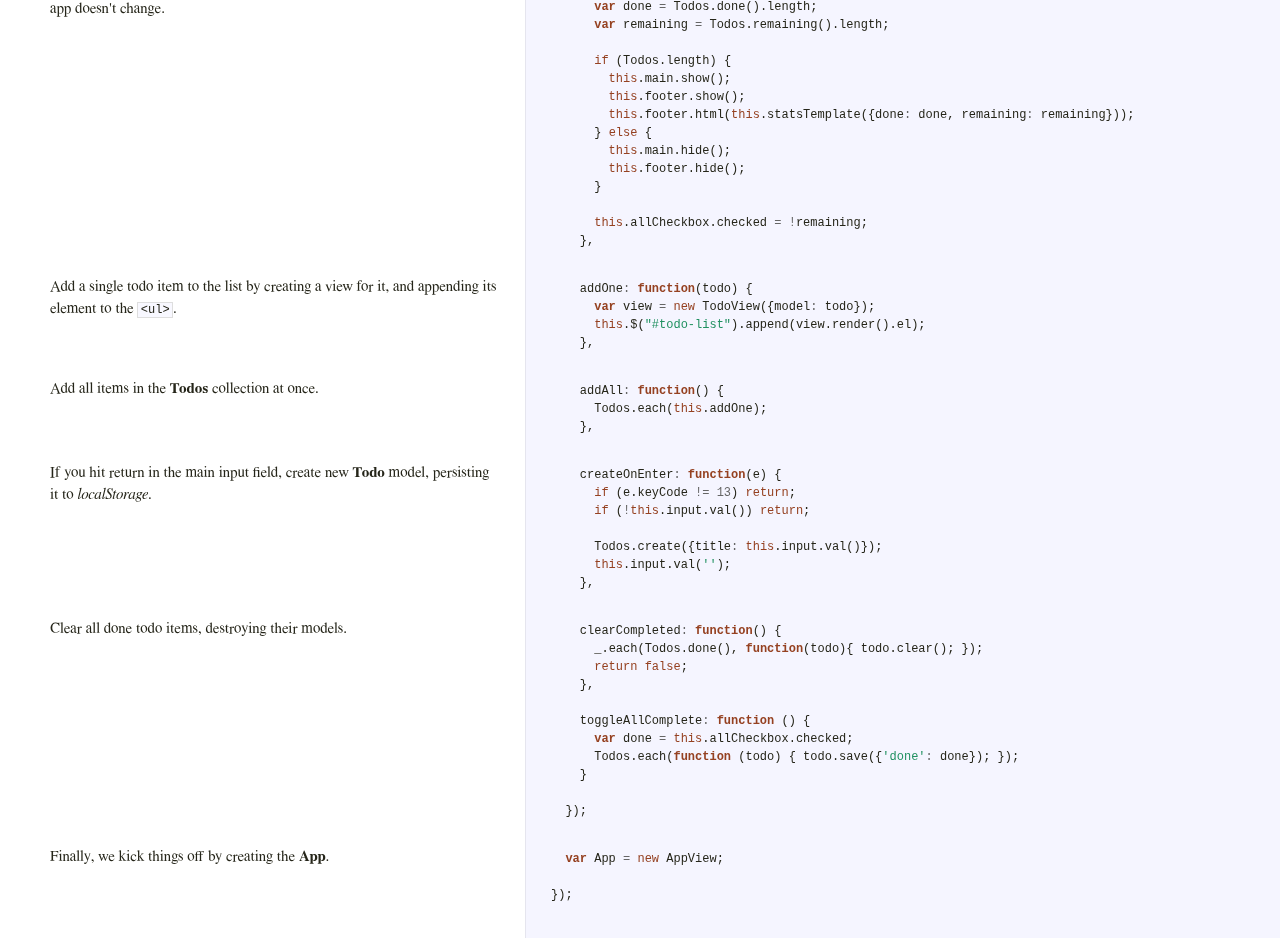
<file: components/backbone/docs/todos.html>
<!DOCTYPE html>  <html> <head>   <title>todos.js</title>   <meta http-equiv="content-type" content="text/html; charset=UTF-8">   <link rel="stylesheet" media="all" href="docco.css" /> </head> <body>   <div id="container">     <div id="background"></div>            <div id="jump_to">         Jump To &hellip;         <div id="jump_wrapper">           <div id="jump_page">                                           <a class="source" href="backbone-localstorage.html">                 backbone-localstorage.js               </a>                                           <a class="source" href="todos.html">                 todos.js               </a>                        </div>         </div>       </div>          <table cellpadding="0" cellspacing="0">       <thead>         <tr>           <th class="docs">             <h1>               todos.js             </h1>           </th>           <th class="code">           </th>         </tr>       </thead>       <tbody>                               <tr id="section-1">             <td class="docs">               <div class="pilwrap">                 <a class="pilcrow" href="#section-1">&#182;</a>               </div>               <p>An example Backbone application contributed by
<a href="http://jgn.me/">Jérôme Gravel-Niquet</a>. This demo uses a simple
<a href="backbone-localstorage.js">LocalStorage adapter</a>
to persist Backbone models within your browser.</p>             </td>             <td class="code">               <div class="highlight"><pre></pre></div>             </td>           </tr>                               <tr id="section-2">             <td class="docs">               <div class="pilwrap">                 <a class="pilcrow" href="#section-2">&#182;</a>               </div>               <p>Load the application once the DOM is ready, using <code>jQuery.ready</code>:</p>             </td>             <td class="code">               <div class="highlight"><pre><span class="nx">$</span><span class="p">(</span><span class="kd">function</span><span class="p">(){</span></pre></div>             </td>           </tr>                               <tr id="section-3">             <td class="docs">               <div class="pilwrap">                 <a class="pilcrow" href="#section-3">&#182;</a>               </div>               <h2>Todo Model</h2>             </td>             <td class="code">               <div class="highlight"><pre></pre></div>             </td>           </tr>                               <tr id="section-4">             <td class="docs">               <div class="pilwrap">                 <a class="pilcrow" href="#section-4">&#182;</a>               </div>               <p>Our basic <strong>Todo</strong> model has <code>title</code>, <code>order</code>, and <code>done</code> attributes.</p>             </td>             <td class="code">               <div class="highlight"><pre>  <span class="kd">var</span> <span class="nx">Todo</span> <span class="o">=</span> <span class="nx">Backbone</span><span class="p">.</span><span class="nx">Model</span><span class="p">.</span><span class="nx">extend</span><span class="p">({</span></pre></div>             </td>           </tr>                               <tr id="section-5">             <td class="docs">               <div class="pilwrap">                 <a class="pilcrow" href="#section-5">&#182;</a>               </div>               <p>Default attributes for the todo item.</p>             </td>             <td class="code">               <div class="highlight"><pre>    <span class="nx">defaults</span><span class="o">:</span> <span class="kd">function</span><span class="p">()</span> <span class="p">{</span>
      <span class="k">return</span> <span class="p">{</span>
        <span class="nx">title</span><span class="o">:</span> <span class="s2">&quot;empty todo...&quot;</span><span class="p">,</span>
        <span class="nx">order</span><span class="o">:</span> <span class="nx">Todos</span><span class="p">.</span><span class="nx">nextOrder</span><span class="p">(),</span>
        <span class="nx">done</span><span class="o">:</span> <span class="kc">false</span>
      <span class="p">};</span>
    <span class="p">},</span></pre></div>             </td>           </tr>                               <tr id="section-6">             <td class="docs">               <div class="pilwrap">                 <a class="pilcrow" href="#section-6">&#182;</a>               </div>               <p>Ensure that each todo created has <code>title</code>.</p>             </td>             <td class="code">               <div class="highlight"><pre>    <span class="nx">initialize</span><span class="o">:</span> <span class="kd">function</span><span class="p">()</span> <span class="p">{</span>
      <span class="k">if</span> <span class="p">(</span><span class="o">!</span><span class="k">this</span><span class="p">.</span><span class="nx">get</span><span class="p">(</span><span class="s2">&quot;title&quot;</span><span class="p">))</span> <span class="p">{</span>
        <span class="k">this</span><span class="p">.</span><span class="nx">set</span><span class="p">({</span><span class="s2">&quot;title&quot;</span><span class="o">:</span> <span class="k">this</span><span class="p">.</span><span class="nx">defaults</span><span class="p">.</span><span class="nx">title</span><span class="p">});</span>
      <span class="p">}</span>
    <span class="p">},</span></pre></div>             </td>           </tr>                               <tr id="section-7">             <td class="docs">               <div class="pilwrap">                 <a class="pilcrow" href="#section-7">&#182;</a>               </div>               <p>Toggle the <code>done</code> state of this todo item.</p>             </td>             <td class="code">               <div class="highlight"><pre>    <span class="nx">toggle</span><span class="o">:</span> <span class="kd">function</span><span class="p">()</span> <span class="p">{</span>
      <span class="k">this</span><span class="p">.</span><span class="nx">save</span><span class="p">({</span><span class="nx">done</span><span class="o">:</span> <span class="o">!</span><span class="k">this</span><span class="p">.</span><span class="nx">get</span><span class="p">(</span><span class="s2">&quot;done&quot;</span><span class="p">)});</span>
    <span class="p">},</span></pre></div>             </td>           </tr>                               <tr id="section-8">             <td class="docs">               <div class="pilwrap">                 <a class="pilcrow" href="#section-8">&#182;</a>               </div>               <p>Remove this Todo from <em>localStorage</em> and delete its view.</p>             </td>             <td class="code">               <div class="highlight"><pre>    <span class="nx">clear</span><span class="o">:</span> <span class="kd">function</span><span class="p">()</span> <span class="p">{</span>
      <span class="k">this</span><span class="p">.</span><span class="nx">destroy</span><span class="p">();</span>
    <span class="p">}</span>

  <span class="p">});</span></pre></div>             </td>           </tr>                               <tr id="section-9">             <td class="docs">               <div class="pilwrap">                 <a class="pilcrow" href="#section-9">&#182;</a>               </div>               <h2>Todo Collection</h2>             </td>             <td class="code">               <div class="highlight"><pre></pre></div>             </td>           </tr>                               <tr id="section-10">             <td class="docs">               <div class="pilwrap">                 <a class="pilcrow" href="#section-10">&#182;</a>               </div>               <p>The collection of todos is backed by <em>localStorage</em> instead of a remote
server.</p>             </td>             <td class="code">               <div class="highlight"><pre>  <span class="kd">var</span> <span class="nx">TodoList</span> <span class="o">=</span> <span class="nx">Backbone</span><span class="p">.</span><span class="nx">Collection</span><span class="p">.</span><span class="nx">extend</span><span class="p">({</span></pre></div>             </td>           </tr>                               <tr id="section-11">             <td class="docs">               <div class="pilwrap">                 <a class="pilcrow" href="#section-11">&#182;</a>               </div>               <p>Reference to this collection's model.</p>             </td>             <td class="code">               <div class="highlight"><pre>    <span class="nx">model</span><span class="o">:</span> <span class="nx">Todo</span><span class="p">,</span></pre></div>             </td>           </tr>                               <tr id="section-12">             <td class="docs">               <div class="pilwrap">                 <a class="pilcrow" href="#section-12">&#182;</a>               </div>               <p>Save all of the todo items under the <code>"todos"</code> namespace.</p>             </td>             <td class="code">               <div class="highlight"><pre>    <span class="nx">localStorage</span><span class="o">:</span> <span class="k">new</span> <span class="nx">Store</span><span class="p">(</span><span class="s2">&quot;todos-backbone&quot;</span><span class="p">),</span></pre></div>             </td>           </tr>                               <tr id="section-13">             <td class="docs">               <div class="pilwrap">                 <a class="pilcrow" href="#section-13">&#182;</a>               </div>               <p>Filter down the list of all todo items that are finished.</p>             </td>             <td class="code">               <div class="highlight"><pre>    <span class="nx">done</span><span class="o">:</span> <span class="kd">function</span><span class="p">()</span> <span class="p">{</span>
      <span class="k">return</span> <span class="k">this</span><span class="p">.</span><span class="nx">filter</span><span class="p">(</span><span class="kd">function</span><span class="p">(</span><span class="nx">todo</span><span class="p">){</span> <span class="k">return</span> <span class="nx">todo</span><span class="p">.</span><span class="nx">get</span><span class="p">(</span><span class="s1">&#39;done&#39;</span><span class="p">);</span> <span class="p">});</span>
    <span class="p">},</span></pre></div>             </td>           </tr>                               <tr id="section-14">             <td class="docs">               <div class="pilwrap">                 <a class="pilcrow" href="#section-14">&#182;</a>               </div>               <p>Filter down the list to only todo items that are still not finished.</p>             </td>             <td class="code">               <div class="highlight"><pre>    <span class="nx">remaining</span><span class="o">:</span> <span class="kd">function</span><span class="p">()</span> <span class="p">{</span>
      <span class="k">return</span> <span class="k">this</span><span class="p">.</span><span class="nx">without</span><span class="p">.</span><span class="nx">apply</span><span class="p">(</span><span class="k">this</span><span class="p">,</span> <span class="k">this</span><span class="p">.</span><span class="nx">done</span><span class="p">());</span>
    <span class="p">},</span></pre></div>             </td>           </tr>                               <tr id="section-15">             <td class="docs">               <div class="pilwrap">                 <a class="pilcrow" href="#section-15">&#182;</a>               </div>               <p>We keep the Todos in sequential order, despite being saved by unordered
GUID in the database. This generates the next order number for new items.</p>             </td>             <td class="code">               <div class="highlight"><pre>    <span class="nx">nextOrder</span><span class="o">:</span> <span class="kd">function</span><span class="p">()</span> <span class="p">{</span>
      <span class="k">if</span> <span class="p">(</span><span class="o">!</span><span class="k">this</span><span class="p">.</span><span class="nx">length</span><span class="p">)</span> <span class="k">return</span> <span class="mi">1</span><span class="p">;</span>
      <span class="k">return</span> <span class="k">this</span><span class="p">.</span><span class="nx">last</span><span class="p">().</span><span class="nx">get</span><span class="p">(</span><span class="s1">&#39;order&#39;</span><span class="p">)</span> <span class="o">+</span> <span class="mi">1</span><span class="p">;</span>
    <span class="p">},</span></pre></div>             </td>           </tr>                               <tr id="section-16">             <td class="docs">               <div class="pilwrap">                 <a class="pilcrow" href="#section-16">&#182;</a>               </div>               <p>Todos are sorted by their original insertion order.</p>             </td>             <td class="code">               <div class="highlight"><pre>    <span class="nx">comparator</span><span class="o">:</span> <span class="kd">function</span><span class="p">(</span><span class="nx">todo</span><span class="p">)</span> <span class="p">{</span>
      <span class="k">return</span> <span class="nx">todo</span><span class="p">.</span><span class="nx">get</span><span class="p">(</span><span class="s1">&#39;order&#39;</span><span class="p">);</span>
    <span class="p">}</span>

  <span class="p">});</span></pre></div>             </td>           </tr>                               <tr id="section-17">             <td class="docs">               <div class="pilwrap">                 <a class="pilcrow" href="#section-17">&#182;</a>               </div>               <p>Create our global collection of <strong>Todos</strong>.</p>             </td>             <td class="code">               <div class="highlight"><pre>  <span class="kd">var</span> <span class="nx">Todos</span> <span class="o">=</span> <span class="k">new</span> <span class="nx">TodoList</span><span class="p">;</span></pre></div>             </td>           </tr>                               <tr id="section-18">             <td class="docs">               <div class="pilwrap">                 <a class="pilcrow" href="#section-18">&#182;</a>               </div>               <h2>Todo Item View</h2>             </td>             <td class="code">               <div class="highlight"><pre></pre></div>             </td>           </tr>                               <tr id="section-19">             <td class="docs">               <div class="pilwrap">                 <a class="pilcrow" href="#section-19">&#182;</a>               </div>               <p>The DOM element for a todo item...</p>             </td>             <td class="code">               <div class="highlight"><pre>  <span class="kd">var</span> <span class="nx">TodoView</span> <span class="o">=</span> <span class="nx">Backbone</span><span class="p">.</span><span class="nx">View</span><span class="p">.</span><span class="nx">extend</span><span class="p">({</span></pre></div>             </td>           </tr>                               <tr id="section-20">             <td class="docs">               <div class="pilwrap">                 <a class="pilcrow" href="#section-20">&#182;</a>               </div>               <p>... is a list tag.</p>             </td>             <td class="code">               <div class="highlight"><pre>    <span class="nx">tagName</span><span class="o">:</span>  <span class="s2">&quot;li&quot;</span><span class="p">,</span></pre></div>             </td>           </tr>                               <tr id="section-21">             <td class="docs">               <div class="pilwrap">                 <a class="pilcrow" href="#section-21">&#182;</a>               </div>               <p>Cache the template function for a single item.</p>             </td>             <td class="code">               <div class="highlight"><pre>    <span class="nx">template</span><span class="o">:</span> <span class="nx">_</span><span class="p">.</span><span class="nx">template</span><span class="p">(</span><span class="nx">$</span><span class="p">(</span><span class="s1">&#39;#item-template&#39;</span><span class="p">).</span><span class="nx">html</span><span class="p">()),</span></pre></div>             </td>           </tr>                               <tr id="section-22">             <td class="docs">               <div class="pilwrap">                 <a class="pilcrow" href="#section-22">&#182;</a>               </div>               <p>The DOM events specific to an item.</p>             </td>             <td class="code">               <div class="highlight"><pre>    <span class="nx">events</span><span class="o">:</span> <span class="p">{</span>
      <span class="s2">&quot;click .toggle&quot;</span>   <span class="o">:</span> <span class="s2">&quot;toggleDone&quot;</span><span class="p">,</span>
      <span class="s2">&quot;dblclick .view&quot;</span>  <span class="o">:</span> <span class="s2">&quot;edit&quot;</span><span class="p">,</span>
      <span class="s2">&quot;click a.destroy&quot;</span> <span class="o">:</span> <span class="s2">&quot;clear&quot;</span><span class="p">,</span>
      <span class="s2">&quot;keypress .edit&quot;</span>  <span class="o">:</span> <span class="s2">&quot;updateOnEnter&quot;</span><span class="p">,</span>
      <span class="s2">&quot;blur .edit&quot;</span>      <span class="o">:</span> <span class="s2">&quot;close&quot;</span>
    <span class="p">},</span></pre></div>             </td>           </tr>                               <tr id="section-23">             <td class="docs">               <div class="pilwrap">                 <a class="pilcrow" href="#section-23">&#182;</a>               </div>               <p>The TodoView listens for changes to its model, re-rendering. Since there's
a one-to-one correspondence between a <strong>Todo</strong> and a <strong>TodoView</strong> in this
app, we set a direct reference on the model for convenience.</p>             </td>             <td class="code">               <div class="highlight"><pre>    <span class="nx">initialize</span><span class="o">:</span> <span class="kd">function</span><span class="p">()</span> <span class="p">{</span>
      <span class="k">this</span><span class="p">.</span><span class="nx">model</span><span class="p">.</span><span class="nx">bind</span><span class="p">(</span><span class="s1">&#39;change&#39;</span><span class="p">,</span> <span class="k">this</span><span class="p">.</span><span class="nx">render</span><span class="p">,</span> <span class="k">this</span><span class="p">);</span>
      <span class="k">this</span><span class="p">.</span><span class="nx">model</span><span class="p">.</span><span class="nx">bind</span><span class="p">(</span><span class="s1">&#39;destroy&#39;</span><span class="p">,</span> <span class="k">this</span><span class="p">.</span><span class="nx">remove</span><span class="p">,</span> <span class="k">this</span><span class="p">);</span>
    <span class="p">},</span></pre></div>             </td>           </tr>                               <tr id="section-24">             <td class="docs">               <div class="pilwrap">                 <a class="pilcrow" href="#section-24">&#182;</a>               </div>               <p>Re-render the titles of the todo item.</p>             </td>             <td class="code">               <div class="highlight"><pre>    <span class="nx">render</span><span class="o">:</span> <span class="kd">function</span><span class="p">()</span> <span class="p">{</span>
      <span class="k">this</span><span class="p">.</span><span class="nx">$el</span><span class="p">.</span><span class="nx">html</span><span class="p">(</span><span class="k">this</span><span class="p">.</span><span class="nx">template</span><span class="p">(</span><span class="k">this</span><span class="p">.</span><span class="nx">model</span><span class="p">.</span><span class="nx">toJSON</span><span class="p">()));</span>
      <span class="k">this</span><span class="p">.</span><span class="nx">$el</span><span class="p">.</span><span class="nx">toggleClass</span><span class="p">(</span><span class="s1">&#39;done&#39;</span><span class="p">,</span> <span class="k">this</span><span class="p">.</span><span class="nx">model</span><span class="p">.</span><span class="nx">get</span><span class="p">(</span><span class="s1">&#39;done&#39;</span><span class="p">));</span>
      <span class="k">this</span><span class="p">.</span><span class="nx">input</span> <span class="o">=</span> <span class="k">this</span><span class="p">.</span><span class="nx">$</span><span class="p">(</span><span class="s1">&#39;.edit&#39;</span><span class="p">);</span>
      <span class="k">return</span> <span class="k">this</span><span class="p">;</span>
    <span class="p">},</span></pre></div>             </td>           </tr>                               <tr id="section-25">             <td class="docs">               <div class="pilwrap">                 <a class="pilcrow" href="#section-25">&#182;</a>               </div>               <p>Toggle the <code>"done"</code> state of the model.</p>             </td>             <td class="code">               <div class="highlight"><pre>    <span class="nx">toggleDone</span><span class="o">:</span> <span class="kd">function</span><span class="p">()</span> <span class="p">{</span>
      <span class="k">this</span><span class="p">.</span><span class="nx">model</span><span class="p">.</span><span class="nx">toggle</span><span class="p">();</span>
    <span class="p">},</span></pre></div>             </td>           </tr>                               <tr id="section-26">             <td class="docs">               <div class="pilwrap">                 <a class="pilcrow" href="#section-26">&#182;</a>               </div>               <p>Switch this view into <code>"editing"</code> mode, displaying the input field.</p>             </td>             <td class="code">               <div class="highlight"><pre>    <span class="nx">edit</span><span class="o">:</span> <span class="kd">function</span><span class="p">()</span> <span class="p">{</span>
      <span class="k">this</span><span class="p">.</span><span class="nx">$el</span><span class="p">.</span><span class="nx">addClass</span><span class="p">(</span><span class="s2">&quot;editing&quot;</span><span class="p">);</span>
      <span class="k">this</span><span class="p">.</span><span class="nx">input</span><span class="p">.</span><span class="nx">focus</span><span class="p">();</span>
    <span class="p">},</span></pre></div>             </td>           </tr>                               <tr id="section-27">             <td class="docs">               <div class="pilwrap">                 <a class="pilcrow" href="#section-27">&#182;</a>               </div>               <p>Close the <code>"editing"</code> mode, saving changes to the todo.</p>             </td>             <td class="code">               <div class="highlight"><pre>    <span class="nx">close</span><span class="o">:</span> <span class="kd">function</span><span class="p">()</span> <span class="p">{</span>
      <span class="kd">var</span> <span class="nx">value</span> <span class="o">=</span> <span class="k">this</span><span class="p">.</span><span class="nx">input</span><span class="p">.</span><span class="nx">val</span><span class="p">();</span>
      <span class="k">if</span> <span class="p">(</span><span class="o">!</span><span class="nx">value</span><span class="p">)</span> <span class="k">this</span><span class="p">.</span><span class="nx">clear</span><span class="p">();</span>
      <span class="k">this</span><span class="p">.</span><span class="nx">model</span><span class="p">.</span><span class="nx">save</span><span class="p">({</span><span class="nx">title</span><span class="o">:</span> <span class="nx">value</span><span class="p">});</span>
      <span class="k">this</span><span class="p">.</span><span class="nx">$el</span><span class="p">.</span><span class="nx">removeClass</span><span class="p">(</span><span class="s2">&quot;editing&quot;</span><span class="p">);</span>
    <span class="p">},</span></pre></div>             </td>           </tr>                               <tr id="section-28">             <td class="docs">               <div class="pilwrap">                 <a class="pilcrow" href="#section-28">&#182;</a>               </div>               <p>If you hit <code>enter</code>, we're through editing the item.</p>             </td>             <td class="code">               <div class="highlight"><pre>    <span class="nx">updateOnEnter</span><span class="o">:</span> <span class="kd">function</span><span class="p">(</span><span class="nx">e</span><span class="p">)</span> <span class="p">{</span>
      <span class="k">if</span> <span class="p">(</span><span class="nx">e</span><span class="p">.</span><span class="nx">keyCode</span> <span class="o">==</span> <span class="mi">13</span><span class="p">)</span> <span class="k">this</span><span class="p">.</span><span class="nx">close</span><span class="p">();</span>
    <span class="p">},</span></pre></div>             </td>           </tr>                               <tr id="section-29">             <td class="docs">               <div class="pilwrap">                 <a class="pilcrow" href="#section-29">&#182;</a>               </div>               <p>Remove the item, destroy the model.</p>             </td>             <td class="code">               <div class="highlight"><pre>    <span class="nx">clear</span><span class="o">:</span> <span class="kd">function</span><span class="p">()</span> <span class="p">{</span>
      <span class="k">this</span><span class="p">.</span><span class="nx">model</span><span class="p">.</span><span class="nx">clear</span><span class="p">();</span>
    <span class="p">}</span>

  <span class="p">});</span></pre></div>             </td>           </tr>                               <tr id="section-30">             <td class="docs">               <div class="pilwrap">                 <a class="pilcrow" href="#section-30">&#182;</a>               </div>               <h2>The Application</h2>             </td>             <td class="code">               <div class="highlight"><pre></pre></div>             </td>           </tr>                               <tr id="section-31">             <td class="docs">               <div class="pilwrap">                 <a class="pilcrow" href="#section-31">&#182;</a>               </div>               <p>Our overall <strong>AppView</strong> is the top-level piece of UI.</p>             </td>             <td class="code">               <div class="highlight"><pre>  <span class="kd">var</span> <span class="nx">AppView</span> <span class="o">=</span> <span class="nx">Backbone</span><span class="p">.</span><span class="nx">View</span><span class="p">.</span><span class="nx">extend</span><span class="p">({</span></pre></div>             </td>           </tr>                               <tr id="section-32">             <td class="docs">               <div class="pilwrap">                 <a class="pilcrow" href="#section-32">&#182;</a>               </div>               <p>Instead of generating a new element, bind to the existing skeleton of
the App already present in the HTML.</p>             </td>             <td class="code">               <div class="highlight"><pre>    <span class="nx">el</span><span class="o">:</span> <span class="nx">$</span><span class="p">(</span><span class="s2">&quot;#todoapp&quot;</span><span class="p">),</span></pre></div>             </td>           </tr>                               <tr id="section-33">             <td class="docs">               <div class="pilwrap">                 <a class="pilcrow" href="#section-33">&#182;</a>               </div>               <p>Our template for the line of statistics at the bottom of the app.</p>             </td>             <td class="code">               <div class="highlight"><pre>    <span class="nx">statsTemplate</span><span class="o">:</span> <span class="nx">_</span><span class="p">.</span><span class="nx">template</span><span class="p">(</span><span class="nx">$</span><span class="p">(</span><span class="s1">&#39;#stats-template&#39;</span><span class="p">).</span><span class="nx">html</span><span class="p">()),</span></pre></div>             </td>           </tr>                               <tr id="section-34">             <td class="docs">               <div class="pilwrap">                 <a class="pilcrow" href="#section-34">&#182;</a>               </div>               <p>Delegated events for creating new items, and clearing completed ones.</p>             </td>             <td class="code">               <div class="highlight"><pre>    <span class="nx">events</span><span class="o">:</span> <span class="p">{</span>
      <span class="s2">&quot;keypress #new-todo&quot;</span><span class="o">:</span>  <span class="s2">&quot;createOnEnter&quot;</span><span class="p">,</span>
      <span class="s2">&quot;click #clear-completed&quot;</span><span class="o">:</span> <span class="s2">&quot;clearCompleted&quot;</span><span class="p">,</span>
      <span class="s2">&quot;click #toggle-all&quot;</span><span class="o">:</span> <span class="s2">&quot;toggleAllComplete&quot;</span>
    <span class="p">},</span></pre></div>             </td>           </tr>                               <tr id="section-35">             <td class="docs">               <div class="pilwrap">                 <a class="pilcrow" href="#section-35">&#182;</a>               </div>               <p>At initialization we bind to the relevant events on the <code>Todos</code>
collection, when items are added or changed. Kick things off by
loading any preexisting todos that might be saved in <em>localStorage</em>.</p>             </td>             <td class="code">               <div class="highlight"><pre>    <span class="nx">initialize</span><span class="o">:</span> <span class="kd">function</span><span class="p">()</span> <span class="p">{</span>

      <span class="k">this</span><span class="p">.</span><span class="nx">input</span> <span class="o">=</span> <span class="k">this</span><span class="p">.</span><span class="nx">$</span><span class="p">(</span><span class="s2">&quot;#new-todo&quot;</span><span class="p">);</span>
      <span class="k">this</span><span class="p">.</span><span class="nx">allCheckbox</span> <span class="o">=</span> <span class="k">this</span><span class="p">.</span><span class="nx">$</span><span class="p">(</span><span class="s2">&quot;#toggle-all&quot;</span><span class="p">)[</span><span class="mi">0</span><span class="p">];</span>

      <span class="nx">Todos</span><span class="p">.</span><span class="nx">bind</span><span class="p">(</span><span class="s1">&#39;add&#39;</span><span class="p">,</span> <span class="k">this</span><span class="p">.</span><span class="nx">addOne</span><span class="p">,</span> <span class="k">this</span><span class="p">);</span>
      <span class="nx">Todos</span><span class="p">.</span><span class="nx">bind</span><span class="p">(</span><span class="s1">&#39;reset&#39;</span><span class="p">,</span> <span class="k">this</span><span class="p">.</span><span class="nx">addAll</span><span class="p">,</span> <span class="k">this</span><span class="p">);</span>
      <span class="nx">Todos</span><span class="p">.</span><span class="nx">bind</span><span class="p">(</span><span class="s1">&#39;all&#39;</span><span class="p">,</span> <span class="k">this</span><span class="p">.</span><span class="nx">render</span><span class="p">,</span> <span class="k">this</span><span class="p">);</span>

      <span class="k">this</span><span class="p">.</span><span class="nx">footer</span> <span class="o">=</span> <span class="k">this</span><span class="p">.</span><span class="nx">$</span><span class="p">(</span><span class="s1">&#39;footer&#39;</span><span class="p">);</span>
      <span class="k">this</span><span class="p">.</span><span class="nx">main</span> <span class="o">=</span> <span class="nx">$</span><span class="p">(</span><span class="s1">&#39;#main&#39;</span><span class="p">);</span>

      <span class="nx">Todos</span><span class="p">.</span><span class="nx">fetch</span><span class="p">();</span>
    <span class="p">},</span></pre></div>             </td>           </tr>                               <tr id="section-36">             <td class="docs">               <div class="pilwrap">                 <a class="pilcrow" href="#section-36">&#182;</a>               </div>               <p>Re-rendering the App just means refreshing the statistics -- the rest
of the app doesn't change.</p>             </td>             <td class="code">               <div class="highlight"><pre>    <span class="nx">render</span><span class="o">:</span> <span class="kd">function</span><span class="p">()</span> <span class="p">{</span>
      <span class="kd">var</span> <span class="nx">done</span> <span class="o">=</span> <span class="nx">Todos</span><span class="p">.</span><span class="nx">done</span><span class="p">().</span><span class="nx">length</span><span class="p">;</span>
      <span class="kd">var</span> <span class="nx">remaining</span> <span class="o">=</span> <span class="nx">Todos</span><span class="p">.</span><span class="nx">remaining</span><span class="p">().</span><span class="nx">length</span><span class="p">;</span>

      <span class="k">if</span> <span class="p">(</span><span class="nx">Todos</span><span class="p">.</span><span class="nx">length</span><span class="p">)</span> <span class="p">{</span>
        <span class="k">this</span><span class="p">.</span><span class="nx">main</span><span class="p">.</span><span class="nx">show</span><span class="p">();</span>
        <span class="k">this</span><span class="p">.</span><span class="nx">footer</span><span class="p">.</span><span class="nx">show</span><span class="p">();</span>
        <span class="k">this</span><span class="p">.</span><span class="nx">footer</span><span class="p">.</span><span class="nx">html</span><span class="p">(</span><span class="k">this</span><span class="p">.</span><span class="nx">statsTemplate</span><span class="p">({</span><span class="nx">done</span><span class="o">:</span> <span class="nx">done</span><span class="p">,</span> <span class="nx">remaining</span><span class="o">:</span> <span class="nx">remaining</span><span class="p">}));</span>
      <span class="p">}</span> <span class="k">else</span> <span class="p">{</span>
        <span class="k">this</span><span class="p">.</span><span class="nx">main</span><span class="p">.</span><span class="nx">hide</span><span class="p">();</span>
        <span class="k">this</span><span class="p">.</span><span class="nx">footer</span><span class="p">.</span><span class="nx">hide</span><span class="p">();</span>
      <span class="p">}</span>

      <span class="k">this</span><span class="p">.</span><span class="nx">allCheckbox</span><span class="p">.</span><span class="nx">checked</span> <span class="o">=</span> <span class="o">!</span><span class="nx">remaining</span><span class="p">;</span>
    <span class="p">},</span></pre></div>             </td>           </tr>                               <tr id="section-37">             <td class="docs">               <div class="pilwrap">                 <a class="pilcrow" href="#section-37">&#182;</a>               </div>               <p>Add a single todo item to the list by creating a view for it, and
appending its element to the <code>&lt;ul&gt;</code>.</p>             </td>             <td class="code">               <div class="highlight"><pre>    <span class="nx">addOne</span><span class="o">:</span> <span class="kd">function</span><span class="p">(</span><span class="nx">todo</span><span class="p">)</span> <span class="p">{</span>
      <span class="kd">var</span> <span class="nx">view</span> <span class="o">=</span> <span class="k">new</span> <span class="nx">TodoView</span><span class="p">({</span><span class="nx">model</span><span class="o">:</span> <span class="nx">todo</span><span class="p">});</span>
      <span class="k">this</span><span class="p">.</span><span class="nx">$</span><span class="p">(</span><span class="s2">&quot;#todo-list&quot;</span><span class="p">).</span><span class="nx">append</span><span class="p">(</span><span class="nx">view</span><span class="p">.</span><span class="nx">render</span><span class="p">().</span><span class="nx">el</span><span class="p">);</span>
    <span class="p">},</span></pre></div>             </td>           </tr>                               <tr id="section-38">             <td class="docs">               <div class="pilwrap">                 <a class="pilcrow" href="#section-38">&#182;</a>               </div>               <p>Add all items in the <strong>Todos</strong> collection at once.</p>             </td>             <td class="code">               <div class="highlight"><pre>    <span class="nx">addAll</span><span class="o">:</span> <span class="kd">function</span><span class="p">()</span> <span class="p">{</span>
      <span class="nx">Todos</span><span class="p">.</span><span class="nx">each</span><span class="p">(</span><span class="k">this</span><span class="p">.</span><span class="nx">addOne</span><span class="p">);</span>
    <span class="p">},</span></pre></div>             </td>           </tr>                               <tr id="section-39">             <td class="docs">               <div class="pilwrap">                 <a class="pilcrow" href="#section-39">&#182;</a>               </div>               <p>If you hit return in the main input field, create new <strong>Todo</strong> model,
persisting it to <em>localStorage</em>.</p>             </td>             <td class="code">               <div class="highlight"><pre>    <span class="nx">createOnEnter</span><span class="o">:</span> <span class="kd">function</span><span class="p">(</span><span class="nx">e</span><span class="p">)</span> <span class="p">{</span>
      <span class="k">if</span> <span class="p">(</span><span class="nx">e</span><span class="p">.</span><span class="nx">keyCode</span> <span class="o">!=</span> <span class="mi">13</span><span class="p">)</span> <span class="k">return</span><span class="p">;</span>
      <span class="k">if</span> <span class="p">(</span><span class="o">!</span><span class="k">this</span><span class="p">.</span><span class="nx">input</span><span class="p">.</span><span class="nx">val</span><span class="p">())</span> <span class="k">return</span><span class="p">;</span>

      <span class="nx">Todos</span><span class="p">.</span><span class="nx">create</span><span class="p">({</span><span class="nx">title</span><span class="o">:</span> <span class="k">this</span><span class="p">.</span><span class="nx">input</span><span class="p">.</span><span class="nx">val</span><span class="p">()});</span>
      <span class="k">this</span><span class="p">.</span><span class="nx">input</span><span class="p">.</span><span class="nx">val</span><span class="p">(</span><span class="s1">&#39;&#39;</span><span class="p">);</span>
    <span class="p">},</span></pre></div>             </td>           </tr>                               <tr id="section-40">             <td class="docs">               <div class="pilwrap">                 <a class="pilcrow" href="#section-40">&#182;</a>               </div>               <p>Clear all done todo items, destroying their models.</p>             </td>             <td class="code">               <div class="highlight"><pre>    <span class="nx">clearCompleted</span><span class="o">:</span> <span class="kd">function</span><span class="p">()</span> <span class="p">{</span>
      <span class="nx">_</span><span class="p">.</span><span class="nx">each</span><span class="p">(</span><span class="nx">Todos</span><span class="p">.</span><span class="nx">done</span><span class="p">(),</span> <span class="kd">function</span><span class="p">(</span><span class="nx">todo</span><span class="p">){</span> <span class="nx">todo</span><span class="p">.</span><span class="nx">clear</span><span class="p">();</span> <span class="p">});</span>
      <span class="k">return</span> <span class="kc">false</span><span class="p">;</span>
    <span class="p">},</span>

    <span class="nx">toggleAllComplete</span><span class="o">:</span> <span class="kd">function</span> <span class="p">()</span> <span class="p">{</span>
      <span class="kd">var</span> <span class="nx">done</span> <span class="o">=</span> <span class="k">this</span><span class="p">.</span><span class="nx">allCheckbox</span><span class="p">.</span><span class="nx">checked</span><span class="p">;</span>
      <span class="nx">Todos</span><span class="p">.</span><span class="nx">each</span><span class="p">(</span><span class="kd">function</span> <span class="p">(</span><span class="nx">todo</span><span class="p">)</span> <span class="p">{</span> <span class="nx">todo</span><span class="p">.</span><span class="nx">save</span><span class="p">({</span><span class="s1">&#39;done&#39;</span><span class="o">:</span> <span class="nx">done</span><span class="p">});</span> <span class="p">});</span>
    <span class="p">}</span>

  <span class="p">});</span></pre></div>             </td>           </tr>                               <tr id="section-41">             <td class="docs">               <div class="pilwrap">                 <a class="pilcrow" href="#section-41">&#182;</a>               </div>               <p>Finally, we kick things off by creating the <strong>App</strong>.</p>             </td>             <td class="code">               <div class="highlight"><pre>  <span class="kd">var</span> <span class="nx">App</span> <span class="o">=</span> <span class="k">new</span> <span class="nx">AppView</span><span class="p">;</span>

<span class="p">});</span>

</pre></div>             </td>           </tr>                </tbody>     </table>   </div> </body> </html>
</file>
<file: components/backbone/docs/docco.css>
/*--------------------- Layout and Typography ----------------------------*/
body {
  font-family: 'Palatino Linotype', 'Book Antiqua', Palatino, FreeSerif, serif;
  font-size: 15px;
  line-height: 22px;
  color: #252519;
  margin: 0; padding: 0;
}
a {
  color: #261a3b;
}
  a:visited {
    color: #261a3b;
  }
p {
  margin: 0 0 15px 0;
}
h1, h2, h3, h4, h5, h6 {
  margin: 0px 0 15px 0;
}
  h1 {
    margin-top: 40px;
  }
#container {
  position: relative;
}
#background {
  position: fixed;
  top: 0; left: 525px; right: 0; bottom: 0;
  background: #f5f5ff;
  border-left: 1px solid #e5e5ee;
  z-index: -1;
}
#jump_to, #jump_page {
  background: white;
  -webkit-box-shadow: 0 0 25px #777; -moz-box-shadow: 0 0 25px #777;
  -webkit-border-bottom-left-radius: 5px; -moz-border-radius-bottomleft: 5px;
  font: 10px Arial;
  text-transform: uppercase;
  cursor: pointer;
  text-align: right;
}
#jump_to, #jump_wrapper {
  position: fixed;
  right: 0; top: 0;
  padding: 5px 10px;
}
  #jump_wrapper {
    padding: 0;
    display: none;
  }
    #jump_to:hover #jump_wrapper {
      display: block;
    }
    #jump_page {
      padding: 5px 0 3px;
      margin: 0 0 25px 25px;
    }
      #jump_page .source {
        display: block;
        padding: 5px 10px;
        text-decoration: none;
        border-top: 1px solid #eee;
      }
        #jump_page .source:hover {
          background: #f5f5ff;
        }
        #jump_page .source:first-child {
        }
table td {
  border: 0;
  outline: 0;
}
  td.docs, th.docs {
    max-width: 450px;
    min-width: 450px;
    min-height: 5px;
    padding: 10px 25px 1px 50px;
    overflow-x: hidden;
    vertical-align: top;
    text-align: left;
  }
    .docs pre {
      margin: 15px 0 15px;
      padding-left: 15px;
    }
    .docs p tt, .docs p code {
      background: #f8f8ff;
      border: 1px solid #dedede;
      font-size: 12px;
      padding: 0 0.2em;
    }
    .pilwrap {
      position: relative;
    }
      .pilcrow {
        font: 12px Arial;
        text-decoration: none;
        color: #454545;
        position: absolute;
        top: 3px; left: -20px;
        padding: 1px 2px;
        opacity: 0;
        -webkit-transition: opacity 0.2s linear;
      }
        td.docs:hover .pilcrow {
          opacity: 1;
        }
  td.code, th.code {
    padding: 14px 15px 16px 25px;
    width: 100%;
    vertical-align: top;
    background: #f5f5ff;
    border-left: 1px solid #e5e5ee;
  }
    pre, tt, code {
      font-size: 12px; line-height: 18px;
      font-family: Monaco, Consolas, "Lucida Console", monospace;
      margin: 0; padding: 0;
    }


/*---------------------- Syntax Highlighting -----------------------------*/
td.linenos { background-color: #f0f0f0; padding-right: 10px; }
span.lineno { background-color: #f0f0f0; padding: 0 5px 0 5px; }
body .hll { background-color: #ffffcc }
body .c { color: #408080; font-style: italic }  /* Comment */
body .err { border: 1px solid #FF0000 }         /* Error */
body .k { color: #954121 }                      /* Keyword */
body .o { color: #666666 }                      /* Operator */
body .cm { color: #408080; font-style: italic } /* Comment.Multiline */
body .cp { color: #BC7A00 }                     /* Comment.Preproc */
body .c1 { color: #408080; font-style: italic } /* Comment.Single */
body .cs { color: #408080; font-style: italic } /* Comment.Special */
body .gd { color: #A00000 }                     /* Generic.Deleted */
body .ge { font-style: italic }                 /* Generic.Emph */
body .gr { color: #FF0000 }                     /* Generic.Error */
body .gh { color: #000080; font-weight: bold }  /* Generic.Heading */
body .gi { color: #00A000 }                     /* Generic.Inserted */
body .go { color: #808080 }                     /* Generic.Output */
body .gp { color: #000080; font-weight: bold }  /* Generic.Prompt */
body .gs { font-weight: bold }                  /* Generic.Strong */
body .gu { color: #800080; font-weight: bold }  /* Generic.Subheading */
body .gt { color: #0040D0 }                     /* Generic.Traceback */
body .kc { color: #954121 }                     /* Keyword.Constant */
body .kd { color: #954121; font-weight: bold }  /* Keyword.Declaration */
body .kn { color: #954121; font-weight: bold }  /* Keyword.Namespace */
body .kp { color: #954121 }                     /* Keyword.Pseudo */
body .kr { color: #954121; font-weight: bold }  /* Keyword.Reserved */
body .kt { color: #B00040 }                     /* Keyword.Type */
body .m { color: #666666 }                      /* Literal.Number */
body .s { color: #219161 }                      /* Literal.String */
body .na { color: #7D9029 }                     /* Name.Attribute */
body .nb { color: #954121 }                     /* Name.Builtin */
body .nc { color: #0000FF; font-weight: bold }  /* Name.Class */
body .no { color: #880000 }                     /* Name.Constant */
body .nd { color: #AA22FF }                     /* Name.Decorator */
body .ni { color: #999999; font-weight: bold }  /* Name.Entity */
body .ne { color: #D2413A; font-weight: bold }  /* Name.Exception */
body .nf { color: #0000FF }                     /* Name.Function */
body .nl { color: #A0A000 }                     /* Name.Label */
body .nn { color: #0000FF; font-weight: bold }  /* Name.Namespace */
body .nt { color: #954121; font-weight: bold }  /* Name.Tag */
body .nv { color: #19469D }                     /* Name.Variable */
body .ow { color: #AA22FF; font-weight: bold }  /* Operator.Word */
body .w { color: #bbbbbb }                      /* Text.Whitespace */
body .mf { color: #666666 }                     /* Literal.Number.Float */
body .mh { color: #666666 }                     /* Literal.Number.Hex */
body .mi { color: #666666 }                     /* Literal.Number.Integer */
body .mo { color: #666666 }                     /* Literal.Number.Oct */
body .sb { color: #219161 }                     /* Literal.String.Backtick */
body .sc { color: #219161 }                     /* Literal.String.Char */
body .sd { color: #219161; font-style: italic } /* Literal.String.Doc */
body .s2 { color: #219161 }                     /* Literal.String.Double */
body .se { color: #BB6622; font-weight: bold }  /* Literal.String.Escape */
body .sh { color: #219161 }                     /* Literal.String.Heredoc */
body .si { color: #BB6688; font-weight: bold }  /* Literal.String.Interpol */
body .sx { color: #954121 }                     /* Literal.String.Other */
body .sr { color: #BB6688 }                     /* Literal.String.Regex */
body .s1 { color: #219161 }                     /* Literal.String.Single */
body .ss { color: #19469D }                     /* Literal.String.Symbol */
body .bp { color: #954121 }                     /* Name.Builtin.Pseudo */
body .vc { color: #19469D }                     /* Name.Variable.Class */
body .vg { color: #19469D }                     /* Name.Variable.Global */
body .vi { color: #19469D }                     /* Name.Variable.Instance */
body .il { color: #666666 }                     /* Literal.Number.Integer.Long */
</file>
<file: components/jquery-waypoints/examples/dial-controls/style.css>
/* http://meyerweb.com/eric/tools/css/reset/ 
   v2.0b2 | 201101
   NOTE: THIS IS A BETA VERSION (see previous line)
   USE WITH CAUTION AND TEST WITH ABANDON */
html, body, div, span, applet, object, iframe,
h1, h2, h3, h4, h5, h6, p, blockquote, pre,
a, abbr, acronym, address, big, cite, code,
del, dfn, em, img, ins, kbd, q, s, samp,
small, strike, strong, sub, sup, tt, var,
b, u, i, center,
dl, dt, dd, ol, ul, li,
fieldset, form, label, legend,
table, caption, tbody, tfoot, thead, tr, th, td,
article, aside, canvas, details, embed, 
figure, figcaption, footer, header, hgroup, 
menu, nav, output, ruby, section, summary,
time, mark, audio, video {
	margin: 0;
	padding: 0;
	border: 0;
	font-size: 100%;
	font: inherit;
	vertical-align: baseline;
}
/* HTML5 display-role reset for older browsers */
article, aside, details, figcaption, figure, 
footer, header, hgroup, menu, nav, section {
	display: block;
}
body {
	line-height: 1;
}
ol, ul {
	list-style: none;
}
blockquote, q {
	quotes: none;
}
blockquote:before, blockquote:after,
q:before, q:after {
	content: '';
	content: none;
}
table {
	border-collapse: collapse;
	border-spacing: 0;
}
/* END MEYER RESET */

.hide {
	width:1px;
	height:1px;
	position:absolute;
	text-indent:-9999px;
	overflow:hidden;
}

html {
	overflow-y:scroll;
}

body {
	font-size:16px;
	line-height:1.5;
	color:#444;
	background:#f5f5ff;
	font-family:"Helvetica Neue", Arial, Helvetica, sans-serif;
}

h1 {
	font-size:24px;
	font-weight:bold;
	margin-top:24px;
}

hgroup {
	margin-bottom:24px;
}

hgroup h1 {
	color:#222;
	font-size:28px;
}

hgroup h2 {
	font-size:24px;
	color:#666;
}

p {
	margin:8px 0 24px 0;
}

#wrapper {
	width:460px;
	margin:0 auto 24px auto;
	overflow:hidden;
}

.dial {
	float:left;
	width:140px;
	margin-left:20px;
	position:relative;
}

.dial.first {
	margin-left:0;
}

.dial h2 {
	font-weight:bold;
}

.dial ul {
	background:#fff;
	border:1px solid #bbb;
	padding:25px 0 114px 0;
	height:1px;
	overflow-y:scroll;
}

.dial ul:before {
	content:"";
	border:10px solid #555;
	width:1px;
	height:1px;
	display:block;
	position:absolute;
	bottom:105px;
	left:0;
	z-index:3;
	border-top-color:transparent;
	border-right-color:transparent;
	border-bottom-color:transparent;
}

.dial li {
	height:20px;
	line-height:20px;
	padding:10px 10px 10px 20px;
	border-bottom:1px solid #ddd;
	font-size:20px;
}

.dial li:first-child {
	border-top:1px solid #ddd;
}

li[data-value="#fff"] {
	background:#fff;
}
li[data-value="#d1f2a5"] {
	background:#d1f2a5;
}
li[data-value="#effab4"] {
	background:#effab4;
}
li[data-value="#ffc48c"] {
	background:#ffc48c;
}
li[data-value="#ff9f80"] {
	background:#ff9f80;
}
li[data-value="#f56991"] {
	background:#f56991;
}

.indicator {
	position:absolute;
	bottom:115px;
	left:0;
	height:1px;
	width:120px;
	background:red;
}

#main {
	font-size:8px;
	line-height:1.5;
	width:150px;
	background:#fff;
	border:1px solid #ccc;
	margin:0 auto;
	padding:10px;
	-webkit-transition:all 500ms ease-in-out;
	-moz-transition:all 500ms ease-in-out;
	-ms-transition:all 500ms ease-in-out;
	transition:all 500ms ease-in-out;
}
</file>
<file: components/jquery-waypoints/examples/infinite-scroll/style.css>
/* http://meyerweb.com/eric/tools/css/reset/ 
   v2.0b2 | 201101
   NOTE: THIS IS A BETA VERSION (see previous line)
   USE WITH CAUTION AND TEST WITH ABANDON */
html, body, div, span, applet, object, iframe,
h1, h2, h3, h4, h5, h6, p, blockquote, pre,
a, abbr, acronym, address, big, cite, code,
del, dfn, em, img, ins, kbd, q, s, samp,
small, strike, strong, sub, sup, tt, var,
b, u, i, center,
dl, dt, dd, ol, ul, li,
fieldset, form, label, legend,
table, caption, tbody, tfoot, thead, tr, th, td,
article, aside, canvas, details, embed, 
figure, figcaption, footer, header, hgroup, 
menu, nav, output, ruby, section, summary,
time, mark, audio, video {
	margin: 0;
	padding: 0;
	border: 0;
	font-size: 100%;
	font: inherit;
	vertical-align: baseline;
}
/* HTML5 display-role reset for older browsers */
article, aside, details, figcaption, figure, 
footer, header, hgroup, menu, nav, section {
	display: block;
}
body {
	line-height: 1;
}
ol, ul {
	list-style: none;
}
blockquote, q {
	quotes: none;
}
blockquote:before, blockquote:after,
q:before, q:after {
	content: '';
	content: none;
}
table {
	border-collapse: collapse;
	border-spacing: 0;
}
/* END MEYER RESET */

.hide {
	width:1px;
	height:1px;
	position:absolute;
	text-indent:-9999px;
	overflow:hidden;
}

.clearfix {
	&:after {
		visibility:hidden;
		display:block;
		font-size:0;
		content:" ";
		clear:both;
		height:0;
	}
	* html & { zoom:1; }
	*:first-child+html { zoom:1; }
}

body {
	font-size:16px;
	line-height:1.5;
	color:#444;
	background:#f5f5ff;
	font-family:"Helvetica Neue", Arial, Helvetica, sans-serif;
}

h1 {
	font-size:24px;
	font-weight:bold;
	margin-top:24px;
}

hgroup h1 {
	color:#222;
	font-size:28px;
}

hgroup h2 {
	font-size:24px;
	color:#666;
}

p {
	margin:8px 0 24px 0;
}

.article {
	padding:16px 0;
	border-top:1px solid #ddd;
}

#wrapper {
	width:460px;
	margin:0 auto;
}

#container {
	margin-bottom:50px;
}

footer {
	padding-bottom:24px;
}

.js footer {
	visibility:hidden;
}

.loading {
	left:0;
	bottom:0;
	width:100%;
	height:34px;
	line-height:34px;
	margin-top:-34px;
	background:#222;
	color:#fff;
}

.loading p {
	margin:0;
	text-align:center;
	-webkit-animation:pulse 2s infinite;
	font-weight:bold;
	text-transform:uppercase;
}

@-webkit-keyframes pulse {
	0% {
		opacity:.5;
	}
	50% {
		opacity:.9;
	}
	100% {
		opacity:.5;
	}
}
</file>
<file: components/jquery-waypoints/examples/scroll-analytics/style.css>
/* http://meyerweb.com/eric/tools/css/reset/ 
   v2.0b2 | 201101
   NOTE: THIS IS A BETA VERSION (see previous line)
   USE WITH CAUTION AND TEST WITH ABANDON */
html, body, div, span, applet, object, iframe,
h1, h2, h3, h4, h5, h6, p, blockquote, pre,
a, abbr, acronym, address, big, cite, code,
del, dfn, em, img, ins, kbd, q, s, samp,
small, strike, strong, sub, sup, tt, var,
b, u, i, center,
dl, dt, dd, ol, ul, li,
fieldset, form, label, legend,
table, caption, tbody, tfoot, thead, tr, th, td,
article, aside, canvas, details, embed, 
figure, figcaption, footer, header, hgroup, 
menu, nav, output, ruby, section, summary,
time, mark, audio, video {
	margin: 0;
	padding: 0;
	border: 0;
	font-size: 100%;
	font: inherit;
	vertical-align: baseline;
}
/* HTML5 display-role reset for older browsers */
article, aside, details, figcaption, figure, 
footer, header, hgroup, menu, nav, section {
	display: block;
}
body {
	line-height: 1;
}
ol, ul {
	list-style: none;
}
blockquote, q {
	quotes: none;
}
blockquote:before, blockquote:after,
q:before, q:after {
	content: '';
	content: none;
}
table {
	border-collapse: collapse;
	border-spacing: 0;
}
/* END MEYER RESET */

.hide {
	width:1px;
	height:1px;
	position:absolute;
	text-indent:-9999px;
	overflow:hidden;
}

.clearfix {
	&:after {
		visibility:hidden;
		display:block;
		font-size:0;
		content:" ";
		clear:both;
		height:0;
	}
	* html & { zoom:1; }
	*:first-child+html { zoom:1; }
}

body {
	font-size:16px;
	line-height:1.5;
	color:#444;
	background:#f5f5ff;
	font-family:"Helvetica Neue", Arial, Helvetica, sans-serif;
}

h1 {
	font-size:24px;
	font-weight:bold;
	margin-top:24px;
}

hgroup {
	margin-bottom:24px;
}

hgroup h1 {
	color:#222;
	font-size:28px;
}

hgroup h2 {
	font-size:24px;
	color:#666;
}

p {
	margin:8px 0 24px 0;
}

article {
	padding:16px 0;
	border-top:1px solid #ddd;
}

#wrapper {
	width:460px;
	margin:0 auto;
	overflow:hidden;
}

#lcol {
	float:left;
	width:300px;
}

#rcol {
	float:right;
	width:120px;
}

#rcol h2 {
	font-weight:bold;
}

#rcol ul {
	list-style:disc;
	margin:8px 0 24px 24px;
}

#rcol p {
	font-size:12px;
}

.ad-unit {
	padding:10px;
	margin:16px 0;
	border:1px solid #000;
	text-transform:uppercase;
	color:#000;
	text-align:center;
	height:40px;
	line-height:40px;
	background:#fafad2;
	-webkit-transition:background-color 500ms ease-in-out;
	-moz-transition:background-color 500ms ease-in-out;
	transition:background-color 500ms ease-in-out;
}

.ad-unit.active {
	background:#faa7a7;
}

#rcol .ad-unit {
	line-height:1.5;
	height:50px;
	padding:100px 0;
}

#rcol .ad-unit.short {
	padding:25px 0;
}

.popup {
	position:absolute;
	background:#666;
	font-size:11px;
	color:#ddd;
	padding:20px 5px 5px 5px;
	-webkit-border-radius:5px 5px 0 0;
	-moz-border-radius-:5px 5px 0 0;
	border-radius-:5px 5px 0 0;
	behavior:url(../PIE.htc);
}

#article-finished {
	position:fixed;
	bottom:0px;
	right:0px;
	width:400px;
	padding-top:5px;
	-webkit-transition:right 700ms ease-in-out;
	-moz-transition:right 700ms ease-in-out;
	transition:right 700ms ease-in-out;
}

#article-finished.hiding {
	right:-420px;
}

.close {
	background:#333;
	color:#fff;
	position:absolute;
	right:3px;
	top:3px;
	height:14px;
	line-height:14px;
	text-align:center;
	width:14px;
	display:block;
	text-decoration:none;
	font-size:8px;
	-webkit-border-radius:4px;
	-moz-border-radius:4px;
	border-radius:4px;
	behavior:url(../PIE.htc);
}
</file>
<file: components/jquery-waypoints/examples/sticky-elements/style.css>
/* http://meyerweb.com/eric/tools/css/reset/ 
   v2.0b2 | 201101
   NOTE: THIS IS A BETA VERSION (see previous line)
   USE WITH CAUTION AND TEST WITH ABANDON */
html, body, div, span, applet, object, iframe,
h1, h2, h3, h4, h5, h6, p, blockquote, pre,
a, abbr, acronym, address, big, cite, code,
del, dfn, em, img, ins, kbd, q, s, samp,
small, strike, strong, sub, sup, tt, var,
b, u, i, center,
dl, dt, dd, ol, ul, li,
fieldset, form, label, legend,
table, caption, tbody, tfoot, thead, tr, th, td,
article, aside, canvas, details, embed, 
figure, figcaption, footer, header, hgroup, 
menu, nav, output, ruby, section, summary,
time, mark, audio, video {
	margin: 0;
	padding: 0;
	border: 0;
	font-size: 100%;
	font: inherit;
	vertical-align: baseline;
}
/* HTML5 display-role reset for older browsers */
article, aside, details, figcaption, figure, 
footer, header, hgroup, menu, nav, section {
	display: block;
}
body {
	line-height: 1;
}
ol, ul {
	list-style: none;
}
blockquote, q {
	quotes: none;
}
blockquote:before, blockquote:after,
q:before, q:after {
	content: '';
	content: none;
}
table {
	border-collapse: collapse;
	border-spacing: 0;
}
/* END MEYER RESET */

.hide {
	width:1px;
	height:1px;
	position:absolute;
	text-indent:-9999px;
	overflow:hidden;
}

.clearfix {
	&:after {
		visibility:hidden;
		display:block;
		font-size:0;
		content:" ";
		clear:both;
		height:0;
	}
	* html & { zoom:1; }
	*:first-child+html { zoom:1; }
}

body {
	font-size:16px;
	line-height:1.5;
	color:#444;
	background:#f5f5ff;
	font-family:"Helvetica Neue", Arial, Helvetica, sans-serif;
}

h1 {
	font-size:24px;
	font-weight:bold;
	margin-top:24px;
}

hgroup {
	margin-bottom:24px;
}

hgroup h1 {
	color:#222;
	font-size:28px;
}

hgroup h2 {
	font-size:24px;
	color:#666;
}

p {
	margin:8px 0 24px 0;
}

article {
	padding:16px 0;
	border-top:1px solid #ddd;
}

#wrapper {
	width:460px;
	margin:0 auto;
}

#main-nav-holder {
	height:30px;
}

#main-nav ul {
	width:500px;
	margin-left:-20px;
	height:30px;
	line-height:30px;
	text-align:center;
	font-size:14px;
	background:#333;
	color:#ddd;
}

#main-nav li {
	display:inline;
	padding:0 15px;
	border-left:1px solid #555;
}

#main-nav li:first-child {
	border-left:0;
}

.sticky #main-nav {
	position:fixed;
	top:0;
	left:0;
	width:100%;
}

.sticky #main-nav ul {
	margin:0 auto;
}

#container {
	margin-bottom:16px;
}

.top {
	position:fixed;
	right:15px;
	bottom:15px;
	width:50px;
	height:25px;
	padding-top:25px;
	line-height:25px;
	background:#333;
	color:#888;
	display:block;
	text-transform:uppercase;
	text-decoration:none;
	text-align:center;
	font-size:14px;
	-webkit-border-radius:10px;
	-moz-border-radius:10px;
	border-radius:10px;
	behavior:url(../PIE.htc);
}

.top:before {
	position:absolute;
	top:11px;
	left:14px;
	content:"";
	border-bottom:11px solid #888;
	border-left:11px solid transparent;
	border-right:11px solid transparent;
}

.top:hover {
	color:#eee;
}

.top:hover:before {
	border-bottom-color:#eee;
}

.opacity .top {
	opacity:1;
	-webkit-transition:opacity 700ms linear;
	-moz-transition:opacity 700ms linear;
	transition:opacity 700ms linear;
}

.opacity .top.hidden {
	opacity:0;
}

.no-opacity .top.hidden {
	display:none;
}
</file>
